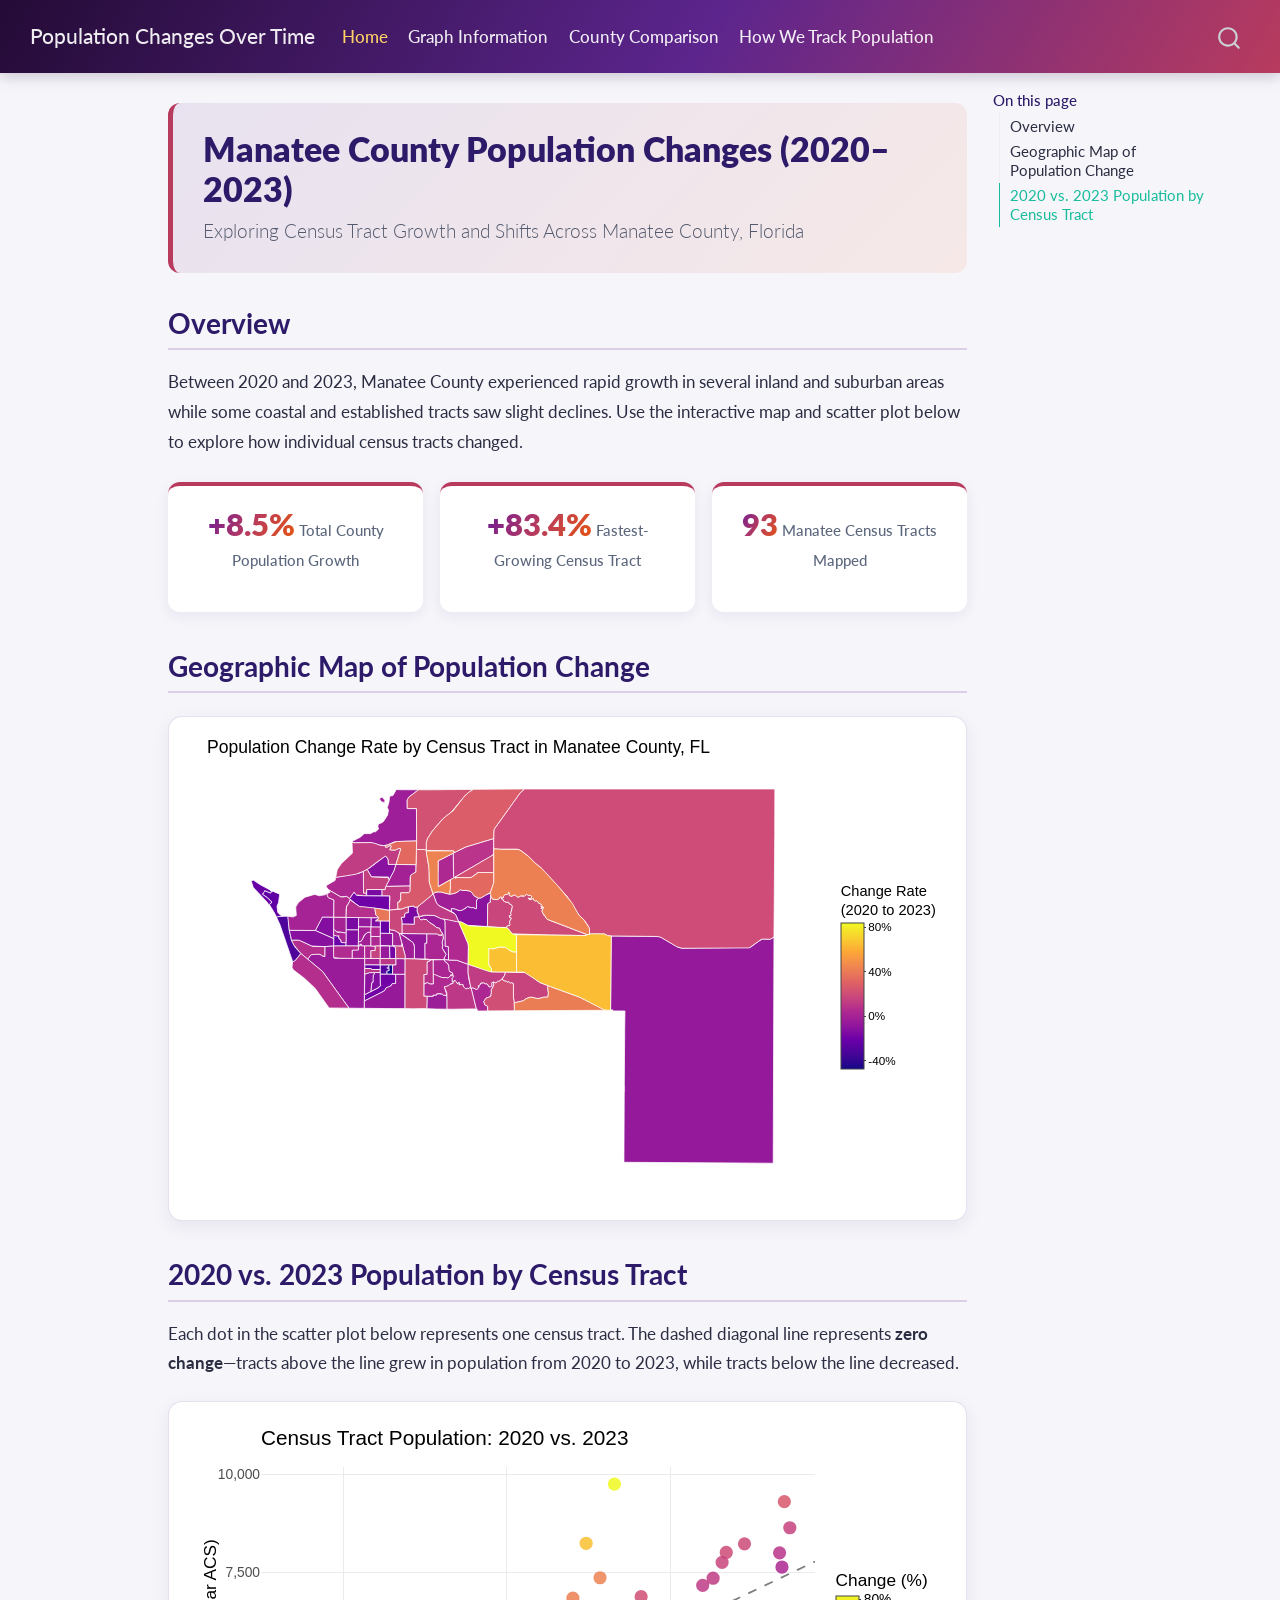
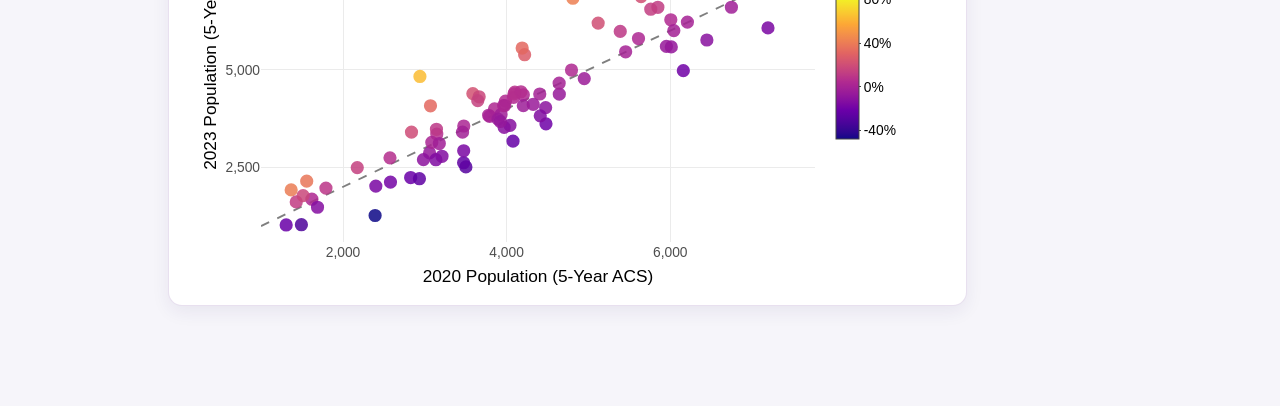
<file: index.html>
<!DOCTYPE html>
<html xmlns="http://www.w3.org/1999/xhtml" lang="en" xml:lang="en"><head>

<meta charset="utf-8">
<meta name="generator" content="quarto-1.10.19">

<meta name="viewport" content="width=device-width, initial-scale=1.0, user-scalable=yes">


<title>Manatee County Population Changes (2020–2023) – Population Changes Over Time</title>
<style>
/* Default styles provided by pandoc.
** See https://pandoc.org/MANUAL.html#variables-for-html for config info.
*/
span.smallcaps{font-variant: small-caps;}
div.columns{display: flex; gap: 1.5em;}
div.column{flex: auto;}
@media screen {
div.columns{gap: min(4vw, 1.5em);}
div.column{overflow-x: auto;}
}
div.hanging-indent{margin-left: 1.5em; text-indent: -1.5em;}
ul.task-list{list-style: none;}
ul.task-list li input[type="checkbox"] {
  width: 0.8em;
  margin: 0 0.8em 0.2em -1em; /* quarto-specific, see https://github.com/quarto-dev/quarto-cli/issues/4556 */ 
  vertical-align: middle;
}
</style>


<script src="site_libs/quarto-nav/quarto-nav.js"></script>
<script src="site_libs/quarto-nav/headroom.min.js"></script>
<script src="site_libs/clipboard/clipboard.min.js"></script>
<script src="site_libs/quarto-search/autocomplete.umd.js"></script>
<script src="site_libs/quarto-search/fuse.min.js"></script>
<script src="site_libs/quarto-search/quarto-search.js"></script>
<meta name="quarto:offset" content="./">
<script src="site_libs/quarto-html/quarto.js" type="module"></script>
<script src="site_libs/quarto-html/tabsets/tabsets.js" type="module"></script>
<script src="site_libs/quarto-html/popper.min.js"></script>
<script src="site_libs/quarto-html/tippy.umd.min.js"></script>
<script src="site_libs/quarto-html/anchor.min.js"></script>
<link href="site_libs/quarto-html/tippy.css" rel="stylesheet">
<link href="site_libs/quarto-html/quarto-syntax-highlighting-bf27225e3a48a9273f3daa8f8e829971.css" rel="stylesheet" id="quarto-text-highlighting-styles">
<script src="site_libs/bootstrap/bootstrap.min.js"></script>
<link href="site_libs/bootstrap/bootstrap-icons.css" rel="stylesheet">
<link href="site_libs/bootstrap/bootstrap-c525ae345336d65948d2a315d2ce3f47.min.css" rel="stylesheet" append-hash="true" id="quarto-bootstrap" data-mode="light">
<script id="quarto-search-options" type="application/json">{
  "location": "navbar",
  "copy-button": false,
  "collapse-after": 3,
  "panel-placement": "end",
  "type": "overlay",
  "limit": 50,
  "keyboard-shortcut": [
    "f",
    "/",
    "s"
  ],
  "show-item-context": false,
  "language": {
    "search-no-results-text": "No results",
    "search-matching-documents-text": "matching documents",
    "search-copy-link-title": "Copy link to search",
    "search-hide-matches-text": "Hide additional matches",
    "search-more-match-text": "more match in this document",
    "search-more-matches-text": "more matches in this document",
    "search-clear-button-title": "Clear",
    "search-text-placeholder": "",
    "search-detached-cancel-button-title": "Cancel",
    "search-submit-button-title": "Submit",
    "search-label": "Search"
  }
}</script>
<style>html{ scroll-behavior: smooth; }</style>
<link href="site_libs/htmltools-fill-0.5.9/fill.css" rel="stylesheet">
<script src="site_libs/htmlwidgets-1.6.4/htmlwidgets.js"></script>
<script src="site_libs/plotly-binding-4.12.1/plotly.js"></script>
<script src="site_libs/typedarray-0.1/typedarray.min.js"></script>
<script src="site_libs/jquery-3.5.1/jquery.min.js"></script>
<link href="site_libs/crosstalk-1.2.2/css/crosstalk.min.css" rel="stylesheet">
<script src="site_libs/crosstalk-1.2.2/js/crosstalk.min.js"></script>
<link href="site_libs/plotly-htmlwidgets-css-2.25.2/plotly-htmlwidgets.css" rel="stylesheet">
<script src="site_libs/plotly-main-2.25.2/plotly-latest.min.js"></script>


<link rel="stylesheet" href="styles.css">
</head>

<body class="nav-fixed quarto-light">

<div id="quarto-search-results"></div>
  <header id="quarto-header" class="headroom fixed-top">
    <nav class="navbar navbar-expand-lg " data-bs-theme="dark">
      <div class="navbar-container container-fluid">
      <div class="navbar-brand-container mx-auto">
    <a class="navbar-brand" href="./index.html">
    <span class="navbar-title">Population Changes Over Time</span>
    </a>
  </div>
            <div id="quarto-search" class="" title="Search"></div>
          <button class="navbar-toggler" type="button" data-bs-toggle="collapse" data-bs-target="#navbarCollapse" aria-controls="navbarCollapse" role="menu" aria-expanded="false" aria-label="Toggle navigation" onclick="if (window.quartoToggleHeadroom) { window.quartoToggleHeadroom(); }">
  <span class="navbar-toggler-icon"></span>
</button>
          <div class="collapse navbar-collapse" id="navbarCollapse">
            <ul class="navbar-nav navbar-nav-scroll me-auto">
  <li class="nav-item">
    <a class="nav-link active" href="./index.html" aria-current="page"> 
<span class="menu-text">Home</span></a>
  </li>  
  <li class="nav-item">
    <a class="nav-link" href="./about.html"> 
<span class="menu-text">Graph Information</span></a>
  </li>  
  <li class="nav-item">
    <a class="nav-link" href="./compare.html"> 
<span class="menu-text">County Comparison</span></a>
  </li>  
  <li class="nav-item">
    <a class="nav-link" href="./info.html"> 
<span class="menu-text">How We Track Population</span></a>
  </li>  
</ul>
          </div> <!-- /navcollapse -->
            <div class="quarto-navbar-tools">
</div>
      </div> <!-- /container-fluid -->
    </nav>
</header>
<!-- content -->
<div id="quarto-content" class="quarto-container page-columns page-rows-contents page-layout-article page-navbar">
<!-- sidebar -->
<!-- margin-sidebar -->
    <div id="quarto-margin-sidebar" class="sidebar margin-sidebar">
        <nav id="TOC" role="doc-toc" class="toc-active">
    <h2 id="toc-title">On this page</h2>
   
  <ul>
  <li><a href="#overview" id="toc-overview" class="nav-link active" data-scroll-target="#overview">Overview</a></li>
  <li><a href="#geographic-map-of-population-change" id="toc-geographic-map-of-population-change" class="nav-link" data-scroll-target="#geographic-map-of-population-change">Geographic Map of Population Change</a></li>
  <li><a href="#vs.-2023-population-by-census-tract" id="toc-vs.-2023-population-by-census-tract" class="nav-link" data-scroll-target="#vs.-2023-population-by-census-tract">2020 vs.&nbsp;2023 Population by Census Tract</a></li>
  </ul>
</nav>
    </div>
<!-- main -->
<main class="content" id="quarto-document-content">

<header id="title-block-header" class="quarto-title-block default">
<div class="quarto-title">
<h1 class="title">Manatee County Population Changes (2020–2023)</h1>
<p class="subtitle lead">Exploring Census Tract Growth and Shifts Across Manatee County, Florida</p>
</div>



<div class="quarto-title-meta">

    
  
    
  </div>
  


</header>


<section id="overview" class="level2">
<h2 class="anchored" data-anchor-id="overview">Overview</h2>
<p>Between 2020 and 2023, Manatee County experienced rapid growth in several inland and suburban areas while some coastal and established tracts saw slight declines. Use the interactive map and scatter plot below to explore how individual census tracts changed.</p>
<div class="stat-grid">
<div class="stat-card">
<p><span class="stat-value">+8.5%</span> <span class="stat-label">Total County Population Growth</span></p>
</div>
<div class="stat-card">
<p><span class="stat-value">+83.4%</span> <span class="stat-label">Fastest-Growing Census Tract</span></p>
</div>
<div class="stat-card">
<p><span class="stat-value">93</span> <span class="stat-label">Manatee Census Tracts Mapped</span></p>
</div>
</div>
</section>
<section id="geographic-map-of-population-change" class="level2">
<h2 class="anchored" data-anchor-id="geographic-map-of-population-change">Geographic Map of Population Change</h2>
<div class="cell">
<div class="cell-output-display">
<div class="plotly html-widget html-fill-item" id="htmlwidget-d0d81a2fc812453d1208" style="width:100%;height:464px;"></div>
<script type="application/json" data-for="htmlwidget-d0d81a2fc812453d1208">{"x":{"data":[{"x":[-82.700000000000017,-82.700000000000017,-82.700000000000017,-82.700000000000017,-82.700000000000017,-82.700000000000017,-82.700000000000017,-82.700000000000017,-82.700000000000017,-82.700000000000017,-82.700000000000017,-82.700000000000017,-82.700000000000017,-82.700000000000017,-82.700000000000017,-82.700000000000017,-82.700000000000017,-82.700000000000017,-82.700000000000017,-82.700000000000017,-82.700000000000017,-82.700000000000017,-82.700000000000017,-82.700000000000017,-82.700000000000017,-82.700000000000017,-82.700000000000017,-82.700000000000017,-82.700000000000017,-82.700000000000017,-82.700000000000017,-82.700000000000017,-82.700000000000017,-82.700000000000017,-82.700000000000017,-82.700000000000017,-82.700000000000017,-82.700000000000017,-82.700000000000017,-82.700000000000017,-82.700000000000017,-82.700000000000017,-82.700000000000017,-82.700000000000017,-82.700000000000017,-82.700000000000017,-82.700000000000017,-82.700000000000017,-82.700000000000017,-82.700000000000017,-82.700000000000017,-82.700000000000017,-82.700000000000017,-82.700000000000017,-82.700000000000017,-82.700000000000017,-82.700000000000017,-82.700000000000017,-82.700000000000017,-82.700000000000017,-82.700000000000017,-82.700000000000017,-82.700000000000017,-82.700000000000017,-82.700000000000017,-82.700000000000017,-82.700000000000017,-82.700000000000017,-82.700000000000017,-82.700000000000017,-82.700000000000017,-82.700000000000017,-82.700000000000017,-82.700000000000017,-82.700000000000017,-82.700000000000017,-82.700000000000017,-82.700000000000017,-82.700000000000017,-82.700000000000017,-82.700000000000017,null,-82.600000000000009,-82.600000000000009,-82.600000000000009,-82.600000000000009,-82.600000000000009,-82.600000000000009,-82.600000000000009,-82.600000000000009,-82.600000000000009,-82.600000000000009,-82.600000000000009,-82.600000000000009,-82.600000000000009,-82.600000000000009,-82.600000000000009,-82.600000000000009,-82.600000000000009,-82.600000000000009,-82.600000000000009,-82.600000000000009,-82.600000000000009,-82.600000000000009,-82.600000000000009,-82.600000000000009,-82.600000000000009,-82.600000000000009,-82.600000000000009,-82.600000000000009,-82.600000000000009,-82.600000000000009,-82.600000000000009,-82.600000000000009,-82.600000000000009,-82.600000000000009,-82.600000000000009,-82.600000000000009,-82.600000000000009,-82.600000000000009,-82.600000000000009,-82.600000000000009,-82.600000000000009,-82.600000000000009,-82.600000000000009,-82.600000000000009,-82.600000000000009,-82.600000000000009,-82.600000000000009,-82.600000000000009,-82.600000000000009,-82.600000000000009,-82.600000000000009,-82.600000000000009,-82.600000000000009,-82.600000000000009,-82.600000000000009,-82.600000000000009,-82.600000000000009,-82.600000000000009,-82.600000000000009,-82.600000000000009,-82.600000000000009,-82.600000000000009,-82.600000000000009,-82.600000000000009,-82.600000000000009,-82.600000000000009,-82.600000000000009,-82.600000000000009,-82.600000000000009,-82.600000000000009,-82.600000000000009,-82.600000000000009,-82.600000000000009,-82.600000000000009,-82.600000000000009,-82.600000000000009,-82.600000000000009,-82.600000000000009,-82.600000000000009,-82.600000000000009,-82.600000000000009,null,-82.5,-82.5,-82.5,-82.5,-82.5,-82.5,-82.5,-82.5,-82.5,-82.5,-82.5,-82.5,-82.5,-82.5,-82.5,-82.5,-82.5,-82.5,-82.5,-82.5,-82.5,-82.5,-82.5,-82.5,-82.5,-82.5,-82.5,-82.5,-82.5,-82.5,-82.5,-82.5,-82.5,-82.5,-82.5,-82.5,-82.5,-82.5,-82.5,-82.5,-82.5,-82.5,-82.5,-82.5,-82.5,-82.5,-82.5,-82.5,-82.5,-82.5,-82.5,-82.5,-82.5,-82.5,-82.5,-82.5,-82.5,-82.5,-82.5,-82.5,-82.5,-82.5,-82.5,-82.5,-82.5,-82.5,-82.5,-82.5,-82.5,-82.5,-82.5,-82.5,-82.5,-82.5,-82.5,-82.5,-82.5,-82.5,-82.5,-82.5,-82.5,null,-82.400000000000006,-82.400000000000006,-82.400000000000006,-82.400000000000006,-82.400000000000006,-82.400000000000006,-82.400000000000006,-82.400000000000006,-82.400000000000006,-82.400000000000006,-82.400000000000006,-82.400000000000006,-82.400000000000006,-82.400000000000006,-82.400000000000006,-82.400000000000006,-82.400000000000006,-82.400000000000006,-82.400000000000006,-82.400000000000006,-82.400000000000006,-82.400000000000006,-82.400000000000006,-82.400000000000006,-82.400000000000006,-82.400000000000006,-82.400000000000006,-82.400000000000006,-82.400000000000006,-82.400000000000006,-82.400000000000006,-82.400000000000006,-82.400000000000006,-82.400000000000006,-82.400000000000006,-82.400000000000006,-82.400000000000006,-82.400000000000006,-82.400000000000006,-82.400000000000006,-82.400000000000006,-82.400000000000006,-82.400000000000006,-82.400000000000006,-82.400000000000006,-82.400000000000006,-82.400000000000006,-82.400000000000006,-82.400000000000006,-82.400000000000006,-82.400000000000006,-82.400000000000006,-82.400000000000006,-82.400000000000006,-82.400000000000006,-82.400000000000006,-82.400000000000006,-82.400000000000006,-82.400000000000006,-82.400000000000006,-82.400000000000006,-82.400000000000006,-82.400000000000006,-82.400000000000006,-82.400000000000006,-82.400000000000006,-82.400000000000006,-82.400000000000006,-82.400000000000006,-82.400000000000006,-82.400000000000006,-82.400000000000006,-82.400000000000006,-82.400000000000006,-82.400000000000006,-82.400000000000006,-82.400000000000006,-82.400000000000006,-82.400000000000006,-82.400000000000006,-82.400000000000006,null,-82.300000000000011,-82.300000000000011,-82.300000000000011,-82.300000000000011,-82.300000000000011,-82.300000000000011,-82.300000000000011,-82.300000000000011,-82.300000000000011,-82.300000000000011,-82.300000000000011,-82.300000000000011,-82.300000000000011,-82.300000000000011,-82.300000000000011,-82.300000000000011,-82.300000000000011,-82.300000000000011,-82.300000000000011,-82.300000000000011,-82.300000000000011,-82.300000000000011,-82.300000000000011,-82.300000000000011,-82.300000000000011,-82.300000000000011,-82.300000000000011,-82.300000000000011,-82.300000000000011,-82.300000000000011,-82.300000000000011,-82.300000000000011,-82.300000000000011,-82.300000000000011,-82.300000000000011,-82.300000000000011,-82.300000000000011,-82.300000000000011,-82.300000000000011,-82.300000000000011,-82.300000000000011,-82.300000000000011,-82.300000000000011,-82.300000000000011,-82.300000000000011,-82.300000000000011,-82.300000000000011,-82.300000000000011,-82.300000000000011,-82.300000000000011,-82.300000000000011,-82.300000000000011,-82.300000000000011,-82.300000000000011,-82.300000000000011,-82.300000000000011,-82.300000000000011,-82.300000000000011,-82.300000000000011,-82.300000000000011,-82.300000000000011,-82.300000000000011,-82.300000000000011,-82.300000000000011,-82.300000000000011,-82.300000000000011,-82.300000000000011,-82.300000000000011,-82.300000000000011,-82.300000000000011,-82.300000000000011,-82.300000000000011,-82.300000000000011,-82.300000000000011,-82.300000000000011,-82.300000000000011,-82.300000000000011,-82.300000000000011,-82.300000000000011,-82.300000000000011,-82.300000000000011,null,-82.200000000000003,-82.200000000000003,-82.200000000000003,-82.200000000000003,-82.200000000000003,-82.200000000000003,-82.200000000000003,-82.200000000000003,-82.200000000000003,-82.200000000000003,-82.200000000000003,-82.200000000000003,-82.200000000000003,-82.200000000000003,-82.200000000000003,-82.200000000000003,-82.200000000000003,-82.200000000000003,-82.200000000000003,-82.200000000000003,-82.200000000000003,-82.200000000000003,-82.200000000000003,-82.200000000000003,-82.200000000000003,-82.200000000000003,-82.200000000000003,-82.200000000000003,-82.200000000000003,-82.200000000000003,-82.200000000000003,-82.200000000000003,-82.200000000000003,-82.200000000000003,-82.200000000000003,-82.200000000000003,-82.200000000000003,-82.200000000000003,-82.200000000000003,-82.200000000000003,-82.200000000000003,-82.200000000000003,-82.200000000000003,-82.200000000000003,-82.200000000000003,-82.200000000000003,-82.200000000000003,-82.200000000000003,-82.200000000000003,-82.200000000000003,-82.200000000000003,-82.200000000000003,-82.200000000000003,-82.200000000000003,-82.200000000000003,-82.200000000000003,-82.200000000000003,-82.200000000000003,-82.200000000000003,-82.200000000000003,-82.200000000000003,-82.200000000000003,-82.200000000000003,-82.200000000000003,-82.200000000000003,-82.200000000000003,-82.200000000000003,-82.200000000000003,-82.200000000000003,-82.200000000000003,-82.200000000000003,-82.200000000000003,-82.200000000000003,-82.200000000000003,-82.200000000000003,-82.200000000000003,-82.200000000000003,-82.200000000000003,-82.200000000000003,-82.200000000000003,-82.200000000000003,null,-82.099999999999994,-82.099999999999994,-82.099999999999994,-82.099999999999994,-82.099999999999994,-82.099999999999994,-82.099999999999994,-82.099999999999994,-82.099999999999994,-82.099999999999994,-82.099999999999994,-82.099999999999994,-82.099999999999994,-82.099999999999994,-82.099999999999994,-82.099999999999994,-82.099999999999994,-82.099999999999994,-82.099999999999994,-82.099999999999994,-82.099999999999994,-82.099999999999994,-82.099999999999994,-82.099999999999994,-82.099999999999994,-82.099999999999994,-82.099999999999994,-82.099999999999994,-82.099999999999994,-82.099999999999994,-82.099999999999994,-82.099999999999994,-82.099999999999994,-82.099999999999994,-82.099999999999994,-82.099999999999994,-82.099999999999994,-82.099999999999994,-82.099999999999994,-82.099999999999994,-82.099999999999994,-82.099999999999994,-82.099999999999994,-82.099999999999994,-82.099999999999994,-82.099999999999994,-82.099999999999994,-82.099999999999994,-82.099999999999994,-82.099999999999994,-82.099999999999994,-82.099999999999994,-82.099999999999994,-82.099999999999994,-82.099999999999994,-82.099999999999994,-82.099999999999994,-82.099999999999994,-82.099999999999994,-82.099999999999994,-82.099999999999994,-82.099999999999994,-82.099999999999994,-82.099999999999994,-82.099999999999994,-82.099999999999994,-82.099999999999994,-82.099999999999994,-82.099999999999994,-82.099999999999994,-82.099999999999994,-82.099999999999994,-82.099999999999994,-82.099999999999994,-82.099999999999994,-82.099999999999994,-82.099999999999994,-82.099999999999994,-82.099999999999994,-82.099999999999994,-82.099999999999994,null,-82.780317950000011,-82.775757575757581,-82.767676767676775,-82.75959595959597,-82.751515151515164,-82.743434343434359,-82.735353535353539,-82.727272727272734,-82.719191919191928,-82.711111111111123,-82.703030303030317,-82.694949494949512,-82.686868686868692,-82.678787878787887,-82.670707070707081,-82.662626262626276,-82.65454545454547,-82.646464646464651,-82.638383838383845,-82.63030303030304,-82.622222222222234,-82.614141414141429,-82.606060606060609,-82.597979797979804,-82.589898989898998,-82.581818181818193,-82.573737373737387,-82.565656565656568,-82.557575757575762,-82.549494949494957,-82.541414141414151,-82.533333333333346,-82.525252525252526,-82.517171717171721,-82.509090909090915,-82.50101010101011,-82.492929292929304,-82.484848484848499,-82.476767676767679,-82.468686868686873,-82.460606060606068,-82.452525252525263,-82.444444444444457,-82.436363636363637,-82.428282828282832,-82.420202020202026,-82.412121212121221,-82.404040404040416,-82.395959595959596,-82.38787878787879,-82.379797979797985,-82.371717171717179,-82.363636363636374,-82.355555555555554,-82.347474747474749,-82.339393939393943,-82.331313131313138,-82.323232323232332,-82.315151515151513,-82.307070707070707,-82.298989898989902,-82.290909090909096,-82.282828282828291,-82.274747474747485,-82.266666666666666,-82.25858585858586,-82.250505050505055,-82.242424242424249,-82.234343434343444,-82.226262626262624,-82.218181818181819,-82.210101010101013,-82.202020202020208,-82.193939393939402,-82.185858585858583,-82.177777777777777,-82.169696969696972,-82.161616161616166,-82.153535353535361,-82.145454545454541,-82.137373737373736,-82.12929292929293,-82.121212121212125,-82.113131313131319,-82.105050505050514,-82.096969696969694,-82.088888888888889,-82.080808080808083,-82.072727272727278,-82.064646464646472,-82.056565656565652,-82.048484848484847,-82.040404040404042,-82.032323232323236,-82.024242424242431,-82.019779049999997,null,-82.780317950000011,-82.775757575757581,-82.767676767676775,-82.75959595959597,-82.751515151515164,-82.743434343434359,-82.735353535353539,-82.727272727272734,-82.719191919191928,-82.711111111111123,-82.703030303030317,-82.694949494949512,-82.686868686868692,-82.678787878787887,-82.670707070707081,-82.662626262626276,-82.65454545454547,-82.646464646464651,-82.638383838383845,-82.63030303030304,-82.622222222222234,-82.614141414141429,-82.606060606060609,-82.597979797979804,-82.589898989898998,-82.581818181818193,-82.573737373737387,-82.565656565656568,-82.557575757575762,-82.549494949494957,-82.541414141414151,-82.533333333333346,-82.525252525252526,-82.517171717171721,-82.509090909090915,-82.50101010101011,-82.492929292929304,-82.484848484848499,-82.476767676767679,-82.468686868686873,-82.460606060606068,-82.452525252525263,-82.444444444444457,-82.436363636363637,-82.428282828282832,-82.420202020202026,-82.412121212121221,-82.404040404040416,-82.395959595959596,-82.38787878787879,-82.379797979797985,-82.371717171717179,-82.363636363636374,-82.355555555555554,-82.347474747474749,-82.339393939393943,-82.331313131313138,-82.323232323232332,-82.315151515151513,-82.307070707070707,-82.298989898989902,-82.290909090909096,-82.282828282828291,-82.274747474747485,-82.266666666666666,-82.25858585858586,-82.250505050505055,-82.242424242424249,-82.234343434343444,-82.226262626262624,-82.218181818181819,-82.210101010101013,-82.202020202020208,-82.193939393939402,-82.185858585858583,-82.177777777777777,-82.169696969696972,-82.161616161616166,-82.153535353535361,-82.145454545454541,-82.137373737373736,-82.12929292929293,-82.121212121212125,-82.113131313131319,-82.105050505050514,-82.096969696969694,-82.088888888888889,-82.080808080808083,-82.072727272727278,-82.064646464646472,-82.056565656565652,-82.048484848484847,-82.040404040404042,-82.032323232323236,-82.024242424242431,-82.019779049999997,null,-82.780317950000011,-82.775757575757581,-82.767676767676775,-82.75959595959597,-82.751515151515164,-82.743434343434359,-82.735353535353539,-82.727272727272734,-82.719191919191928,-82.711111111111123,-82.703030303030317,-82.694949494949512,-82.686868686868692,-82.678787878787887,-82.670707070707081,-82.662626262626276,-82.65454545454547,-82.646464646464651,-82.638383838383845,-82.63030303030304,-82.622222222222234,-82.614141414141429,-82.606060606060609,-82.597979797979804,-82.589898989898998,-82.581818181818193,-82.573737373737387,-82.565656565656568,-82.557575757575762,-82.549494949494957,-82.541414141414151,-82.533333333333346,-82.525252525252526,-82.517171717171721,-82.509090909090915,-82.50101010101011,-82.492929292929304,-82.484848484848499,-82.476767676767679,-82.468686868686873,-82.460606060606068,-82.452525252525263,-82.444444444444457,-82.436363636363637,-82.428282828282832,-82.420202020202026,-82.412121212121221,-82.404040404040416,-82.395959595959596,-82.38787878787879,-82.379797979797985,-82.371717171717179,-82.363636363636374,-82.355555555555554,-82.347474747474749,-82.339393939393943,-82.331313131313138,-82.323232323232332,-82.315151515151513,-82.307070707070707,-82.298989898989902,-82.290909090909096,-82.282828282828291,-82.274747474747485,-82.266666666666666,-82.25858585858586,-82.250505050505055,-82.242424242424249,-82.234343434343444,-82.226262626262624,-82.218181818181819,-82.210101010101013,-82.202020202020208,-82.193939393939402,-82.185858585858583,-82.177777777777777,-82.169696969696972,-82.161616161616166,-82.153535353535361,-82.145454545454541,-82.137373737373736,-82.12929292929293,-82.121212121212125,-82.113131313131319,-82.105050505050514,-82.096969696969694,-82.088888888888889,-82.080808080808083,-82.072727272727278,-82.064646464646472,-82.056565656565652,-82.048484848484847,-82.040404040404042,-82.032323232323236,-82.024242424242431,-82.019779049999997,null,-82.780317950000011,-82.775757575757581,-82.767676767676775,-82.75959595959597,-82.751515151515164,-82.743434343434359,-82.735353535353539,-82.727272727272734,-82.719191919191928,-82.711111111111123,-82.703030303030317,-82.694949494949512,-82.686868686868692,-82.678787878787887,-82.670707070707081,-82.662626262626276,-82.65454545454547,-82.646464646464651,-82.638383838383845,-82.63030303030304,-82.622222222222234,-82.614141414141429,-82.606060606060609,-82.597979797979804,-82.589898989898998,-82.581818181818193,-82.573737373737387,-82.565656565656568,-82.557575757575762,-82.549494949494957,-82.541414141414151,-82.533333333333346,-82.525252525252526,-82.517171717171721,-82.509090909090915,-82.50101010101011,-82.492929292929304,-82.484848484848499,-82.476767676767679,-82.468686868686873,-82.460606060606068,-82.452525252525263,-82.444444444444457,-82.436363636363637,-82.428282828282832,-82.420202020202026,-82.412121212121221,-82.404040404040416,-82.395959595959596,-82.38787878787879,-82.379797979797985,-82.371717171717179,-82.363636363636374,-82.355555555555554,-82.347474747474749,-82.339393939393943,-82.331313131313138,-82.323232323232332,-82.315151515151513,-82.307070707070707,-82.298989898989902,-82.290909090909096,-82.282828282828291,-82.274747474747485,-82.266666666666666,-82.25858585858586,-82.250505050505055,-82.242424242424249,-82.234343434343444,-82.226262626262624,-82.218181818181819,-82.210101010101013,-82.202020202020208,-82.193939393939402,-82.185858585858583,-82.177777777777777,-82.169696969696972,-82.161616161616166,-82.153535353535361,-82.145454545454541,-82.137373737373736,-82.12929292929293,-82.121212121212125,-82.113131313131319,-82.105050505050514,-82.096969696969694,-82.088888888888889,-82.080808080808083,-82.072727272727278,-82.064646464646472,-82.056565656565652,-82.048484848484847,-82.040404040404042,-82.032323232323236,-82.024242424242431,-82.019779049999997,null,-82.780317950000011,-82.775757575757581,-82.767676767676775,-82.75959595959597,-82.751515151515164,-82.743434343434359,-82.735353535353539,-82.727272727272734,-82.719191919191928,-82.711111111111123,-82.703030303030317,-82.694949494949512,-82.686868686868692,-82.678787878787887,-82.670707070707081,-82.662626262626276,-82.65454545454547,-82.646464646464651,-82.638383838383845,-82.63030303030304,-82.622222222222234,-82.614141414141429,-82.606060606060609,-82.597979797979804,-82.589898989898998,-82.581818181818193,-82.573737373737387,-82.565656565656568,-82.557575757575762,-82.549494949494957,-82.541414141414151,-82.533333333333346,-82.525252525252526,-82.517171717171721,-82.509090909090915,-82.50101010101011,-82.492929292929304,-82.484848484848499,-82.476767676767679,-82.468686868686873,-82.460606060606068,-82.452525252525263,-82.444444444444457,-82.436363636363637,-82.428282828282832,-82.420202020202026,-82.412121212121221,-82.404040404040416,-82.395959595959596,-82.38787878787879,-82.379797979797985,-82.371717171717179,-82.363636363636374,-82.355555555555554,-82.347474747474749,-82.339393939393943,-82.331313131313138,-82.323232323232332,-82.315151515151513,-82.307070707070707,-82.298989898989902,-82.290909090909096,-82.282828282828291,-82.274747474747485,-82.266666666666666,-82.25858585858586,-82.250505050505055,-82.242424242424249,-82.234343434343444,-82.226262626262624,-82.218181818181819,-82.210101010101013,-82.202020202020208,-82.193939393939402,-82.185858585858583,-82.177777777777777,-82.169696969696972,-82.161616161616166,-82.153535353535361,-82.145454545454541,-82.137373737373736,-82.12929292929293,-82.121212121212125,-82.113131313131319,-82.105050505050514,-82.096969696969694,-82.088888888888889,-82.080808080808083,-82.072727272727278,-82.064646464646472,-82.056565656565652,-82.048484848484847,-82.040404040404042,-82.032323232323236,-82.024242424242431,-82.019779049999997],"y":[27.185823449999997,27.190909090909091,27.196969696969699,27.203030303030303,27.209090909090911,27.215151515151518,27.221212121212123,27.22727272727273,27.233333333333334,27.239393939393942,27.245454545454546,27.251515151515154,27.257575757575758,27.263636363636365,27.269696969696973,27.275757575757577,27.281818181818185,27.287878787878789,27.293939393939397,27.300000000000001,27.306060606060608,27.312121212121212,27.31818181818182,27.324242424242428,27.330303030303032,27.33636363636364,27.342424242424244,27.348484848484851,27.354545454545455,27.360606060606063,27.366666666666667,27.372727272727275,27.378787878787882,27.384848484848487,27.390909090909094,27.396969696969698,27.403030303030306,27.40909090909091,27.415151515151518,27.421212121212122,27.427272727272729,27.433333333333337,27.439393939393941,27.445454545454549,27.451515151515153,27.457575757575761,27.463636363636365,27.469696969696972,27.475757575757576,27.481818181818184,27.487878787878792,27.493939393939396,27.500000000000004,27.506060606060608,27.512121212121215,27.518181818181819,27.524242424242427,27.530303030303031,27.536363636363639,27.542424242424246,27.548484848484851,27.554545454545458,27.560606060606062,27.56666666666667,27.572727272727274,27.578787878787882,27.584848484848486,27.590909090909093,27.596969696969701,27.603030303030305,27.609090909090913,27.615151515151517,27.621212121212125,27.627272727272729,27.633333333333336,27.639393939393941,27.645454545454548,27.651515151515156,27.65757575757576,27.663636363636368,27.668625550000002,null,27.185823449999997,27.190909090909091,27.196969696969699,27.203030303030303,27.209090909090911,27.215151515151518,27.221212121212123,27.22727272727273,27.233333333333334,27.239393939393942,27.245454545454546,27.251515151515154,27.257575757575758,27.263636363636365,27.269696969696973,27.275757575757577,27.281818181818185,27.287878787878789,27.293939393939397,27.300000000000001,27.306060606060608,27.312121212121212,27.31818181818182,27.324242424242428,27.330303030303032,27.33636363636364,27.342424242424244,27.348484848484851,27.354545454545455,27.360606060606063,27.366666666666667,27.372727272727275,27.378787878787882,27.384848484848487,27.390909090909094,27.396969696969698,27.403030303030306,27.40909090909091,27.415151515151518,27.421212121212122,27.427272727272729,27.433333333333337,27.439393939393941,27.445454545454549,27.451515151515153,27.457575757575761,27.463636363636365,27.469696969696972,27.475757575757576,27.481818181818184,27.487878787878792,27.493939393939396,27.500000000000004,27.506060606060608,27.512121212121215,27.518181818181819,27.524242424242427,27.530303030303031,27.536363636363639,27.542424242424246,27.548484848484851,27.554545454545458,27.560606060606062,27.56666666666667,27.572727272727274,27.578787878787882,27.584848484848486,27.590909090909093,27.596969696969701,27.603030303030305,27.609090909090913,27.615151515151517,27.621212121212125,27.627272727272729,27.633333333333336,27.639393939393941,27.645454545454548,27.651515151515156,27.65757575757576,27.663636363636368,27.668625550000002,null,27.185823449999997,27.190909090909091,27.196969696969699,27.203030303030303,27.209090909090911,27.215151515151518,27.221212121212123,27.22727272727273,27.233333333333334,27.239393939393942,27.245454545454546,27.251515151515154,27.257575757575758,27.263636363636365,27.269696969696973,27.275757575757577,27.281818181818185,27.287878787878789,27.293939393939397,27.300000000000001,27.306060606060608,27.312121212121212,27.31818181818182,27.324242424242428,27.330303030303032,27.33636363636364,27.342424242424244,27.348484848484851,27.354545454545455,27.360606060606063,27.366666666666667,27.372727272727275,27.378787878787882,27.384848484848487,27.390909090909094,27.396969696969698,27.403030303030306,27.40909090909091,27.415151515151518,27.421212121212122,27.427272727272729,27.433333333333337,27.439393939393941,27.445454545454549,27.451515151515153,27.457575757575761,27.463636363636365,27.469696969696972,27.475757575757576,27.481818181818184,27.487878787878792,27.493939393939396,27.500000000000004,27.506060606060608,27.512121212121215,27.518181818181819,27.524242424242427,27.530303030303031,27.536363636363639,27.542424242424246,27.548484848484851,27.554545454545458,27.560606060606062,27.56666666666667,27.572727272727274,27.578787878787882,27.584848484848486,27.590909090909093,27.596969696969701,27.603030303030305,27.609090909090913,27.615151515151517,27.621212121212125,27.627272727272729,27.633333333333336,27.639393939393941,27.645454545454548,27.651515151515156,27.65757575757576,27.663636363636368,27.668625550000002,null,27.185823449999997,27.190909090909091,27.196969696969699,27.203030303030303,27.209090909090911,27.215151515151518,27.221212121212123,27.22727272727273,27.233333333333334,27.239393939393942,27.245454545454546,27.251515151515154,27.257575757575758,27.263636363636365,27.269696969696973,27.275757575757577,27.281818181818185,27.287878787878789,27.293939393939397,27.300000000000001,27.306060606060608,27.312121212121212,27.31818181818182,27.324242424242428,27.330303030303032,27.33636363636364,27.342424242424244,27.348484848484851,27.354545454545455,27.360606060606063,27.366666666666667,27.372727272727275,27.378787878787882,27.384848484848487,27.390909090909094,27.396969696969698,27.403030303030306,27.40909090909091,27.415151515151518,27.421212121212122,27.427272727272729,27.433333333333337,27.439393939393941,27.445454545454549,27.451515151515153,27.457575757575761,27.463636363636365,27.469696969696972,27.475757575757576,27.481818181818184,27.487878787878792,27.493939393939396,27.500000000000004,27.506060606060608,27.512121212121215,27.518181818181819,27.524242424242427,27.530303030303031,27.536363636363639,27.542424242424246,27.548484848484851,27.554545454545458,27.560606060606062,27.56666666666667,27.572727272727274,27.578787878787882,27.584848484848486,27.590909090909093,27.596969696969701,27.603030303030305,27.609090909090913,27.615151515151517,27.621212121212125,27.627272727272729,27.633333333333336,27.639393939393941,27.645454545454548,27.651515151515156,27.65757575757576,27.663636363636368,27.668625550000002,null,27.185823449999997,27.190909090909091,27.196969696969699,27.203030303030303,27.209090909090911,27.215151515151518,27.221212121212123,27.22727272727273,27.233333333333334,27.239393939393942,27.245454545454546,27.251515151515154,27.257575757575758,27.263636363636365,27.269696969696973,27.275757575757577,27.281818181818185,27.287878787878789,27.293939393939397,27.300000000000001,27.306060606060608,27.312121212121212,27.31818181818182,27.324242424242428,27.330303030303032,27.33636363636364,27.342424242424244,27.348484848484851,27.354545454545455,27.360606060606063,27.366666666666667,27.372727272727275,27.378787878787882,27.384848484848487,27.390909090909094,27.396969696969698,27.403030303030306,27.40909090909091,27.415151515151518,27.421212121212122,27.427272727272729,27.433333333333337,27.439393939393941,27.445454545454549,27.451515151515153,27.457575757575761,27.463636363636365,27.469696969696972,27.475757575757576,27.481818181818184,27.487878787878792,27.493939393939396,27.500000000000004,27.506060606060608,27.512121212121215,27.518181818181819,27.524242424242427,27.530303030303031,27.536363636363639,27.542424242424246,27.548484848484851,27.554545454545458,27.560606060606062,27.56666666666667,27.572727272727274,27.578787878787882,27.584848484848486,27.590909090909093,27.596969696969701,27.603030303030305,27.609090909090913,27.615151515151517,27.621212121212125,27.627272727272729,27.633333333333336,27.639393939393941,27.645454545454548,27.651515151515156,27.65757575757576,27.663636363636368,27.668625550000002,null,27.185823449999997,27.190909090909091,27.196969696969699,27.203030303030303,27.209090909090911,27.215151515151518,27.221212121212123,27.22727272727273,27.233333333333334,27.239393939393942,27.245454545454546,27.251515151515154,27.257575757575758,27.263636363636365,27.269696969696973,27.275757575757577,27.281818181818185,27.287878787878789,27.293939393939397,27.300000000000001,27.306060606060608,27.312121212121212,27.31818181818182,27.324242424242428,27.330303030303032,27.33636363636364,27.342424242424244,27.348484848484851,27.354545454545455,27.360606060606063,27.366666666666667,27.372727272727275,27.378787878787882,27.384848484848487,27.390909090909094,27.396969696969698,27.403030303030306,27.40909090909091,27.415151515151518,27.421212121212122,27.427272727272729,27.433333333333337,27.439393939393941,27.445454545454549,27.451515151515153,27.457575757575761,27.463636363636365,27.469696969696972,27.475757575757576,27.481818181818184,27.487878787878792,27.493939393939396,27.500000000000004,27.506060606060608,27.512121212121215,27.518181818181819,27.524242424242427,27.530303030303031,27.536363636363639,27.542424242424246,27.548484848484851,27.554545454545458,27.560606060606062,27.56666666666667,27.572727272727274,27.578787878787882,27.584848484848486,27.590909090909093,27.596969696969701,27.603030303030305,27.609090909090913,27.615151515151517,27.621212121212125,27.627272727272729,27.633333333333336,27.639393939393941,27.645454545454548,27.651515151515156,27.65757575757576,27.663636363636368,27.668625550000002,null,27.185823449999997,27.190909090909091,27.196969696969699,27.203030303030303,27.209090909090911,27.215151515151518,27.221212121212123,27.22727272727273,27.233333333333334,27.239393939393942,27.245454545454546,27.251515151515154,27.257575757575758,27.263636363636365,27.269696969696973,27.275757575757577,27.281818181818185,27.287878787878789,27.293939393939397,27.300000000000001,27.306060606060608,27.312121212121212,27.31818181818182,27.324242424242428,27.330303030303032,27.33636363636364,27.342424242424244,27.348484848484851,27.354545454545455,27.360606060606063,27.366666666666667,27.372727272727275,27.378787878787882,27.384848484848487,27.390909090909094,27.396969696969698,27.403030303030306,27.40909090909091,27.415151515151518,27.421212121212122,27.427272727272729,27.433333333333337,27.439393939393941,27.445454545454549,27.451515151515153,27.457575757575761,27.463636363636365,27.469696969696972,27.475757575757576,27.481818181818184,27.487878787878792,27.493939393939396,27.500000000000004,27.506060606060608,27.512121212121215,27.518181818181819,27.524242424242427,27.530303030303031,27.536363636363639,27.542424242424246,27.548484848484851,27.554545454545458,27.560606060606062,27.56666666666667,27.572727272727274,27.578787878787882,27.584848484848486,27.590909090909093,27.596969696969701,27.603030303030305,27.609090909090913,27.615151515151517,27.621212121212125,27.627272727272729,27.633333333333336,27.639393939393941,27.645454545454548,27.651515151515156,27.65757575757576,27.663636363636368,27.668625550000002,null,27.200000000000003,27.200000000000003,27.200000000000003,27.200000000000003,27.200000000000003,27.200000000000003,27.200000000000003,27.200000000000003,27.200000000000003,27.200000000000003,27.200000000000003,27.200000000000003,27.200000000000003,27.200000000000003,27.200000000000003,27.200000000000003,27.200000000000003,27.200000000000003,27.200000000000003,27.200000000000003,27.200000000000003,27.200000000000003,27.200000000000003,27.200000000000003,27.200000000000003,27.200000000000003,27.200000000000003,27.200000000000003,27.200000000000003,27.200000000000003,27.200000000000003,27.200000000000003,27.200000000000003,27.200000000000003,27.200000000000003,27.200000000000003,27.200000000000003,27.200000000000003,27.200000000000003,27.200000000000003,27.200000000000003,27.200000000000003,27.200000000000003,27.200000000000003,27.200000000000003,27.200000000000003,27.200000000000003,27.200000000000003,27.200000000000003,27.200000000000003,27.200000000000003,27.200000000000003,27.200000000000003,27.200000000000003,27.200000000000003,27.200000000000003,27.200000000000003,27.200000000000003,27.200000000000003,27.200000000000003,27.200000000000003,27.200000000000003,27.200000000000003,27.200000000000003,27.200000000000003,27.200000000000003,27.200000000000003,27.200000000000003,27.200000000000003,27.200000000000003,27.200000000000003,27.200000000000003,27.200000000000003,27.200000000000003,27.200000000000003,27.200000000000003,27.200000000000003,27.200000000000003,27.200000000000003,27.200000000000003,27.200000000000003,27.200000000000003,27.200000000000003,27.200000000000003,27.200000000000003,27.200000000000003,27.200000000000003,27.200000000000003,27.200000000000003,27.200000000000003,27.200000000000003,27.200000000000003,27.200000000000003,27.200000000000003,27.200000000000003,27.200000000000003,null,27.300000000000001,27.300000000000001,27.300000000000001,27.300000000000001,27.300000000000001,27.300000000000001,27.300000000000001,27.300000000000001,27.300000000000001,27.300000000000001,27.300000000000001,27.300000000000001,27.300000000000001,27.300000000000001,27.300000000000001,27.300000000000001,27.300000000000001,27.300000000000001,27.300000000000001,27.300000000000001,27.300000000000001,27.300000000000001,27.300000000000001,27.300000000000001,27.300000000000001,27.300000000000001,27.300000000000001,27.300000000000001,27.300000000000001,27.300000000000001,27.300000000000001,27.300000000000001,27.300000000000001,27.300000000000001,27.300000000000001,27.300000000000001,27.300000000000001,27.300000000000001,27.300000000000001,27.300000000000001,27.300000000000001,27.300000000000001,27.300000000000001,27.300000000000001,27.300000000000001,27.300000000000001,27.300000000000001,27.300000000000001,27.300000000000001,27.300000000000001,27.300000000000001,27.300000000000001,27.300000000000001,27.300000000000001,27.300000000000001,27.300000000000001,27.300000000000001,27.300000000000001,27.300000000000001,27.300000000000001,27.300000000000001,27.300000000000001,27.300000000000001,27.300000000000001,27.300000000000001,27.300000000000001,27.300000000000001,27.300000000000001,27.300000000000001,27.300000000000001,27.300000000000001,27.300000000000001,27.300000000000001,27.300000000000001,27.300000000000001,27.300000000000001,27.300000000000001,27.300000000000001,27.300000000000001,27.300000000000001,27.300000000000001,27.300000000000001,27.300000000000001,27.300000000000001,27.300000000000001,27.300000000000001,27.300000000000001,27.300000000000001,27.300000000000001,27.300000000000001,27.300000000000001,27.300000000000001,27.300000000000001,27.300000000000001,27.300000000000001,27.300000000000001,null,27.400000000000002,27.400000000000002,27.400000000000002,27.400000000000002,27.400000000000002,27.400000000000002,27.400000000000002,27.400000000000002,27.400000000000002,27.400000000000002,27.400000000000002,27.400000000000002,27.400000000000002,27.400000000000002,27.400000000000002,27.400000000000002,27.400000000000002,27.400000000000002,27.400000000000002,27.400000000000002,27.400000000000002,27.400000000000002,27.400000000000002,27.400000000000002,27.400000000000002,27.400000000000002,27.400000000000002,27.400000000000002,27.400000000000002,27.400000000000002,27.400000000000002,27.400000000000002,27.400000000000002,27.400000000000002,27.400000000000002,27.400000000000002,27.400000000000002,27.400000000000002,27.400000000000002,27.400000000000002,27.400000000000002,27.400000000000002,27.400000000000002,27.400000000000002,27.400000000000002,27.400000000000002,27.400000000000002,27.400000000000002,27.400000000000002,27.400000000000002,27.400000000000002,27.400000000000002,27.400000000000002,27.400000000000002,27.400000000000002,27.400000000000002,27.400000000000002,27.400000000000002,27.400000000000002,27.400000000000002,27.400000000000002,27.400000000000002,27.400000000000002,27.400000000000002,27.400000000000002,27.400000000000002,27.400000000000002,27.400000000000002,27.400000000000002,27.400000000000002,27.400000000000002,27.400000000000002,27.400000000000002,27.400000000000002,27.400000000000002,27.400000000000002,27.400000000000002,27.400000000000002,27.400000000000002,27.400000000000002,27.400000000000002,27.400000000000002,27.400000000000002,27.400000000000002,27.400000000000002,27.400000000000002,27.400000000000002,27.400000000000002,27.400000000000002,27.400000000000002,27.400000000000002,27.400000000000002,27.400000000000002,27.400000000000002,27.400000000000002,27.400000000000002,null,27.500000000000004,27.500000000000004,27.500000000000004,27.500000000000004,27.500000000000004,27.500000000000004,27.500000000000004,27.500000000000004,27.500000000000004,27.500000000000004,27.500000000000004,27.500000000000004,27.500000000000004,27.500000000000004,27.500000000000004,27.500000000000004,27.500000000000004,27.500000000000004,27.500000000000004,27.500000000000004,27.500000000000004,27.500000000000004,27.500000000000004,27.500000000000004,27.500000000000004,27.500000000000004,27.500000000000004,27.500000000000004,27.500000000000004,27.500000000000004,27.500000000000004,27.500000000000004,27.500000000000004,27.500000000000004,27.500000000000004,27.500000000000004,27.500000000000004,27.500000000000004,27.500000000000004,27.500000000000004,27.500000000000004,27.500000000000004,27.500000000000004,27.500000000000004,27.500000000000004,27.500000000000004,27.500000000000004,27.500000000000004,27.500000000000004,27.500000000000004,27.500000000000004,27.500000000000004,27.500000000000004,27.500000000000004,27.500000000000004,27.500000000000004,27.500000000000004,27.500000000000004,27.500000000000004,27.500000000000004,27.500000000000004,27.500000000000004,27.500000000000004,27.500000000000004,27.500000000000004,27.500000000000004,27.500000000000004,27.500000000000004,27.500000000000004,27.500000000000004,27.500000000000004,27.500000000000004,27.500000000000004,27.500000000000004,27.500000000000004,27.500000000000004,27.500000000000004,27.500000000000004,27.500000000000004,27.500000000000004,27.500000000000004,27.500000000000004,27.500000000000004,27.500000000000004,27.500000000000004,27.500000000000004,27.500000000000004,27.500000000000004,27.500000000000004,27.500000000000004,27.500000000000004,27.500000000000004,27.500000000000004,27.500000000000004,27.500000000000004,27.500000000000004,null,27.600000000000001,27.600000000000001,27.600000000000001,27.600000000000001,27.600000000000001,27.600000000000001,27.600000000000001,27.600000000000001,27.600000000000001,27.600000000000001,27.600000000000001,27.600000000000001,27.600000000000001,27.600000000000001,27.600000000000001,27.600000000000001,27.600000000000001,27.600000000000001,27.600000000000001,27.600000000000001,27.600000000000001,27.600000000000001,27.600000000000001,27.600000000000001,27.600000000000001,27.600000000000001,27.600000000000001,27.600000000000001,27.600000000000001,27.600000000000001,27.600000000000001,27.600000000000001,27.600000000000001,27.600000000000001,27.600000000000001,27.600000000000001,27.600000000000001,27.600000000000001,27.600000000000001,27.600000000000001,27.600000000000001,27.600000000000001,27.600000000000001,27.600000000000001,27.600000000000001,27.600000000000001,27.600000000000001,27.600000000000001,27.600000000000001,27.600000000000001,27.600000000000001,27.600000000000001,27.600000000000001,27.600000000000001,27.600000000000001,27.600000000000001,27.600000000000001,27.600000000000001,27.600000000000001,27.600000000000001,27.600000000000001,27.600000000000001,27.600000000000001,27.600000000000001,27.600000000000001,27.600000000000001,27.600000000000001,27.600000000000001,27.600000000000001,27.600000000000001,27.600000000000001,27.600000000000001,27.600000000000001,27.600000000000001,27.600000000000001,27.600000000000001,27.600000000000001,27.600000000000001,27.600000000000001,27.600000000000001,27.600000000000001,27.600000000000001,27.600000000000001,27.600000000000001,27.600000000000001,27.600000000000001,27.600000000000001,27.600000000000001,27.600000000000001,27.600000000000001,27.600000000000001,27.600000000000001,27.600000000000001,27.600000000000001,27.600000000000001,27.600000000000001],"type":"scatter","mode":"lines","line":{"width":null,"color":"transparent","dash":null},"hoveron":"fills","hoverinfo":"none","showlegend":false,"_isGraticule":true,"xaxis":"x","yaxis":"y","frame":null,"text":""},{"x":[-82.566709000000003,-82.566697000000005,-82.566694999999996,-82.563641000000004,-82.563946000000001,-82.566727,-82.564131000000003,-82.564119000000005,-82.562573999999998,-82.561434000000006,-82.558983999999995,-82.559005999999997,-82.559038000000001,-82.563107000000002,-82.567177000000001,-82.566709000000003,-82.566709000000003],"y":[27.430221,27.432933999999999,27.433433999999998,27.433669999999999,27.436340999999999,27.436696000000001,27.436744000000001,27.440308999999999,27.440304999999999,27.440303,27.440297999999999,27.432967000000001,27.429324000000001,27.429341000000001,27.429369000000001,27.430221,27.430221],"text":"Census Tract 3.13; Manatee County<br>2020 Population: 2,392<br>2023 Population: 1,267<br>Change: -1,125 (-47%)","type":"scatter","mode":"lines","line":{"width":0.75590551181102372,"color":"rgba(255,255,255,1)","dash":"solid"},"fill":"toself","fillcolor":"rgba(13,8,135,1)","hoveron":"fills","showlegend":false,"xaxis":"x","yaxis":"y","hoverinfo":"text","frame":null},{"x":[-82.710988,-82.708682999999994,-82.703340710433693,-82.699327036342297,-82.697435099317602,-82.696772999999993,-82.695943,-82.695420999999996,-82.693849999999998,-82.692419000000001,-82.688794000000001,-82.687420000000003,-82.680020999999996,-82.687320999999997,-82.688129000000004,-82.691081157441999,-82.691004000000007,-82.702565239382906,-82.706846618863196,-82.707820999999996,-82.712351187954297,-82.710988,-82.710988],"y":[27.497064000000002,27.497109999999999,27.497990574443101,27.497501101992899,27.497270377965599,27.496794999999999,27.48678,27.480816000000001,27.474582999999999,27.468893999999999,27.462883999999999,27.460605999999999,27.453517000000002,27.445516999999999,27.444614000000001,27.443659248610299,27.444330999999998,27.474087596625299,27.485107114341002,27.487615000000002,27.496269687435099,27.497064000000002,27.497064000000002],"text":"Census Tract 17.01; Manatee County<br>2020 Population: 1,491<br>2023 Population: 1,031<br>Change:   -460 (-30.9%)","type":"scatter","mode":"lines","line":{"width":0.75590551181102372,"color":"rgba(255,255,255,1)","dash":"solid"},"fill":"toself","fillcolor":"rgba(78,4,155,1)","hoveron":"fills","showlegend":false,"xaxis":"x","yaxis":"y","hoverinfo":"text","frame":null},{"x":[-82.575473000000002,-82.575467000000003,-82.575461000000004,-82.575449000000006,-82.575429,-82.564485000000005,-82.564119000000005,-82.564131000000003,-82.566727,-82.563946000000001,-82.563641000000004,-82.566694999999996,-82.566697000000005,-82.566709000000003,-82.567177000000001,-82.575478000000004,-82.575473000000002,-82.575473000000002],"y":[27.431238,27.433,27.434833999999999,27.436679000000002,27.440338000000001,27.440311000000001,27.440308999999999,27.436744000000001,27.436696000000001,27.436340999999999,27.433669999999999,27.433433999999998,27.432933999999999,27.430221,27.429369000000001,27.429313,27.431238,27.431238],"text":"Census Tract 3.14; Manatee County<br>2020 Population: 3,502<br>2023 Population: 2,512<br>Change:   -990 (-28.3%)","type":"scatter","mode":"lines","line":{"width":0.75590551181102372,"color":"rgba(255,255,255,1)","dash":"solid"},"fill":"toself","fillcolor":"rgba(86,3,159,1)","hoveron":"fills","showlegend":false,"xaxis":"x","yaxis":"y","hoverinfo":"text","frame":null},{"x":[-82.595833999999996,-82.587686000000005,-82.579992000000004,-82.575429,-82.575449000000006,-82.575461000000004,-82.579387999999994,-82.586162000000002,-82.587700999999996,-82.595860999999999,-82.595833999999996,-82.595833999999996],"y":[27.440479,27.440366000000001,27.440346000000002,27.440338000000001,27.436679000000002,27.434833999999999,27.434867000000001,27.434829000000001,27.435849000000001,27.436062,27.440479,27.440479],"text":"Census Tract 3.11; Manatee County<br>2020 Population: 2,934<br>2023 Population: 2,209<br>Change:   -725 (-24.7%)","type":"scatter","mode":"lines","line":{"width":0.75590551181102372,"color":"rgba(255,255,255,1)","dash":"solid"},"fill":"toself","fillcolor":"rgba(96,2,163,1)","hoveron":"fills","showlegend":false,"xaxis":"x","yaxis":"y","hoverinfo":"text","frame":null},{"x":[-82.728206,-82.728257999999997,-82.727845000000002,-82.720119999999994,-82.718986677516597,-82.716712999999999,-82.708044000000001,-82.708435610191302,-82.7092376616,-82.709615999999997,-82.711579,-82.710621000000003,-82.707549186046506,-82.706821000000005,-82.703340710433693,-82.708682999999994,-82.710988,-82.712351187954297,-82.714521000000005,-82.715391078666997,-82.722341156422999,-82.721850000000003,-82.719605000000001,-82.718186000000003,-82.724425999999994,-82.728052000000005,-82.730877000000007,-82.728206,-82.728206],"y":[27.526326000000001,27.527123,27.527291000000002,27.524446999999999,27.526128128097099,27.526373,27.523105999999999,27.520675127069602,27.515696489890299,27.513348000000001,27.508938000000001,27.501715000000001,27.499047372092999,27.498415000000001,27.497990574443101,27.497109999999999,27.497064000000002,27.496269687435099,27.500415,27.501563302002399,27.5107357923835,27.511156,27.512571999999999,27.513748,27.519043,27.521205999999999,27.523043000000001,27.526326000000001,27.526326000000001],"text":"Census Tract 18.01; Manatee County<br>2020 Population: 3,474<br>2023 Population: 2,618<br>Change:   -856 (-24.6%)","type":"scatter","mode":"lines","line":{"width":0.75590551181102372,"color":"rgba(255,255,255,1)","dash":"solid"},"fill":"toself","fillcolor":"rgba(96,2,163,1)","hoveron":"fills","showlegend":false,"xaxis":"x","yaxis":"y","hoverinfo":"text","frame":null},{"x":[-82.575321000000002,-82.575248000000002,-82.571184000000002,-82.562961000000001,-82.562976000000006,-82.563001999999997,-82.563237000000001,-82.563378,-82.563027000000005,-82.563059999999993,-82.566781000000006,-82.570859999999996,-82.571253999999996,-82.574008000000006,-82.575365000000005,-82.575321000000002,-82.575321000000002],"y":[27.484517,27.491845000000001,27.491807000000001,27.491717999999999,27.488095000000001,27.486621,27.484344,27.482939999999999,27.48122,27.477080000000001,27.477131,27.477170999999998,27.477174999999999,27.477202999999999,27.477218000000001,27.484517,27.484517],"text":"Census Tract 1.03; Manatee County<br>2020 Population: 4,078<br>2023 Population: 3,170<br>Change:   -908 (-22.3%)","type":"scatter","mode":"lines","line":{"width":0.75590551181102372,"color":"rgba(255,255,255,1)","dash":"solid"},"fill":"toself","fillcolor":"rgba(102,1,166,1)","hoveron":"fills","showlegend":false,"xaxis":"x","yaxis":"y","hoverinfo":"text","frame":null},{"x":[-82.745748000000006,-82.742436999999995,-82.734858000000003,-82.730641551161298,-82.722194213031898,-82.720907999999994,-82.719155000000001,-82.718986677516597,-82.720119999999994,-82.727845000000002,-82.728257999999997,-82.728206,-82.730877000000007,-82.728052000000005,-82.724425999999994,-82.718186000000003,-82.719605000000001,-82.721850000000003,-82.722341156422999,-82.724521999999993,-82.724862959603001,-82.731486864490805,-82.731647549413296,-82.732493870262005,-82.736859975930699,-82.738420181199203,-82.743016999999995,-82.744474719251301,-82.745748000000006,-82.745748000000006],"y":[27.538834000000001,27.539359999999999,27.534839000000002,27.532794249003999,27.5286977441692,27.528074,27.526109999999999,27.526128128097099,27.524446999999999,27.527291000000002,27.527123,27.526326000000001,27.523043000000001,27.521205999999999,27.519043,27.513748,27.512571999999999,27.511156,27.5107357923835,27.513614,27.513936100361299,27.520193622188899,27.520345419267301,27.521144928208599,27.525269534764,27.526743441574101,27.531085999999998,27.535221631182299,27.538834000000001,27.538834000000001],"text":"Census Tract 18.02; Manatee County<br>2020 Population: 1,305<br>2023 Population: 1,025<br>Change:   -280 (-21.5%)","type":"scatter","mode":"lines","line":{"width":0.75590551181102372,"color":"rgba(255,255,255,1)","dash":"solid"},"fill":"toself","fillcolor":"rgba(105,0,167,1)","hoveron":"fills","showlegend":false,"xaxis":"x","yaxis":"y","hoverinfo":"text","frame":null},{"x":[-82.636831999999998,-82.636765999999994,-82.636758,-82.636754999999994,-82.634174000000002,-82.632722000000001,-82.632655,-82.629423000000003,-82.630251999999999,-82.629441999999997,-82.627118999999993,-82.627108000000007,-82.624572000000001,-82.620459999999994,-82.620481999999996,-82.623525999999998,-82.624037000000001,-82.626655,-82.626786999999993,-82.632717,-82.636885000000007,-82.636831999999998,-82.636831999999998],"y":[27.464219,27.471015999999999,27.473901000000001,27.474920000000001,27.474833,27.474235,27.474235,27.474198000000001,27.473488,27.470531999999999,27.469528,27.466795000000001,27.466253999999999,27.46622,27.462475000000001,27.462505,27.462515,27.462539,27.462540000000001,27.462574,27.462344000000002,27.464219,27.464219],"text":"Census Tract 4.09; Manatee County<br>2020 Population: 2,827<br>2023 Population: 2,239<br>Change:   -588 (-20.8%)","type":"scatter","mode":"lines","line":{"width":0.75590551181102372,"color":"rgba(255,255,255,1)","dash":"solid"},"fill":"toself","fillcolor":"rgba(106,0,168,1)","hoveron":"fills","showlegend":false,"xaxis":"x","yaxis":"y","hoverinfo":"text","frame":null},{"x":[-82.615920000000003,-82.610979999999998,-82.609864000000002,-82.609178999999997,-82.607770000000002,-82.606796000000003,-82.605321000000004,-82.603819000000001,-82.597430000000003,-82.593340999999995,-82.585182000000003,-82.577036000000007,-82.572936999999996,-82.565601999999998,-82.564711000000003,-82.562574999999995,-82.563115999999994,-82.563192000000001,-82.563179000000005,-82.563128000000006,-82.563123000000004,-82.571882000000002,-82.575372000000002,-82.582519000000005,-82.589297000000002,-82.590120999999996,-82.595622000000006,-82.598284000000007,-82.602519000000001,-82.607633000000007,-82.614320000000006,-82.614819999999995,-82.615920000000003,-82.615920000000003],"y":[27.517914999999999,27.52413,27.525521999999999,27.524840000000001,27.522928,27.522165999999999,27.521552,27.521388000000002,27.521372,27.521353000000001,27.521312999999999,27.521262,27.521234,27.521141,27.521187000000001,27.521141,27.519418999999999,27.518747000000001,27.514018,27.506398000000001,27.504328999999998,27.505531999999999,27.505958,27.506816000000001,27.507546999999999,27.507636000000002,27.508230000000001,27.508376999999999,27.508516,27.511721999999999,27.515915,27.516514999999998,27.517914999999999,27.517914999999999],"text":"Census Tract 13; Manatee County<br>2020 Population: 4,481<br>2023 Population: 3,614<br>Change:   -867 (-19.3%)","type":"scatter","mode":"lines","line":{"width":0.75590551181102372,"color":"rgba(255,255,255,1)","dash":"solid"},"fill":"toself","fillcolor":"rgba(111,2,167,1)","hoveron":"fills","showlegend":false,"xaxis":"x","yaxis":"y","hoverinfo":"text","frame":null},{"x":[-82.596220000000002,-82.587791999999993,-82.579339000000004,-82.577118999999996,-82.574528999999998,-82.575322,-82.575505000000007,-82.575502999999998,-82.575478000000004,-82.567177000000001,-82.563107000000002,-82.559038000000001,-82.554959999999994,-82.554967000000005,-82.554955000000007,-82.559426999999999,-82.561532,-82.562697,-82.567127999999997,-82.569817999999998,-82.575461000000004,-82.596357999999995,-82.596220000000002,-82.596220000000002],"y":[27.40522,27.409009999999999,27.412786000000001,27.413720000000001,27.416312999999999,27.417719000000002,27.422678000000001,27.423729999999999,27.429313,27.429369000000001,27.429341000000001,27.429324000000001,27.429289000000001,27.421918000000002,27.418395,27.418344999999999,27.415386999999999,27.414421000000001,27.413654000000001,27.409855,27.407222999999998,27.39789,27.40522,27.40522],"text":"Census Tract 9.01; Manatee County<br>2020 Population: 6,160<br>2023 Population: 4,975<br>Change: -1,185 (-19.2%)","type":"scatter","mode":"lines","line":{"width":0.75590551181102372,"color":"rgba(255,255,255,1)","dash":"solid"},"fill":"toself","fillcolor":"rgba(112,2,166,1)","hoveron":"fills","showlegend":false,"xaxis":"x","yaxis":"y","hoverinfo":"text","frame":null},{"x":[-82.563059999999993,-82.562858000000006,-82.557895000000002,-82.554901000000001,-82.554918000000001,-82.554938000000007,-82.561229999999995,-82.562751000000006,-82.562809000000001,-82.562967999999998,-82.563059999999993,-82.563059999999993],"y":[27.462344999999999,27.462395000000001,27.462367,27.460366,27.455268,27.447637,27.447692,27.447706,27.452836000000001,27.454218000000001,27.462344999999999,27.462344999999999],"text":"Census Tract 2.04; Manatee County<br>2020 Population: 2,580<br>2023 Population: 2,123<br>Change:   -457 (-17.7%)","type":"scatter","mode":"lines","line":{"width":0.75590551181102372,"color":"rgba(255,255,255,1)","dash":"solid"},"fill":"toself","fillcolor":"rgba(117,5,165,1)","hoveron":"fills","showlegend":false,"xaxis":"x","yaxis":"y","hoverinfo":"text","frame":null},{"x":[-82.620498999999995,-82.620464999999996,-82.620441999999997,-82.620445000000004,-82.620476999999994,-82.620458999999997,-82.612093000000002,-82.607991999999996,-82.603864999999999,-82.603902000000005,-82.603915000000001,-82.603930000000005,-82.603987000000004,-82.604010000000002,-82.604040999999995,-82.612227000000004,-82.616776999999999,-82.620463999999998,-82.620474000000002,-82.620498999999995,-82.620498999999995],"y":[27.484978000000002,27.486281000000002,27.489798,27.490445000000001,27.495777,27.495878000000001,27.49579,27.495742,27.495736000000001,27.493039,27.492128999999998,27.490302,27.484772,27.483791,27.481176000000001,27.481207999999999,27.481247,27.481263999999999,27.482913,27.484978000000002,27.484978000000002],"text":"Census Tract 4.05; Manatee County<br>2020 Population: 3,475<br>2023 Population: 2,924<br>Change:   -551 (-15.9%)","type":"scatter","mode":"lines","line":{"width":0.75590551181102372,"color":"rgba(255,255,255,1)","dash":"solid"},"fill":"toself","fillcolor":"rgba(122,8,163,1)","hoveron":"fills","showlegend":false,"xaxis":"x","yaxis":"y","hoverinfo":"text","frame":null},{"x":[-82.593334999999996,-82.593315000000004,-82.589583000000005,-82.588182000000003,-82.581145000000006,-82.572916000000006,-82.572936999999996,-82.577036000000007,-82.585182000000003,-82.593340999999995,-82.593334999999996,-82.593334999999996],"y":[27.524459,27.528582,27.52862,27.528608999999999,27.528617000000001,27.528562999999998,27.521234,27.521262,27.521312999999999,27.521353000000001,27.524459,27.524459],"text":"Census Tract 14.05; Manatee County<br>2020 Population: 2,401<br>2023 Population: 2,021<br>Change:   -380 (-15.8%)","type":"scatter","mode":"lines","line":{"width":0.75590551181102372,"color":"rgba(255,255,255,1)","dash":"solid"},"fill":"toself","fillcolor":"rgba(122,8,163,1)","hoveron":"fills","showlegend":false,"xaxis":"x","yaxis":"y","hoverinfo":"text","frame":null},{"x":[-82.547544000000002,-82.545775000000006,-82.543177999999997,-82.543081000000001,-82.541141999999994,-82.538380000000004,-82.538208999999995,-82.531064999999998,-82.530096999999998,-82.528418000000002,-82.526418000000007,-82.526482000000001,-82.526472999999996,-82.524866000000003,-82.523857000000007,-82.524389999999997,-82.526329000000004,-82.526933,-82.530360999999999,-82.530294999999995,-82.534362000000002,-82.539439000000002,-82.539601000000005,-82.540498999999997,-82.546644999999998,-82.546666000000002,-82.547544000000002,-82.547544000000002],"y":[27.495847999999999,27.496165000000001,27.496247,27.500129000000001,27.501263000000002,27.501446999999999,27.508358000000001,27.509374999999999,27.507746000000001,27.507916000000002,27.508116000000001,27.504738,27.503018000000001,27.498605000000001,27.496801000000001,27.496656999999999,27.496333,27.496205,27.496236,27.487784999999999,27.487786,27.487798999999999,27.487801000000001,27.48781,27.488049,27.491572000000001,27.495847999999999,27.495847999999999],"text":"Census Tract 7.04; Manatee County<br>2020 Population: 7,195<br>2023 Population: 6,071<br>Change: -1,124 (-15.6%)","type":"scatter","mode":"lines","line":{"width":0.75590551181102372,"color":"rgba(255,255,255,1)","dash":"solid"},"fill":"toself","fillcolor":"rgba(123,8,163,1)","hoveron":"fills","showlegend":false,"xaxis":"x","yaxis":"y","hoverinfo":"text","frame":null},{"x":[-82.587504999999993,-82.587432000000007,-82.577537000000007,-82.577720999999997,-82.581434999999999,-82.575248000000002,-82.575321000000002,-82.583506999999997,-82.587605999999994,-82.587504999999993,-82.587504999999993],"y":[27.491958,27.495594000000001,27.495491000000001,27.494222000000001,27.491902,27.491845000000001,27.484517,27.484604000000001,27.484648,27.491958,27.491958],"text":"Census Tract 6.01; Manatee County<br>2020 Population: 3,135<br>2023 Population: 2,695<br>Change:   -440 (-14%)","type":"scatter","mode":"lines","line":{"width":0.75590551181102372,"color":"rgba(255,255,255,1)","dash":"solid"},"fill":"toself","fillcolor":"rgba(128,12,162,1)","hoveron":"fills","showlegend":false,"xaxis":"x","yaxis":"y","hoverinfo":"text","frame":null},{"x":[-82.620459999999994,-82.620462000000003,-82.620463999999998,-82.620463999999998,-82.616776999999999,-82.612227000000004,-82.604040999999995,-82.604073,-82.604084,-82.604097999999993,-82.604097999999993,-82.604141999999996,-82.611560999999995,-82.612454,-82.614053999999996,-82.617797999999993,-82.620481999999996,-82.620459999999994,-82.620459999999994],"y":[27.46622,27.475125999999999,27.477485000000001,27.481263999999999,27.481247,27.481207999999999,27.481176000000001,27.476398,27.473682,27.467359999999999,27.467305,27.462389999999999,27.462430999999999,27.462440999999998,27.462448999999999,27.462467,27.462475000000001,27.46622,27.46622],"text":"Census Tract 4.06; Manatee County<br>2020 Population: 4,411<br>2023 Population: 3,818<br>Change:   -593 (-13.4%)","type":"scatter","mode":"lines","line":{"width":0.75590551181102372,"color":"rgba(255,255,255,1)","dash":"solid"},"fill":"toself","fillcolor":"rgba(129,13,161,1)","hoveron":"fills","showlegend":false,"xaxis":"x","yaxis":"y","hoverinfo":"text","frame":null},{"x":[-82.586473999999995,-82.58493,-82.584860000000006,-82.585398999999995,-82.584502999999998,-82.582331999999994,-82.576988,-82.575473000000002,-82.575478000000004,-82.575502999999998,-82.575505000000007,-82.575322,-82.574528999999998,-82.577118999999996,-82.579339000000004,-82.587791999999993,-82.586473999999995,-82.586473999999995],"y":[27.419463,27.419929,27.422796999999999,27.422812,27.427893000000001,27.431327,27.431293,27.431238,27.429313,27.423729999999999,27.422678000000001,27.417719000000002,27.416312999999999,27.413720000000001,27.412786000000001,27.409009999999999,27.419463,27.419463],"text":"Census Tract 10.02; Manatee County<br>2020 Population: 3,210<br>2023 Population: 2,783<br>Change:   -427 (-13.3%)","type":"scatter","mode":"lines","line":{"width":0.75590551181102372,"color":"rgba(255,255,255,1)","dash":"solid"},"fill":"toself","fillcolor":"rgba(130,13,161,1)","hoveron":"fills","showlegend":false,"xaxis":"x","yaxis":"y","hoverinfo":"text","frame":null},{"x":[-82.658281000000002,-82.652355999999997,-82.651860999999997,-82.643435999999994,-82.636681999999993,-82.636684000000002,-82.636605000000003,-82.636696000000001,-82.636690999999999,-82.636724999999998,-82.636754999999994,-82.636758,-82.636765999999994,-82.639718999999999,-82.640238999999994,-82.642736999999997,-82.661120999999994,-82.658281000000002,-82.658281000000002],"y":[27.485372999999999,27.494865999999998,27.496337,27.496219,27.496157,27.495947000000001,27.490331000000001,27.485104,27.483692000000001,27.481918,27.474920000000001,27.473901000000001,27.471015999999999,27.472218000000002,27.472265,27.473344999999998,27.480516000000001,27.485372999999999,27.485372999999999],"text":"Census Tract 4.03; Manatee County<br>2020 Population: 1,688<br>2023 Population: 1,478<br>Change:   -210 (-12.4%)","type":"scatter","mode":"lines","line":{"width":0.75590551181102372,"color":"rgba(255,255,255,1)","dash":"solid"},"fill":"toself","fillcolor":"rgba(132,14,160,1)","hoveron":"fills","showlegend":false,"xaxis":"x","yaxis":"y","hoverinfo":"text","frame":null},{"x":[-82.695420999999996,-82.661120999999994,-82.642736999999997,-82.640238999999994,-82.639718999999999,-82.636765999999994,-82.636831999999998,-82.636885000000007,-82.648492000000005,-82.664660999999995,-82.666222000000005,-82.681849999999997,-82.682511000000005,-82.689693000000005,-82.691472000000005,-82.692419000000001,-82.693849999999998,-82.695420999999996,-82.695420999999996],"y":[27.480816000000001,27.480516000000001,27.473344999999998,27.472265,27.472218000000002,27.471015999999999,27.464219,27.462344000000002,27.461644,27.461857999999999,27.462371000000001,27.468862999999999,27.469042999999999,27.469163999999999,27.468986999999998,27.468893999999999,27.474582999999999,27.480816000000001,27.480816000000001],"text":"Census Tract 11.07; Manatee County<br>2020 Population: 4,041<br>2023 Population: 3,575<br>Change:   -466 (-11.5%)","type":"scatter","mode":"lines","line":{"width":0.75590551181102372,"color":"rgba(255,255,255,1)","dash":"solid"},"fill":"toself","fillcolor":"rgba(135,16,159,1)","hoveron":"fills","showlegend":false,"xaxis":"x","yaxis":"y","hoverinfo":"text","frame":null},{"x":[-82.587872000000004,-82.581531999999996,-82.576755000000006,-82.569204999999997,-82.568734000000006,-82.566547999999997,-82.565236999999996,-82.564661999999998,-82.564642000000006,-82.557934000000003,-82.554508999999996,-82.557004000000006,-82.557917000000003,-82.563709000000003,-82.563841999999994,-82.564335999999997,-82.564498,-82.564588999999998,-82.564642000000006,-82.572834999999998,-82.574743999999995,-82.581111000000007,-82.586143000000007,-82.586957999999996,-82.592584000000002,-82.587872000000004,-82.587872000000004],"y":[27.554791000000002,27.559415000000001,27.562692999999999,27.567271000000002,27.567844000000001,27.566441000000001,27.564885,27.563037000000001,27.558060000000001,27.557979,27.557922000000001,27.550697,27.54881,27.539328999999999,27.539731,27.541430999999999,27.542435000000001,27.543284,27.543285000000001,27.543309000000001,27.543306000000001,27.543293999999999,27.543340000000001,27.543364,27.552129999999998,27.554791000000002,27.554791000000002],"text":"Census Tract 14.04; Manatee County<br>2020 Population: 3,970<br>2023 Population: 3,523<br>Change:   -447 (-11.3%)","type":"scatter","mode":"lines","line":{"width":0.75590551181102372,"color":"rgba(255,255,255,1)","dash":"solid"},"fill":"toself","fillcolor":"rgba(136,17,159,1)","hoveron":"fills","showlegend":false,"xaxis":"x","yaxis":"y","hoverinfo":"text","frame":null},{"x":[-82.481374000000002,-82.477213000000006,-82.471328,-82.469572999999997,-82.466676000000007,-82.463796000000002,-82.459890999999999,-82.455141999999995,-82.451835000000003,-82.450148999999996,-82.448437999999996,-82.448115000000001,-82.447635000000005,-82.445691999999994,-82.442430000000002,-82.436561999999995,-82.431652999999997,-82.430367000000004,-82.429497999999995,-82.429327000000001,-82.430053000000001,-82.429526999999993,-82.431343999999996,-82.433435000000003,-82.433633999999998,-82.433786999999995,-82.435805000000002,-82.448649000000003,-82.458504000000005,-82.460837999999995,-82.468007,-82.471806000000001,-82.475663999999995,-82.476581999999993,-82.477872000000005,-82.481363000000002,-82.481374000000002,-82.481374000000002],"y":[27.506260000000001,27.505932999999999,27.503962000000001,27.503883999999999,27.504646000000001,27.505960999999999,27.508633,27.507334,27.507349999999999,27.506298999999999,27.506177999999998,27.516387999999999,27.516196000000001,27.518644999999999,27.518664999999999,27.522037000000001,27.524325000000001,27.524018999999999,27.522953000000001,27.520745999999999,27.515737000000001,27.513783,27.513572,27.511568,27.498957999999998,27.485240000000001,27.485216000000001,27.485598,27.486059999999998,27.486659,27.490376000000001,27.490942,27.498836000000001,27.499973000000001,27.501128999999999,27.502880999999999,27.506260000000001,27.506260000000001],"text":"Census Tract 20.25; Manatee County<br>2020 Population: 6,448<br>2023 Population: 5,761<br>Change:   -687 (-10.7%)","type":"scatter","mode":"lines","line":{"width":0.75590551181102372,"color":"rgba(255,255,255,1)","dash":"solid"},"fill":"toself","fillcolor":"rgba(137,18,159,1)","hoveron":"fills","showlegend":false,"xaxis":"x","yaxis":"y","hoverinfo":"text","frame":null},{"x":[-82.575417000000002,-82.575365000000005,-82.574008000000006,-82.571253999999996,-82.570859999999996,-82.566781000000006,-82.563059999999993,-82.558941000000004,-82.558925000000002,-82.558999,-82.557895000000002,-82.562858000000006,-82.563059999999993,-82.567074000000005,-82.571196999999998,-82.575333999999998,-82.575412999999998,-82.575396999999995,-82.575417000000002,-82.575417000000002],"y":[27.473438000000002,27.477218000000001,27.477202999999999,27.477174999999999,27.477170999999998,27.477131,27.477080000000001,27.477046999999999,27.471516000000001,27.463101000000002,27.462367,27.462395000000001,27.462344999999999,27.462318,27.462319000000001,27.462327999999999,27.463000000000001,27.467669000000001,27.473438000000002,27.473438000000002],"text":"Census Tract 1.05; Manatee County<br>2020 Population: 4,477<br>2023 Population: 4,031<br>Change:   -446 (-10%)","type":"scatter","mode":"lines","line":{"width":0.75590551181102372,"color":"rgba(255,255,255,1)","dash":"solid"},"fill":"toself","fillcolor":"rgba(139,19,158,1)","hoveron":"fills","showlegend":false,"xaxis":"x","yaxis":"y","hoverinfo":"text","frame":null},{"x":[-82.595821000000001,-82.595945,-82.595911000000001,-82.589708000000002,-82.587744000000001,-82.582331999999994,-82.584502999999998,-82.585398999999995,-82.584860000000006,-82.58493,-82.586473999999995,-82.587791999999993,-82.596220000000002,-82.595821000000001,-82.595821000000001],"y":[27.422173999999998,27.425280000000001,27.429351,27.431146999999999,27.4312,27.431327,27.427893000000001,27.422812,27.422796999999999,27.419929,27.419463,27.409009999999999,27.40522,27.422173999999998,27.422173999999998],"text":"Census Tract 10.01; Manatee County<br>2020 Population: 2,983<br>2023 Population: 2,697<br>Change:   -286 (-9.6%)","type":"scatter","mode":"lines","line":{"width":0.75590551181102372,"color":"rgba(255,255,255,1)","dash":"solid"},"fill":"toself","fillcolor":"rgba(140,19,158,1)","hoveron":"fills","showlegend":false,"xaxis":"x","yaxis":"y","hoverinfo":"text","frame":null},{"x":[-82.546622999999997,-82.536075999999994,-82.534411000000006,-82.531926999999996,-82.530182999999994,-82.530182999999994,-82.52807,-82.523680999999996,-82.513720000000006,-82.513820999999993,-82.516270000000006,-82.516244999999998,-82.516138999999995,-82.530244999999994,-82.530206000000007,-82.530542999999994,-82.531671000000003,-82.532887000000002,-82.540184999999994,-82.549396000000002,-82.546622999999997,-82.546622999999997],"y":[27.476976000000001,27.476865,27.476821000000001,27.476838000000001,27.476796,27.476755000000001,27.476747,27.476731999999998,27.476747,27.465571000000001,27.465534999999999,27.461424000000001,27.447137999999999,27.447265999999999,27.461770999999999,27.463473,27.465634999999999,27.466964999999998,27.471885,27.476986,27.476976000000001,27.476976000000001],"text":"Census Tract 8.12; Manatee County<br>2020 Population: 6,013<br>2023 Population: 5,584<br>Change:   -429 (-7.1%)","type":"scatter","mode":"lines","line":{"width":0.75590551181102372,"color":"rgba(255,255,255,1)","dash":"solid"},"fill":"toself","fillcolor":"rgba(147,23,155,1)","hoveron":"fills","showlegend":false,"xaxis":"x","yaxis":"y","hoverinfo":"text","frame":null},{"x":[-82.270318000000003,-82.208776999999998,-82.207261000000003,-82.204514000000003,-82.183856000000006,-82.181763000000004,-82.176728999999995,-82.088218999999995,-82.086543000000006,-82.075648000000001,-82.072130000000001,-82.070586000000006,-82.061160000000001,-82.059610000000006,-82.055486999999999,-82.055752999999996,-82.056220999999994,-82.056273000000004,-82.056126000000006,-82.056066999999999,-82.056496999999993,-82.112917999999993,-82.253596000000002,-82.253197,-82.253189000000006,-82.253050999999999,-82.252986000000007,-82.253117000000003,-82.252588000000003,-82.252263999999997,-82.268237999999997,-82.268209999999996,-82.271235000000004,-82.270318000000003,-82.270318000000003],"y":[27.474153999999999,27.473552000000002,27.473403000000001,27.472453000000002,27.461569999999998,27.460705999999998,27.459703000000001,27.460125999999999,27.460820999999999,27.468012000000002,27.470175000000001,27.470476000000001,27.470372000000001,27.470561,27.473096000000002,27.338263999999999,27.292023,27.275666999999999,27.250336000000001,27.249711000000001,27.207768999999999,27.208189000000001,27.208915999999999,27.289774000000001,27.289878000000002,27.290545999999999,27.299431999999999,27.300104000000001,27.364421,27.386243,27.386303999999999,27.387121,27.387129000000002,27.474153999999999,27.474153999999999],"text":"Census Tract 20.10; Manatee County<br>2020 Population: 3,923<br>2023 Population: 3,674<br>Change:   -249 (-6.3%)","type":"scatter","mode":"lines","line":{"width":0.75590551181102372,"color":"rgba(255,255,255,1)","dash":"solid"},"fill":"toself","fillcolor":"rgba(149,25,155,1)","hoveron":"fills","showlegend":false,"xaxis":"x","yaxis":"y","hoverinfo":"text","frame":null},{"x":[-82.603930000000005,-82.603915000000001,-82.603902000000005,-82.603864999999999,-82.595702000000003,-82.593588999999994,-82.587432000000007,-82.587504999999993,-82.587605999999994,-82.593751999999995,-82.595809000000003,-82.603987000000004,-82.603930000000005,-82.603930000000005],"y":[27.490302,27.492128999999998,27.493039,27.495736000000001,27.495653000000001,27.495636000000001,27.495594000000001,27.491958,27.484648,27.48471,27.484722999999999,27.484772,27.490302,27.490302],"text":"Census Tract 5.01; Manatee County<br>2020 Population: 3,058<br>2023 Population: 2,870<br>Change:   -188 (-6.1%)","type":"scatter","mode":"lines","line":{"width":0.75590551181102372,"color":"rgba(255,255,255,1)","dash":"solid"},"fill":"toself","fillcolor":"rgba(149,25,155,1)","hoveron":"fills","showlegend":false,"xaxis":"x","yaxis":"y","hoverinfo":"text","frame":null},{"x":[-82.596442999999994,-82.596357999999995,-82.575461000000004,-82.569817999999998,-82.567127999999997,-82.562697,-82.561532,-82.559426999999999,-82.554955000000007,-82.554967000000005,-82.554959999999994,-82.547117999999998,-82.546683000000002,-82.546083999999993,-82.542500000000004,-82.542558999999997,-82.542540000000002,-82.542609999999996,-82.559338999999994,-82.565477000000001,-82.576801000000003,-82.596519999999998,-82.596442999999994,-82.596442999999994],"y":[27.393378999999999,27.39789,27.407222999999998,27.409855,27.413654000000001,27.414421000000001,27.415386999999999,27.418344999999999,27.418395,27.421918000000002,27.429289000000001,27.429265999999998,27.429283000000002,27.429344,27.429307000000001,27.418236,27.411028999999999,27.389014,27.389040999999999,27.389084,27.389188000000001,27.389320000000001,27.393378999999999,27.393378999999999],"text":"Census Tract 9.02; Manatee County<br>2020 Population: 5,953<br>2023 Population: 5,596<br>Change:   -357 (-6%)","type":"scatter","mode":"lines","line":{"width":0.75590551181102372,"color":"rgba(255,255,255,1)","dash":"solid"},"fill":"toself","fillcolor":"rgba(150,25,154,1)","hoveron":"fills","showlegend":false,"xaxis":"x","yaxis":"y","hoverinfo":"text","frame":null},{"x":[-82.575390999999996,-82.575384999999997,-82.575376000000006,-82.575333999999998,-82.571196999999998,-82.567074000000005,-82.563059999999993,-82.562967999999998,-82.562809000000001,-82.562751000000006,-82.562866999999997,-82.567196999999993,-82.568781999999999,-82.575408999999993,-82.575390999999996,-82.575390999999996],"y":[27.453410999999999,27.454191999999999,27.456994000000002,27.462327999999999,27.462319000000001,27.462318,27.462344999999999,27.454218000000001,27.452836000000001,27.447706,27.447707999999999,27.44774,27.447748000000001,27.447735999999999,27.453410999999999,27.453410999999999],"text":"Census Tract 2.01; Manatee County<br>2020 Population: 4,644<br>2023 Population: 4,374<br>Change:   -270 (-5.8%)","type":"scatter","mode":"lines","line":{"width":0.75590551181102372,"color":"rgba(255,255,255,1)","dash":"solid"},"fill":"toself","fillcolor":"rgba(150,26,154,1)","hoveron":"fills","showlegend":false,"xaxis":"x","yaxis":"y","hoverinfo":"text","frame":null},{"x":[-82.667129000000003,-82.665806000000003,-82.661383000000001,-82.656084000000007,-82.652837000000005,-82.652224000000004,-82.648584,-82.648492000000005,-82.636885000000007,-82.636813000000004,-82.636247999999995,-82.628586999999996,-82.612480000000005,-82.607400999999996,-82.595814000000004,-82.595833999999996,-82.595860999999999,-82.595911000000001,-82.595945,-82.595821000000001,-82.596220000000002,-82.596357999999995,-82.596442999999994,-82.596519999999998,-82.616585000000001,-82.651420999999999,-82.658164999999997,-82.671272000000002,-82.667129000000003,-82.667129000000003],"y":[27.451657999999998,27.452363999999999,27.452870000000001,27.452786,27.451833000000001,27.451073000000001,27.449947000000002,27.461644,27.462344000000002,27.448834999999999,27.448108999999999,27.448015999999999,27.447866999999999,27.447852999999999,27.447831999999998,27.440479,27.436062,27.429351,27.425280000000001,27.422173999999998,27.40522,27.39789,27.393378999999999,27.389320000000001,27.389541999999999,27.432417999999998,27.437453000000001,27.447133999999998,27.451657999999998,27.451657999999998],"text":"Census Tract 11.04; Manatee County<br>2020 Population: 4,325<br>2023 Population: 4,112<br>Change:   -213 (-4.9%)","type":"scatter","mode":"lines","line":{"width":0.75590551181102372,"color":"rgba(255,255,255,1)","dash":"solid"},"fill":"toself","fillcolor":"rgba(153,27,153,1)","hoveron":"fills","showlegend":false,"xaxis":"x","yaxis":"y","hoverinfo":"text","frame":null},{"x":[-82.523857000000007,-82.518405000000001,-82.516847999999996,-82.514331999999996,-82.504255999999998,-82.501836999999995,-82.495366000000004,-82.492918000000003,-82.490889999999993,-82.490900999999994,-82.489635000000007,-82.489558000000002,-82.489495000000005,-82.489448999999993,-82.489496000000003,-82.485388999999998,-82.485080999999994,-82.486984000000007,-82.491237999999996,-82.490796000000003,-82.488442000000006,-82.490224999999995,-82.493587000000005,-82.492780999999994,-82.493396000000004,-82.493723000000003,-82.492080000000001,-82.492841999999996,-82.495600999999994,-82.496996999999993,-82.500050999999999,-82.500876000000005,-82.504322999999999,-82.504853999999995,-82.509701000000007,-82.514311000000006,-82.518593999999993,-82.521260999999996,-82.523527000000001,-82.524389999999997,-82.523857000000007,-82.523857000000007],"y":[27.496801000000001,27.498238000000001,27.498432999999999,27.498439999999999,27.498194000000002,27.497426000000001,27.494516000000001,27.494140000000002,27.493967999999999,27.493504999999999,27.49118,27.489692000000002,27.482949999999999,27.480888,27.462056,27.461717,27.445933,27.445944999999998,27.446338000000001,27.448703999999999,27.452362999999998,27.455518999999999,27.460003,27.462686999999999,27.464796,27.466515000000001,27.471782999999999,27.476583999999999,27.480015000000002,27.483158,27.483796999999999,27.483916000000001,27.486484999999998,27.487058999999999,27.489550999999999,27.493310999999999,27.493698999999999,27.492708,27.494741999999999,27.496656999999999,27.496801000000001,27.496801000000001],"text":"Census Tract 20.11; Manatee County<br>2020 Population: 3,895<br>2023 Population: 3,733<br>Change:   -162 (-4.2%)","type":"scatter","mode":"lines","line":{"width":0.75590551181102372,"color":"rgba(255,255,255,1)","dash":"solid"},"fill":"toself","fillcolor":"rgba(154,28,153,1)","hoveron":"fills","showlegend":false,"xaxis":"x","yaxis":"y","hoverinfo":"text","frame":null},{"x":[-82.513441,-82.505525000000006,-82.505527000000001,-82.500916000000004,-82.500833,-82.496986000000007,-82.493459999999999,-82.491990999999999,-82.487139999999997,-82.487122999999997,-82.487087000000002,-82.501611999999994,-82.505617999999998,-82.505701000000002,-82.513870999999995,-82.513441,-82.513441],"y":[27.403497999999999,27.403448000000001,27.404889000000001,27.404897999999999,27.406383999999999,27.406645999999999,27.406094,27.404814999999999,27.404368000000002,27.399408999999999,27.388356000000002,27.388445000000001,27.388904,27.388905000000001,27.388974000000001,27.403497999999999,27.403497999999999],"text":"Census Tract 8.09; Manatee County<br>2020 Population: 4,949<br>2023 Population: 4,773<br>Change:   -176 (-3.6%)","type":"scatter","mode":"lines","line":{"width":0.75590551181102372,"color":"rgba(255,255,255,1)","dash":"solid"},"fill":"toself","fillcolor":"rgba(156,29,152,1)","hoveron":"fills","showlegend":false,"xaxis":"x","yaxis":"y","hoverinfo":"text","frame":null},{"x":[-82.576694578712903,-82.572635385129502,-82.569328999999996,-82.569177999999994,-82.573607999999993,-82.576696999999996,-82.576694578712903,-82.576694578712903,null,-82.611716999999999,-82.601726999999997,-82.596487999999994,-82.587631000000002,-82.584629000000007,-82.581451000000001,-82.577449999999999,-82.578536999999997,-82.577737999999997,-82.572512000000003,-82.570606999999995,-82.565667000000005,-82.564453,-82.566001999999997,-82.563722999999996,-82.562911999999997,-82.558537999999999,-82.554407209355105,-82.554088587619503,-82.549548000000001,-82.524946999999997,-82.524749999999997,-82.537521999999996,-82.539517000000004,-82.539728999999994,-82.539669000000004,-82.527511000000004,-82.527287999999999,-82.527282,-82.545100000000005,-82.553758000000002,-82.556453000000005,-82.566764000000006,-82.570859999999996,-82.575900000000004,-82.582652999999993,-82.587326000000004,-82.607527000000005,-82.612590473696997,-82.611716999999999,-82.611716999999999],"y":[27.635078219838402,27.636872709278599,27.633161000000001,27.630531000000001,27.631266,27.635055999999999,27.635078219838402,27.635078219838402,null,27.585283,27.589887999999998,27.594045000000001,27.594132999999999,27.596021,27.596305999999998,27.599556,27.602076,27.605388000000001,27.607135,27.608882000000001,27.615713,27.621779,27.624528000000002,27.631440000000001,27.638003999999999,27.638677999999999,27.645292633205901,27.645802842048099,27.645557,27.645422,27.645422,27.636852000000001,27.634225000000001,27.633049,27.623453999999999,27.623403,27.601372000000001,27.585531,27.585034,27.584796000000001,27.584453,27.580494999999999,27.579975999999998,27.580497999999999,27.582685999999999,27.583586,27.583383000000001,27.5836216340102,27.585283,27.585283],"text":"Census Tract 16.02; Manatee County<br>2020 Population: 4,204<br>2023 Population: 4,079<br>Change:   -125 (-3%)","type":"scatter","mode":"lines","line":{"width":0.75590551181102372,"color":"rgba(255,255,255,1)","dash":"solid"},"fill":"toself","fillcolor":"rgba(157,30,152,1)","hoveron":"fills","showlegend":false,"xaxis":"x","yaxis":"y","hoverinfo":"text","frame":null},{"x":[-82.559005999999997,-82.558983999999995,-82.554783999999998,-82.554865000000007,-82.546672999999998,-82.542455000000004,-82.542500000000004,-82.546083999999993,-82.546683000000002,-82.547117999999998,-82.554959999999994,-82.559038000000001,-82.559005999999997,-82.559005999999997],"y":[27.432967000000001,27.440297999999999,27.440289,27.447635999999999,27.447655000000001,27.447468000000001,27.429307000000001,27.429344,27.429283000000002,27.429265999999998,27.429289000000001,27.429324000000001,27.432967000000001,27.432967000000001],"text":"Census Tract 3.05; Manatee County<br>2020 Population: 6,748<br>2023 Population: 6,599<br>Change:   -149 (-2.2%)","type":"scatter","mode":"lines","line":{"width":0.75590551181102372,"color":"rgba(255,255,255,1)","dash":"solid"},"fill":"toself","fillcolor":"rgba(159,31,151,1)","hoveron":"fills","showlegend":false,"xaxis":"x","yaxis":"y","hoverinfo":"text","frame":null},{"x":[-82.503399000000002,-82.500912999999997,-82.498339999999999,-82.495311000000001,-82.484689000000003,-82.483625000000004,-82.477571999999995,-82.472918000000007,-82.470346000000006,-82.469386,-82.466244000000003,-82.462018999999998,-82.457470000000001,-82.455206000000004,-82.450588999999994,-82.445691999999994,-82.447635000000005,-82.448115000000001,-82.448437999999996,-82.450148999999996,-82.451835000000003,-82.455141999999995,-82.459890999999999,-82.463796000000002,-82.466676000000007,-82.469572999999997,-82.471328,-82.477213000000006,-82.481374000000002,-82.481363000000002,-82.491935999999995,-82.497964999999994,-82.500941999999995,-82.501467000000005,-82.505371999999994,-82.503399000000002,-82.503399000000002],"y":[27.524939,27.525769,27.525805999999999,27.525628000000001,27.523188999999999,27.523126999999999,27.523969999999998,27.525748,27.528179000000002,27.528317999999999,27.527417,27.527570999999998,27.526800999999999,27.525680000000001,27.520617999999999,27.518644999999999,27.516196000000001,27.516387999999999,27.506177999999998,27.506298999999999,27.507349999999999,27.507334,27.508633,27.505960999999999,27.504646000000001,27.503883999999999,27.503962000000001,27.505932999999999,27.506260000000001,27.502880999999999,27.507078,27.509653,27.512625,27.513590000000001,27.523405,27.524939,27.524939],"text":"Census Tract 20.24; Manatee County<br>2020 Population: 3,177<br>2023 Population: 3,110<br>Change:    -67 (-2.1%)","type":"scatter","mode":"lines","line":{"width":0.75590551181102372,"color":"rgba(255,255,255,1)","dash":"solid"},"fill":"toself","fillcolor":"rgba(160,31,151,1)","hoveron":"fills","showlegend":false,"xaxis":"x","yaxis":"y","hoverinfo":"text","frame":null},{"x":[-82.549396000000002,-82.540184999999994,-82.532887000000002,-82.531671000000003,-82.530542999999994,-82.530206000000007,-82.530244999999994,-82.542455000000004,-82.542451,-82.545756999999995,-82.546651999999995,-82.550496999999993,-82.549396000000002,-82.549396000000002],"y":[27.476986,27.471885,27.466964999999998,27.465634999999999,27.463473,27.461770999999999,27.447265999999999,27.447468000000001,27.451198999999999,27.462233000000001,27.465153000000001,27.477582000000002,27.476986,27.476986],"text":"Census Tract 8.11; Manatee County<br>2020 Population: 3,932<br>2023 Population: 3,853<br>Change:    -79 (-2%)","type":"scatter","mode":"lines","line":{"width":0.75590551181102372,"color":"rgba(255,255,255,1)","dash":"solid"},"fill":"toself","fillcolor":"rgba(160,31,151,1)","hoveron":"fills","showlegend":false,"xaxis":"x","yaxis":"y","hoverinfo":"text","frame":null},{"x":[-82.604097999999993,-82.600638000000004,-82.598665999999994,-82.597095999999993,-82.596389000000002,-82.595286000000002,-82.591601999999995,-82.587711999999996,-82.587704000000002,-82.587694999999997,-82.587686000000005,-82.587684999999993,-82.587681000000003,-82.587680000000006,-82.587659000000002,-82.587632999999997,-82.587616999999995,-82.591723999999999,-82.595861999999997,-82.597083999999995,-82.599980000000002,-82.599974000000003,-82.602019999999996,-82.601650000000006,-82.604141999999996,-82.604097999999993,-82.604097999999993],"y":[27.467305,27.467939999999999,27.470711000000001,27.474038,27.475397999999998,27.476247000000001,27.478489,27.478428999999998,27.477336000000001,27.47673,27.475363000000002,27.474525,27.473745000000001,27.473583000000001,27.469391000000002,27.467376000000002,27.462358999999999,27.462358999999999,27.462368999999999,27.462371000000001,27.462377,27.464300999999999,27.464323,27.462382000000002,27.462389999999999,27.467305,27.467305],"text":"Census Tract 5.04; Manatee County<br>2020 Population: 3,461<br>2023 Population: 3,401<br>Change:    -60 (-1.7%)","type":"scatter","mode":"lines","line":{"width":0.75590551181102372,"color":"rgba(255,255,255,1)","dash":"solid"},"fill":"toself","fillcolor":"rgba(161,32,150,1)","hoveron":"fills","showlegend":false,"xaxis":"x","yaxis":"y","hoverinfo":"text","frame":null},{"x":[-82.566719000000006,-82.563709000000003,-82.557917000000003,-82.557004000000006,-82.554508999999996,-82.548159999999996,-82.528075000000001,-82.528210000000001,-82.532624999999996,-82.534581000000003,-82.535390000000007,-82.535837000000001,-82.535779000000005,-82.543951000000007,-82.544645000000003,-82.548107999999999,-82.548308000000006,-82.551486999999995,-82.565624,-82.566686000000004,-82.568042000000005,-82.566719000000006,-82.566719000000006],"y":[27.534361000000001,27.539328999999999,27.54881,27.550697,27.557922000000001,27.557877000000001,27.557732999999999,27.548940999999999,27.546961,27.545521000000001,27.544312999999999,27.542532000000001,27.532727999999999,27.532789000000001,27.532108000000001,27.532101999999998,27.532088999999999,27.532080000000001,27.532205000000001,27.532171999999999,27.532184000000001,27.534361000000001,27.534361000000001],"text":"Census Tract 15.01; Manatee County<br>2020 Population: 6,044<br>2023 Population: 6,002<br>Change:    -42 (-0.7%)","type":"scatter","mode":"lines","line":{"width":0.75590551181102372,"color":"rgba(255,255,255,1)","dash":"solid"},"fill":"toself","fillcolor":"rgba(163,33,149,1)","hoveron":"fills","showlegend":false,"xaxis":"x","yaxis":"y","hoverinfo":"text","frame":null},{"x":[-82.604097999999993,-82.604084,-82.604073,-82.604040999999995,-82.604010000000002,-82.603987000000004,-82.595809000000003,-82.593751999999995,-82.587605999999994,-82.587711999999996,-82.591601999999995,-82.595286000000002,-82.596389000000002,-82.597095999999993,-82.598665999999994,-82.600638000000004,-82.604097999999993,-82.604097999999993,-82.604097999999993],"y":[27.467359999999999,27.473682,27.476398,27.481176000000001,27.483791,27.484772,27.484722999999999,27.48471,27.484648,27.478428999999998,27.478489,27.476247000000001,27.475397999999998,27.474038,27.470711000000001,27.467939999999999,27.467305,27.467359999999999,27.467359999999999],"text":"Census Tract 5.03; Manatee County<br>2020 Population: 4,405<br>2023 Population: 4,378<br>Change:    -27 (-0.6%)","type":"scatter","mode":"lines","line":{"width":0.75590551181102372,"color":"rgba(255,255,255,1)","dash":"solid"},"fill":"toself","fillcolor":"rgba(163,33,149,1)","hoveron":"fills","showlegend":false,"xaxis":"x","yaxis":"y","hoverinfo":"text","frame":null},{"x":[-82.563027000000005,-82.563024999999996,-82.561228,-82.557067000000004,-82.554828000000001,-82.550496999999993,-82.546651999999995,-82.54665,-82.554834,-82.557895000000002,-82.558999,-82.558925000000002,-82.558941000000004,-82.563059999999993,-82.563027000000005,-82.563027000000005],"y":[27.48122,27.482464,27.481165000000001,27.480975000000001,27.479925999999999,27.477582000000002,27.465153000000001,27.462229000000001,27.462325,27.462367,27.463101000000002,27.471516000000001,27.477046999999999,27.477080000000001,27.48122,27.48122],"text":"Census Tract 1.06; Manatee County<br>2020 Population: 5,455<br>2023 Population: 5,459<br>Change: +     4 (0.1%)","type":"scatter","mode":"lines","line":{"width":0.75590551181102372,"color":"rgba(255,255,255,1)","dash":"solid"},"fill":"toself","fillcolor":"rgba(165,35,149,1)","hoveron":"fills","showlegend":false,"xaxis":"x","yaxis":"y","hoverinfo":"text","frame":null},{"x":[-82.697435099317602,-82.690421000000001,-82.688410140321807,-82.686132999999998,-82.686920999999998,-82.683621000000002,-82.683372874459593,-82.674621000000002,-82.662019999999998,-82.655618000000004,-82.648477,-82.645259521877094,-82.645263999999997,-82.644569000000004,-82.643790999999993,-82.636481000000003,-82.636540999999994,-82.636583000000002,-82.636681999999993,-82.643435999999994,-82.651860999999997,-82.652355999999997,-82.658281000000002,-82.661120999999994,-82.695420999999996,-82.695943,-82.696772999999993,-82.697435099317602,-82.697435099317602],"y":[27.497270377965599,27.496414999999999,27.497218312180198,27.498128000000001,27.508015,27.513114999999999,27.513294174209701,27.519614000000001,27.522814,27.521262,27.522345999999999,27.523772681506699,27.521198999999999,27.520060999999998,27.51905,27.516332999999999,27.507068,27.503419000000001,27.496157,27.496219,27.496337,27.494865999999998,27.485372999999999,27.480516000000001,27.480816000000001,27.48678,27.496794999999999,27.497270377965599,27.497270377965599],"text":"Census Tract 12.04; Manatee County<br>2020 Population: 6,210<br>2023 Population: 6,220<br>Change: +    10 (0.2%)","type":"scatter","mode":"lines","line":{"width":0.75590551181102372,"color":"rgba(255,255,255,1)","dash":"solid"},"fill":"toself","fillcolor":"rgba(165,35,149,1)","hoveron":"fills","showlegend":false,"xaxis":"x","yaxis":"y","hoverinfo":"text","frame":null},{"x":[-82.636690999999999,-82.636696000000001,-82.636605000000003,-82.636684000000002,-82.636681999999993,-82.634369000000007,-82.633269999999996,-82.628495000000001,-82.620439000000005,-82.620458999999997,-82.620476999999994,-82.620445000000004,-82.620441999999997,-82.620464999999996,-82.620498999999995,-82.620474000000002,-82.620463999999998,-82.620463999999998,-82.627875000000003,-82.630923999999993,-82.632712999999995,-82.633315999999994,-82.635994999999994,-82.636724999999998,-82.636690999999999,-82.636690999999999],"y":[27.483692000000001,27.485104,27.490331000000001,27.495947000000001,27.496157,27.496133,27.496120999999999,27.496072000000002,27.495991,27.495878000000001,27.495777,27.490445000000001,27.489798,27.486281000000002,27.484978000000002,27.482913,27.481263999999999,27.477485000000001,27.478587999999998,27.478335000000001,27.478947000000002,27.479120000000002,27.481614,27.481918,27.483692000000001,27.483692000000001],"text":"Census Tract 4.07; Manatee County<br>2020 Population: 4,642<br>2023 Population: 4,654<br>Change: +    12 (0.3%)","type":"scatter","mode":"lines","line":{"width":0.75590551181102372,"color":"rgba(255,255,255,1)","dash":"solid"},"fill":"toself","fillcolor":"rgba(165,35,149,1)","hoveron":"fills","showlegend":false,"xaxis":"x","yaxis":"y","hoverinfo":"text","frame":null},{"x":[-82.612430000000003,-82.612432999999996,-82.608379999999997,-82.604183000000006,-82.604141999999996,-82.601650000000006,-82.602019999999996,-82.599974000000003,-82.599980000000002,-82.597083999999995,-82.595861999999997,-82.595866000000001,-82.595814000000004,-82.607400999999996,-82.612480000000005,-82.612430000000003,-82.612430000000003],"y":[27.455195,27.457380000000001,27.457955999999999,27.457833999999998,27.462389999999999,27.462382000000002,27.464323,27.464300999999999,27.462377,27.462371000000001,27.462368999999999,27.453351000000001,27.447831999999998,27.447852999999999,27.447866999999999,27.455195,27.455195],"text":"Census Tract 11.05; Manatee County<br>2020 Population: 3,792<br>2023 Population: 3,805<br>Change: +    13 (0.3%)","type":"scatter","mode":"lines","line":{"width":0.75590551181102372,"color":"rgba(255,255,255,1)","dash":"solid"},"fill":"toself","fillcolor":"rgba(166,35,149,1)","hoveron":"fills","showlegend":false,"xaxis":"x","yaxis":"y","hoverinfo":"text","frame":null},{"x":[-82.595814000000004,-82.591752999999997,-82.587598999999997,-82.585543000000001,-82.581995000000006,-82.575408999999993,-82.575429,-82.579992000000004,-82.587686000000005,-82.595833999999996,-82.595814000000004,-82.595814000000004],"y":[27.447831999999998,27.447793999999998,27.447773000000002,27.447766999999999,27.447749999999999,27.447735999999999,27.440338000000001,27.440346000000002,27.440366000000001,27.440479,27.447831999999998,27.447831999999998],"text":"Census Tract 3.07; Manatee County<br>2020 Population: 3,780<br>2023 Population: 3,833<br>Change: +    53 (1.4%)","type":"scatter","mode":"lines","line":{"width":0.75590551181102372,"color":"rgba(255,255,255,1)","dash":"solid"},"fill":"toself","fillcolor":"rgba(168,36,148,1)","hoveron":"fills","showlegend":false,"xaxis":"x","yaxis":"y","hoverinfo":"text","frame":null},{"x":[-82.636724999999998,-82.635994999999994,-82.633315999999994,-82.632712999999995,-82.630923999999993,-82.627875000000003,-82.620463999999998,-82.620462000000003,-82.620459999999994,-82.624572000000001,-82.627108000000007,-82.627118999999993,-82.629441999999997,-82.630251999999999,-82.629423000000003,-82.632655,-82.632722000000001,-82.634174000000002,-82.636754999999994,-82.636724999999998,-82.636724999999998],"y":[27.481918,27.481614,27.479120000000002,27.478947000000002,27.478335000000001,27.478587999999998,27.477485000000001,27.475125999999999,27.46622,27.466253999999999,27.466795000000001,27.469528,27.470531999999999,27.473488,27.474198000000001,27.474235,27.474235,27.474833,27.474920000000001,27.481918,27.481918],"text":"Census Tract 4.10; Manatee County<br>2020 Population: 3,085<br>2023 Population: 3,140<br>Change: +    55 (1.8%)","type":"scatter","mode":"lines","line":{"width":0.75590551181102372,"color":"rgba(255,255,255,1)","dash":"solid"},"fill":"toself","fillcolor":"rgba(169,37,147,1)","hoveron":"fills","showlegend":false,"xaxis":"x","yaxis":"y","hoverinfo":"text","frame":null},{"x":[-82.516270000000006,-82.513820999999993,-82.513720000000006,-82.505647999999994,-82.499526000000003,-82.497622000000007,-82.496562999999995,-82.494660999999994,-82.494444999999999,-82.492841999999996,-82.492080000000001,-82.493723000000003,-82.493396000000004,-82.492780999999994,-82.493587000000005,-82.490224999999995,-82.488442000000006,-82.490796000000003,-82.491237999999996,-82.493030000000005,-82.501262999999994,-82.505498000000003,-82.505609000000007,-82.508283000000006,-82.509242,-82.510581000000002,-82.511959000000004,-82.516138999999995,-82.516244999999998,-82.516270000000006,-82.516270000000006],"y":[27.465534999999999,27.465571000000001,27.476747,27.476648999999998,27.476588,27.474615,27.475815999999998,27.474142000000001,27.475921,27.476583999999999,27.471782999999999,27.466515000000001,27.464796,27.462686999999999,27.460003,27.455518999999999,27.452362999999998,27.448703999999999,27.446338000000001,27.446335000000001,27.446117999999998,27.446120000000001,27.446111999999999,27.446110999999998,27.446196,27.446579,27.447002999999999,27.447137999999999,27.461424000000001,27.465534999999999,27.465534999999999],"text":"Census Tract 8.04; Manatee County<br>2020 Population: 3,476<br>2023 Population: 3,559<br>Change: +    83 (2.4%)","type":"scatter","mode":"lines","line":{"width":0.75590551181102372,"color":"rgba(255,255,255,1)","dash":"solid"},"fill":"toself","fillcolor":"rgba(171,38,147,1)","hoveron":"fills","showlegend":false,"xaxis":"x","yaxis":"y","hoverinfo":"text","frame":null},{"x":[-82.505609000000007,-82.505498000000003,-82.501262999999994,-82.493030000000005,-82.491237999999996,-82.489649999999997,-82.485962999999998,-82.484701000000001,-82.484416999999993,-82.483868999999999,-82.482163,-82.480007999999998,-82.479275999999999,-82.482579999999999,-82.482394999999997,-82.486024,-82.487904,-82.494111000000004,-82.498810000000006,-82.503380000000007,-82.505499,-82.505527000000001,-82.505609000000007,-82.505609000000007],"y":[27.446111999999999,27.446120000000001,27.446117999999998,27.446335000000001,27.446338000000001,27.444078999999999,27.441672000000001,27.438464,27.433471000000001,27.432642999999999,27.431857000000001,27.430979000000001,27.428636000000001,27.428335000000001,27.427488,27.424783999999999,27.425339000000001,27.425440999999999,27.426762,27.428944000000001,27.429093999999999,27.436177000000001,27.446111999999999,27.446111999999999],"text":"Census Tract 8.14; Manatee County<br>2020 Population: 3,976<br>2023 Population: 4,084<br>Change: +   108 (2.7%)","type":"scatter","mode":"lines","line":{"width":0.75590551181102372,"color":"rgba(255,255,255,1)","dash":"solid"},"fill":"toself","fillcolor":"rgba(171,38,146,1)","hoveron":"fills","showlegend":false,"xaxis":"x","yaxis":"y","hoverinfo":"text","frame":null},{"x":[-82.453141000000002,-82.447854000000007,-82.444695999999993,-82.446344999999994,-82.443413000000007,-82.442655000000002,-82.438543999999993,-82.435952,-82.434411999999995,-82.432591000000002,-82.432597999999999,-82.431663,-82.429541,-82.427958000000004,-82.428248999999994,-82.425838999999996,-82.425411999999994,-82.426452999999995,-82.428684000000004,-82.428713000000002,-82.429502999999997,-82.432017999999999,-82.435716999999997,-82.438490999999999,-82.437297000000001,-82.433526000000001,-82.433336999999995,-82.447087999999994,-82.447461000000004,-82.448609000000005,-82.450255999999996,-82.451431999999997,-82.455286000000001,-82.453141000000002,-82.453141000000002],"y":[27.413464999999999,27.411242000000001,27.414625000000001,27.415286999999999,27.416999000000001,27.418894999999999,27.419266,27.417937999999999,27.418223999999999,27.416466,27.415597000000002,27.414524,27.414709999999999,27.415666000000002,27.419288000000002,27.420166999999999,27.416979999999999,27.414401000000002,27.411180000000002,27.406997,27.403423,27.402398000000002,27.401161999999999,27.397409,27.393492999999999,27.391739999999999,27.386348000000002,27.386123000000001,27.388587000000001,27.388604999999998,27.394622999999999,27.398834000000001,27.412734,27.413464999999999,27.413464999999999],"text":"Census Tract 20.17; Manatee County<br>2020 Population: 3,963<br>2023 Population: 4,083<br>Change: +   120 (3%)","type":"scatter","mode":"lines","line":{"width":0.75590551181102372,"color":"rgba(255,255,255,1)","dash":"solid"},"fill":"toself","fillcolor":"rgba(172,39,146,1)","hoveron":"fills","showlegend":false,"xaxis":"x","yaxis":"y","hoverinfo":"text","frame":null},{"x":[-82.491237999999996,-82.486984000000007,-82.485080999999994,-82.474225000000004,-82.468936999999997,-82.459198999999998,-82.459344999999999,-82.459155999999993,-82.458466999999999,-82.456702000000007,-82.455286000000001,-82.457240999999996,-82.458420000000004,-82.460480000000004,-82.462280000000007,-82.463791000000001,-82.465682999999999,-82.466155999999998,-82.468399000000005,-82.471085000000002,-82.471474000000001,-82.470479999999995,-82.472605000000001,-82.472671000000005,-82.473821999999998,-82.476173000000003,-82.477311999999998,-82.478785999999999,-82.480238,-82.480609000000001,-82.478470000000002,-82.478475000000003,-82.482394999999997,-82.482579999999999,-82.479275999999999,-82.480007999999998,-82.482163,-82.483868999999999,-82.484416999999993,-82.484701000000001,-82.485962999999998,-82.489649999999997,-82.491237999999996,-82.491237999999996],"y":[27.446338000000001,27.445944999999998,27.445933,27.445709000000001,27.444058999999999,27.440988999999998,27.430949999999999,27.427983999999999,27.424247000000001,27.417847999999999,27.412734,27.413571000000001,27.412395,27.412738000000001,27.412006000000002,27.412673999999999,27.414814,27.417247,27.417380999999999,27.416727999999999,27.417794000000001,27.419191000000001,27.419346999999998,27.418133000000001,27.418422,27.422028000000001,27.422108999999999,27.420611999999998,27.420452000000001,27.424308,27.426447,27.427375999999999,27.427488,27.428335000000001,27.428636000000001,27.430979000000001,27.431857000000001,27.432642999999999,27.433471000000001,27.438464,27.441672000000001,27.444078999999999,27.446338000000001,27.446338000000001],"text":"Census Tract 20.05; Manatee County<br>2020 Population: 5,612<br>2023 Population: 5,798<br>Change: +   186 (3.3%)","type":"scatter","mode":"lines","line":{"width":0.75590551181102372,"color":"rgba(255,255,255,1)","dash":"solid"},"fill":"toself","fillcolor":"rgba(173,39,146,1)","hoveron":"fills","showlegend":false,"xaxis":"x","yaxis":"y","hoverinfo":"text","frame":null},{"x":[-82.499472999999995,-82.498975999999999,-82.498873000000003,-82.478128999999996,-82.478787999999994,-82.478730999999996,-82.478690999999998,-82.478430000000003,-82.477395000000001,-82.482731999999999,-82.491798000000003,-82.497968,-82.498783000000003,-82.499315999999993,-82.499472999999995,-82.499472999999995],"y":[27.546849000000002,27.550467999999999,27.562183999999998,27.571494999999999,27.570799999999998,27.555717000000001,27.551711999999998,27.544267999999999,27.542663999999998,27.539898999999998,27.535246999999998,27.532219999999999,27.532031,27.533505000000002,27.546849000000002,27.546849000000002],"text":"Census Tract 19.08; Manatee County<br>2020 Population: 7,366<br>2023 Population: 7,629<br>Change: +   263 (3.6%)","type":"scatter","mode":"lines","line":{"width":0.75590551181102372,"color":"rgba(255,255,255,1)","dash":"solid"},"fill":"toself","fillcolor":"rgba(173,40,145,1)","hoveron":"fills","showlegend":false,"xaxis":"x","yaxis":"y","hoverinfo":"text","frame":null},{"x":[-82.595861999999997,-82.591723999999999,-82.587616999999995,-82.581928000000005,-82.581952999999999,-82.587605999999994,-82.587598999999997,-82.591752999999997,-82.595814000000004,-82.595866000000001,-82.595861999999997,-82.595861999999997],"y":[27.462368999999999,27.462358999999999,27.462358999999999,27.462332,27.457013,27.457014999999998,27.447773000000002,27.447793999999998,27.447831999999998,27.453351000000001,27.462368999999999,27.462368999999999],"text":"Census Tract 3.09; Manatee County<br>2020 Population: 4,204<br>2023 Population: 4,359<br>Change: +   155 (3.7%)","type":"scatter","mode":"lines","line":{"width":0.75590551181102372,"color":"rgba(255,255,255,1)","dash":"solid"},"fill":"toself","fillcolor":"rgba(174,40,145,1)","hoveron":"fills","showlegend":false,"xaxis":"x","yaxis":"y","hoverinfo":"text","frame":null},{"x":[-82.587680000000006,-82.583556000000002,-82.575417000000002,-82.575396999999995,-82.575412999999998,-82.575333999999998,-82.581928000000005,-82.587616999999995,-82.587632999999997,-82.587659000000002,-82.587680000000006,-82.587680000000006],"y":[27.473583000000001,27.473514000000002,27.473438000000002,27.467669000000001,27.463000000000001,27.462327999999999,27.462332,27.462358999999999,27.467376000000002,27.469391000000002,27.473583000000001,27.473583000000001],"text":"Census Tract 6.04; Manatee County<br>2020 Population: 3,852<br>2023 Population: 3,999<br>Change: +   147 (3.8%)","type":"scatter","mode":"lines","line":{"width":0.75590551181102372,"color":"rgba(255,255,255,1)","dash":"solid"},"fill":"toself","fillcolor":"rgba(174,40,145,1)","hoveron":"fills","showlegend":false,"xaxis":"x","yaxis":"y","hoverinfo":"text","frame":null},{"x":[-82.646013999999994,-82.634929,-82.634119273382098,-82.62482,-82.619265999999996,-82.607668000000004,-82.603105999999997,-82.597515000000001,-82.597403999999997,-82.597337999999993,-82.597392999999997,-82.593334999999996,-82.593340999999995,-82.597430000000003,-82.603819000000001,-82.605321000000004,-82.606796000000003,-82.607770000000002,-82.609178999999997,-82.609864000000002,-82.610979999999998,-82.615920000000003,-82.620019999999997,-82.624520000000004,-82.627520000000004,-82.643843836571605,-82.646671999999995,-82.646013999999994,-82.646013999999994],"y":[27.533539999999999,27.539207000000001,27.542782917167699,27.544314,27.544747999999998,27.546472000000001,27.547754000000001,27.549862999999998,27.531725000000002,27.530778000000002,27.524459,27.524459,27.521353000000001,27.521372,27.521388000000002,27.521552,27.522165999999999,27.522928,27.524840000000001,27.525521999999999,27.52413,27.517914999999999,27.520515,27.519715000000001,27.519915000000001,27.528473887810499,27.531832000000001,27.533539999999999,27.533539999999999],"text":"Census Tract 14.02; Manatee County<br>2020 Population: 1,619<br>2023 Population: 1,684<br>Change: +    65 (4%)","type":"scatter","mode":"lines","line":{"width":0.75590551181102372,"color":"rgba(255,255,255,1)","dash":"solid"},"fill":"toself","fillcolor":"rgba(174,40,145,1)","hoveron":"fills","showlegend":false,"xaxis":"x","yaxis":"y","hoverinfo":"text","frame":null},{"x":[-82.490889999999993,-82.487589999999997,-82.484115000000003,-82.479011999999997,-82.474379999999996,-82.472249000000005,-82.471806000000001,-82.459269000000006,-82.458980999999994,-82.458917999999997,-82.459198999999998,-82.468936999999997,-82.474225000000004,-82.485080999999994,-82.485388999999998,-82.489496000000003,-82.489448999999993,-82.489495000000005,-82.489558000000002,-82.489635000000007,-82.490900999999994,-82.490889999999993,-82.490889999999993],"y":[27.493967999999999,27.493687999999999,27.493300000000001,27.492021999999999,27.490960999999999,27.490943000000001,27.490942,27.464884999999999,27.463618,27.46162,27.440988999999998,27.444058999999999,27.445709000000001,27.445933,27.461717,27.462056,27.480888,27.482949999999999,27.489692000000002,27.49118,27.493504999999999,27.493967999999999,27.493967999999999],"text":"Census Tract 20.12; Manatee County<br>2020 Population: 4,793<br>2023 Population: 4,992<br>Change: +   199 (4.2%)","type":"scatter","mode":"lines","line":{"width":0.75590551181102372,"color":"rgba(255,255,255,1)","dash":"solid"},"fill":"toself","fillcolor":"rgba(175,41,145,1)","hoveron":"fills","showlegend":false,"xaxis":"x","yaxis":"y","hoverinfo":"text","frame":null},{"x":[-82.517714999999995,-82.517002000000005,-82.513343000000006,-82.509716999999995,-82.505305000000007,-82.505499,-82.503380000000007,-82.498810000000006,-82.494111000000004,-82.487904,-82.486024,-82.482394999999997,-82.478475000000003,-82.478470000000002,-82.480609000000001,-82.480238,-82.478785999999999,-82.479241000000002,-82.479617000000005,-82.480327000000003,-82.483757999999995,-82.485428999999996,-82.490716000000006,-82.487393999999995,-82.487139999999997,-82.491990999999999,-82.493459999999999,-82.496986000000007,-82.500833,-82.500916000000004,-82.505527000000001,-82.505525000000006,-82.513441,-82.517754999999994,-82.517714999999995,-82.517714999999995],"y":[27.418061999999999,27.418101,27.419629,27.418026999999999,27.418042,27.429093999999999,27.428944000000001,27.426762,27.425440999999999,27.425339000000001,27.424783999999999,27.427488,27.427375999999999,27.426447,27.424308,27.420452000000001,27.420611999999998,27.418527999999998,27.417914,27.418346,27.417323,27.415661,27.414489,27.407219000000001,27.404368000000002,27.404814999999999,27.406094,27.406645999999999,27.406383999999999,27.404897999999999,27.404889000000001,27.403448000000001,27.403497999999999,27.403510000000001,27.418061999999999,27.418061999999999],"text":"Census Tract 8.08; Manatee County<br>2020 Population: 6,007<br>2023 Population: 6,278<br>Change: +   271 (4.5%)","type":"scatter","mode":"lines","line":{"width":0.75590551181102372,"color":"rgba(255,255,255,1)","dash":"solid"},"fill":"toself","fillcolor":"rgba(176,41,145,1)","hoveron":"fills","showlegend":false,"xaxis":"x","yaxis":"y","hoverinfo":"text","frame":null},{"x":[-82.636885000000007,-82.632717,-82.626786999999993,-82.626655,-82.624037000000001,-82.623525999999998,-82.620481999999996,-82.617797999999993,-82.614053999999996,-82.612454,-82.611560999999995,-82.604141999999996,-82.604183000000006,-82.608379999999997,-82.612432999999996,-82.612430000000003,-82.612480000000005,-82.628586999999996,-82.636247999999995,-82.636813000000004,-82.636885000000007,-82.636885000000007],"y":[27.462344000000002,27.462574,27.462540000000001,27.462539,27.462515,27.462505,27.462475000000001,27.462467,27.462448999999999,27.462440999999998,27.462430999999999,27.462389999999999,27.457833999999998,27.457955999999999,27.457380000000001,27.455195,27.447866999999999,27.448015999999999,27.448108999999999,27.448834999999999,27.462344000000002,27.462344000000002],"text":"Census Tract 11.06; Manatee County<br>2020 Population: 4,085<br>2023 Population: 4,294<br>Change: +   209 (5.1%)","type":"scatter","mode":"lines","line":{"width":0.75590551181102372,"color":"rgba(255,255,255,1)","dash":"solid"},"fill":"toself","fillcolor":"rgba(177,42,144,1)","hoveron":"fills","showlegend":false,"xaxis":"x","yaxis":"y","hoverinfo":"text","frame":null},{"x":[-82.587711999999996,-82.587605999999994,-82.583506999999997,-82.575321000000002,-82.575365000000005,-82.575417000000002,-82.583556000000002,-82.587680000000006,-82.587681000000003,-82.587684999999993,-82.587686000000005,-82.587694999999997,-82.587704000000002,-82.587711999999996,-82.587711999999996],"y":[27.478428999999998,27.484648,27.484604000000001,27.484517,27.477218000000001,27.473438000000002,27.473514000000002,27.473583000000001,27.473745000000001,27.474525,27.475363000000002,27.47673,27.477336000000001,27.478428999999998,27.478428999999998],"text":"Census Tract 6.03; Manatee County<br>2020 Population: 3,986<br>2023 Population: 4,194<br>Change: +   208 (5.2%)","type":"scatter","mode":"lines","line":{"width":0.75590551181102372,"color":"rgba(255,255,255,1)","dash":"solid"},"fill":"toself","fillcolor":"rgba(177,42,144,1)","hoveron":"fills","showlegend":false,"xaxis":"x","yaxis":"y","hoverinfo":"text","frame":null},{"x":[-82.645259521877094,-82.641345999999999,-82.643843836571605,-82.627520000000004,-82.624520000000004,-82.620019999999997,-82.615920000000003,-82.614819999999995,-82.618568999999994,-82.618782999999993,-82.619231999999997,-82.619714999999999,-82.6203,-82.620367999999999,-82.620439000000005,-82.628495000000001,-82.633269999999996,-82.634369000000007,-82.636681999999993,-82.636583000000002,-82.636540999999994,-82.636481000000003,-82.643790999999993,-82.644569000000004,-82.645263999999997,-82.645259521877094,-82.645259521877094],"y":[27.523772681506699,27.525507999999999,27.528473887810499,27.519915000000001,27.519715000000001,27.520515,27.517914999999999,27.516514999999998,27.509981,27.509557999999998,27.509815,27.509430999999999,27.505817,27.499632999999999,27.495991,27.496072000000002,27.496120999999999,27.496133,27.496157,27.503419000000001,27.507068,27.516332999999999,27.51905,27.520060999999998,27.521198999999999,27.523772681506699,27.523772681506699],"text":"Census Tract 12.03; Manatee County<br>2020 Population: 4,175<br>2023 Population: 4,436<br>Change: +   261 (6.3%)","type":"scatter","mode":"lines","line":{"width":0.75590551181102372,"color":"rgba(255,255,255,1)","dash":"solid"},"fill":"toself","fillcolor":"rgba(179,45,142,1)","hoveron":"fills","showlegend":false,"xaxis":"x","yaxis":"y","hoverinfo":"text","frame":null},{"x":[-82.691472000000005,-82.689693000000005,-82.682511000000005,-82.681849999999997,-82.666222000000005,-82.664660999999995,-82.648492000000005,-82.648584,-82.652224000000004,-82.652837000000005,-82.656084000000007,-82.661383000000001,-82.665806000000003,-82.667129000000003,-82.671272000000002,-82.680020999999996,-82.687420000000003,-82.688794000000001,-82.692419000000001,-82.691472000000005,-82.691472000000005],"y":[27.468986999999998,27.469163999999999,27.469042999999999,27.468862999999999,27.462371000000001,27.461857999999999,27.461644,27.449947000000002,27.451073000000001,27.451833000000001,27.452786,27.452870000000001,27.452363999999999,27.451657999999998,27.447133999999998,27.453517000000002,27.460605999999999,27.462883999999999,27.468893999999999,27.468986999999998,27.468986999999998],"text":"Census Tract 11.08; Manatee County<br>2020 Population: 3,146<br>2023 Population: 3,352<br>Change: +   206 (6.5%)","type":"scatter","mode":"lines","line":{"width":0.75590551181102372,"color":"rgba(255,255,255,1)","dash":"solid"},"fill":"toself","fillcolor":"rgba(180,46,142,1)","hoveron":"fills","showlegend":false,"xaxis":"x","yaxis":"y","hoverinfo":"text","frame":null},{"x":[-82.691081157441999,-82.688129000000004,-82.687320999999997,-82.680020999999996,-82.671272000000002,-82.658164999999997,-82.651420999999999,-82.616585000000001,-82.617056000000005,-82.639923999999993,-82.642834545026602,-82.657782120630301,-82.661078000000003,-82.675086179175594,-82.675121000000004,-82.690071000000003,-82.691821000000004,-82.691081157441999,-82.691081157441999],"y":[27.443659248610299,27.444614000000001,27.445516999999999,27.453517000000002,27.447133999999998,27.437453000000001,27.432417999999998,27.389541999999999,27.389547,27.389717999999998,27.389736977096099,27.408472003252701,27.412603000000001,27.424288951651501,27.424318,27.434415000000001,27.437218000000001,27.443659248610299,27.443659248610299],"text":"Census Tract 17.05; Manatee County<br>2020 Population: 2,574<br>2023 Population: 2,743<br>Change: +   169 (6.6%)","type":"scatter","mode":"lines","line":{"width":0.75590551181102372,"color":"rgba(255,255,255,1)","dash":"solid"},"fill":"toself","fillcolor":"rgba(180,46,142,1)","hoveron":"fills","showlegend":false,"xaxis":"x","yaxis":"y","hoverinfo":"text","frame":null},{"x":[-82.620439000000005,-82.620367999999999,-82.6203,-82.619714999999999,-82.619231999999997,-82.618782999999993,-82.618568999999994,-82.614819999999995,-82.614320000000006,-82.607633000000007,-82.602519000000001,-82.598284000000007,-82.595622000000006,-82.590120999999996,-82.589297000000002,-82.582519000000005,-82.582250999999999,-82.581086999999997,-82.577717000000007,-82.577537000000007,-82.587432000000007,-82.593588999999994,-82.595702000000003,-82.603864999999999,-82.607991999999996,-82.612093000000002,-82.620458999999997,-82.620439000000005,-82.620439000000005],"y":[27.495991,27.499632999999999,27.505817,27.509430999999999,27.509815,27.509557999999998,27.509981,27.516514999999998,27.515915,27.511721999999999,27.508516,27.508376999999999,27.508230000000001,27.507636000000002,27.507546999999999,27.506816000000001,27.505393999999999,27.498708000000001,27.495913999999999,27.495491000000001,27.495594000000001,27.495636000000001,27.495653000000001,27.495736000000001,27.495742,27.49579,27.495878000000001,27.495991,27.495991],"text":"Census Tract 12.02; Manatee County<br>2020 Population: 4,090<br>2023 Population: 4,383<br>Change: +   293 (7.2%)","type":"scatter","mode":"lines","line":{"width":0.75590551181102372,"color":"rgba(255,255,255,1)","dash":"solid"},"fill":"toself","fillcolor":"rgba(181,47,141,1)","hoveron":"fills","showlegend":false,"xaxis":"x","yaxis":"y","hoverinfo":"text","frame":null},{"x":[-82.517747,-82.513580000000005,-82.513605999999996,-82.513356000000002,-82.509908999999993,-82.509242,-82.508283000000006,-82.505609000000007,-82.505527000000001,-82.505499,-82.505305000000007,-82.509716999999995,-82.513343000000006,-82.517002000000005,-82.517714999999995,-82.517747,-82.517747],"y":[27.429006000000001,27.429058999999999,27.441863999999999,27.443778999999999,27.444969,27.446196,27.446110999999998,27.446111999999999,27.436177000000001,27.429093999999999,27.418042,27.418026999999999,27.419629,27.418101,27.418061999999999,27.429006000000001,27.429006000000001],"text":"Census Tract 8.13; Manatee County<br>2020 Population: 4,100<br>2023 Population: 4,425<br>Change: +   325 (7.9%)","type":"scatter","mode":"lines","line":{"width":0.75590551181102372,"color":"rgba(255,255,255,1)","dash":"solid"},"fill":"toself","fillcolor":"rgba(183,49,139,1)","hoveron":"fills","showlegend":false,"xaxis":"x","yaxis":"y","hoverinfo":"text","frame":null},{"x":[-82.478787999999994,-82.478128999999996,-82.474537999999995,-82.469009,-82.463317000000004,-82.462290999999993,-82.425501999999994,-82.425503000000006,-82.425459000000004,-82.425454000000002,-82.425650000000005,-82.426490999999999,-82.427588999999998,-82.431610000000006,-82.444809000000006,-82.445959000000002,-82.449922999999998,-82.453474,-82.477395000000001,-82.478430000000003,-82.478690999999998,-82.478730999999996,-82.478787999999994,-82.478787999999994],"y":[27.570799999999998,27.571494999999999,27.573139000000001,27.575616,27.578147000000001,27.578495,27.588318999999998,27.587751000000001,27.576232000000001,27.571193000000001,27.57038,27.569037000000002,27.568211000000002,27.566151000000001,27.559387999999998,27.558810999999999,27.556774999999998,27.554946000000001,27.542663999999998,27.544267999999999,27.551711999999998,27.555717000000001,27.570799999999998,27.570799999999998],"text":"Census Tract 19.11; Manatee County<br>2020 Population: 7,337<br>2023 Population: 7,992<br>Change: +   655 (8.9%)","type":"scatter","mode":"lines","line":{"width":0.75590551181102372,"color":"rgba(255,255,255,1)","dash":"solid"},"fill":"toself","fillcolor":"rgba(185,52,138,1)","hoveron":"fills","showlegend":false,"xaxis":"x","yaxis":"y","hoverinfo":"text","frame":null},{"x":[-82.595860999999999,-82.587700999999996,-82.586162000000002,-82.579387999999994,-82.575461000000004,-82.575467000000003,-82.575473000000002,-82.576988,-82.582331999999994,-82.587744000000001,-82.589708000000002,-82.595911000000001,-82.595860999999999,-82.595860999999999],"y":[27.436062,27.435849000000001,27.434829000000001,27.434867000000001,27.434833999999999,27.433,27.431238,27.431293,27.431327,27.4312,27.431146999999999,27.429351,27.436062,27.436062],"text":"Census Tract 3.12; Manatee County<br>2020 Population: 1,791<br>2023 Population: 1,969<br>Change: +   178 (9.9%)","type":"scatter","mode":"lines","line":{"width":0.75590551181102372,"color":"rgba(255,255,255,1)","dash":"solid"},"fill":"toself","fillcolor":"rgba(187,54,136,1)","hoveron":"fills","showlegend":false,"xaxis":"x","yaxis":"y","hoverinfo":"text","frame":null},{"x":[-82.575408999999993,-82.568781999999999,-82.567196999999993,-82.562866999999997,-82.562751000000006,-82.561229999999995,-82.554938000000007,-82.554865000000007,-82.554783999999998,-82.558983999999995,-82.561434000000006,-82.562573999999998,-82.564119000000005,-82.564485000000005,-82.575429,-82.575408999999993,-82.575408999999993],"y":[27.447735999999999,27.447748000000001,27.44774,27.447707999999999,27.447706,27.447692,27.447637,27.447635999999999,27.440289,27.440297999999999,27.440303,27.440304999999999,27.440308999999999,27.440311000000001,27.440338000000001,27.447735999999999,27.447735999999999],"text":"Census Tract 3.04; Manatee County<br>2020 Population: 3,142<br>2023 Population: 3,475<br>Change: +   333 (10.6%)","type":"scatter","mode":"lines","line":{"width":0.75590551181102372,"color":"rgba(255,255,255,1)","dash":"solid"},"fill":"toself","fillcolor":"rgba(188,56,135,1)","hoveron":"fills","showlegend":false,"xaxis":"x","yaxis":"y","hoverinfo":"text","frame":null},{"x":[-82.490716000000006,-82.485428999999996,-82.483757999999995,-82.480327000000003,-82.479617000000005,-82.479241000000002,-82.478785999999999,-82.477311999999998,-82.476173000000003,-82.473821999999998,-82.472671000000005,-82.472605000000001,-82.470479999999995,-82.471474000000001,-82.471085000000002,-82.468399000000005,-82.466155999999998,-82.465682999999999,-82.463791000000001,-82.462280000000007,-82.460480000000004,-82.458420000000004,-82.457240999999996,-82.455286000000001,-82.451431999999997,-82.450255999999996,-82.448609000000005,-82.449000999999996,-82.45505,-82.463604000000004,-82.472263999999996,-82.478728000000004,-82.480791999999994,-82.487087000000002,-82.487122999999997,-82.487139999999997,-82.487393999999995,-82.490716000000006,-82.490716000000006],"y":[27.414489,27.415661,27.417323,27.418346,27.417914,27.418527999999998,27.420611999999998,27.422108999999999,27.422028000000001,27.418422,27.418133000000001,27.419346999999998,27.419191000000001,27.417794000000001,27.416727999999999,27.417380999999999,27.417247,27.414814,27.412673999999999,27.412006000000002,27.412738000000001,27.412395,27.413571000000001,27.412734,27.398834000000001,27.394622999999999,27.388604999999998,27.388608000000001,27.388687999999998,27.38824,27.388271,27.388314999999999,27.388318000000002,27.388356000000002,27.399408999999999,27.404368000000002,27.407219000000001,27.414489,27.414489],"text":"Census Tract 8.10; Manatee County<br>2020 Population: 5,389<br>2023 Population: 5,980<br>Change: +   591 (11%)","type":"scatter","mode":"lines","line":{"width":0.75590551181102372,"color":"rgba(255,255,255,1)","dash":"solid"},"fill":"toself","fillcolor":"rgba(189,56,134,1)","hoveron":"fills","showlegend":false,"xaxis":"x","yaxis":"y","hoverinfo":"text","frame":null},{"x":[-82.526482000000001,-82.526418000000007,-82.518578000000005,-82.505690000000001,-82.505371999999994,-82.501467000000005,-82.500941999999995,-82.497964999999994,-82.491935999999995,-82.481363000000002,-82.477872000000005,-82.476581999999993,-82.475663999999995,-82.471806000000001,-82.472249000000005,-82.474379999999996,-82.479011999999997,-82.484115000000003,-82.487589999999997,-82.490889999999993,-82.492918000000003,-82.495366000000004,-82.501836999999995,-82.504255999999998,-82.514331999999996,-82.516847999999996,-82.518405000000001,-82.523857000000007,-82.524866000000003,-82.526472999999996,-82.526482000000001,-82.526482000000001],"y":[27.504738,27.508116000000001,27.51371,27.523166,27.523405,27.513590000000001,27.512625,27.509653,27.507078,27.502880999999999,27.501128999999999,27.499973000000001,27.498836000000001,27.490942,27.490943000000001,27.490960999999999,27.492021999999999,27.493300000000001,27.493687999999999,27.493967999999999,27.494140000000002,27.494516000000001,27.497426000000001,27.498194000000002,27.498439999999999,27.498432999999999,27.498238000000001,27.496801000000001,27.498605000000001,27.503018000000001,27.504738,27.504738],"text":"Census Tract 20.03; Manatee County<br>2020 Population: 6,397<br>2023 Population: 7,160<br>Change: +   763 (11.9%)","type":"scatter","mode":"lines","line":{"width":0.75590551181102372,"color":"rgba(255,255,255,1)","dash":"solid"},"fill":"toself","fillcolor":"rgba(191,59,133,1)","hoveron":"fills","showlegend":false,"xaxis":"x","yaxis":"y","hoverinfo":"text","frame":null},{"x":[-82.572916000000006,-82.570930000000004,-82.568892000000005,-82.568751000000006,-82.568042000000005,-82.566686000000004,-82.565624,-82.551486999999995,-82.548308000000006,-82.548107999999999,-82.544645000000003,-82.543951000000007,-82.535779000000005,-82.535776999999996,-82.535938000000002,-82.537778000000003,-82.540181000000004,-82.542221999999995,-82.544162,-82.548229000000006,-82.548320000000004,-82.548308000000006,-82.549543999999997,-82.550306000000006,-82.552147000000005,-82.552273999999997,-82.551779999999994,-82.556955000000002,-82.563123000000004,-82.563128000000006,-82.563179000000005,-82.563192000000001,-82.563115999999994,-82.562574999999995,-82.564711000000003,-82.565601999999998,-82.572936999999996,-82.572916000000006,-82.572916000000006],"y":[27.528562999999998,27.528555000000001,27.528535000000002,27.530190000000001,27.532184000000001,27.532171999999999,27.532205000000001,27.532080000000001,27.532088999999999,27.532101999999998,27.532108000000001,27.532789000000001,27.532727999999999,27.529053000000001,27.526371999999999,27.524834999999999,27.524712000000001,27.524715,27.524722000000001,27.524723000000002,27.521073999999999,27.515566,27.515879000000002,27.513638,27.513670000000001,27.511558999999998,27.505759999999999,27.504991,27.504328999999998,27.506398000000001,27.514018,27.518747000000001,27.519418999999999,27.521141,27.521187000000001,27.521141,27.521234,27.528562999999998,27.528562999999998],"text":"Census Tract 15.02; Manatee County<br>2020 Population: 6,524<br>2023 Population: 7,343<br>Change: +   819 (12.6%)","type":"scatter","mode":"lines","line":{"width":0.75590551181102372,"color":"rgba(255,255,255,1)","dash":"solid"},"fill":"toself","fillcolor":"rgba(192,60,132,1)","hoveron":"fills","showlegend":false,"xaxis":"x","yaxis":"y","hoverinfo":"text","frame":null},{"x":[-82.459198999999998,-82.442312999999999,-82.432474999999997,-82.430314999999993,-82.428178000000003,-82.411955000000006,-82.409903,-82.411282,-82.413236999999995,-82.414852999999994,-82.417636000000002,-82.420595000000006,-82.421054999999996,-82.422695000000004,-82.425838999999996,-82.428248999999994,-82.427958000000004,-82.429541,-82.431663,-82.432597999999999,-82.432591000000002,-82.434411999999995,-82.435952,-82.438543999999993,-82.442655000000002,-82.443413000000007,-82.446344999999994,-82.444695999999993,-82.447854000000007,-82.453141000000002,-82.455286000000001,-82.456702000000007,-82.458466999999999,-82.459155999999993,-82.459344999999999,-82.459198999999998,-82.459198999999998],"y":[27.440988999999998,27.435714999999998,27.432756000000001,27.432165999999999,27.432048000000002,27.431849,27.431844000000002,27.427676999999999,27.424879000000001,27.423403,27.421476999999999,27.420866,27.420162999999999,27.419121000000001,27.420166999999999,27.419288000000002,27.415666000000002,27.414709999999999,27.414524,27.415597000000002,27.416466,27.418223999999999,27.417937999999999,27.419266,27.418894999999999,27.416999000000001,27.415286999999999,27.414625000000001,27.411242000000001,27.413464999999999,27.412734,27.417847999999999,27.424247000000001,27.427983999999999,27.430949999999999,27.440988999999998,27.440988999999998],"text":"Census Tract 20.08; Manatee County<br>2020 Population: 5,849<br>2023 Population: 6,598<br>Change: +   749 (12.8%)","type":"scatter","mode":"lines","line":{"width":0.75590551181102372,"color":"rgba(255,255,255,1)","dash":"solid"},"fill":"toself","fillcolor":"rgba(192,61,131,1)","hoveron":"fills","showlegend":false,"xaxis":"x","yaxis":"y","hoverinfo":"text","frame":null},{"x":[-82.632052999999999,-82.626722000000001,-82.612019000000004,-82.613003000000006,-82.612590473696997,-82.607527000000005,-82.587326000000004,-82.582652999999993,-82.575900000000004,-82.570859999999996,-82.566764000000006,-82.568557999999996,-82.568432000000001,-82.566028000000003,-82.561453,-82.560755999999998,-82.562781999999999,-82.559871999999999,-82.554850000000002,-82.550826000000001,-82.548162000000005,-82.550916999999998,-82.554508999999996,-82.557934000000003,-82.564642000000006,-82.564661999999998,-82.565236999999996,-82.566547999999997,-82.568734000000006,-82.569204999999997,-82.576755000000006,-82.581531999999996,-82.587872000000004,-82.592584000000002,-82.596757999999994,-82.597515000000001,-82.603105999999997,-82.607668000000004,-82.619265999999996,-82.62482,-82.634119273382098,-82.632052999999999,-82.632052999999999],"y":[27.551908000000001,27.558893999999999,27.571231000000001,27.582837000000001,27.5836216340102,27.583383000000001,27.583586,27.582685999999999,27.580497999999999,27.579975999999998,27.580494999999999,27.579778000000001,27.578233999999998,27.578320000000001,27.5806,27.578638999999999,27.575271000000001,27.574764999999999,27.574915000000001,27.576747999999998,27.576242000000001,27.568249000000002,27.557922000000001,27.557979,27.558060000000001,27.563037000000001,27.564885,27.566441000000001,27.567844000000001,27.567271000000002,27.562692999999999,27.559415000000001,27.554791000000002,27.552129999999998,27.550149000000001,27.549862999999998,27.547754000000001,27.546472000000001,27.544747999999998,27.544314,27.542782917167699,27.551908000000001,27.551908000000001],"text":"Census Tract 16.03; Manatee County<br>2020 Population: 1,428<br>2023 Population: 1,615<br>Change: +   187 (13.1%)","type":"scatter","mode":"lines","line":{"width":0.75590551181102372,"color":"rgba(255,255,255,1)","dash":"solid"},"fill":"toself","fillcolor":"rgba(193,61,131,1)","hoveron":"fills","showlegend":false,"xaxis":"x","yaxis":"y","hoverinfo":"text","frame":null},{"x":[-82.546644999999998,-82.540498999999997,-82.539601000000005,-82.539439000000002,-82.534362000000002,-82.530294999999995,-82.530360999999999,-82.526933,-82.526329000000004,-82.524389999999997,-82.523527000000001,-82.521260999999996,-82.518593999999993,-82.514311000000006,-82.509701000000007,-82.504853999999995,-82.504322999999999,-82.500876000000005,-82.500050999999999,-82.496996999999993,-82.495600999999994,-82.492841999999996,-82.494444999999999,-82.494660999999994,-82.496562999999995,-82.497622000000007,-82.499526000000003,-82.505647999999994,-82.513720000000006,-82.523680999999996,-82.52807,-82.530182999999994,-82.530182999999994,-82.531926999999996,-82.534411000000006,-82.536075999999994,-82.546622999999997,-82.546609000000004,-82.546605999999997,-82.546608000000006,-82.546612999999994,-82.546620000000004,-82.546638999999999,-82.546644999999998,-82.546644999999998],"y":[27.488049,27.48781,27.487801000000001,27.487798999999999,27.487786,27.487784999999999,27.496236,27.496205,27.496333,27.496656999999999,27.494741999999999,27.492708,27.493698999999999,27.493310999999999,27.489550999999999,27.487058999999999,27.486484999999998,27.483916000000001,27.483796999999999,27.483158,27.480015000000002,27.476583999999999,27.475921,27.474142000000001,27.475815999999998,27.474615,27.476588,27.476648999999998,27.476747,27.476731999999998,27.476747,27.476755000000001,27.476796,27.476838000000001,27.476821000000001,27.476865,27.476976000000001,27.480155,27.480599000000002,27.484266999999999,27.484983,27.486008000000002,27.487480000000001,27.488049,27.488049],"text":"Census Tract 7.05; Manatee County<br>2020 Population: 5,762<br>2023 Population: 6,549<br>Change: +   787 (13.7%)","type":"scatter","mode":"lines","line":{"width":0.75590551181102372,"color":"rgba(255,255,255,1)","dash":"solid"},"fill":"toself","fillcolor":"rgba(194,63,130,1)","hoveron":"fills","showlegend":false,"xaxis":"x","yaxis":"y","hoverinfo":"text","frame":null},{"x":[-82.597515000000001,-82.596757999999994,-82.592584000000002,-82.586957999999996,-82.586143000000007,-82.581111000000007,-82.574743999999995,-82.572834999999998,-82.564642000000006,-82.564588999999998,-82.564498,-82.564335999999997,-82.563841999999994,-82.563709000000003,-82.566719000000006,-82.568042000000005,-82.568751000000006,-82.568892000000005,-82.570930000000004,-82.572916000000006,-82.581145000000006,-82.588182000000003,-82.589583000000005,-82.593315000000004,-82.593334999999996,-82.597392999999997,-82.597337999999993,-82.597403999999997,-82.597515000000001,-82.597515000000001],"y":[27.549862999999998,27.550149000000001,27.552129999999998,27.543364,27.543340000000001,27.543293999999999,27.543306000000001,27.543309000000001,27.543285000000001,27.543284,27.542435000000001,27.541430999999999,27.539731,27.539328999999999,27.534361000000001,27.532184000000001,27.530190000000001,27.528535000000002,27.528555000000001,27.528562999999998,27.528617000000001,27.528608999999999,27.52862,27.528582,27.524459,27.524459,27.530778000000002,27.531725000000002,27.549862999999998,27.549862999999998],"text":"Census Tract 14.06; Manatee County<br>2020 Population: 2,174<br>2023 Population: 2,494<br>Change: +   320 (14.7%)","type":"scatter","mode":"lines","line":{"width":0.75590551181102372,"color":"rgba(255,255,255,1)","dash":"solid"},"fill":"toself","fillcolor":"rgba(196,65,128,1)","hoveron":"fills","showlegend":false,"xaxis":"x","yaxis":"y","hoverinfo":"text","frame":null},{"x":[-82.587605999999994,-82.581952999999999,-82.581928000000005,-82.575333999999998,-82.575376000000006,-82.575384999999997,-82.575390999999996,-82.575408999999993,-82.581995000000006,-82.585543000000001,-82.587598999999997,-82.587605999999994,-82.587605999999994],"y":[27.457014999999998,27.457013,27.462332,27.462327999999999,27.456994000000002,27.454191999999999,27.453410999999999,27.447735999999999,27.447749999999999,27.447766999999999,27.447773000000002,27.457014999999998,27.457014999999998],"text":"Census Tract 3.10; Manatee County<br>2020 Population: 3,647<br>2023 Population: 4,207<br>Change: +   560 (15.4%)","type":"scatter","mode":"lines","line":{"width":0.75590551181102372,"color":"rgba(255,255,255,1)","dash":"solid"},"fill":"toself","fillcolor":"rgba(197,67,127,1)","hoveron":"fills","showlegend":false,"xaxis":"x","yaxis":"y","hoverinfo":"text","frame":null},{"x":[-82.413236999999995,-82.411282,-82.409903,-82.395339000000007,-82.385763999999995,-82.384692000000001,-82.383370999999997,-82.373199999999997,-82.364529000000005,-82.353520000000003,-82.354342000000003,-82.353254000000007,-82.354059000000007,-82.359444999999994,-82.365347999999997,-82.369383999999997,-82.373835,-82.377739000000005,-82.380900999999994,-82.382999999999996,-82.386465999999999,-82.389221000000006,-82.398353,-82.399495000000002,-82.399478000000002,-82.399399000000003,-82.399452999999994,-82.402011000000002,-82.403445000000005,-82.405544000000006,-82.407576000000006,-82.408761999999996,-82.410843999999997,-82.414852999999994,-82.413236999999995,-82.413236999999995],"y":[27.424879000000001,27.427676999999999,27.431844000000002,27.431799999999999,27.431865999999999,27.431687,27.431190999999998,27.424889,27.419526000000001,27.415845000000001,27.413329999999998,27.407060000000001,27.402553999999999,27.402321000000001,27.400963999999998,27.400981999999999,27.402177999999999,27.402294999999999,27.401557,27.400492,27.398202999999999,27.397824,27.395764,27.402327,27.409917,27.417721,27.418254000000001,27.419343999999999,27.418748999999998,27.420418000000002,27.419895,27.421239,27.421184,27.423403,27.424879000000001,27.424879000000001],"text":"Census Tract 20.23; Manatee County<br>2020 Population: 7,462<br>2023 Population: 8,635<br>Change: + 1,173 (15.7%)","type":"scatter","mode":"lines","line":{"width":0.75590551181102372,"color":"rgba(255,255,255,1)","dash":"solid"},"fill":"toself","fillcolor":"rgba(198,67,126,1)","hoveron":"fills","showlegend":false,"xaxis":"x","yaxis":"y","hoverinfo":"text","frame":null},{"x":[-82.433633999999998,-82.433435000000003,-82.431343999999996,-82.429526999999993,-82.430053000000001,-82.429327000000001,-82.426884000000001,-82.42089,-82.418100999999993,-82.417321000000001,-82.415452000000002,-82.414410000000004,-82.415479000000005,-82.413109000000006,-82.412521999999996,-82.409192000000004,-82.405732,-82.405214000000001,-82.402108999999996,-82.400812000000002,-82.401568999999995,-82.402203999999998,-82.403220000000005,-82.402275000000003,-82.403093999999996,-82.404849999999996,-82.404567999999998,-82.402068,-82.404467999999994,-82.404539999999997,-82.403592000000003,-82.405233999999993,-82.407579999999996,-82.408719000000005,-82.410656000000003,-82.412959999999998,-82.41292,-82.420607000000004,-82.421668999999994,-82.427104999999997,-82.433786999999995,-82.433633999999998,-82.433633999999998],"y":[27.498957999999998,27.511568,27.513572,27.513783,27.515737000000001,27.520745999999999,27.517230999999999,27.516714,27.518003,27.519638,27.519870999999998,27.518744999999999,27.51764,27.516994,27.515084000000002,27.513688999999999,27.513674000000002,27.512080999999998,27.510712000000002,27.508889,27.506174999999999,27.502988999999999,27.500564000000001,27.499404999999999,27.497616000000001,27.498024999999998,27.495906000000002,27.495083000000001,27.491116000000002,27.488507999999999,27.487309,27.486039000000002,27.485890999999999,27.483813999999999,27.484247,27.484324999999998,27.484109,27.484134000000001,27.484197999999999,27.485047999999999,27.485240000000001,27.498957999999998,27.498957999999998],"text":"Census Tract 20.18; Manatee County<br>2020 Population: 6,634<br>2023 Population: 7,749<br>Change: + 1,115 (16.8%)","type":"scatter","mode":"lines","line":{"width":0.75590551181102372,"color":"rgba(255,255,255,1)","dash":"solid"},"fill":"toself","fillcolor":"rgba(200,70,124,1)","hoveron":"fills","showlegend":false,"xaxis":"x","yaxis":"y","hoverinfo":"text","frame":null},{"x":[-82.557895000000002,-82.554834,-82.54665,-82.546651999999995,-82.545756999999995,-82.542451,-82.542455000000004,-82.546672999999998,-82.554865000000007,-82.554938000000007,-82.554918000000001,-82.554901000000001,-82.557895000000002,-82.557895000000002],"y":[27.462367,27.462325,27.462229000000001,27.465153000000001,27.462233000000001,27.451198999999999,27.447468000000001,27.447655000000001,27.447635999999999,27.447637,27.455268,27.460366,27.462367,27.462367],"text":"Census Tract 2.03; Manatee County<br>2020 Population: 1,512<br>2023 Population: 1,777<br>Change: +   265 (17.5%)","type":"scatter","mode":"lines","line":{"width":0.75590551181102372,"color":"rgba(255,255,255,1)","dash":"solid"},"fill":"toself","fillcolor":"rgba(201,71,123,1)","hoveron":"fills","showlegend":false,"xaxis":"x","yaxis":"y","hoverinfo":"text","frame":null},{"x":[-82.563237000000001,-82.563001999999997,-82.562976000000006,-82.562961000000001,-82.563111000000006,-82.563122000000007,-82.563123000000004,-82.556955000000002,-82.551779999999994,-82.546736999999993,-82.540442999999996,-82.538208999999995,-82.538380000000004,-82.541141999999994,-82.543081000000001,-82.543177999999997,-82.545775000000006,-82.547544000000002,-82.546666000000002,-82.546644999999998,-82.546638999999999,-82.546620000000004,-82.546612999999994,-82.546608000000006,-82.546605999999997,-82.546609000000004,-82.546622999999997,-82.549396000000002,-82.550496999999993,-82.554828000000001,-82.557067000000004,-82.561228,-82.563024999999996,-82.563027000000005,-82.563378,-82.563237000000001,-82.563237000000001],"y":[27.484344,27.486621,27.488095000000001,27.491717999999999,27.495211999999999,27.504059999999999,27.504328999999998,27.504991,27.505759999999999,27.505865,27.507942,27.508358000000001,27.501446999999999,27.501263000000002,27.500129000000001,27.496247,27.496165000000001,27.495847999999999,27.491572000000001,27.488049,27.487480000000001,27.486008000000002,27.484983,27.484266999999999,27.480599000000002,27.480155,27.476976000000001,27.476986,27.477582000000002,27.479925999999999,27.480975000000001,27.481165000000001,27.482464,27.48122,27.482939999999999,27.484344,27.484344],"text":"Census Tract 7.03; Manatee County<br>2020 Population: 3,664<br>2023 Population: 4,307<br>Change: +   643 (17.5%)","type":"scatter","mode":"lines","line":{"width":0.75590551181102372,"color":"rgba(255,255,255,1)","dash":"solid"},"fill":"toself","fillcolor":"rgba(201,71,123,1)","hoveron":"fills","showlegend":false,"xaxis":"x","yaxis":"y","hoverinfo":"text","frame":null},{"x":[-82.542540000000002,-82.542558999999997,-82.542500000000004,-82.542455000000004,-82.530244999999994,-82.516138999999995,-82.511959000000004,-82.510581000000002,-82.509242,-82.509908999999993,-82.513356000000002,-82.513605999999996,-82.513580000000005,-82.517747,-82.517714999999995,-82.517754999999994,-82.513441,-82.513870999999995,-82.519980000000004,-82.529062999999994,-82.530240000000006,-82.531582999999998,-82.542609999999996,-82.542540000000002,-82.542540000000002],"y":[27.411028999999999,27.418236,27.429307000000001,27.447468000000001,27.447265999999999,27.447137999999999,27.447002999999999,27.446579,27.446196,27.444969,27.443778999999999,27.441863999999999,27.429058999999999,27.429006000000001,27.418061999999999,27.403510000000001,27.403497999999999,27.388974000000001,27.389019000000001,27.388660999999999,27.388687999999998,27.388788000000002,27.389014,27.411028999999999,27.411028999999999],"text":"Census Tract 8.05; Manatee County<br>2020 Population: 6,908<br>2023 Population: 8,223<br>Change: + 1,315 (19%)","type":"scatter","mode":"lines","line":{"width":0.75590551181102372,"color":"rgba(255,255,255,1)","dash":"solid"},"fill":"toself","fillcolor":"rgba(204,75,120,1)","hoveron":"fills","showlegend":false,"xaxis":"x","yaxis":"y","hoverinfo":"text","frame":null},{"x":[-82.414410000000004,-82.413638000000006,-82.412609000000003,-82.412533999999994,-82.410685999999998,-82.407968999999994,-82.406672,-82.405793000000003,-82.404589999999999,-82.405225000000002,-82.404769999999999,-82.402236000000002,-82.400620000000004,-82.399569,-82.397428000000005,-82.394593999999998,-82.392491000000007,-82.389680999999996,-82.388017000000005,-82.384755999999996,-82.382351,-82.380646999999996,-82.378882000000004,-82.376537999999996,-82.375390999999993,-82.376481999999996,-82.377217999999999,-82.379124000000004,-82.379821000000007,-82.377561999999998,-82.373123000000007,-82.372589000000005,-82.371776999999994,-82.370098999999996,-82.369426000000004,-82.366754999999998,-82.365934999999993,-82.363742000000002,-82.362268999999998,-82.363141999999996,-82.362200999999999,-82.363026000000005,-82.361080000000001,-82.361469999999997,-82.360080999999994,-82.359960000000001,-82.361847999999995,-82.360485999999995,-82.359039999999993,-82.359333000000007,-82.357410000000002,-82.357084,-82.355214000000004,-82.354539000000003,-82.301627999999994,-82.304850999999999,-82.306781999999998,-82.350645,-82.351347000000004,-82.395559000000006,-82.398339000000007,-82.400985000000006,-82.402446999999995,-82.405485999999996,-82.406688000000003,-82.408719000000005,-82.407579999999996,-82.405233999999993,-82.403592000000003,-82.404539999999997,-82.404467999999994,-82.402068,-82.404567999999998,-82.404849999999996,-82.403093999999996,-82.402275000000003,-82.403220000000005,-82.402203999999998,-82.401568999999995,-82.400812000000002,-82.402108999999996,-82.405214000000001,-82.405732,-82.409192000000004,-82.412521999999996,-82.413109000000006,-82.415479000000005,-82.414410000000004,-82.414410000000004],"y":[27.518744999999999,27.518236999999999,27.519134999999999,27.520811999999999,27.522759000000001,27.522670000000002,27.52345,27.525756999999999,27.524094999999999,27.522348000000001,27.521581000000001,27.520610000000001,27.520864,27.521974,27.522503,27.519914,27.519684999999999,27.52121,27.520751000000001,27.521004000000001,27.522745,27.522551,27.521443999999999,27.521688999999999,27.520527000000001,27.517461000000001,27.517301,27.518716999999999,27.51792,27.516593,27.518149000000001,27.516114999999999,27.516221999999999,27.514862999999998,27.515546000000001,27.513805000000001,27.512318,27.511884999999999,27.510401000000002,27.509734000000002,27.507635000000001,27.506011000000001,27.507204999999999,27.509271999999999,27.508157000000001,27.506837000000001,27.503333000000001,27.500136999999999,27.499525999999999,27.498449000000001,27.49746,27.49606,27.493860999999999,27.493423,27.475580000000001,27.474668000000001,27.474547999999999,27.475261,27.475269999999998,27.475674999999999,27.475746000000001,27.47663,27.477768999999999,27.481847999999999,27.482806,27.483813999999999,27.485890999999999,27.486039000000002,27.487309,27.488507999999999,27.491116000000002,27.495083000000001,27.495906000000002,27.498024999999998,27.497616000000001,27.499404999999999,27.500564000000001,27.502988999999999,27.506174999999999,27.508889,27.510712000000002,27.512080999999998,27.513674000000002,27.513688999999999,27.515084000000002,27.516994,27.51764,27.518744999999999,27.518744999999999],"text":"Census Tract 20.14; Manatee County<br>2020 Population: 6,685<br>2023 Population: 8,002<br>Change: + 1,317 (19.7%)","type":"scatter","mode":"lines","line":{"width":0.75590551181102372,"color":"rgba(255,255,255,1)","dash":"solid"},"fill":"toself","fillcolor":"rgba(205,76,119,1)","hoveron":"fills","showlegend":false,"xaxis":"x","yaxis":"y","hoverinfo":"text","frame":null},{"x":[-82.425516999999999,-82.425180999999995,-82.423888000000005,-82.390626999999995,-82.384884,-82.344922999999994,-82.336369000000005,-82.318253999999996,-82.298342000000005,-82.290507000000005,-82.282882999999998,-82.268161000000006,-82.146270999999999,-82.134623000000005,-82.056351000000006,-82.054349000000002,-82.054467000000002,-82.055486999999999,-82.059610000000006,-82.061160000000001,-82.070586000000006,-82.072130000000001,-82.075648000000001,-82.086543000000006,-82.088218999999995,-82.176728999999995,-82.181763000000004,-82.183856000000006,-82.204514000000003,-82.207261000000003,-82.208776999999998,-82.270318000000003,-82.275293000000005,-82.278878000000006,-82.296372000000005,-82.298973000000004,-82.299003999999996,-82.299699000000004,-82.300336999999999,-82.304940000000002,-82.306749999999994,-82.312937000000005,-82.317594999999997,-82.321624999999997,-82.324895999999995,-82.328722999999997,-82.340969000000001,-82.361779999999996,-82.364600999999993,-82.368573999999995,-82.370131999999998,-82.379878000000005,-82.385560999999996,-82.389612999999997,-82.392770999999996,-82.395101999999994,-82.416381000000001,-82.425459000000004,-82.425503000000006,-82.425501999999994,-82.425516999999999,-82.425516999999999],"y":[27.59384,27.598638999999999,27.600556000000001,27.641815000000001,27.646388999999999,27.646332000000001,27.646491999999999,27.646553000000001,27.64668,27.646487,27.646657999999999,27.646367000000001,27.646284999999999,27.646317,27.646229000000002,27.646381999999999,27.595245999999999,27.473096000000002,27.470561,27.470372000000001,27.470476000000001,27.470175000000001,27.468012000000002,27.460820999999999,27.460125999999999,27.459703000000001,27.460705999999998,27.461569999999998,27.472453000000002,27.473403000000001,27.473552000000002,27.474153999999999,27.474436000000001,27.476462000000001,27.476700999999998,27.476424000000002,27.481244,27.484176999999999,27.485263,27.491304,27.493414000000001,27.498529000000001,27.505604000000002,27.512335,27.515674000000001,27.520689999999998,27.532965000000001,27.553059000000001,27.555457000000001,27.557903,27.559021000000001,27.567595000000001,27.571708000000001,27.57414,27.575499000000001,27.575838999999998,27.575704000000002,27.576232000000001,27.587751000000001,27.588318999999998,27.59384,27.59384],"text":"Census Tract 19.14; Manatee County<br>2020 Population: 2,837<br>2023 Population: 3,402<br>Change: +   565 (19.9%)","type":"scatter","mode":"lines","line":{"width":0.75590551181102372,"color":"rgba(255,255,255,1)","dash":"solid"},"fill":"toself","fillcolor":"rgba(206,76,119,1)","hoveron":"fills","showlegend":false,"xaxis":"x","yaxis":"y","hoverinfo":"text","frame":null},{"x":[-82.438490999999999,-82.435716999999997,-82.432017999999999,-82.429502999999997,-82.428713000000002,-82.428684000000004,-82.426452999999995,-82.425411999999994,-82.425838999999996,-82.422695000000004,-82.421054999999996,-82.420595000000006,-82.417636000000002,-82.414852999999994,-82.410843999999997,-82.408761999999996,-82.407576000000006,-82.405544000000006,-82.403445000000005,-82.402011000000002,-82.399452999999994,-82.399399000000003,-82.399478000000002,-82.399495000000002,-82.398353,-82.398116999999999,-82.416732999999994,-82.416859000000002,-82.433336999999995,-82.433526000000001,-82.437297000000001,-82.438490999999999,-82.438490999999999],"y":[27.397409,27.401161999999999,27.402398000000002,27.403423,27.406997,27.411180000000002,27.414401000000002,27.416979999999999,27.420166999999999,27.419121000000001,27.420162999999999,27.420866,27.421476999999999,27.423403,27.421184,27.421239,27.419895,27.420418000000002,27.418748999999998,27.419343999999999,27.418254000000001,27.417721,27.409917,27.402327,27.395764,27.386451000000001,27.386415,27.386420000000001,27.386348000000002,27.391739999999999,27.393492999999999,27.397409,27.397409],"text":"Census Tract 20.16; Manatee County<br>2020 Population: 5,119<br>2023 Population: 6,193<br>Change: + 1,074 (21%)","type":"scatter","mode":"lines","line":{"width":0.75590551181102372,"color":"rgba(255,255,255,1)","dash":"solid"},"fill":"toself","fillcolor":"rgba(208,79,117,1)","hoveron":"fills","showlegend":false,"xaxis":"x","yaxis":"y","hoverinfo":"text","frame":null},{"x":[-82.477395000000001,-82.453474,-82.449922999999998,-82.445959000000002,-82.444809000000006,-82.431610000000006,-82.427588999999998,-82.426490999999999,-82.425650000000005,-82.425568999999996,-82.426045000000002,-82.425476000000003,-82.425433999999996,-82.425407000000007,-82.441074,-82.445918000000006,-82.447470999999993,-82.448301000000001,-82.450188999999995,-82.453027000000006,-82.455556000000001,-82.458279000000005,-82.473428999999996,-82.476772999999994,-82.477395000000001,-82.477395000000001],"y":[27.542663999999998,27.554946000000001,27.556774999999998,27.558810999999999,27.559387999999998,27.566151000000001,27.568211000000002,27.569037000000002,27.57038,27.566844,27.566468,27.565477000000001,27.557509,27.548380000000002,27.548508999999999,27.548546999999999,27.548247,27.546690999999999,27.546036999999998,27.543863000000002,27.542634,27.542446999999999,27.542625999999998,27.541861000000001,27.542663999999998,27.542663999999998],"text":"Census Tract 19.10; Manatee County<br>2020 Population: 5,644<br>2023 Population: 6,870<br>Change: + 1,226 (21.7%)","type":"scatter","mode":"lines","line":{"width":0.75590551181102372,"color":"rgba(255,255,255,1)","dash":"solid"},"fill":"toself","fillcolor":"rgba(209,80,116,1)","hoveron":"fills","showlegend":false,"xaxis":"x","yaxis":"y","hoverinfo":"text","frame":null},{"x":[-82.539728999999994,-82.539517000000004,-82.537521999999996,-82.524749999999997,-82.499816999999993,-82.498489000000006,-82.453734999999995,-82.452280999999999,-82.457335999999998,-82.460016999999993,-82.463033999999993,-82.465305999999998,-82.479339999999993,-82.482641999999998,-82.489097000000001,-82.492755000000002,-82.494513999999995,-82.502521000000002,-82.506500000000003,-82.512784999999994,-82.513644999999997,-82.514437999999998,-82.514432999999997,-82.514380000000003,-82.517339000000007,-82.527527000000006,-82.527282,-82.527287999999999,-82.527511000000004,-82.539669000000004,-82.539728999999994,-82.539728999999994],"y":[27.633049,27.634225000000001,27.636852000000001,27.645422,27.645424999999999,27.645496000000001,27.645910000000001,27.645928000000001,27.643229999999999,27.641421999999999,27.638923999999999,27.636564,27.620688000000001,27.618058999999999,27.614063000000002,27.611267000000002,27.609597000000001,27.601296000000001,27.597093999999998,27.588395999999999,27.586843999999999,27.583704000000001,27.579901,27.574389,27.575475000000001,27.575479000000001,27.585531,27.601372000000001,27.623403,27.623453999999999,27.633049,27.633049],"text":"Census Tract 19.15; Manatee County<br>2020 Population: 3,587<br>2023 Population: 4,389<br>Change: +   802 (22.4%)","type":"scatter","mode":"lines","line":{"width":0.75590551181102372,"color":"rgba(255,255,255,1)","dash":"solid"},"fill":"toself","fillcolor":"rgba(210,82,115,1)","hoveron":"fills","showlegend":false,"xaxis":"x","yaxis":"y","hoverinfo":"text","frame":null},{"x":[-82.552147000000005,-82.550306000000006,-82.549543999999997,-82.548308000000006,-82.548320000000004,-82.548229000000006,-82.544162,-82.542221999999995,-82.540181000000004,-82.537778000000003,-82.535938000000002,-82.535776999999996,-82.535779000000005,-82.535837000000001,-82.535390000000007,-82.534581000000003,-82.532624999999996,-82.528210000000001,-82.528075000000001,-82.527756999999994,-82.527527000000006,-82.517339000000007,-82.514380000000003,-82.514301000000003,-82.511317000000005,-82.510689999999997,-82.510696999999993,-82.510530000000003,-82.507928000000007,-82.505371999999994,-82.505690000000001,-82.518578000000005,-82.526418000000007,-82.528418000000002,-82.530096999999998,-82.531064999999998,-82.538208999999995,-82.540442999999996,-82.546736999999993,-82.551779999999994,-82.552273999999997,-82.552147000000005,-82.552147000000005],"y":[27.513670000000001,27.513638,27.515879000000002,27.515566,27.521073999999999,27.524723000000002,27.524722000000001,27.524715,27.524712000000001,27.524834999999999,27.526371999999999,27.529053000000001,27.532727999999999,27.542532000000001,27.544312999999999,27.545521000000001,27.546961,27.548940999999999,27.557732999999999,27.568200000000001,27.575479000000001,27.575475000000001,27.574389,27.571314999999998,27.556557000000002,27.552630000000001,27.546889,27.537092999999999,27.529879999999999,27.523405,27.523166,27.51371,27.508116000000001,27.507916000000002,27.507746000000001,27.509374999999999,27.508358000000001,27.507942,27.505865,27.505759999999999,27.511558999999998,27.513670000000001,27.513670000000001],"text":"Census Tract 19.04; Manatee County<br>2020 Population: 7,395<br>2023 Population: 9,303<br>Change: + 1,908 (25.8%)","type":"scatter","mode":"lines","line":{"width":0.75590551181102372,"color":"rgba(255,255,255,1)","dash":"solid"},"fill":"toself","fillcolor":"rgba(216,89,108,1)","hoveron":"fills","showlegend":false,"xaxis":"x","yaxis":"y","hoverinfo":"text","frame":null},{"x":[-82.514437999999998,-82.513644999999997,-82.512784999999994,-82.506500000000003,-82.502521000000002,-82.494513999999995,-82.492755000000002,-82.489097000000001,-82.482641999999998,-82.479339999999993,-82.465305999999998,-82.463033999999993,-82.460016999999993,-82.457335999999998,-82.452280999999999,-82.384884,-82.390626999999995,-82.423888000000005,-82.425180999999995,-82.425516999999999,-82.425501999999994,-82.462290999999993,-82.463317000000004,-82.469009,-82.474537999999995,-82.478128999999996,-82.478147000000007,-82.512217000000007,-82.514380000000003,-82.514432999999997,-82.514437999999998,-82.514437999999998],"y":[27.583704000000001,27.586843999999999,27.588395999999999,27.597093999999998,27.601296000000001,27.609597000000001,27.611267000000002,27.614063000000002,27.618058999999999,27.620688000000001,27.636564,27.638923999999999,27.641421999999999,27.643229999999999,27.645928000000001,27.646388999999999,27.641815000000001,27.600556000000001,27.598638999999999,27.59384,27.588318999999998,27.578495,27.578147000000001,27.575616,27.573139000000001,27.571494999999999,27.573792999999998,27.573792000000001,27.574389,27.579901,27.583704000000001,27.583704000000001],"text":"Census Tract 19.16; Manatee County<br>2020 Population: 4,220<br>2023 Population: 5,384<br>Change: + 1,164 (27.6%)","type":"scatter","mode":"lines","line":{"width":0.75590551181102372,"color":"rgba(255,255,255,1)","dash":"solid"},"fill":"toself","fillcolor":"rgba(219,93,105,1)","hoveron":"fills","showlegend":false,"xaxis":"x","yaxis":"y","hoverinfo":"text","frame":null},{"x":[-82.568557999999996,-82.566764000000006,-82.556453000000005,-82.553758000000002,-82.545100000000005,-82.527282,-82.527527000000006,-82.527756999999994,-82.528075000000001,-82.548159999999996,-82.554508999999996,-82.550916999999998,-82.548162000000005,-82.550826000000001,-82.554850000000002,-82.559871999999999,-82.562781999999999,-82.560755999999998,-82.561453,-82.566028000000003,-82.568432000000001,-82.568557999999996,-82.568557999999996],"y":[27.579778000000001,27.580494999999999,27.584453,27.584796000000001,27.585034,27.585531,27.575479000000001,27.568200000000001,27.557732999999999,27.557877000000001,27.557922000000001,27.568249000000002,27.576242000000001,27.576747999999998,27.574915000000001,27.574764999999999,27.575271000000001,27.578638999999999,27.5806,27.578320000000001,27.578233999999998,27.579778000000001,27.579778000000001],"text":"Census Tract 16.04; Manatee County<br>2020 Population: 4,190<br>2023 Population: 5,555<br>Change: + 1,365 (32.6%)","type":"scatter","mode":"lines","line":{"width":0.75590551181102372,"color":"rgba(255,255,255,1)","dash":"solid"},"fill":"toself","fillcolor":"rgba(227,104,96,1)","hoveron":"fills","showlegend":false,"xaxis":"x","yaxis":"y","hoverinfo":"text","frame":null},{"x":[-82.483401000000001,-82.482691000000003,-82.482731999999999,-82.477395000000001,-82.476772999999994,-82.473428999999996,-82.458279000000005,-82.455556000000001,-82.453027000000006,-82.450188999999995,-82.448301000000001,-82.447470999999993,-82.445918000000006,-82.441074,-82.425407000000007,-82.425399999999996,-82.430367000000004,-82.431652999999997,-82.436561999999995,-82.442430000000002,-82.445691999999994,-82.450588999999994,-82.455206000000004,-82.457470000000001,-82.462018999999998,-82.466244000000003,-82.469386,-82.470346000000006,-82.472918000000007,-82.477571999999995,-82.483625000000004,-82.483401000000001,-82.483401000000001],"y":[27.527647000000002,27.528939000000001,27.539898999999998,27.542663999999998,27.541861000000001,27.542625999999998,27.542446999999999,27.542634,27.543863000000002,27.546036999999998,27.546690999999999,27.548247,27.548546999999999,27.548508999999999,27.548380000000002,27.536466999999998,27.524018999999999,27.524325000000001,27.522037000000001,27.518664999999999,27.518644999999999,27.520617999999999,27.525680000000001,27.526800999999999,27.527570999999998,27.527417,27.528317999999999,27.528179000000002,27.525748,27.523969999999998,27.523126999999999,27.527647000000002,27.527647000000002],"text":"Census Tract 19.09; Manatee County<br>2020 Population: 3,069<br>2023 Population: 4,076<br>Change: + 1,007 (32.8%)","type":"scatter","mode":"lines","line":{"width":0.75590551181102372,"color":"rgba(255,255,255,1)","dash":"solid"},"fill":"toself","fillcolor":"rgba(227,104,96,1)","hoveron":"fills","showlegend":false,"xaxis":"x","yaxis":"y","hoverinfo":"text","frame":null},{"x":[-82.582519000000005,-82.575372000000002,-82.571882000000002,-82.563123000000004,-82.563122000000007,-82.563111000000006,-82.562961000000001,-82.571184000000002,-82.575248000000002,-82.581434999999999,-82.577720999999997,-82.577537000000007,-82.577717000000007,-82.581086999999997,-82.582250999999999,-82.582519000000005,-82.582519000000005],"y":[27.506816000000001,27.505958,27.505531999999999,27.504328999999998,27.504059999999999,27.495211999999999,27.491717999999999,27.491807000000001,27.491845000000001,27.491902,27.494222000000001,27.495491000000001,27.495913999999999,27.498708000000001,27.505393999999999,27.506816000000001,27.506816000000001],"text":"Census Tract 1.01; Manatee County<br>2020 Population: 1,556<br>2023 Population: 2,146<br>Change: +   590 (37.9%)","type":"scatter","mode":"lines","line":{"width":0.75590551181102372,"color":"rgba(255,255,255,1)","dash":"solid"},"fill":"toself","fillcolor":"rgba(232,118,89,1)","hoveron":"fills","showlegend":false,"xaxis":"x","yaxis":"y","hoverinfo":"text","frame":null},{"x":[-82.398353,-82.389221000000006,-82.386465999999999,-82.382999999999996,-82.380900999999994,-82.377739000000005,-82.373835,-82.369383999999997,-82.365347999999997,-82.359444999999994,-82.354059000000007,-82.353254000000007,-82.354342000000003,-82.353520000000003,-82.350639999999999,-82.312605000000005,-82.311421999999993,-82.304500000000004,-82.280579000000003,-82.279218999999998,-82.277039000000002,-82.271235000000004,-82.268209999999996,-82.268237999999997,-82.346958999999998,-82.350649000000004,-82.352924999999999,-82.374814999999998,-82.392004,-82.398116999999999,-82.398353,-82.398353],"y":[27.395764,27.397824,27.398202999999999,27.400492,27.401557,27.402294999999999,27.402177999999999,27.400981999999999,27.400963999999998,27.402321000000001,27.402553999999999,27.407060000000001,27.413329999999998,27.415845000000001,27.414909000000002,27.402591999999999,27.402155,27.398949999999999,27.387972000000001,27.387481000000001,27.387148,27.387129000000002,27.387121,27.386303999999999,27.386513000000001,27.386534000000001,27.386547,27.386610999999998,27.38683,27.386451000000001,27.395764,27.395764],"text":"Census Tract 20.22; Manatee County<br>2020 Population: 1,366<br>2023 Population: 1,922<br>Change: +   556 (40.7%)","type":"scatter","mode":"lines","line":{"width":0.75590551181102372,"color":"rgba(255,255,255,1)","dash":"solid"},"fill":"toself","fillcolor":"rgba(235,125,85,1)","hoveron":"fills","showlegend":false,"xaxis":"x","yaxis":"y","hoverinfo":"text","frame":null},{"x":[-82.430367000000004,-82.425399999999996,-82.425407000000007,-82.425433999999996,-82.425476000000003,-82.426045000000002,-82.425568999999996,-82.425650000000005,-82.425454000000002,-82.425459000000004,-82.416381000000001,-82.395101999999994,-82.392770999999996,-82.389612999999997,-82.385560999999996,-82.379878000000005,-82.370131999999998,-82.368573999999995,-82.364600999999993,-82.361779999999996,-82.340969000000001,-82.328722999999997,-82.324895999999995,-82.321624999999997,-82.317594999999997,-82.312937000000005,-82.306749999999994,-82.304940000000002,-82.300336999999999,-82.299699000000004,-82.299003999999996,-82.298973000000004,-82.301627999999994,-82.354539000000003,-82.355214000000004,-82.357084,-82.357410000000002,-82.359333000000007,-82.359039999999993,-82.360485999999995,-82.361847999999995,-82.359960000000001,-82.360080999999994,-82.361469999999997,-82.361080000000001,-82.363026000000005,-82.362200999999999,-82.363141999999996,-82.362268999999998,-82.363742000000002,-82.365934999999993,-82.366754999999998,-82.369426000000004,-82.370098999999996,-82.371776999999994,-82.372589000000005,-82.373123000000007,-82.377561999999998,-82.379821000000007,-82.379124000000004,-82.377217999999999,-82.376481999999996,-82.375390999999993,-82.376537999999996,-82.378882000000004,-82.380646999999996,-82.382351,-82.384755999999996,-82.388017000000005,-82.389680999999996,-82.392491000000007,-82.394593999999998,-82.397428000000005,-82.399569,-82.400620000000004,-82.402236000000002,-82.404769999999999,-82.405225000000002,-82.404589999999999,-82.405793000000003,-82.406672,-82.407968999999994,-82.410685999999998,-82.412533999999994,-82.412609000000003,-82.413638000000006,-82.414410000000004,-82.415452000000002,-82.417321000000001,-82.418100999999993,-82.42089,-82.426884000000001,-82.429327000000001,-82.429497999999995,-82.430367000000004,-82.430367000000004],"y":[27.524018999999999,27.536466999999998,27.548380000000002,27.557509,27.565477000000001,27.566468,27.566844,27.57038,27.571193000000001,27.576232000000001,27.575704000000002,27.575838999999998,27.575499000000001,27.57414,27.571708000000001,27.567595000000001,27.559021000000001,27.557903,27.555457000000001,27.553059000000001,27.532965000000001,27.520689999999998,27.515674000000001,27.512335,27.505604000000002,27.498529000000001,27.493414000000001,27.491304,27.485263,27.484176999999999,27.481244,27.476424000000002,27.475580000000001,27.493423,27.493860999999999,27.49606,27.49746,27.498449000000001,27.499525999999999,27.500136999999999,27.503333000000001,27.506837000000001,27.508157000000001,27.509271999999999,27.507204999999999,27.506011000000001,27.507635000000001,27.509734000000002,27.510401000000002,27.511884999999999,27.512318,27.513805000000001,27.515546000000001,27.514862999999998,27.516221999999999,27.516114999999999,27.518149000000001,27.516593,27.51792,27.518716999999999,27.517301,27.517461000000001,27.520527000000001,27.521688999999999,27.521443999999999,27.522551,27.522745,27.521004000000001,27.520751000000001,27.52121,27.519684999999999,27.519914,27.522503,27.521974,27.520864,27.520610000000001,27.521581000000001,27.522348000000001,27.524094999999999,27.525756999999999,27.52345,27.522670000000002,27.522759000000001,27.520811999999999,27.519134999999999,27.518236999999999,27.518744999999999,27.519870999999998,27.519638,27.518003,27.516714,27.517230999999999,27.520745999999999,27.522953000000001,27.524018999999999,27.524018999999999],"text":"Census Tract 19.13; Manatee County<br>2020 Population: 4,810<br>2023 Population: 6,831<br>Change: + 2,021 (42%)","type":"scatter","mode":"lines","line":{"width":0.75590551181102372,"color":"rgba(255,255,255,1)","dash":"solid"},"fill":"toself","fillcolor":"rgba(237,128,83,1)","hoveron":"fills","showlegend":false,"xaxis":"x","yaxis":"y","hoverinfo":"text","frame":null},{"x":[-82.514380000000003,-82.512217000000007,-82.478147000000007,-82.478128999999996,-82.498873000000003,-82.498975999999999,-82.499472999999995,-82.499315999999993,-82.498783000000003,-82.497968,-82.491798000000003,-82.482731999999999,-82.482691000000003,-82.483401000000001,-82.483625000000004,-82.484689000000003,-82.495311000000001,-82.498339999999999,-82.500912999999997,-82.503399000000002,-82.505371999999994,-82.507928000000007,-82.510530000000003,-82.510696999999993,-82.510689999999997,-82.511317000000005,-82.514301000000003,-82.514380000000003,-82.514380000000003],"y":[27.574389,27.573792000000001,27.573792999999998,27.571494999999999,27.562183999999998,27.550467999999999,27.546849000000002,27.533505000000002,27.532031,27.532219999999999,27.535246999999998,27.539898999999998,27.528939000000001,27.527647000000002,27.523126999999999,27.523188999999999,27.525628000000001,27.525805999999999,27.525769,27.524939,27.523405,27.529879999999999,27.537092999999999,27.546889,27.552630000000001,27.556557000000002,27.571314999999998,27.574389,27.574389],"text":"Census Tract 19.07; Manatee County<br>2020 Population: 5,142<br>2023 Population: 7,355<br>Change: + 2,213 (43%)","type":"scatter","mode":"lines","line":{"width":0.75590551181102372,"color":"rgba(255,255,255,1)","dash":"solid"},"fill":"toself","fillcolor":"rgba(238,131,82,1)","hoveron":"fills","showlegend":false,"xaxis":"x","yaxis":"y","hoverinfo":"text","frame":null},{"x":[-82.395559000000006,-82.351347000000004,-82.350645,-82.306781999999998,-82.304850999999999,-82.301627999999994,-82.298973000000004,-82.296372000000005,-82.278878000000006,-82.275293000000005,-82.270318000000003,-82.271235000000004,-82.277039000000002,-82.279218999999998,-82.280579000000003,-82.304500000000004,-82.311421999999993,-82.312605000000005,-82.350639999999999,-82.353520000000003,-82.364529000000005,-82.373199999999997,-82.383370999999997,-82.384692000000001,-82.385763999999995,-82.395339000000007,-82.395477,-82.395559000000006,-82.395559000000006],"y":[27.475674999999999,27.475269999999998,27.475261,27.474547999999999,27.474668000000001,27.475580000000001,27.476424000000002,27.476700999999998,27.476462000000001,27.474436000000001,27.474153999999999,27.387129000000002,27.387148,27.387481000000001,27.387972000000001,27.398949999999999,27.402155,27.402591999999999,27.414909000000002,27.415845000000001,27.419526000000001,27.424889,27.431190999999998,27.431687,27.431865999999999,27.431799999999999,27.455387000000002,27.475674999999999,27.475674999999999],"text":"Census Tract 20.20; Manatee County<br>2020 Population: 2,940<br>2023 Population: 4,827<br>Change: + 1,887 (64.2%)","type":"scatter","mode":"lines","line":{"width":0.75590551181102372,"color":"rgba(255,255,255,1)","dash":"solid"},"fill":"toself","fillcolor":"rgba(251,189,51,1)","hoveron":"fills","showlegend":false,"xaxis":"x","yaxis":"y","hoverinfo":"text","frame":null},{"x":[-82.432514999999995,-82.431856999999994,-82.432503999999994,-82.429209,-82.425224999999998,-82.418605999999997,-82.416184999999999,-82.410416999999995,-82.407551999999995,-82.404032000000001,-82.400236000000007,-82.395477,-82.395339000000007,-82.409903,-82.411955000000006,-82.428178000000003,-82.428425000000004,-82.431321999999994,-82.432128000000006,-82.432514999999995,-82.432514999999995],"y":[27.447687999999999,27.456216999999999,27.459168999999999,27.459548000000002,27.459185000000002,27.461089999999999,27.461181,27.460891,27.459700000000002,27.457032000000002,27.455514999999998,27.455387000000002,27.431799999999999,27.431844000000002,27.431849,27.432048000000002,27.435593000000001,27.439177999999998,27.441082000000002,27.447687999999999,27.447687999999999],"text":"Census Tract 20.19; Manatee County<br>2020 Population: 4,972<br>2023 Population: 8,237<br>Change: + 3,265 (65.7%)","type":"scatter","mode":"lines","line":{"width":0.75590551181102372,"color":"rgba(255,255,255,1)","dash":"solid"},"fill":"toself","fillcolor":"rgba(250,193,50,1)","hoveron":"fills","showlegend":false,"xaxis":"x","yaxis":"y","hoverinfo":"text","frame":null},{"x":[-82.468007,-82.460837999999995,-82.458504000000005,-82.448649000000003,-82.435805000000002,-82.433786999999995,-82.427104999999997,-82.421668999999994,-82.420607000000004,-82.41292,-82.412959999999998,-82.410656000000003,-82.408719000000005,-82.406688000000003,-82.405485999999996,-82.402446999999995,-82.400985000000006,-82.398339000000007,-82.395559000000006,-82.395477,-82.400236000000007,-82.404032000000001,-82.407551999999995,-82.410416999999995,-82.416184999999999,-82.418605999999997,-82.425224999999998,-82.429209,-82.432503999999994,-82.431856999999994,-82.432514999999995,-82.432128000000006,-82.431321999999994,-82.428425000000004,-82.428178000000003,-82.430314999999993,-82.432474999999997,-82.442312999999999,-82.459198999999998,-82.458917999999997,-82.458980999999994,-82.459269000000006,-82.471806000000001,-82.468007,-82.468007],"y":[27.490376000000001,27.486659,27.486059999999998,27.485598,27.485216000000001,27.485240000000001,27.485047999999999,27.484197999999999,27.484134000000001,27.484109,27.484324999999998,27.484247,27.483813999999999,27.482806,27.481847999999999,27.477768999999999,27.47663,27.475746000000001,27.475674999999999,27.455387000000002,27.455514999999998,27.457032000000002,27.459700000000002,27.460891,27.461181,27.461089999999999,27.459185000000002,27.459548000000002,27.459168999999999,27.456216999999999,27.447687999999999,27.441082000000002,27.439177999999998,27.435593000000001,27.432048000000002,27.432165999999999,27.432756000000001,27.435714999999998,27.440988999999998,27.46162,27.463618,27.464884999999999,27.490942,27.490376000000001,27.490376000000001],"text":"Census Tract 20.21; Manatee County<br>2020 Population: 5,318<br>2023 Population: 9,754<br>Change: + 4,436 (83.4%)","type":"scatter","mode":"lines","line":{"width":0.75590551181102372,"color":"rgba(255,255,255,1)","dash":"solid"},"fill":"toself","fillcolor":"rgba(240,249,33,1)","hoveron":"fills","showlegend":false,"xaxis":"x","yaxis":"y","hoverinfo":"text","frame":null},{"x":[-82.780317950000011],"y":[27.185823449999997],"name":"5739d1902dfb7c872719f48875052e89","type":"scatter","mode":"markers","opacity":0,"hoverinfo":"skip","showlegend":false,"marker":{"color":[0,1],"colorscale":[[0,"#0D0887"],[0.0033444816053511744,"#110888"],[0.0066889632107023488,"#140888"],[0.010033444816053524,"#170889"],[0.013377926421404698,"#190889"],[0.016722408026755873,"#1C088A"],[0.020066889632107048,"#1E078A"],[0.023411371237458168,"#20078B"],[0.026755852842809343,"#22078B"],[0.030100334448160515,"#24078C"],[0.03344481605351169,"#26078C"],[0.036789297658862866,"#28078D"],[0.040133779264214041,"#2A078E"],[0.043478260869565216,"#2C078E"],[0.046822742474916391,"#2D078F"],[0.050167224080267567,"#2F078F"],[0.053511705685618742,"#310690"],[0.05685618729096991,"#320690"],[0.060200668896321086,"#340691"],[0.063545150501672268,"#350691"],[0.066889632107023436,"#370692"],[0.070234113712374618,"#380692"],[0.073578595317725787,"#3A0693"],[0.076923076923076955,"#3B0694"],[0.080267558528428082,"#3D0694"],[0.08361204013377925,"#3E0595"],[0.086956521739130432,"#3F0595"],[0.090301003344481601,"#410596"],[0.093645484949832783,"#420596"],[0.096989966555183951,"#440597"],[0.10033444816053513,"#450597"],[0.1036789297658863,"#460598"],[0.10702341137123748,"#480499"],[0.11036789297658865,"#490499"],[0.11371237458193978,"#4A049A"],[0.11705685618729098,"#4C049A"],[0.12040133779264214,"#4D049B"],[0.12374581939799333,"#4E049B"],[0.12709030100334451,"#4F049C"],[0.13043478260869568,"#51039C"],[0.13377926421404682,"#52039D"],[0.13712374581939799,"#53039E"],[0.14046822742474918,"#54039E"],[0.14381270903010035,"#56039F"],[0.14715719063545152,"#57039F"],[0.15050167224080269,"#5803A0"],[0.15384615384615385,"#5902A0"],[0.15719063545150502,"#5B02A1"],[0.16053511705685619,"#5C02A1"],[0.16387959866220736,"#5D02A2"],[0.16722408026755853,"#5E02A3"],[0.17056856187290972,"#6002A3"],[0.17391304347826089,"#6101A4"],[0.17725752508361206,"#6201A4"],[0.1806020066889632,"#6301A5"],[0.1839464882943144,"#6401A5"],[0.18729096989966557,"#6601A6"],[0.19063545150501673,"#6701A6"],[0.1939799331103679,"#6800A7"],[0.19732441471571907,"#6900A8"],[0.20066889632107027,"#6A00A8"],[0.20401337792642141,"#6C01A8"],[0.20735785953177258,"#6D01A7"],[0.21070234113712374,"#6F02A7"],[0.21404682274247494,"#7003A6"],[0.21739130434782611,"#7203A6"],[0.22073578595317728,"#7304A6"],[0.22408026755852845,"#7405A5"],[0.22742474916387959,"#7605A5"],[0.23076923076923078,"#7706A4"],[0.23411371237458195,"#7807A4"],[0.23745819397993312,"#7A08A4"],[0.24080267558528429,"#7B08A3"],[0.24414715719063548,"#7C09A3"],[0.24749163879598665,"#7E0AA2"],[0.25083612040133785,"#7F0BA2"],[0.25418060200668902,"#800CA2"],[0.25752508361204018,"#810DA1"],[0.26086956521739135,"#830DA1"],[0.26421404682274247,"#840EA0"],[0.26755852842809363,"#850FA0"],[0.2709030100334448,"#8610A0"],[0.27424749163879597,"#88119F"],[0.27759197324414714,"#89119F"],[0.28093645484949836,"#8A129E"],[0.28428093645484953,"#8B139E"],[0.2876254180602007,"#8C149E"],[0.29096989966555187,"#8E149D"],[0.29431438127090304,"#8F159D"],[0.2976588628762542,"#90169C"],[0.30100334448160537,"#91169C"],[0.30434782608695654,"#92179C"],[0.30769230769230771,"#93189B"],[0.31103678929765888,"#95199B"],[0.31438127090301005,"#96199A"],[0.31772575250836121,"#971A9A"],[0.32107023411371238,"#981B9A"],[0.32441471571906355,"#991B99"],[0.32775919732441472,"#9A1C99"],[0.33110367892976589,"#9B1D98"],[0.33444816053511706,"#9C1D98"],[0.33779264214046822,"#9D1E98"],[0.34113712374581945,"#9F1F97"],[0.34448160535117062,"#A01F97"],[0.34782608695652178,"#A12096"],[0.35117056856187295,"#A22196"],[0.35451505016722412,"#A32196"],[0.35785953177257523,"#A42295"],[0.3612040133779264,"#A52395"],[0.36454849498327757,"#A62394"],[0.3678929765886288,"#A72494"],[0.37123745819397996,"#A82494"],[0.37458193979933113,"#A92593"],[0.3779264214046823,"#AA2693"],[0.38127090301003347,"#AB2692"],[0.38461538461538464,"#AC2792"],[0.38795986622073581,"#AD2891"],[0.39130434782608697,"#AE2891"],[0.39464882943143814,"#AF2991"],[0.39799331103678937,"#B02A90"],[0.40133779264214053,"#B12A90"],[0.40468227424749165,"#B22C8F"],[0.40802675585284282,"#B32D8E"],[0.41137123745819398,"#B42E8E"],[0.41471571906354515,"#B52F8D"],[0.41806020066889632,"#B6308C"],[0.42140468227424749,"#B7318B"],[0.42474916387959866,"#B8328B"],[0.42809364548494988,"#B9338A"],[0.43143812709030105,"#B93489"],[0.43478260869565222,"#BA3588"],[0.43812709030100339,"#BB3688"],[0.44147157190635455,"#BC3887"],[0.44481605351170572,"#BD3986"],[0.44816053511705689,"#BE3A86"],[0.45150501672240806,"#BF3B85"],[0.45484949832775917,"#BF3C84"],[0.4581939799331104,"#C03D83"],[0.46153846153846156,"#C13E83"],[0.46488294314381273,"#C23F82"],[0.4682274247491639,"#C34081"],[0.47157190635451507,"#C44180"],[0.47491638795986624,"#C44280"],[0.47826086956521741,"#C5437F"],[0.48160535117056857,"#C6437E"],[0.48494983277591974,"#C7447D"],[0.48829431438127097,"#C8457D"],[0.49163879598662213,"#C9467C"],[0.4949832775919733,"#C9477B"],[0.49832775919732447,"#CA487A"],[0.5016722408026757,"#CB497A"],[0.50501672240802686,"#CC4A79"],[0.50836120401337803,"#CD4B78"],[0.5117056856187292,"#CD4C77"],[0.51505016722408037,"#CE4D77"],[0.51839464882943154,"#CF4E76"],[0.52173913043478271,"#D04F75"],[0.52508361204013376,"#D05074"],[0.52842809364548493,"#D15173"],[0.5317725752508361,"#D25273"],[0.53511705685618727,"#D35372"],[0.53846153846153844,"#D35371"],[0.5418060200668896,"#D45470"],[0.54515050167224077,"#D5556F"],[0.54849498327759194,"#D6566F"],[0.55183946488294311,"#D6576E"],[0.55518394648829428,"#D7586D"],[0.55852842809364545,"#D8596C"],[0.56187290969899673,"#D95A6B"],[0.56521739130434789,"#D95B6B"],[0.56856187290969906,"#DA5C6A"],[0.57190635451505023,"#DB5C69"],[0.5752508361204014,"#DC5D68"],[0.57859531772575257,"#DC5E67"],[0.58193979933110374,"#DD5F67"],[0.5852842809364549,"#DE6066"],[0.58862876254180607,"#DF6165"],[0.59197324414715724,"#DF6264"],[0.59531772575250841,"#E06363"],[0.59866220735785958,"#E16462"],[0.60200668896321075,"#E16562"],[0.60535117056856191,"#E26661"],[0.60869565217391308,"#E26761"],[0.61204013377926425,"#E36860"],[0.61538461538461542,"#E3695F"],[0.61872909698996659,"#E46B5F"],[0.62207357859531776,"#E46C5E"],[0.62541806020066892,"#E56D5E"],[0.62876254180602009,"#E56E5D"],[0.63210702341137126,"#E66F5D"],[0.63545150501672243,"#E6705C"],[0.6387959866220736,"#E7715C"],[0.64214046822742477,"#E7735B"],[0.64548494983277593,"#E8745A"],[0.6488294314381271,"#E8755A"],[0.65217391304347827,"#E97659"],[0.65551839464882944,"#E97759"],[0.65886287625418061,"#EA7858"],[0.66220735785953178,"#EA7957"],[0.66555183946488294,"#EB7A57"],[0.66889632107023411,"#EB7C56"],[0.67224080267558528,"#EB7D55"],[0.67558528428093645,"#EC7E55"],[0.67892976588628773,"#EC7F54"],[0.6822742474916389,"#ED8053"],[0.68561872909699006,"#ED8153"],[0.68896321070234123,"#EE8252"],[0.6923076923076924,"#EE8351"],[0.69565217391304357,"#EF8451"],[0.69899665551839474,"#EF8650"],[0.70234113712374591,"#F0874F"],[0.70568561872909707,"#F0884F"],[0.70903010033444824,"#F0894E"],[0.71237458193979941,"#F18A4D"],[0.71571906354515047,"#F18B4D"],[0.71906354515050164,"#F28C4C"],[0.72240802675585281,"#F28D4B"],[0.72575250836120397,"#F38E4A"],[0.72909698996655514,"#F38F4A"],[0.73244147157190631,"#F49049"],[0.73578595317725759,"#F49148"],[0.73913043478260876,"#F49347"],[0.74247491638795993,"#F59446"],[0.7458193979933111,"#F59546"],[0.74916387959866226,"#F69645"],[0.75250836120401343,"#F69744"],[0.7558528428093646,"#F79843"],[0.75919732441471577,"#F79942"],[0.76254180602006694,"#F79A41"],[0.76588628762541811,"#F89B40"],[0.76923076923076927,"#F89C3F"],[0.77257525083612044,"#F99D3E"],[0.77591973244147161,"#F99E3D"],[0.77926421404682278,"#F99F3D"],[0.78260869565217395,"#FAA03C"],[0.78595317725752512,"#FAA23B"],[0.78929765886287628,"#FBA339"],[0.79264214046822745,"#FBA438"],[0.79598662207357873,"#FCA537"],[0.7993311036789299,"#FCA636"],[0.80267558528428107,"#FCA736"],[0.80602006688963224,"#FCA936"],[0.80936454849498329,"#FCAA35"],[0.81270903010033446,"#FCAC35"],[0.81605351170568563,"#FCAD35"],[0.8193979933110368,"#FCAE35"],[0.82274247491638797,"#FBB035"],[0.82608695652173914,"#FBB135"],[0.8294314381270903,"#FBB334"],[0.83277591973244147,"#FBB434"],[0.83612040133779264,"#FBB634"],[0.83946488294314381,"#FBB734"],[0.84280936454849498,"#FBB833"],[0.84615384615384615,"#FBBA33"],[0.84949832775919731,"#FBBB33"],[0.85284280936454848,"#FBBD33"],[0.85618729096989987,"#FABE32"],[0.85953177257525093,"#FABF32"],[0.86287625418060221,"#FAC132"],[0.86622073578595327,"#FAC232"],[0.86956521739130455,"#FAC431"],[0.8729096989966556,"#FAC531"],[0.87625418060200688,"#FAC631"],[0.87959866220735794,"#F9C831"],[0.88294314381270922,"#F9C930"],[0.88628762541806028,"#F9CB30"],[0.88963210702341156,"#F9CC30"],[0.89297658862876261,"#F9CD2F"],[0.89632107023411389,"#F8CF2F"],[0.89966555183946495,"#F8D02F"],[0.90301003344481623,"#F8D22E"],[0.90635451505016729,"#F8D32E"],[0.90969899665551834,"#F8D42E"],[0.91304347826086973,"#F7D62D"],[0.91638795986622079,"#F7D72D"],[0.91973244147157207,"#F7D82D"],[0.92307692307692313,"#F7DA2C"],[0.92642140468227441,"#F7DB2C"],[0.92976588628762546,"#F6DD2C"],[0.93311036789297674,"#F6DE2B"],[0.9364548494983278,"#F6DF2B"],[0.93979933110367908,"#F6E12A"],[0.94314381270903014,"#F5E22A"],[0.94648829431438142,"#F5E32A"],[0.94983277591973247,"#F5E529"],[0.95317725752508375,"#F4E629"],[0.95652173913043481,"#F4E728"],[0.95986622073578609,"#F4E928"],[0.96321070234113715,"#F4EA27"],[0.96655518394648843,"#F3EB27"],[0.96989966555183948,"#F3ED26"],[0.97324414715719088,"#F3EE26"],[0.97658862876254193,"#F2F025"],[0.97993311036789321,"#F2F125"],[0.98327759197324427,"#F2F224"],[0.98662207357859533,"#F1F423"],[0.98996655518394661,"#F1F523"],[0.99331103678929766,"#F1F622"],[0.99665551839464894,"#F0F822"],[1,"#F0F921"]],"colorbar":{"bgcolor":null,"bordercolor":null,"borderwidth":0,"thickness":23.039999999999996,"title":"Change Rate<br />(2020 to 2023)","titlefont":{"color":"rgba(0,0,0,1)","family":"","size":14.611872146118724},"tickmode":"array","ticktext":["-40%","0%","40%","80%"],"tickvals":[0.055392358721058646,0.36100913730394962,0.66662591588684073,0.97224269446973177],"tickfont":{"color":"rgba(0,0,0,1)","family":"","size":11.68949771689498},"ticklen":2,"len":0.5}},"xaxis":"x","yaxis":"y","frame":null,"hoveron":"fills","text":""}],"layout":{"margin":{"t":33.534246575342465,"r":0,"b":0,"l":0},"paper_bgcolor":"rgba(0,0,0,0)","font":{"color":"rgba(0,0,0,1)","family":"","size":14.611872146118724},"title":{"text":"Population Change Rate by Census Tract in Manatee County, FL","font":{"color":"rgba(0,0,0,1)","family":"","size":17.534246575342465},"x":0,"xref":"paper"},"xaxis":{"domain":[0,1],"automargin":true,"type":"linear","autorange":false,"range":[-82.780317950000011,-82.019779049999997],"tickmode":"array","ticktext":["82.7 &#176; W","82.6 &#176; W","82.5 &#176; W","82.4 &#176; W","82.3 &#176; W","82.2 &#176; W","82.1 &#176; W"],"tickvals":[-82.780317950000011,-82.653561466666673,-82.526804983333321,-82.400048499999997,-82.273292016666687,-82.146535533333335,-82.019779049999997],"categoryorder":"array","categoryarray":["82.7 &#176; W","82.6 &#176; W","82.5 &#176; W","82.4 &#176; W","82.3 &#176; W","82.2 &#176; W","82.1 &#176; W"],"nticks":null,"ticks":"","tickcolor":null,"ticklen":0,"tickwidth":0,"showticklabels":false,"tickfont":{"color":null,"family":null,"size":0},"tickangle":-0,"showline":false,"linecolor":null,"linewidth":0,"showgrid":false,"gridcolor":null,"gridwidth":0,"zeroline":false,"anchor":"y","title":{"text":"","font":{"color":null,"family":null,"size":0}},"scaleanchor":"y","scaleratio":0.88759661769788289,"hoverformat":".2f"},"yaxis":{"domain":[0,1],"automargin":true,"type":"linear","autorange":false,"range":[27.185823449999997,27.668625550000002],"tickmode":"array","ticktext":["27.2 &#176; N","27.3 &#176; N","27.4 &#176; N","27.5 &#176; N","27.6 &#176; N"],"tickvals":[27.185823449999997,27.306523974999998,27.427224500000001,27.547925025000001,27.668625550000002],"categoryorder":"array","categoryarray":["27.2 &#176; N","27.3 &#176; N","27.4 &#176; N","27.5 &#176; N","27.6 &#176; N"],"nticks":null,"ticks":"","tickcolor":null,"ticklen":0,"tickwidth":0,"showticklabels":false,"tickfont":{"color":null,"family":null,"size":0},"tickangle":-0,"showline":false,"linecolor":null,"linewidth":0,"showgrid":false,"gridcolor":null,"gridwidth":0,"zeroline":false,"anchor":"x","title":{"text":"","font":{"color":null,"family":null,"size":0}},"scaleanchor":"x","scaleratio":1.1266379119308187,"hoverformat":".2f"},"shapes":[],"showlegend":false,"legend":{"bgcolor":null,"bordercolor":null,"borderwidth":0,"font":{"color":"rgba(0,0,0,1)","family":"","size":11.68949771689498},"title":{"text":"Change Rate<br />(2020 to 2023)","font":{"color":"rgba(0,0,0,1)","family":"","size":14.611872146118724}}},"hovermode":"closest","barmode":"relative"},"config":{"doubleClick":"reset","modeBarButtonsToAdd":["hoverclosest","hovercompare"],"showSendToCloud":false},"source":"A","attrs":{"5f386e40db60":{"fill":{},"text":{},"type":"scatter"}},"cur_data":"5f386e40db60","visdat":{"5f386e40db60":["function (y) ","x"]},"highlight":{"on":"plotly_click","persistent":false,"dynamic":false,"selectize":false,"opacityDim":0.20000000000000001,"selected":{"opacity":1},"debounce":0},"shinyEvents":["plotly_hover","plotly_click","plotly_selected","plotly_relayout","plotly_brushed","plotly_brushing","plotly_clickannotation","plotly_doubleclick","plotly_deselect","plotly_afterplot","plotly_sunburstclick"],"base_url":"https://plot.ly"},"evals":[],"jsHooks":[]}</script>
</div>
</div>
</section>
<section id="vs.-2023-population-by-census-tract" class="level2">
<h2 class="anchored" data-anchor-id="vs.-2023-population-by-census-tract">2020 vs.&nbsp;2023 Population by Census Tract</h2>
<p>Each dot in the scatter plot below represents one census tract. The dashed diagonal line represents <strong>zero change</strong>—tracts above the line grew in population from 2020 to 2023, while tracts below the line decreased.</p>
<div class="cell">
<div class="cell-output-display">
<div class="plotly html-widget html-fill-item" id="htmlwidget-4cddffaf196ad468b612" style="width:100%;height:464px;"></div>
<script type="application/json" data-for="htmlwidget-4cddffaf196ad468b612">{"x":{"data":[{"x":[997.14999999999998,7769.8500000000004],"y":[997.14999999999998,7769.8500000000004],"text":"","type":"scatter","mode":"lines","line":{"width":1.8897637795275593,"color":"rgba(127,127,127,1)","dash":"dash"},"hoveron":"points","showlegend":false,"xaxis":"x","yaxis":"y","hoverinfo":"text","frame":null},{"x":[3058,4644,4204,3146,3069,2580,1791,4100,3502,4481,5142,6748,6908,3142,3986,4085,6013,3587,2940,1619,4793,3135,6448,2401,3852,3780,2174,4405,4972,3932,4477,7366,3792,2983,7337,3664,3476,4041,6007,7395,3895,5389,3970,5644,5119,3085,3177,3210,7462,1366,3474,1305,2392,6044,6397,5953,3923,5612,1688,4411,4090,4175,1491,1556,7195,5455,3647,4949,3963,5318,2827,6524,6685,4325,4642,2837,4220,1428,3976,2574,6160,6210,6634,3461,4078,5849,5762,2934,3475,4810,1512,4204,4190],"y":[2870,4374,4359,3352,4076,2123,1969,4425,2512,3614,7355,6599,8223,3475,4194,4294,5584,4389,4827,1684,4992,2695,5761,2021,3999,3833,2494,4378,8237,3853,4031,7629,3805,2697,7992,4307,3559,3575,6278,9303,3733,5980,3523,6870,6193,3140,3110,2783,8635,1922,2618,1025,1267,6002,7160,5596,3674,5798,1478,3818,4383,4436,1031,2146,6071,5459,4207,4773,4083,9754,2239,7343,8002,4112,4654,3402,5384,1615,4084,2743,4975,6220,7749,3401,3170,6598,6549,2209,2924,6831,1777,4079,5555],"text":["Census Tract 5.01; Manatee County<br>2020 Population: 3,058<br>2023 Population: 2,870<br>Change:   -188 (-6.1%)","Census Tract 2.01; Manatee County<br>2020 Population: 4,644<br>2023 Population: 4,374<br>Change:   -270 (-5.8%)","Census Tract 3.09; Manatee County<br>2020 Population: 4,204<br>2023 Population: 4,359<br>Change: +   155 (3.7%)","Census Tract 11.08; Manatee County<br>2020 Population: 3,146<br>2023 Population: 3,352<br>Change: +   206 (6.5%)","Census Tract 19.09; Manatee County<br>2020 Population: 3,069<br>2023 Population: 4,076<br>Change: + 1,007 (32.8%)","Census Tract 2.04; Manatee County<br>2020 Population: 2,580<br>2023 Population: 2,123<br>Change:   -457 (-17.7%)","Census Tract 3.12; Manatee County<br>2020 Population: 1,791<br>2023 Population: 1,969<br>Change: +   178 (9.9%)","Census Tract 8.13; Manatee County<br>2020 Population: 4,100<br>2023 Population: 4,425<br>Change: +   325 (7.9%)","Census Tract 3.14; Manatee County<br>2020 Population: 3,502<br>2023 Population: 2,512<br>Change:   -990 (-28.3%)","Census Tract 13; Manatee County<br>2020 Population: 4,481<br>2023 Population: 3,614<br>Change:   -867 (-19.3%)","Census Tract 19.07; Manatee County<br>2020 Population: 5,142<br>2023 Population: 7,355<br>Change: + 2,213 (43%)","Census Tract 3.05; Manatee County<br>2020 Population: 6,748<br>2023 Population: 6,599<br>Change:   -149 (-2.2%)","Census Tract 8.05; Manatee County<br>2020 Population: 6,908<br>2023 Population: 8,223<br>Change: + 1,315 (19%)","Census Tract 3.04; Manatee County<br>2020 Population: 3,142<br>2023 Population: 3,475<br>Change: +   333 (10.6%)","Census Tract 6.03; Manatee County<br>2020 Population: 3,986<br>2023 Population: 4,194<br>Change: +   208 (5.2%)","Census Tract 11.06; Manatee County<br>2020 Population: 4,085<br>2023 Population: 4,294<br>Change: +   209 (5.1%)","Census Tract 8.12; Manatee County<br>2020 Population: 6,013<br>2023 Population: 5,584<br>Change:   -429 (-7.1%)","Census Tract 19.15; Manatee County<br>2020 Population: 3,587<br>2023 Population: 4,389<br>Change: +   802 (22.4%)","Census Tract 20.20; Manatee County<br>2020 Population: 2,940<br>2023 Population: 4,827<br>Change: + 1,887 (64.2%)","Census Tract 14.02; Manatee County<br>2020 Population: 1,619<br>2023 Population: 1,684<br>Change: +    65 (4%)","Census Tract 20.12; Manatee County<br>2020 Population: 4,793<br>2023 Population: 4,992<br>Change: +   199 (4.2%)","Census Tract 6.01; Manatee County<br>2020 Population: 3,135<br>2023 Population: 2,695<br>Change:   -440 (-14%)","Census Tract 20.25; Manatee County<br>2020 Population: 6,448<br>2023 Population: 5,761<br>Change:   -687 (-10.7%)","Census Tract 14.05; Manatee County<br>2020 Population: 2,401<br>2023 Population: 2,021<br>Change:   -380 (-15.8%)","Census Tract 6.04; Manatee County<br>2020 Population: 3,852<br>2023 Population: 3,999<br>Change: +   147 (3.8%)","Census Tract 3.07; Manatee County<br>2020 Population: 3,780<br>2023 Population: 3,833<br>Change: +    53 (1.4%)","Census Tract 14.06; Manatee County<br>2020 Population: 2,174<br>2023 Population: 2,494<br>Change: +   320 (14.7%)","Census Tract 5.03; Manatee County<br>2020 Population: 4,405<br>2023 Population: 4,378<br>Change:    -27 (-0.6%)","Census Tract 20.19; Manatee County<br>2020 Population: 4,972<br>2023 Population: 8,237<br>Change: + 3,265 (65.7%)","Census Tract 8.11; Manatee County<br>2020 Population: 3,932<br>2023 Population: 3,853<br>Change:    -79 (-2%)","Census Tract 1.05; Manatee County<br>2020 Population: 4,477<br>2023 Population: 4,031<br>Change:   -446 (-10%)","Census Tract 19.08; Manatee County<br>2020 Population: 7,366<br>2023 Population: 7,629<br>Change: +   263 (3.6%)","Census Tract 11.05; Manatee County<br>2020 Population: 3,792<br>2023 Population: 3,805<br>Change: +    13 (0.3%)","Census Tract 10.01; Manatee County<br>2020 Population: 2,983<br>2023 Population: 2,697<br>Change:   -286 (-9.6%)","Census Tract 19.11; Manatee County<br>2020 Population: 7,337<br>2023 Population: 7,992<br>Change: +   655 (8.9%)","Census Tract 7.03; Manatee County<br>2020 Population: 3,664<br>2023 Population: 4,307<br>Change: +   643 (17.5%)","Census Tract 8.04; Manatee County<br>2020 Population: 3,476<br>2023 Population: 3,559<br>Change: +    83 (2.4%)","Census Tract 11.07; Manatee County<br>2020 Population: 4,041<br>2023 Population: 3,575<br>Change:   -466 (-11.5%)","Census Tract 8.08; Manatee County<br>2020 Population: 6,007<br>2023 Population: 6,278<br>Change: +   271 (4.5%)","Census Tract 19.04; Manatee County<br>2020 Population: 7,395<br>2023 Population: 9,303<br>Change: + 1,908 (25.8%)","Census Tract 20.11; Manatee County<br>2020 Population: 3,895<br>2023 Population: 3,733<br>Change:   -162 (-4.2%)","Census Tract 8.10; Manatee County<br>2020 Population: 5,389<br>2023 Population: 5,980<br>Change: +   591 (11%)","Census Tract 14.04; Manatee County<br>2020 Population: 3,970<br>2023 Population: 3,523<br>Change:   -447 (-11.3%)","Census Tract 19.10; Manatee County<br>2020 Population: 5,644<br>2023 Population: 6,870<br>Change: + 1,226 (21.7%)","Census Tract 20.16; Manatee County<br>2020 Population: 5,119<br>2023 Population: 6,193<br>Change: + 1,074 (21%)","Census Tract 4.10; Manatee County<br>2020 Population: 3,085<br>2023 Population: 3,140<br>Change: +    55 (1.8%)","Census Tract 20.24; Manatee County<br>2020 Population: 3,177<br>2023 Population: 3,110<br>Change:    -67 (-2.1%)","Census Tract 10.02; Manatee County<br>2020 Population: 3,210<br>2023 Population: 2,783<br>Change:   -427 (-13.3%)","Census Tract 20.23; Manatee County<br>2020 Population: 7,462<br>2023 Population: 8,635<br>Change: + 1,173 (15.7%)","Census Tract 20.22; Manatee County<br>2020 Population: 1,366<br>2023 Population: 1,922<br>Change: +   556 (40.7%)","Census Tract 18.01; Manatee County<br>2020 Population: 3,474<br>2023 Population: 2,618<br>Change:   -856 (-24.6%)","Census Tract 18.02; Manatee County<br>2020 Population: 1,305<br>2023 Population: 1,025<br>Change:   -280 (-21.5%)","Census Tract 3.13; Manatee County<br>2020 Population: 2,392<br>2023 Population: 1,267<br>Change: -1,125 (-47%)","Census Tract 15.01; Manatee County<br>2020 Population: 6,044<br>2023 Population: 6,002<br>Change:    -42 (-0.7%)","Census Tract 20.03; Manatee County<br>2020 Population: 6,397<br>2023 Population: 7,160<br>Change: +   763 (11.9%)","Census Tract 9.02; Manatee County<br>2020 Population: 5,953<br>2023 Population: 5,596<br>Change:   -357 (-6%)","Census Tract 20.10; Manatee County<br>2020 Population: 3,923<br>2023 Population: 3,674<br>Change:   -249 (-6.3%)","Census Tract 20.05; Manatee County<br>2020 Population: 5,612<br>2023 Population: 5,798<br>Change: +   186 (3.3%)","Census Tract 4.03; Manatee County<br>2020 Population: 1,688<br>2023 Population: 1,478<br>Change:   -210 (-12.4%)","Census Tract 4.06; Manatee County<br>2020 Population: 4,411<br>2023 Population: 3,818<br>Change:   -593 (-13.4%)","Census Tract 12.02; Manatee County<br>2020 Population: 4,090<br>2023 Population: 4,383<br>Change: +   293 (7.2%)","Census Tract 12.03; Manatee County<br>2020 Population: 4,175<br>2023 Population: 4,436<br>Change: +   261 (6.3%)","Census Tract 17.01; Manatee County<br>2020 Population: 1,491<br>2023 Population: 1,031<br>Change:   -460 (-30.9%)","Census Tract 1.01; Manatee County<br>2020 Population: 1,556<br>2023 Population: 2,146<br>Change: +   590 (37.9%)","Census Tract 7.04; Manatee County<br>2020 Population: 7,195<br>2023 Population: 6,071<br>Change: -1,124 (-15.6%)","Census Tract 1.06; Manatee County<br>2020 Population: 5,455<br>2023 Population: 5,459<br>Change: +     4 (0.1%)","Census Tract 3.10; Manatee County<br>2020 Population: 3,647<br>2023 Population: 4,207<br>Change: +   560 (15.4%)","Census Tract 8.09; Manatee County<br>2020 Population: 4,949<br>2023 Population: 4,773<br>Change:   -176 (-3.6%)","Census Tract 20.17; Manatee County<br>2020 Population: 3,963<br>2023 Population: 4,083<br>Change: +   120 (3%)","Census Tract 20.21; Manatee County<br>2020 Population: 5,318<br>2023 Population: 9,754<br>Change: + 4,436 (83.4%)","Census Tract 4.09; Manatee County<br>2020 Population: 2,827<br>2023 Population: 2,239<br>Change:   -588 (-20.8%)","Census Tract 15.02; Manatee County<br>2020 Population: 6,524<br>2023 Population: 7,343<br>Change: +   819 (12.6%)","Census Tract 20.14; Manatee County<br>2020 Population: 6,685<br>2023 Population: 8,002<br>Change: + 1,317 (19.7%)","Census Tract 11.04; Manatee County<br>2020 Population: 4,325<br>2023 Population: 4,112<br>Change:   -213 (-4.9%)","Census Tract 4.07; Manatee County<br>2020 Population: 4,642<br>2023 Population: 4,654<br>Change: +    12 (0.3%)","Census Tract 19.14; Manatee County<br>2020 Population: 2,837<br>2023 Population: 3,402<br>Change: +   565 (19.9%)","Census Tract 19.16; Manatee County<br>2020 Population: 4,220<br>2023 Population: 5,384<br>Change: + 1,164 (27.6%)","Census Tract 16.03; Manatee County<br>2020 Population: 1,428<br>2023 Population: 1,615<br>Change: +   187 (13.1%)","Census Tract 8.14; Manatee County<br>2020 Population: 3,976<br>2023 Population: 4,084<br>Change: +   108 (2.7%)","Census Tract 17.05; Manatee County<br>2020 Population: 2,574<br>2023 Population: 2,743<br>Change: +   169 (6.6%)","Census Tract 9.01; Manatee County<br>2020 Population: 6,160<br>2023 Population: 4,975<br>Change: -1,185 (-19.2%)","Census Tract 12.04; Manatee County<br>2020 Population: 6,210<br>2023 Population: 6,220<br>Change: +    10 (0.2%)","Census Tract 20.18; Manatee County<br>2020 Population: 6,634<br>2023 Population: 7,749<br>Change: + 1,115 (16.8%)","Census Tract 5.04; Manatee County<br>2020 Population: 3,461<br>2023 Population: 3,401<br>Change:    -60 (-1.7%)","Census Tract 1.03; Manatee County<br>2020 Population: 4,078<br>2023 Population: 3,170<br>Change:   -908 (-22.3%)","Census Tract 20.08; Manatee County<br>2020 Population: 5,849<br>2023 Population: 6,598<br>Change: +   749 (12.8%)","Census Tract 7.05; Manatee County<br>2020 Population: 5,762<br>2023 Population: 6,549<br>Change: +   787 (13.7%)","Census Tract 3.11; Manatee County<br>2020 Population: 2,934<br>2023 Population: 2,209<br>Change:   -725 (-24.7%)","Census Tract 4.05; Manatee County<br>2020 Population: 3,475<br>2023 Population: 2,924<br>Change:   -551 (-15.9%)","Census Tract 19.13; Manatee County<br>2020 Population: 4,810<br>2023 Population: 6,831<br>Change: + 2,021 (42%)","Census Tract 2.03; Manatee County<br>2020 Population: 1,512<br>2023 Population: 1,777<br>Change: +   265 (17.5%)","Census Tract 16.02; Manatee County<br>2020 Population: 4,204<br>2023 Population: 4,079<br>Change:   -125 (-3%)","Census Tract 16.04; Manatee County<br>2020 Population: 4,190<br>2023 Population: 5,555<br>Change: + 1,365 (32.6%)"],"type":"scatter","mode":"markers","marker":{"autocolorscale":false,"color":["rgba(149,25,155,1)","rgba(150,26,154,1)","rgba(174,40,145,1)","rgba(180,46,142,1)","rgba(227,104,96,1)","rgba(117,5,165,1)","rgba(187,54,136,1)","rgba(183,49,139,1)","rgba(86,3,159,1)","rgba(111,2,167,1)","rgba(238,131,82,1)","rgba(159,31,151,1)","rgba(204,75,120,1)","rgba(188,56,135,1)","rgba(177,42,144,1)","rgba(177,42,144,1)","rgba(147,23,155,1)","rgba(210,82,115,1)","rgba(251,189,51,1)","rgba(174,40,145,1)","rgba(175,41,145,1)","rgba(128,12,162,1)","rgba(137,18,159,1)","rgba(122,8,163,1)","rgba(174,40,145,1)","rgba(168,36,148,1)","rgba(196,65,128,1)","rgba(163,33,149,1)","rgba(250,193,50,1)","rgba(160,31,151,1)","rgba(139,19,158,1)","rgba(173,40,145,1)","rgba(166,35,149,1)","rgba(140,19,158,1)","rgba(185,52,138,1)","rgba(201,71,123,1)","rgba(171,38,147,1)","rgba(135,16,159,1)","rgba(176,41,145,1)","rgba(216,89,108,1)","rgba(154,28,153,1)","rgba(189,56,134,1)","rgba(136,17,159,1)","rgba(209,80,116,1)","rgba(208,79,117,1)","rgba(169,37,147,1)","rgba(160,31,151,1)","rgba(130,13,161,1)","rgba(198,67,126,1)","rgba(235,125,85,1)","rgba(96,2,163,1)","rgba(105,0,167,1)","rgba(13,8,135,1)","rgba(163,33,149,1)","rgba(191,59,133,1)","rgba(150,25,154,1)","rgba(149,25,155,1)","rgba(173,39,146,1)","rgba(132,14,160,1)","rgba(129,13,161,1)","rgba(181,47,141,1)","rgba(179,45,142,1)","rgba(78,4,155,1)","rgba(232,118,89,1)","rgba(123,8,163,1)","rgba(165,35,149,1)","rgba(197,67,127,1)","rgba(156,29,152,1)","rgba(172,39,146,1)","rgba(240,249,33,1)","rgba(106,0,168,1)","rgba(192,60,132,1)","rgba(205,76,119,1)","rgba(153,27,153,1)","rgba(165,35,149,1)","rgba(206,76,119,1)","rgba(219,93,105,1)","rgba(193,61,131,1)","rgba(171,38,146,1)","rgba(180,46,142,1)","rgba(112,2,166,1)","rgba(165,35,149,1)","rgba(200,70,124,1)","rgba(161,32,150,1)","rgba(102,1,166,1)","rgba(192,61,131,1)","rgba(194,63,130,1)","rgba(96,2,163,1)","rgba(122,8,163,1)","rgba(237,128,83,1)","rgba(201,71,123,1)","rgba(157,30,152,1)","rgba(227,104,96,1)"],"opacity":0.84999999999999998,"size":11.338582677165356,"symbol":"circle","line":{"width":1.8897637795275593,"color":["rgba(149,25,155,1)","rgba(150,26,154,1)","rgba(174,40,145,1)","rgba(180,46,142,1)","rgba(227,104,96,1)","rgba(117,5,165,1)","rgba(187,54,136,1)","rgba(183,49,139,1)","rgba(86,3,159,1)","rgba(111,2,167,1)","rgba(238,131,82,1)","rgba(159,31,151,1)","rgba(204,75,120,1)","rgba(188,56,135,1)","rgba(177,42,144,1)","rgba(177,42,144,1)","rgba(147,23,155,1)","rgba(210,82,115,1)","rgba(251,189,51,1)","rgba(174,40,145,1)","rgba(175,41,145,1)","rgba(128,12,162,1)","rgba(137,18,159,1)","rgba(122,8,163,1)","rgba(174,40,145,1)","rgba(168,36,148,1)","rgba(196,65,128,1)","rgba(163,33,149,1)","rgba(250,193,50,1)","rgba(160,31,151,1)","rgba(139,19,158,1)","rgba(173,40,145,1)","rgba(166,35,149,1)","rgba(140,19,158,1)","rgba(185,52,138,1)","rgba(201,71,123,1)","rgba(171,38,147,1)","rgba(135,16,159,1)","rgba(176,41,145,1)","rgba(216,89,108,1)","rgba(154,28,153,1)","rgba(189,56,134,1)","rgba(136,17,159,1)","rgba(209,80,116,1)","rgba(208,79,117,1)","rgba(169,37,147,1)","rgba(160,31,151,1)","rgba(130,13,161,1)","rgba(198,67,126,1)","rgba(235,125,85,1)","rgba(96,2,163,1)","rgba(105,0,167,1)","rgba(13,8,135,1)","rgba(163,33,149,1)","rgba(191,59,133,1)","rgba(150,25,154,1)","rgba(149,25,155,1)","rgba(173,39,146,1)","rgba(132,14,160,1)","rgba(129,13,161,1)","rgba(181,47,141,1)","rgba(179,45,142,1)","rgba(78,4,155,1)","rgba(232,118,89,1)","rgba(123,8,163,1)","rgba(165,35,149,1)","rgba(197,67,127,1)","rgba(156,29,152,1)","rgba(172,39,146,1)","rgba(240,249,33,1)","rgba(106,0,168,1)","rgba(192,60,132,1)","rgba(205,76,119,1)","rgba(153,27,153,1)","rgba(165,35,149,1)","rgba(206,76,119,1)","rgba(219,93,105,1)","rgba(193,61,131,1)","rgba(171,38,146,1)","rgba(180,46,142,1)","rgba(112,2,166,1)","rgba(165,35,149,1)","rgba(200,70,124,1)","rgba(161,32,150,1)","rgba(102,1,166,1)","rgba(192,61,131,1)","rgba(194,63,130,1)","rgba(96,2,163,1)","rgba(122,8,163,1)","rgba(237,128,83,1)","rgba(201,71,123,1)","rgba(157,30,152,1)","rgba(227,104,96,1)"]}},"hoveron":"points","showlegend":false,"xaxis":"x","yaxis":"y","hoverinfo":"text","frame":null},{"x":[2000],"y":[2500],"name":"2691aceb4d1edcaf65308f3e84241a9e","type":"scatter","mode":"markers","opacity":0,"hoverinfo":"skip","showlegend":false,"marker":{"color":[0,1],"colorscale":[[0,"#0D0887"],[0.0033444816053511744,"#110888"],[0.0066889632107023488,"#140888"],[0.010033444816053524,"#170889"],[0.013377926421404698,"#190889"],[0.016722408026755873,"#1C088A"],[0.020066889632107048,"#1E078A"],[0.023411371237458168,"#20078B"],[0.026755852842809343,"#22078B"],[0.030100334448160515,"#24078C"],[0.03344481605351169,"#26078C"],[0.036789297658862866,"#28078D"],[0.040133779264214041,"#2A078E"],[0.043478260869565216,"#2C078E"],[0.046822742474916391,"#2D078F"],[0.050167224080267567,"#2F078F"],[0.053511705685618742,"#310690"],[0.05685618729096991,"#320690"],[0.060200668896321086,"#340691"],[0.063545150501672268,"#350691"],[0.066889632107023436,"#370692"],[0.070234113712374618,"#380692"],[0.073578595317725787,"#3A0693"],[0.076923076923076955,"#3B0694"],[0.080267558528428082,"#3D0694"],[0.08361204013377925,"#3E0595"],[0.086956521739130432,"#3F0595"],[0.090301003344481601,"#410596"],[0.093645484949832783,"#420596"],[0.096989966555183951,"#440597"],[0.10033444816053513,"#450597"],[0.1036789297658863,"#460598"],[0.10702341137123748,"#480499"],[0.11036789297658865,"#490499"],[0.11371237458193978,"#4A049A"],[0.11705685618729098,"#4C049A"],[0.12040133779264214,"#4D049B"],[0.12374581939799333,"#4E049B"],[0.12709030100334451,"#4F049C"],[0.13043478260869568,"#51039C"],[0.13377926421404682,"#52039D"],[0.13712374581939799,"#53039E"],[0.14046822742474918,"#54039E"],[0.14381270903010035,"#56039F"],[0.14715719063545152,"#57039F"],[0.15050167224080269,"#5803A0"],[0.15384615384615385,"#5902A0"],[0.15719063545150502,"#5B02A1"],[0.16053511705685619,"#5C02A1"],[0.16387959866220736,"#5D02A2"],[0.16722408026755853,"#5E02A3"],[0.17056856187290972,"#6002A3"],[0.17391304347826089,"#6101A4"],[0.17725752508361206,"#6201A4"],[0.1806020066889632,"#6301A5"],[0.1839464882943144,"#6401A5"],[0.18729096989966557,"#6601A6"],[0.19063545150501673,"#6701A6"],[0.1939799331103679,"#6800A7"],[0.19732441471571907,"#6900A8"],[0.20066889632107027,"#6A00A8"],[0.20401337792642141,"#6C01A8"],[0.20735785953177258,"#6D01A7"],[0.21070234113712374,"#6F02A7"],[0.21404682274247494,"#7003A6"],[0.21739130434782611,"#7203A6"],[0.22073578595317728,"#7304A6"],[0.22408026755852845,"#7405A5"],[0.22742474916387959,"#7605A5"],[0.23076923076923078,"#7706A4"],[0.23411371237458195,"#7807A4"],[0.23745819397993312,"#7A08A4"],[0.24080267558528429,"#7B08A3"],[0.24414715719063548,"#7C09A3"],[0.24749163879598665,"#7E0AA2"],[0.25083612040133785,"#7F0BA2"],[0.25418060200668902,"#800CA2"],[0.25752508361204018,"#810DA1"],[0.26086956521739135,"#830DA1"],[0.26421404682274247,"#840EA0"],[0.26755852842809363,"#850FA0"],[0.2709030100334448,"#8610A0"],[0.27424749163879597,"#88119F"],[0.27759197324414714,"#89119F"],[0.28093645484949836,"#8A129E"],[0.28428093645484953,"#8B139E"],[0.2876254180602007,"#8C149E"],[0.29096989966555187,"#8E149D"],[0.29431438127090304,"#8F159D"],[0.2976588628762542,"#90169C"],[0.30100334448160537,"#91169C"],[0.30434782608695654,"#92179C"],[0.30769230769230771,"#93189B"],[0.31103678929765888,"#95199B"],[0.31438127090301005,"#96199A"],[0.31772575250836121,"#971A9A"],[0.32107023411371238,"#981B9A"],[0.32441471571906355,"#991B99"],[0.32775919732441472,"#9A1C99"],[0.33110367892976589,"#9B1D98"],[0.33444816053511706,"#9C1D98"],[0.33779264214046822,"#9D1E98"],[0.34113712374581945,"#9F1F97"],[0.34448160535117062,"#A01F97"],[0.34782608695652178,"#A12096"],[0.35117056856187295,"#A22196"],[0.35451505016722412,"#A32196"],[0.35785953177257523,"#A42295"],[0.3612040133779264,"#A52395"],[0.36454849498327757,"#A62394"],[0.3678929765886288,"#A72494"],[0.37123745819397996,"#A82494"],[0.37458193979933113,"#A92593"],[0.3779264214046823,"#AA2693"],[0.38127090301003347,"#AB2692"],[0.38461538461538464,"#AC2792"],[0.38795986622073581,"#AD2891"],[0.39130434782608697,"#AE2891"],[0.39464882943143814,"#AF2991"],[0.39799331103678937,"#B02A90"],[0.40133779264214053,"#B12A90"],[0.40468227424749165,"#B22C8F"],[0.40802675585284282,"#B32D8E"],[0.41137123745819398,"#B42E8E"],[0.41471571906354515,"#B52F8D"],[0.41806020066889632,"#B6308C"],[0.42140468227424749,"#B7318B"],[0.42474916387959866,"#B8328B"],[0.42809364548494988,"#B9338A"],[0.43143812709030105,"#B93489"],[0.43478260869565222,"#BA3588"],[0.43812709030100339,"#BB3688"],[0.44147157190635455,"#BC3887"],[0.44481605351170572,"#BD3986"],[0.44816053511705689,"#BE3A86"],[0.45150501672240806,"#BF3B85"],[0.45484949832775917,"#BF3C84"],[0.4581939799331104,"#C03D83"],[0.46153846153846156,"#C13E83"],[0.46488294314381273,"#C23F82"],[0.4682274247491639,"#C34081"],[0.47157190635451507,"#C44180"],[0.47491638795986624,"#C44280"],[0.47826086956521741,"#C5437F"],[0.48160535117056857,"#C6437E"],[0.48494983277591974,"#C7447D"],[0.48829431438127097,"#C8457D"],[0.49163879598662213,"#C9467C"],[0.4949832775919733,"#C9477B"],[0.49832775919732447,"#CA487A"],[0.5016722408026757,"#CB497A"],[0.50501672240802686,"#CC4A79"],[0.50836120401337803,"#CD4B78"],[0.5117056856187292,"#CD4C77"],[0.51505016722408037,"#CE4D77"],[0.51839464882943154,"#CF4E76"],[0.52173913043478271,"#D04F75"],[0.52508361204013376,"#D05074"],[0.52842809364548493,"#D15173"],[0.5317725752508361,"#D25273"],[0.53511705685618727,"#D35372"],[0.53846153846153844,"#D35371"],[0.5418060200668896,"#D45470"],[0.54515050167224077,"#D5556F"],[0.54849498327759194,"#D6566F"],[0.55183946488294311,"#D6576E"],[0.55518394648829428,"#D7586D"],[0.55852842809364545,"#D8596C"],[0.56187290969899673,"#D95A6B"],[0.56521739130434789,"#D95B6B"],[0.56856187290969906,"#DA5C6A"],[0.57190635451505023,"#DB5C69"],[0.5752508361204014,"#DC5D68"],[0.57859531772575257,"#DC5E67"],[0.58193979933110374,"#DD5F67"],[0.5852842809364549,"#DE6066"],[0.58862876254180607,"#DF6165"],[0.59197324414715724,"#DF6264"],[0.59531772575250841,"#E06363"],[0.59866220735785958,"#E16462"],[0.60200668896321075,"#E16562"],[0.60535117056856191,"#E26661"],[0.60869565217391308,"#E26761"],[0.61204013377926425,"#E36860"],[0.61538461538461542,"#E3695F"],[0.61872909698996659,"#E46B5F"],[0.62207357859531776,"#E46C5E"],[0.62541806020066892,"#E56D5E"],[0.62876254180602009,"#E56E5D"],[0.63210702341137126,"#E66F5D"],[0.63545150501672243,"#E6705C"],[0.6387959866220736,"#E7715C"],[0.64214046822742477,"#E7735B"],[0.64548494983277593,"#E8745A"],[0.6488294314381271,"#E8755A"],[0.65217391304347827,"#E97659"],[0.65551839464882944,"#E97759"],[0.65886287625418061,"#EA7858"],[0.66220735785953178,"#EA7957"],[0.66555183946488294,"#EB7A57"],[0.66889632107023411,"#EB7C56"],[0.67224080267558528,"#EB7D55"],[0.67558528428093645,"#EC7E55"],[0.67892976588628773,"#EC7F54"],[0.6822742474916389,"#ED8053"],[0.68561872909699006,"#ED8153"],[0.68896321070234123,"#EE8252"],[0.6923076923076924,"#EE8351"],[0.69565217391304357,"#EF8451"],[0.69899665551839474,"#EF8650"],[0.70234113712374591,"#F0874F"],[0.70568561872909707,"#F0884F"],[0.70903010033444824,"#F0894E"],[0.71237458193979941,"#F18A4D"],[0.71571906354515047,"#F18B4D"],[0.71906354515050164,"#F28C4C"],[0.72240802675585281,"#F28D4B"],[0.72575250836120397,"#F38E4A"],[0.72909698996655514,"#F38F4A"],[0.73244147157190631,"#F49049"],[0.73578595317725759,"#F49148"],[0.73913043478260876,"#F49347"],[0.74247491638795993,"#F59446"],[0.7458193979933111,"#F59546"],[0.74916387959866226,"#F69645"],[0.75250836120401343,"#F69744"],[0.7558528428093646,"#F79843"],[0.75919732441471577,"#F79942"],[0.76254180602006694,"#F79A41"],[0.76588628762541811,"#F89B40"],[0.76923076923076927,"#F89C3F"],[0.77257525083612044,"#F99D3E"],[0.77591973244147161,"#F99E3D"],[0.77926421404682278,"#F99F3D"],[0.78260869565217395,"#FAA03C"],[0.78595317725752512,"#FAA23B"],[0.78929765886287628,"#FBA339"],[0.79264214046822745,"#FBA438"],[0.79598662207357873,"#FCA537"],[0.7993311036789299,"#FCA636"],[0.80267558528428107,"#FCA736"],[0.80602006688963224,"#FCA936"],[0.80936454849498329,"#FCAA35"],[0.81270903010033446,"#FCAC35"],[0.81605351170568563,"#FCAD35"],[0.8193979933110368,"#FCAE35"],[0.82274247491638797,"#FBB035"],[0.82608695652173914,"#FBB135"],[0.8294314381270903,"#FBB334"],[0.83277591973244147,"#FBB434"],[0.83612040133779264,"#FBB634"],[0.83946488294314381,"#FBB734"],[0.84280936454849498,"#FBB833"],[0.84615384615384615,"#FBBA33"],[0.84949832775919731,"#FBBB33"],[0.85284280936454848,"#FBBD33"],[0.85618729096989987,"#FABE32"],[0.85953177257525093,"#FABF32"],[0.86287625418060221,"#FAC132"],[0.86622073578595327,"#FAC232"],[0.86956521739130455,"#FAC431"],[0.8729096989966556,"#FAC531"],[0.87625418060200688,"#FAC631"],[0.87959866220735794,"#F9C831"],[0.88294314381270922,"#F9C930"],[0.88628762541806028,"#F9CB30"],[0.88963210702341156,"#F9CC30"],[0.89297658862876261,"#F9CD2F"],[0.89632107023411389,"#F8CF2F"],[0.89966555183946495,"#F8D02F"],[0.90301003344481623,"#F8D22E"],[0.90635451505016729,"#F8D32E"],[0.90969899665551834,"#F8D42E"],[0.91304347826086973,"#F7D62D"],[0.91638795986622079,"#F7D72D"],[0.91973244147157207,"#F7D82D"],[0.92307692307692313,"#F7DA2C"],[0.92642140468227441,"#F7DB2C"],[0.92976588628762546,"#F6DD2C"],[0.93311036789297674,"#F6DE2B"],[0.9364548494983278,"#F6DF2B"],[0.93979933110367908,"#F6E12A"],[0.94314381270903014,"#F5E22A"],[0.94648829431438142,"#F5E32A"],[0.94983277591973247,"#F5E529"],[0.95317725752508375,"#F4E629"],[0.95652173913043481,"#F4E728"],[0.95986622073578609,"#F4E928"],[0.96321070234113715,"#F4EA27"],[0.96655518394648843,"#F3EB27"],[0.96989966555183948,"#F3ED26"],[0.97324414715719088,"#F3EE26"],[0.97658862876254193,"#F2F025"],[0.97993311036789321,"#F2F125"],[0.98327759197324427,"#F2F224"],[0.98662207357859533,"#F1F423"],[0.98996655518394661,"#F1F523"],[0.99331103678929766,"#F1F622"],[0.99665551839464894,"#F0F822"],[1,"#F0F921"]],"colorbar":{"bgcolor":null,"bordercolor":null,"borderwidth":0,"thickness":23.039999999999996,"title":"Change (%)","titlefont":{"color":"rgba(0,0,0,1)","family":"","size":17.268576172685762},"tickmode":"array","ticktext":["-40%","0%","40%","80%"],"tickvals":[0.055392358721058646,0.36100913730394962,0.66662591588684073,0.97224269446973177],"tickfont":{"color":"rgba(0,0,0,1)","family":"","size":13.814860938148611},"ticklen":2,"len":0.5}},"xaxis":"x","yaxis":"y","frame":null}],"layout":{"margin":{"t":45.356579493565803,"r":8.6342880863428828,"b":44.034869240348698,"l":71.664591116645923},"paper_bgcolor":"rgba(255,255,255,1)","font":{"color":"rgba(0,0,0,1)","family":"","size":17.268576172685762},"title":{"text":"Census Tract Population: 2020 vs. 2023","font":{"color":"rgba(0,0,0,1)","family":"","size":20.722291407222919},"x":0,"xref":"paper"},"xaxis":{"domain":[0,1],"automargin":true,"type":"linear","autorange":false,"range":[997.14999999999998,7769.8500000000004],"tickmode":"array","ticktext":["2,000","4,000","6,000"],"tickvals":[2000,4000,6000],"categoryorder":"array","categoryarray":["2,000","4,000","6,000"],"nticks":null,"ticks":"","tickcolor":null,"ticklen":4.3171440431714405,"tickwidth":0,"showticklabels":true,"tickfont":{"color":"rgba(77,77,77,1)","family":"","size":13.814860938148611},"tickangle":-0,"showline":false,"linecolor":null,"linewidth":0,"showgrid":true,"gridcolor":"rgba(235,235,235,1)","gridwidth":0.78493528057662576,"zeroline":false,"anchor":"y","title":{"text":"2020 Population (5-Year ACS)","font":{"color":"rgba(0,0,0,1)","family":"","size":17.268576172685762}},"hoverformat":".2f"},"yaxis":{"domain":[0,1],"automargin":true,"type":"linear","autorange":false,"range":[588.54999999999995,10190.450000000001],"tickmode":"array","ticktext":["2,500","5,000","7,500","10,000"],"tickvals":[2500,5000,7500,10000],"categoryorder":"array","categoryarray":["2,500","5,000","7,500","10,000"],"nticks":null,"ticks":"","tickcolor":null,"ticklen":4.3171440431714414,"tickwidth":0,"showticklabels":true,"tickfont":{"color":"rgba(77,77,77,1)","family":"","size":13.814860938148611},"tickangle":-0,"showline":false,"linecolor":null,"linewidth":0,"showgrid":true,"gridcolor":"rgba(235,235,235,1)","gridwidth":0.78493528057662576,"zeroline":false,"anchor":"x","title":{"text":"2023 Population (5-Year ACS)","font":{"color":"rgba(0,0,0,1)","family":"","size":17.268576172685762}},"hoverformat":".2f"},"shapes":[],"showlegend":false,"legend":{"bgcolor":null,"bordercolor":null,"borderwidth":0,"font":{"color":"rgba(0,0,0,1)","family":"","size":13.814860938148611},"title":{"text":"Change (%)","font":{"color":"rgba(0,0,0,1)","family":"","size":17.268576172685762}}},"hovermode":"closest","barmode":"relative"},"config":{"doubleClick":"reset","modeBarButtonsToAdd":["hoverclosest","hovercompare"],"showSendToCloud":false},"source":"A","attrs":{"5f3821a8a257":{"intercept":{},"slope":{},"type":"scatter"},"5f3846fb8f38":{"x":{},"y":{},"colour":{},"text":{}}},"cur_data":"5f3821a8a257","visdat":{"5f3821a8a257":["function (y) ","x"],"5f3846fb8f38":["function (y) ","x"]},"highlight":{"on":"plotly_click","persistent":false,"dynamic":false,"selectize":false,"opacityDim":0.20000000000000001,"selected":{"opacity":1},"debounce":0},"shinyEvents":["plotly_hover","plotly_click","plotly_selected","plotly_relayout","plotly_brushed","plotly_brushing","plotly_clickannotation","plotly_doubleclick","plotly_deselect","plotly_afterplot","plotly_sunburstclick"],"base_url":"https://plot.ly"},"evals":[],"jsHooks":[]}</script>
</div>
</div>


</section>

</main> <!-- /main -->
<script id="quarto-html-after-body" type="application/javascript">
  window.document.addEventListener("DOMContentLoaded", function (event) {
    const icon = "";
    const anchorJS = new window.AnchorJS();
    anchorJS.options = {
      placement: 'right',
      icon: icon
    };
    anchorJS.add('.anchored');
    const isCodeAnnotation = (el) => {
      for (const clz of el.classList) {
        if (clz.startsWith('code-annotation-')) {                     
          return true;
        }
      }
      return false;
    }
    const onCopySuccess = function(e) {
      // button target
      const button = e.trigger;
      // don't keep focus
      button.blur();
      // flash "checked"
      button.classList.add('code-copy-button-checked');
      var currentTitle = button.getAttribute("title");
      button.setAttribute("title", "Copied!");
      let tooltip;
      if (window.bootstrap) {
        button.setAttribute("data-bs-toggle", "tooltip");
        button.setAttribute("data-bs-placement", "left");
        button.setAttribute("data-bs-title", "Copied!");
        tooltip = new bootstrap.Tooltip(button, 
          { trigger: "manual", 
            customClass: "code-copy-button-tooltip",
            offset: [0, -8]});
        tooltip.show();    
      }
      setTimeout(function() {
        if (tooltip) {
          tooltip.hide();
          button.removeAttribute("data-bs-title");
          button.removeAttribute("data-bs-toggle");
          button.removeAttribute("data-bs-placement");
        }
        button.setAttribute("title", currentTitle);
        button.classList.remove('code-copy-button-checked');
      }, 1000);
      // clear code selection
      e.clearSelection();
    }
    const getTextToCopy = function(trigger) {
      const outerScaffold = trigger.parentElement.cloneNode(true);
      const codeEl = outerScaffold.querySelector('code');
      for (const childEl of codeEl.children) {
        if (isCodeAnnotation(childEl)) {
          childEl.remove();
        }
      }
      return codeEl.innerText;
    }
    const clipboard = new window.ClipboardJS('.code-copy-button:not([data-in-quarto-modal])', {
      text: getTextToCopy
    });
    clipboard.on('success', onCopySuccess);
    if (window.document.getElementById('quarto-embedded-source-code-modal')) {
      const clipboardModal = new window.ClipboardJS('.code-copy-button[data-in-quarto-modal]', {
        text: getTextToCopy,
        container: window.document.getElementById('quarto-embedded-source-code-modal')
      });
      clipboardModal.on('success', onCopySuccess);
    }
      var localhostRegex = new RegExp(/^(?:http|https):\/\/localhost\:?[0-9]*\//);
      var mailtoRegex = new RegExp(/^mailto:/);
        var filterRegex = new RegExp("https:\/\/Gabbybee5\.github\.io\/population-census\/");
      var isInternal = (href) => {
          return filterRegex.test(href) || localhostRegex.test(href) || mailtoRegex.test(href);
      }
      // Inspect non-navigation links and adorn them if external
     var links = window.document.querySelectorAll('a[href]:not(.nav-link):not(.navbar-brand):not(.toc-action):not(.sidebar-link):not(.sidebar-item-toggle):not(.pagination-link):not(.no-external):not([aria-hidden]):not(.dropdown-item):not(.quarto-navigation-tool):not(.about-link)');
      for (var i=0; i<links.length; i++) {
        const link = links[i];
        if (!isInternal(link.href)) {
          // undo the damage that might have been done by quarto-nav.js in the case of
          // links that we want to consider external
          if (link.dataset.originalHref !== undefined) {
            link.href = link.dataset.originalHref;
          }
        }
      }
    function tippyHover(el, contentFn, onTriggerFn, onUntriggerFn) {
      const config = {
        allowHTML: true,
        maxWidth: 500,
        delay: 100,
        arrow: false,
        appendTo: function(el) {
            return el.parentElement;
        },
        interactive: true,
        interactiveBorder: 10,
        theme: 'quarto',
        placement: 'bottom-start',
      };
      if (contentFn) {
        config.content = contentFn;
      }
      if (onTriggerFn) {
        config.onTrigger = onTriggerFn;
      }
      if (onUntriggerFn) {
        config.onUntrigger = onUntriggerFn;
      }
      window.tippy(el, config); 
    }
    const noterefs = window.document.querySelectorAll('a[role="doc-noteref"]');
    for (var i=0; i<noterefs.length; i++) {
      const ref = noterefs[i];
      tippyHover(ref, function() {
        // use id or data attribute instead here
        let href = ref.getAttribute('data-footnote-href') || ref.getAttribute('href');
        try { href = new URL(href).hash; } catch {}
        const id = href.replace(/^#\/?/, "");
        const note = window.document.getElementById(id);
        if (note) {
          return note.innerHTML;
        } else {
          return "";
        }
      });
    }
    const xrefs = window.document.querySelectorAll('a.quarto-xref');
    const processXRef = (id, note) => {
      // Strip column container classes
      const stripColumnClz = (el) => {
        el.classList.remove("page-full", "page-columns");
        if (el.children) {
          for (const child of el.children) {
            stripColumnClz(child);
          }
        }
      }
      stripColumnClz(note)
      if (id === null || id.startsWith('sec-')) {
        // Special case sections, only their first couple elements
        const container = document.createElement("div");
        if (note.children && note.children.length > 2) {
          container.appendChild(note.children[0].cloneNode(true));
          for (let i = 1; i < note.children.length; i++) {
            const child = note.children[i];
            if (child.tagName === "P" && child.innerText === "") {
              continue;
            } else {
              container.appendChild(child.cloneNode(true));
              break;
            }
          }
          if (window.Quarto?.typesetMath) {
            window.Quarto.typesetMath(container);
          }
          return container.innerHTML
        } else {
          if (window.Quarto?.typesetMath) {
            window.Quarto.typesetMath(note);
          }
          return note.innerHTML;
        }
      } else {
        // Remove any anchor links if they are present
        const anchorLink = note.querySelector('a.anchorjs-link');
        if (anchorLink) {
          anchorLink.remove();
        }
        if (window.Quarto?.typesetMath) {
          window.Quarto.typesetMath(note);
        }
        if (note.classList.contains("callout")) {
          return note.outerHTML;
        } else {
          return note.innerHTML;
        }
      }
    }
    for (var i=0; i<xrefs.length; i++) {
      const xref = xrefs[i];
      tippyHover(xref, undefined, function(instance) {
        instance.disable();
        let url = xref.getAttribute('href');
        let hash = undefined; 
        if (url.startsWith('#')) {
          hash = url;
        } else {
          try { hash = new URL(url).hash; } catch {}
        }
        if (hash) {
          const id = hash.replace(/^#\/?/, "");
          const note = window.document.getElementById(id);
          if (note !== null) {
            try {
              const html = processXRef(id, note.cloneNode(true));
              instance.setContent(html);
            } finally {
              instance.enable();
              instance.show();
            }
          } else {
            // See if we can fetch this
            fetch(url.split('#')[0])
            .then(res => res.text())
            .then(html => {
              const parser = new DOMParser();
              const htmlDoc = parser.parseFromString(html, "text/html");
              const note = htmlDoc.getElementById(id);
              if (note !== null) {
                const html = processXRef(id, note);
                instance.setContent(html);
              } 
            }).finally(() => {
              instance.enable();
              instance.show();
            });
          }
        } else {
          // See if we can fetch a full url (with no hash to target)
          // This is a special case and we should probably do some content thinning / targeting
          fetch(url)
          .then(res => res.text())
          .then(html => {
            const parser = new DOMParser();
            const htmlDoc = parser.parseFromString(html, "text/html");
            const note = htmlDoc.querySelector('main.content');
            if (note !== null) {
              // This should only happen for chapter cross references
              // (since there is no id in the URL)
              // remove the first header
              if (note.children.length > 0 && note.children[0].tagName === "HEADER") {
                note.children[0].remove();
              }
              const html = processXRef(null, note);
              instance.setContent(html);
            } 
          }).finally(() => {
            instance.enable();
            instance.show();
          });
        }
      }, function(instance) {
      });
    }
        let selectedAnnoteEl;
        const selectorForAnnotation = ( cell, annotation) => {
          let cellAttr = 'data-code-cell="' + cell + '"';
          let lineAttr = 'data-code-annotation="' +  annotation + '"';
          const selector = 'span[' + cellAttr + '][' + lineAttr + ']';
          return selector;
        }
        const selectCodeLines = (annoteEl) => {
          const doc = window.document;
          const targetCell = annoteEl.getAttribute("data-target-cell");
          const targetAnnotation = annoteEl.getAttribute("data-target-annotation");
          const annoteSpan = window.document.querySelector(selectorForAnnotation(targetCell, targetAnnotation));
          const lines = annoteSpan.getAttribute("data-code-lines").split(",");
          const lineIds = lines.map((line) => {
            return targetCell + "-" + line;
          })
          let top = null;
          let height = null;
          let parent = null;
          if (lineIds.length > 0) {
              //compute the position of the single el (top and bottom and make a div)
              const el = window.document.getElementById(lineIds[0]);
              top = el.offsetTop;
              height = el.offsetHeight;
              parent = el.parentElement.parentElement;
            if (lineIds.length > 1) {
              const lastEl = window.document.getElementById(lineIds[lineIds.length - 1]);
              const bottom = lastEl.offsetTop + lastEl.offsetHeight;
              height = bottom - top;
            }
            if (top !== null && height !== null && parent !== null) {
              // cook up a div (if necessary) and position it 
              let div = window.document.getElementById("code-annotation-line-highlight");
              if (div === null) {
                div = window.document.createElement("div");
                div.setAttribute("id", "code-annotation-line-highlight");
                div.style.position = 'absolute';
                parent.appendChild(div);
              }
              div.style.top = top - 2 + "px";
              div.style.height = height + 4 + "px";
              div.style.left = 0;
              let gutterDiv = window.document.getElementById("code-annotation-line-highlight-gutter");
              if (gutterDiv === null) {
                gutterDiv = window.document.createElement("div");
                gutterDiv.setAttribute("id", "code-annotation-line-highlight-gutter");
                gutterDiv.style.position = 'absolute';
                const codeCell = window.document.getElementById(targetCell);
                const gutter = codeCell.querySelector('.code-annotation-gutter');
                gutter.appendChild(gutterDiv);
              }
              gutterDiv.style.top = top - 2 + "px";
              gutterDiv.style.height = height + 4 + "px";
            }
            selectedAnnoteEl = annoteEl;
          }
        };
        const unselectCodeLines = () => {
          const elementsIds = ["code-annotation-line-highlight", "code-annotation-line-highlight-gutter"];
          elementsIds.forEach((elId) => {
            const div = window.document.getElementById(elId);
            if (div) {
              div.remove();
            }
          });
          selectedAnnoteEl = undefined;
        };
          // Handle positioning of the toggle
      window.addEventListener(
        "resize",
        throttle(() => {
          elRect = undefined;
          if (selectedAnnoteEl) {
            selectCodeLines(selectedAnnoteEl);
          }
        }, 10)
      );
      function throttle(fn, ms) {
      let throttle = false;
      let timer;
        return (...args) => {
          if(!throttle) { // first call gets through
              fn.apply(this, args);
              throttle = true;
          } else { // all the others get throttled
              if(timer) clearTimeout(timer); // cancel #2
              timer = setTimeout(() => {
                fn.apply(this, args);
                timer = throttle = false;
              }, ms);
          }
        };
      }
        // Attach click handler to the DT
        const annoteDls = window.document.querySelectorAll('dt[data-target-cell]');
        for (const annoteDlNode of annoteDls) {
          annoteDlNode.addEventListener('click', (event) => {
            const clickedEl = event.target;
            if (clickedEl !== selectedAnnoteEl) {
              unselectCodeLines();
              const activeEl = window.document.querySelector('dt[data-target-cell].code-annotation-active');
              if (activeEl) {
                activeEl.classList.remove('code-annotation-active');
              }
              selectCodeLines(clickedEl);
              clickedEl.classList.add('code-annotation-active');
            } else {
              // Unselect the line
              unselectCodeLines();
              clickedEl.classList.remove('code-annotation-active');
            }
          });
        }
    const findCites = (el) => {
      const parentEl = el.parentElement;
      if (parentEl) {
        const cites = parentEl.dataset.cites;
        if (cites) {
          return {
            el,
            cites: cites.split(' ')
          };
        } else {
          return findCites(el.parentElement)
        }
      } else {
        return undefined;
      }
    };
    var bibliorefs = window.document.querySelectorAll('a[role="doc-biblioref"]');
    for (var i=0; i<bibliorefs.length; i++) {
      const ref = bibliorefs[i];
      const citeInfo = findCites(ref);
      if (citeInfo) {
        tippyHover(citeInfo.el, function() {
          var popup = window.document.createElement('div');
          citeInfo.cites.forEach(function(cite) {
            var citeDiv = window.document.createElement('div');
            citeDiv.classList.add('hanging-indent');
            citeDiv.classList.add('csl-entry');
            var biblioDiv = window.document.getElementById('ref-' + cite);
            if (biblioDiv) {
              citeDiv.innerHTML = biblioDiv.innerHTML;
            }
            popup.appendChild(citeDiv);
          });
          return popup.innerHTML;
        });
      }
    }
  });
  </script>
</div> <!-- /content -->




<script src="site_libs/quarto-html/zenscroll-min.js"></script>
</body></html>
</file>
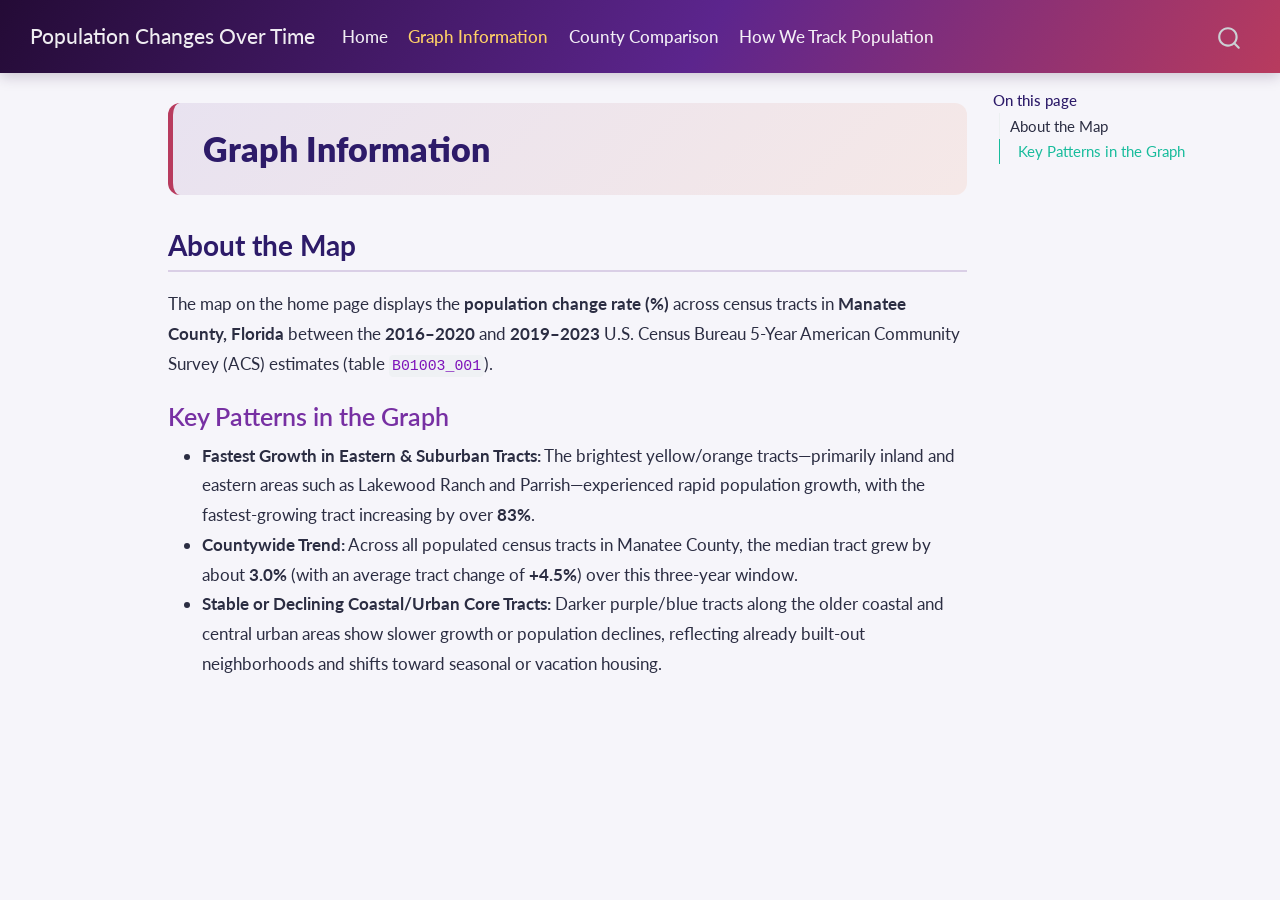
<file: about.html>
<!DOCTYPE html>
<html xmlns="http://www.w3.org/1999/xhtml" lang="en" xml:lang="en"><head>

<meta charset="utf-8">
<meta name="generator" content="quarto-1.10.19">

<meta name="viewport" content="width=device-width, initial-scale=1.0, user-scalable=yes">


<title>Graph Information – Population Changes Over Time</title>
<style>
/* Default styles provided by pandoc.
** See https://pandoc.org/MANUAL.html#variables-for-html for config info.
*/
span.smallcaps{font-variant: small-caps;}
div.columns{display: flex; gap: 1.5em;}
div.column{flex: auto;}
@media screen {
div.columns{gap: min(4vw, 1.5em);}
div.column{overflow-x: auto;}
}
div.hanging-indent{margin-left: 1.5em; text-indent: -1.5em;}
ul.task-list{list-style: none;}
ul.task-list li input[type="checkbox"] {
  width: 0.8em;
  margin: 0 0.8em 0.2em -1em; /* quarto-specific, see https://github.com/quarto-dev/quarto-cli/issues/4556 */ 
  vertical-align: middle;
}
</style>


<script src="site_libs/quarto-nav/quarto-nav.js"></script>
<script src="site_libs/quarto-nav/headroom.min.js"></script>
<script src="site_libs/clipboard/clipboard.min.js"></script>
<script src="site_libs/quarto-search/autocomplete.umd.js"></script>
<script src="site_libs/quarto-search/fuse.min.js"></script>
<script src="site_libs/quarto-search/quarto-search.js"></script>
<meta name="quarto:offset" content="./">
<script src="site_libs/quarto-html/quarto.js" type="module"></script>
<script src="site_libs/quarto-html/tabsets/tabsets.js" type="module"></script>
<script src="site_libs/quarto-html/popper.min.js"></script>
<script src="site_libs/quarto-html/tippy.umd.min.js"></script>
<script src="site_libs/quarto-html/anchor.min.js"></script>
<link href="site_libs/quarto-html/tippy.css" rel="stylesheet">
<link href="site_libs/quarto-html/quarto-syntax-highlighting-bf27225e3a48a9273f3daa8f8e829971.css" rel="stylesheet" id="quarto-text-highlighting-styles">
<script src="site_libs/bootstrap/bootstrap.min.js"></script>
<link href="site_libs/bootstrap/bootstrap-icons.css" rel="stylesheet">
<link href="site_libs/bootstrap/bootstrap-c525ae345336d65948d2a315d2ce3f47.min.css" rel="stylesheet" append-hash="true" id="quarto-bootstrap" data-mode="light">
<script id="quarto-search-options" type="application/json">{
  "location": "navbar",
  "copy-button": false,
  "collapse-after": 3,
  "panel-placement": "end",
  "type": "overlay",
  "limit": 50,
  "keyboard-shortcut": [
    "f",
    "/",
    "s"
  ],
  "show-item-context": false,
  "language": {
    "search-no-results-text": "No results",
    "search-matching-documents-text": "matching documents",
    "search-copy-link-title": "Copy link to search",
    "search-hide-matches-text": "Hide additional matches",
    "search-more-match-text": "more match in this document",
    "search-more-matches-text": "more matches in this document",
    "search-clear-button-title": "Clear",
    "search-text-placeholder": "",
    "search-detached-cancel-button-title": "Cancel",
    "search-submit-button-title": "Submit",
    "search-label": "Search"
  }
}</script>
<style>html{ scroll-behavior: smooth; }</style>


<link rel="stylesheet" href="styles.css">
</head>

<body class="nav-fixed quarto-light">

<div id="quarto-search-results"></div>
  <header id="quarto-header" class="headroom fixed-top">
    <nav class="navbar navbar-expand-lg " data-bs-theme="dark">
      <div class="navbar-container container-fluid">
      <div class="navbar-brand-container mx-auto">
    <a class="navbar-brand" href="./index.html">
    <span class="navbar-title">Population Changes Over Time</span>
    </a>
  </div>
            <div id="quarto-search" class="" title="Search"></div>
          <button class="navbar-toggler" type="button" data-bs-toggle="collapse" data-bs-target="#navbarCollapse" aria-controls="navbarCollapse" role="menu" aria-expanded="false" aria-label="Toggle navigation" onclick="if (window.quartoToggleHeadroom) { window.quartoToggleHeadroom(); }">
  <span class="navbar-toggler-icon"></span>
</button>
          <div class="collapse navbar-collapse" id="navbarCollapse">
            <ul class="navbar-nav navbar-nav-scroll me-auto">
  <li class="nav-item">
    <a class="nav-link" href="./index.html"> 
<span class="menu-text">Home</span></a>
  </li>  
  <li class="nav-item">
    <a class="nav-link active" href="./about.html" aria-current="page"> 
<span class="menu-text">Graph Information</span></a>
  </li>  
  <li class="nav-item">
    <a class="nav-link" href="./compare.html"> 
<span class="menu-text">County Comparison</span></a>
  </li>  
  <li class="nav-item">
    <a class="nav-link" href="./info.html"> 
<span class="menu-text">How We Track Population</span></a>
  </li>  
</ul>
          </div> <!-- /navcollapse -->
            <div class="quarto-navbar-tools">
</div>
      </div> <!-- /container-fluid -->
    </nav>
</header>
<!-- content -->
<div id="quarto-content" class="quarto-container page-columns page-rows-contents page-layout-article page-navbar">
<!-- sidebar -->
<!-- margin-sidebar -->
    <div id="quarto-margin-sidebar" class="sidebar margin-sidebar">
        <nav id="TOC" role="doc-toc" class="toc-active">
    <h2 id="toc-title">On this page</h2>
   
  <ul>
  <li><a href="#about-the-map" id="toc-about-the-map" class="nav-link active" data-scroll-target="#about-the-map">About the Map</a>
  <ul class="collapse">
  <li><a href="#key-patterns-in-the-graph" id="toc-key-patterns-in-the-graph" class="nav-link" data-scroll-target="#key-patterns-in-the-graph">Key Patterns in the Graph</a></li>
  </ul></li>
  </ul>
</nav>
    </div>
<!-- main -->
<main class="content" id="quarto-document-content">

<header id="title-block-header" class="quarto-title-block default">
<div class="quarto-title">
<h1 class="title">Graph Information</h1>
</div>



<div class="quarto-title-meta">

    
  
    
  </div>
  


</header>


<section id="about-the-map" class="level2">
<h2 class="anchored" data-anchor-id="about-the-map">About the Map</h2>
<p>The map on the home page displays the <strong>population change rate (%)</strong> across census tracts in <strong>Manatee County, Florida</strong> between the <strong>2016–2020</strong> and <strong>2019–2023</strong> U.S. Census Bureau 5-Year American Community Survey (ACS) estimates (table <code>B01003_001</code>).</p>
<section id="key-patterns-in-the-graph" class="level3">
<h3 class="anchored" data-anchor-id="key-patterns-in-the-graph">Key Patterns in the Graph</h3>
<ul>
<li><strong>Fastest Growth in Eastern &amp; Suburban Tracts:</strong> The brightest yellow/orange tracts—primarily inland and eastern areas such as Lakewood Ranch and Parrish—experienced rapid population growth, with the fastest-growing tract increasing by over <strong>83%</strong>.</li>
<li><strong>Countywide Trend:</strong> Across all populated census tracts in Manatee County, the median tract grew by about <strong>3.0%</strong> (with an average tract change of <strong>+4.5%</strong>) over this three-year window.</li>
<li><strong>Stable or Declining Coastal/Urban Core Tracts:</strong> Darker purple/blue tracts along the older coastal and central urban areas show slower growth or population declines, reflecting already built-out neighborhoods and shifts toward seasonal or vacation housing.</li>
</ul>


</section>
</section>

</main> <!-- /main -->
<script id="quarto-html-after-body" type="application/javascript">
  window.document.addEventListener("DOMContentLoaded", function (event) {
    const icon = "";
    const anchorJS = new window.AnchorJS();
    anchorJS.options = {
      placement: 'right',
      icon: icon
    };
    anchorJS.add('.anchored');
    const isCodeAnnotation = (el) => {
      for (const clz of el.classList) {
        if (clz.startsWith('code-annotation-')) {                     
          return true;
        }
      }
      return false;
    }
    const onCopySuccess = function(e) {
      // button target
      const button = e.trigger;
      // don't keep focus
      button.blur();
      // flash "checked"
      button.classList.add('code-copy-button-checked');
      var currentTitle = button.getAttribute("title");
      button.setAttribute("title", "Copied!");
      let tooltip;
      if (window.bootstrap) {
        button.setAttribute("data-bs-toggle", "tooltip");
        button.setAttribute("data-bs-placement", "left");
        button.setAttribute("data-bs-title", "Copied!");
        tooltip = new bootstrap.Tooltip(button, 
          { trigger: "manual", 
            customClass: "code-copy-button-tooltip",
            offset: [0, -8]});
        tooltip.show();    
      }
      setTimeout(function() {
        if (tooltip) {
          tooltip.hide();
          button.removeAttribute("data-bs-title");
          button.removeAttribute("data-bs-toggle");
          button.removeAttribute("data-bs-placement");
        }
        button.setAttribute("title", currentTitle);
        button.classList.remove('code-copy-button-checked');
      }, 1000);
      // clear code selection
      e.clearSelection();
    }
    const getTextToCopy = function(trigger) {
      const outerScaffold = trigger.parentElement.cloneNode(true);
      const codeEl = outerScaffold.querySelector('code');
      for (const childEl of codeEl.children) {
        if (isCodeAnnotation(childEl)) {
          childEl.remove();
        }
      }
      return codeEl.innerText;
    }
    const clipboard = new window.ClipboardJS('.code-copy-button:not([data-in-quarto-modal])', {
      text: getTextToCopy
    });
    clipboard.on('success', onCopySuccess);
    if (window.document.getElementById('quarto-embedded-source-code-modal')) {
      const clipboardModal = new window.ClipboardJS('.code-copy-button[data-in-quarto-modal]', {
        text: getTextToCopy,
        container: window.document.getElementById('quarto-embedded-source-code-modal')
      });
      clipboardModal.on('success', onCopySuccess);
    }
      var localhostRegex = new RegExp(/^(?:http|https):\/\/localhost\:?[0-9]*\//);
      var mailtoRegex = new RegExp(/^mailto:/);
        var filterRegex = new RegExp("https:\/\/Gabbybee5\.github\.io\/population-census\/");
      var isInternal = (href) => {
          return filterRegex.test(href) || localhostRegex.test(href) || mailtoRegex.test(href);
      }
      // Inspect non-navigation links and adorn them if external
     var links = window.document.querySelectorAll('a[href]:not(.nav-link):not(.navbar-brand):not(.toc-action):not(.sidebar-link):not(.sidebar-item-toggle):not(.pagination-link):not(.no-external):not([aria-hidden]):not(.dropdown-item):not(.quarto-navigation-tool):not(.about-link)');
      for (var i=0; i<links.length; i++) {
        const link = links[i];
        if (!isInternal(link.href)) {
          // undo the damage that might have been done by quarto-nav.js in the case of
          // links that we want to consider external
          if (link.dataset.originalHref !== undefined) {
            link.href = link.dataset.originalHref;
          }
        }
      }
    function tippyHover(el, contentFn, onTriggerFn, onUntriggerFn) {
      const config = {
        allowHTML: true,
        maxWidth: 500,
        delay: 100,
        arrow: false,
        appendTo: function(el) {
            return el.parentElement;
        },
        interactive: true,
        interactiveBorder: 10,
        theme: 'quarto',
        placement: 'bottom-start',
      };
      if (contentFn) {
        config.content = contentFn;
      }
      if (onTriggerFn) {
        config.onTrigger = onTriggerFn;
      }
      if (onUntriggerFn) {
        config.onUntrigger = onUntriggerFn;
      }
      window.tippy(el, config); 
    }
    const noterefs = window.document.querySelectorAll('a[role="doc-noteref"]');
    for (var i=0; i<noterefs.length; i++) {
      const ref = noterefs[i];
      tippyHover(ref, function() {
        // use id or data attribute instead here
        let href = ref.getAttribute('data-footnote-href') || ref.getAttribute('href');
        try { href = new URL(href).hash; } catch {}
        const id = href.replace(/^#\/?/, "");
        const note = window.document.getElementById(id);
        if (note) {
          return note.innerHTML;
        } else {
          return "";
        }
      });
    }
    const xrefs = window.document.querySelectorAll('a.quarto-xref');
    const processXRef = (id, note) => {
      // Strip column container classes
      const stripColumnClz = (el) => {
        el.classList.remove("page-full", "page-columns");
        if (el.children) {
          for (const child of el.children) {
            stripColumnClz(child);
          }
        }
      }
      stripColumnClz(note)
      if (id === null || id.startsWith('sec-')) {
        // Special case sections, only their first couple elements
        const container = document.createElement("div");
        if (note.children && note.children.length > 2) {
          container.appendChild(note.children[0].cloneNode(true));
          for (let i = 1; i < note.children.length; i++) {
            const child = note.children[i];
            if (child.tagName === "P" && child.innerText === "") {
              continue;
            } else {
              container.appendChild(child.cloneNode(true));
              break;
            }
          }
          if (window.Quarto?.typesetMath) {
            window.Quarto.typesetMath(container);
          }
          return container.innerHTML
        } else {
          if (window.Quarto?.typesetMath) {
            window.Quarto.typesetMath(note);
          }
          return note.innerHTML;
        }
      } else {
        // Remove any anchor links if they are present
        const anchorLink = note.querySelector('a.anchorjs-link');
        if (anchorLink) {
          anchorLink.remove();
        }
        if (window.Quarto?.typesetMath) {
          window.Quarto.typesetMath(note);
        }
        if (note.classList.contains("callout")) {
          return note.outerHTML;
        } else {
          return note.innerHTML;
        }
      }
    }
    for (var i=0; i<xrefs.length; i++) {
      const xref = xrefs[i];
      tippyHover(xref, undefined, function(instance) {
        instance.disable();
        let url = xref.getAttribute('href');
        let hash = undefined; 
        if (url.startsWith('#')) {
          hash = url;
        } else {
          try { hash = new URL(url).hash; } catch {}
        }
        if (hash) {
          const id = hash.replace(/^#\/?/, "");
          const note = window.document.getElementById(id);
          if (note !== null) {
            try {
              const html = processXRef(id, note.cloneNode(true));
              instance.setContent(html);
            } finally {
              instance.enable();
              instance.show();
            }
          } else {
            // See if we can fetch this
            fetch(url.split('#')[0])
            .then(res => res.text())
            .then(html => {
              const parser = new DOMParser();
              const htmlDoc = parser.parseFromString(html, "text/html");
              const note = htmlDoc.getElementById(id);
              if (note !== null) {
                const html = processXRef(id, note);
                instance.setContent(html);
              } 
            }).finally(() => {
              instance.enable();
              instance.show();
            });
          }
        } else {
          // See if we can fetch a full url (with no hash to target)
          // This is a special case and we should probably do some content thinning / targeting
          fetch(url)
          .then(res => res.text())
          .then(html => {
            const parser = new DOMParser();
            const htmlDoc = parser.parseFromString(html, "text/html");
            const note = htmlDoc.querySelector('main.content');
            if (note !== null) {
              // This should only happen for chapter cross references
              // (since there is no id in the URL)
              // remove the first header
              if (note.children.length > 0 && note.children[0].tagName === "HEADER") {
                note.children[0].remove();
              }
              const html = processXRef(null, note);
              instance.setContent(html);
            } 
          }).finally(() => {
            instance.enable();
            instance.show();
          });
        }
      }, function(instance) {
      });
    }
        let selectedAnnoteEl;
        const selectorForAnnotation = ( cell, annotation) => {
          let cellAttr = 'data-code-cell="' + cell + '"';
          let lineAttr = 'data-code-annotation="' +  annotation + '"';
          const selector = 'span[' + cellAttr + '][' + lineAttr + ']';
          return selector;
        }
        const selectCodeLines = (annoteEl) => {
          const doc = window.document;
          const targetCell = annoteEl.getAttribute("data-target-cell");
          const targetAnnotation = annoteEl.getAttribute("data-target-annotation");
          const annoteSpan = window.document.querySelector(selectorForAnnotation(targetCell, targetAnnotation));
          const lines = annoteSpan.getAttribute("data-code-lines").split(",");
          const lineIds = lines.map((line) => {
            return targetCell + "-" + line;
          })
          let top = null;
          let height = null;
          let parent = null;
          if (lineIds.length > 0) {
              //compute the position of the single el (top and bottom and make a div)
              const el = window.document.getElementById(lineIds[0]);
              top = el.offsetTop;
              height = el.offsetHeight;
              parent = el.parentElement.parentElement;
            if (lineIds.length > 1) {
              const lastEl = window.document.getElementById(lineIds[lineIds.length - 1]);
              const bottom = lastEl.offsetTop + lastEl.offsetHeight;
              height = bottom - top;
            }
            if (top !== null && height !== null && parent !== null) {
              // cook up a div (if necessary) and position it 
              let div = window.document.getElementById("code-annotation-line-highlight");
              if (div === null) {
                div = window.document.createElement("div");
                div.setAttribute("id", "code-annotation-line-highlight");
                div.style.position = 'absolute';
                parent.appendChild(div);
              }
              div.style.top = top - 2 + "px";
              div.style.height = height + 4 + "px";
              div.style.left = 0;
              let gutterDiv = window.document.getElementById("code-annotation-line-highlight-gutter");
              if (gutterDiv === null) {
                gutterDiv = window.document.createElement("div");
                gutterDiv.setAttribute("id", "code-annotation-line-highlight-gutter");
                gutterDiv.style.position = 'absolute';
                const codeCell = window.document.getElementById(targetCell);
                const gutter = codeCell.querySelector('.code-annotation-gutter');
                gutter.appendChild(gutterDiv);
              }
              gutterDiv.style.top = top - 2 + "px";
              gutterDiv.style.height = height + 4 + "px";
            }
            selectedAnnoteEl = annoteEl;
          }
        };
        const unselectCodeLines = () => {
          const elementsIds = ["code-annotation-line-highlight", "code-annotation-line-highlight-gutter"];
          elementsIds.forEach((elId) => {
            const div = window.document.getElementById(elId);
            if (div) {
              div.remove();
            }
          });
          selectedAnnoteEl = undefined;
        };
          // Handle positioning of the toggle
      window.addEventListener(
        "resize",
        throttle(() => {
          elRect = undefined;
          if (selectedAnnoteEl) {
            selectCodeLines(selectedAnnoteEl);
          }
        }, 10)
      );
      function throttle(fn, ms) {
      let throttle = false;
      let timer;
        return (...args) => {
          if(!throttle) { // first call gets through
              fn.apply(this, args);
              throttle = true;
          } else { // all the others get throttled
              if(timer) clearTimeout(timer); // cancel #2
              timer = setTimeout(() => {
                fn.apply(this, args);
                timer = throttle = false;
              }, ms);
          }
        };
      }
        // Attach click handler to the DT
        const annoteDls = window.document.querySelectorAll('dt[data-target-cell]');
        for (const annoteDlNode of annoteDls) {
          annoteDlNode.addEventListener('click', (event) => {
            const clickedEl = event.target;
            if (clickedEl !== selectedAnnoteEl) {
              unselectCodeLines();
              const activeEl = window.document.querySelector('dt[data-target-cell].code-annotation-active');
              if (activeEl) {
                activeEl.classList.remove('code-annotation-active');
              }
              selectCodeLines(clickedEl);
              clickedEl.classList.add('code-annotation-active');
            } else {
              // Unselect the line
              unselectCodeLines();
              clickedEl.classList.remove('code-annotation-active');
            }
          });
        }
    const findCites = (el) => {
      const parentEl = el.parentElement;
      if (parentEl) {
        const cites = parentEl.dataset.cites;
        if (cites) {
          return {
            el,
            cites: cites.split(' ')
          };
        } else {
          return findCites(el.parentElement)
        }
      } else {
        return undefined;
      }
    };
    var bibliorefs = window.document.querySelectorAll('a[role="doc-biblioref"]');
    for (var i=0; i<bibliorefs.length; i++) {
      const ref = bibliorefs[i];
      const citeInfo = findCites(ref);
      if (citeInfo) {
        tippyHover(citeInfo.el, function() {
          var popup = window.document.createElement('div');
          citeInfo.cites.forEach(function(cite) {
            var citeDiv = window.document.createElement('div');
            citeDiv.classList.add('hanging-indent');
            citeDiv.classList.add('csl-entry');
            var biblioDiv = window.document.getElementById('ref-' + cite);
            if (biblioDiv) {
              citeDiv.innerHTML = biblioDiv.innerHTML;
            }
            popup.appendChild(citeDiv);
          });
          return popup.innerHTML;
        });
      }
    }
  });
  </script>
</div> <!-- /content -->




<script src="site_libs/quarto-html/zenscroll-min.js"></script>
</body></html>
</file>
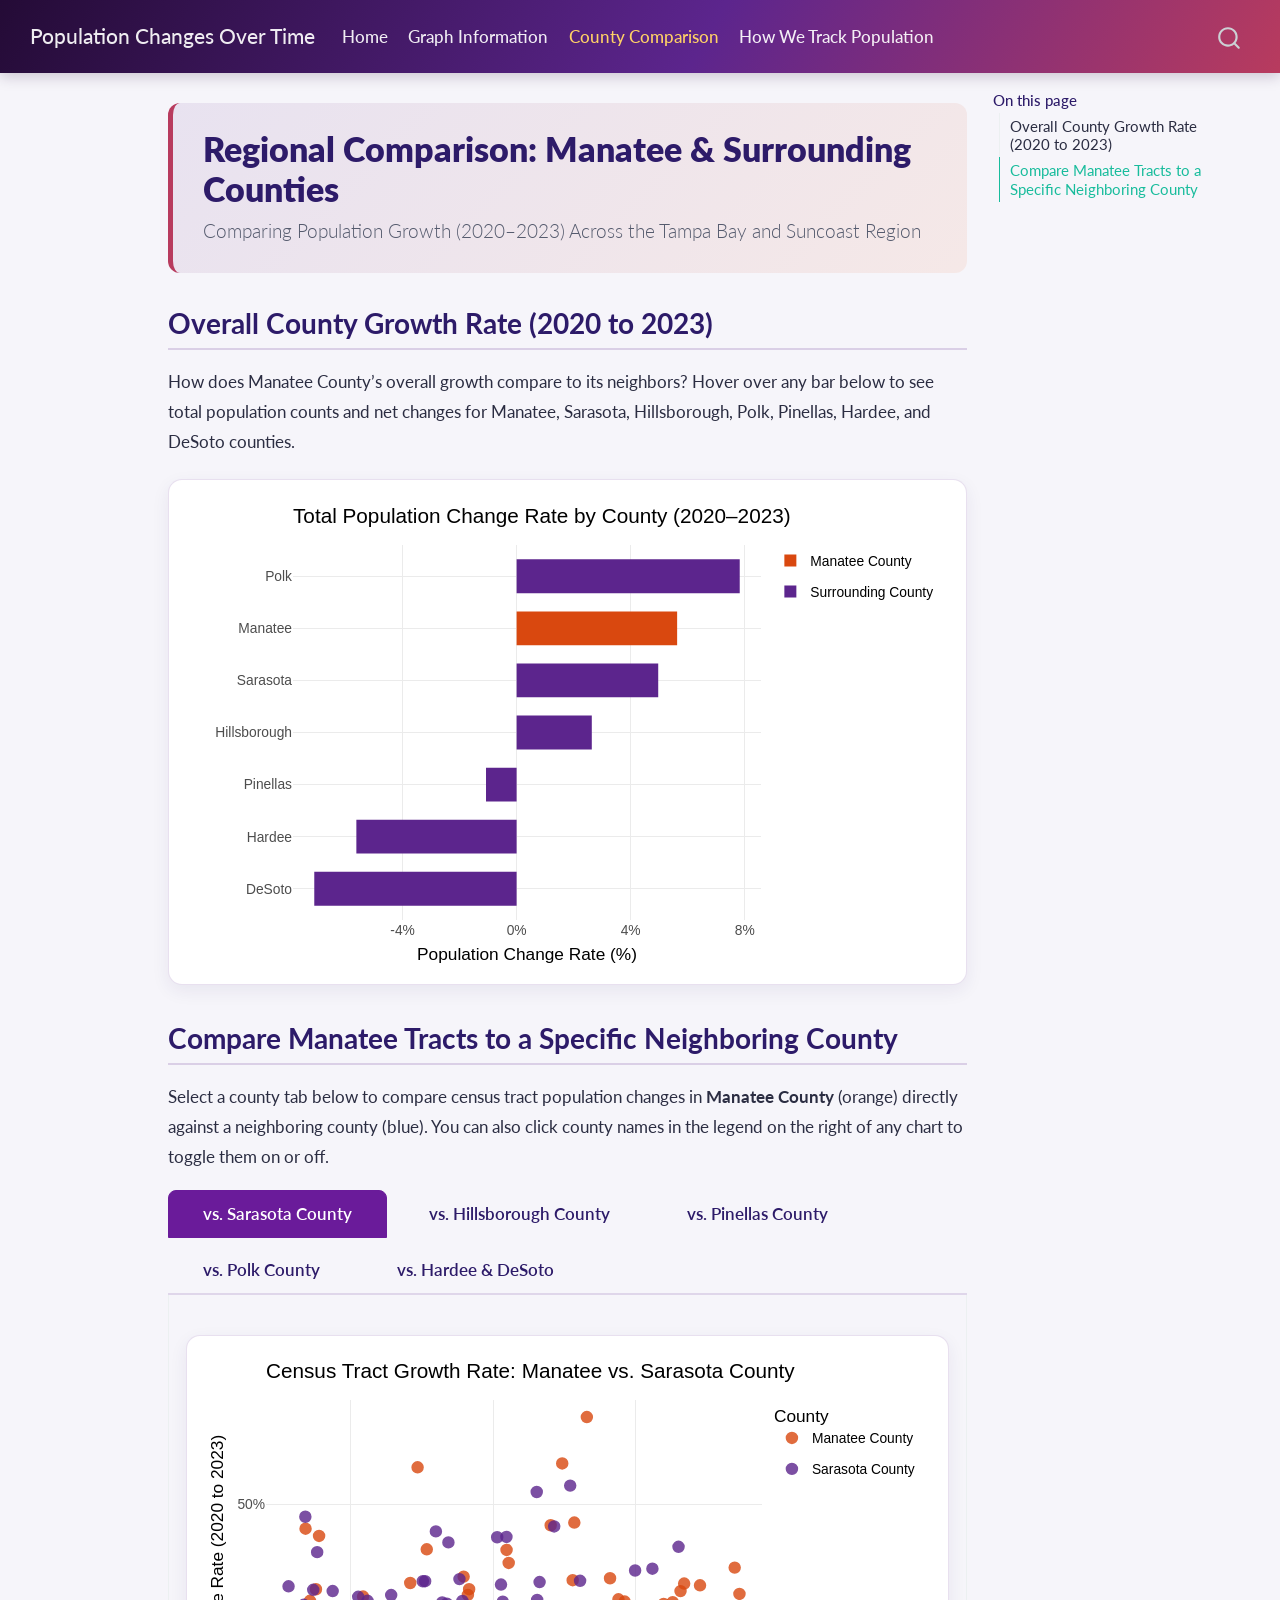
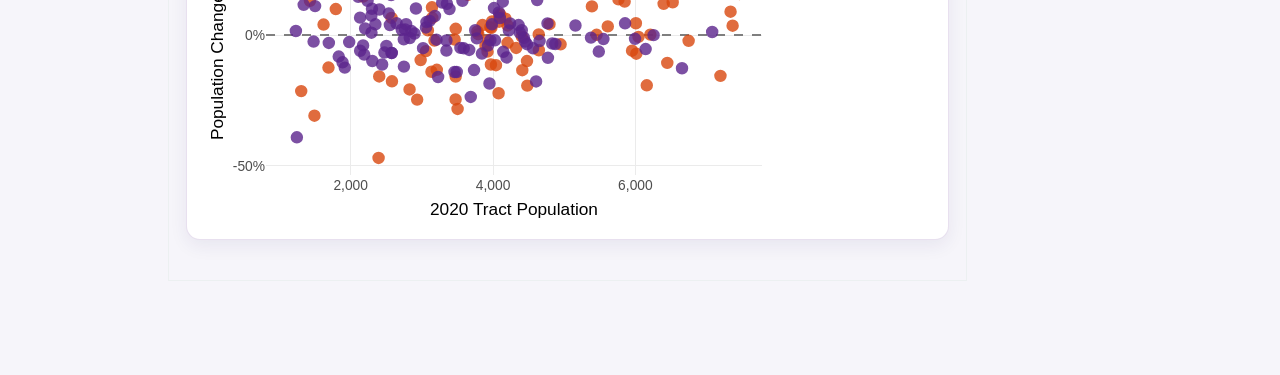
<file: compare.html>
<!DOCTYPE html>
<html xmlns="http://www.w3.org/1999/xhtml" lang="en" xml:lang="en"><head>

<meta charset="utf-8">
<meta name="generator" content="quarto-1.10.19">

<meta name="viewport" content="width=device-width, initial-scale=1.0, user-scalable=yes">


<title>Regional Comparison: Manatee &amp; Surrounding Counties – Population Changes Over Time</title>
<style>
/* Default styles provided by pandoc.
** See https://pandoc.org/MANUAL.html#variables-for-html for config info.
*/
span.smallcaps{font-variant: small-caps;}
div.columns{display: flex; gap: 1.5em;}
div.column{flex: auto;}
@media screen {
div.columns{gap: min(4vw, 1.5em);}
div.column{overflow-x: auto;}
}
div.hanging-indent{margin-left: 1.5em; text-indent: -1.5em;}
ul.task-list{list-style: none;}
ul.task-list li input[type="checkbox"] {
  width: 0.8em;
  margin: 0 0.8em 0.2em -1em; /* quarto-specific, see https://github.com/quarto-dev/quarto-cli/issues/4556 */ 
  vertical-align: middle;
}
</style>


<script src="site_libs/quarto-nav/quarto-nav.js"></script>
<script src="site_libs/quarto-nav/headroom.min.js"></script>
<script src="site_libs/clipboard/clipboard.min.js"></script>
<script src="site_libs/quarto-search/autocomplete.umd.js"></script>
<script src="site_libs/quarto-search/fuse.min.js"></script>
<script src="site_libs/quarto-search/quarto-search.js"></script>
<meta name="quarto:offset" content="./">
<script src="site_libs/quarto-html/quarto.js" type="module"></script>
<script src="site_libs/quarto-html/tabsets/tabsets.js" type="module"></script>
<script src="site_libs/quarto-html/popper.min.js"></script>
<script src="site_libs/quarto-html/tippy.umd.min.js"></script>
<script src="site_libs/quarto-html/anchor.min.js"></script>
<link href="site_libs/quarto-html/tippy.css" rel="stylesheet">
<link href="site_libs/quarto-html/quarto-syntax-highlighting-bf27225e3a48a9273f3daa8f8e829971.css" rel="stylesheet" id="quarto-text-highlighting-styles">
<script src="site_libs/bootstrap/bootstrap.min.js"></script>
<link href="site_libs/bootstrap/bootstrap-icons.css" rel="stylesheet">
<link href="site_libs/bootstrap/bootstrap-c525ae345336d65948d2a315d2ce3f47.min.css" rel="stylesheet" append-hash="true" id="quarto-bootstrap" data-mode="light">
<script id="quarto-search-options" type="application/json">{
  "location": "navbar",
  "copy-button": false,
  "collapse-after": 3,
  "panel-placement": "end",
  "type": "overlay",
  "limit": 50,
  "keyboard-shortcut": [
    "f",
    "/",
    "s"
  ],
  "show-item-context": false,
  "language": {
    "search-no-results-text": "No results",
    "search-matching-documents-text": "matching documents",
    "search-copy-link-title": "Copy link to search",
    "search-hide-matches-text": "Hide additional matches",
    "search-more-match-text": "more match in this document",
    "search-more-matches-text": "more matches in this document",
    "search-clear-button-title": "Clear",
    "search-text-placeholder": "",
    "search-detached-cancel-button-title": "Cancel",
    "search-submit-button-title": "Submit",
    "search-label": "Search"
  }
}</script>
<style>html{ scroll-behavior: smooth; }</style>
<link href="site_libs/htmltools-fill-0.5.9/fill.css" rel="stylesheet">
<script src="site_libs/htmlwidgets-1.6.4/htmlwidgets.js"></script>
<script src="site_libs/plotly-binding-4.12.1/plotly.js"></script>
<script src="site_libs/typedarray-0.1/typedarray.min.js"></script>
<script src="site_libs/jquery-3.5.1/jquery.min.js"></script>
<link href="site_libs/crosstalk-1.2.2/css/crosstalk.min.css" rel="stylesheet">
<script src="site_libs/crosstalk-1.2.2/js/crosstalk.min.js"></script>
<link href="site_libs/plotly-htmlwidgets-css-2.25.2/plotly-htmlwidgets.css" rel="stylesheet">
<script src="site_libs/plotly-main-2.25.2/plotly-latest.min.js"></script>


<link rel="stylesheet" href="styles.css">
</head>

<body class="nav-fixed quarto-light">

<div id="quarto-search-results"></div>
  <header id="quarto-header" class="headroom fixed-top">
    <nav class="navbar navbar-expand-lg " data-bs-theme="dark">
      <div class="navbar-container container-fluid">
      <div class="navbar-brand-container mx-auto">
    <a class="navbar-brand" href="./index.html">
    <span class="navbar-title">Population Changes Over Time</span>
    </a>
  </div>
            <div id="quarto-search" class="" title="Search"></div>
          <button class="navbar-toggler" type="button" data-bs-toggle="collapse" data-bs-target="#navbarCollapse" aria-controls="navbarCollapse" role="menu" aria-expanded="false" aria-label="Toggle navigation" onclick="if (window.quartoToggleHeadroom) { window.quartoToggleHeadroom(); }">
  <span class="navbar-toggler-icon"></span>
</button>
          <div class="collapse navbar-collapse" id="navbarCollapse">
            <ul class="navbar-nav navbar-nav-scroll me-auto">
  <li class="nav-item">
    <a class="nav-link" href="./index.html"> 
<span class="menu-text">Home</span></a>
  </li>  
  <li class="nav-item">
    <a class="nav-link" href="./about.html"> 
<span class="menu-text">Graph Information</span></a>
  </li>  
  <li class="nav-item">
    <a class="nav-link active" href="./compare.html" aria-current="page"> 
<span class="menu-text">County Comparison</span></a>
  </li>  
  <li class="nav-item">
    <a class="nav-link" href="./info.html"> 
<span class="menu-text">How We Track Population</span></a>
  </li>  
</ul>
          </div> <!-- /navcollapse -->
            <div class="quarto-navbar-tools">
</div>
      </div> <!-- /container-fluid -->
    </nav>
</header>
<!-- content -->
<div id="quarto-content" class="quarto-container page-columns page-rows-contents page-layout-article page-navbar">
<!-- sidebar -->
<!-- margin-sidebar -->
    <div id="quarto-margin-sidebar" class="sidebar margin-sidebar">
        <nav id="TOC" role="doc-toc" class="toc-active">
    <h2 id="toc-title">On this page</h2>
   
  <ul>
  <li><a href="#overall-county-growth-rate-2020-to-2023" id="toc-overall-county-growth-rate-2020-to-2023" class="nav-link active" data-scroll-target="#overall-county-growth-rate-2020-to-2023">Overall County Growth Rate (2020 to 2023)</a></li>
  <li><a href="#compare-manatee-tracts-to-a-specific-neighboring-county" id="toc-compare-manatee-tracts-to-a-specific-neighboring-county" class="nav-link" data-scroll-target="#compare-manatee-tracts-to-a-specific-neighboring-county">Compare Manatee Tracts to a Specific Neighboring County</a></li>
  </ul>
</nav>
    </div>
<!-- main -->
<main class="content" id="quarto-document-content">

<header id="title-block-header" class="quarto-title-block default">
<div class="quarto-title">
<h1 class="title">Regional Comparison: Manatee &amp; Surrounding Counties</h1>
<p class="subtitle lead">Comparing Population Growth (2020–2023) Across the Tampa Bay and Suncoast Region</p>
</div>



<div class="quarto-title-meta">

    
  
    
  </div>
  


</header>


<section id="overall-county-growth-rate-2020-to-2023" class="level2">
<h2 class="anchored" data-anchor-id="overall-county-growth-rate-2020-to-2023">Overall County Growth Rate (2020 to 2023)</h2>
<p>How does Manatee County’s overall growth compare to its neighbors? Hover over any bar below to see total population counts and net changes for Manatee, Sarasota, Hillsborough, Polk, Pinellas, Hardee, and DeSoto counties.</p>
<div class="cell">
<div class="cell-output-display">
<div class="plotly html-widget html-fill-item" id="htmlwidget-8a995f1a93bf426f9311" style="width:100%;height:464px;"></div>
<script type="application/json" data-for="htmlwidget-8a995f1a93bf426f9311">{"x":{"data":[{"orientation":"h","width":0.65000000000000036,"base":0,"x":[5.6298511858665927],"y":[6],"text":"<b>Manatee County<\/b><br>2020 Population:   393,847<br>2023 Population:   416,020<br>Total Change: + 22,173 (5.6%)","type":"bar","textposition":"none","marker":{"autocolorscale":false,"color":"rgba(217,72,15,1)","line":{"width":1.8897637795275593,"color":"transparent"}},"name":"Manatee County","legendgroup":"Manatee County","showlegend":true,"xaxis":"x","yaxis":"y","hoverinfo":"text","frame":null},{"orientation":"h","width":[0.64999999999999991,0.65000000000000013,0.65000000000000036,0.65000000000000036,0.65000000000000036,0.65000000000000036],"base":[-7.0964116560969739,-5.6203056203056203,0,-1.0731370721483855,0,0],"x":[7.0964116560969739,5.6203056203056203,2.6372542129509053,1.0731370721483855,7.8253168682295762,4.9665003763739985],"y":[1,2,4,3,7,5],"text":["<b>DeSoto County<\/b><br>2020 Population:    37,371<br>2023 Population:    34,719<br>Total Change:  -2,652 (-7.1%)","<b>Hardee County<\/b><br>2020 Population:    27,027<br>2023 Population:    25,508<br>Total Change:  -1,519 (-5.6%)","<b>Hillsborough County<\/b><br>2020 Population: 1,451,358<br>2023 Population: 1,489,634<br>Total Change: + 38,276 (2.6%)","<b>Pinellas County<\/b><br>2020 Population:   970,985<br>2023 Population:   960,565<br>Total Change: -10,420 (-1.1%)","<b>Polk County<\/b><br>2020 Population:   705,735<br>2023 Population:   760,961<br>Total Change: + 55,226 (7.8%)","<b>Sarasota County<\/b><br>2020 Population:   427,766<br>2023 Population:   449,011<br>Total Change: + 21,245 (5%)"],"type":"bar","textposition":"none","marker":{"autocolorscale":false,"color":"rgba(92,37,141,1)","line":{"width":1.8897637795275593,"color":"transparent"}},"name":"Surrounding County","legendgroup":"Surrounding County","showlegend":true,"xaxis":"x","yaxis":"y","hoverinfo":"text","frame":null}],"layout":{"margin":{"t":45.356579493565803,"r":8.6342880863428828,"b":44.034869240348698,"l":95.840597758405977},"paper_bgcolor":"rgba(255,255,255,1)","font":{"color":"rgba(0,0,0,1)","family":"","size":17.268576172685762},"title":{"text":"Total Population Change Rate by County (2020–2023)","font":{"color":"rgba(0,0,0,1)","family":"","size":20.722291407222919},"x":0,"xref":"paper"},"xaxis":{"domain":[0,1],"automargin":true,"type":"linear","autorange":false,"range":[-7.8424980823133019,8.5714032944459042],"tickmode":"array","ticktext":["-4%","0%","4%","8%"],"tickvals":[-4,0,4,8],"categoryorder":"array","categoryarray":["-4%","0%","4%","8%"],"nticks":null,"ticks":"","tickcolor":null,"ticklen":4.3171440431714405,"tickwidth":0,"showticklabels":true,"tickfont":{"color":"rgba(77,77,77,1)","family":"","size":13.814860938148611},"tickangle":-0,"showline":false,"linecolor":null,"linewidth":0,"showgrid":true,"gridcolor":"rgba(235,235,235,1)","gridwidth":0.78493528057662576,"zeroline":false,"anchor":"y","title":{"text":"Population Change Rate (%)","font":{"color":"rgba(0,0,0,1)","family":"","size":17.268576172685762}},"hoverformat":".2f"},"yaxis":{"domain":[0,1],"automargin":true,"type":"linear","autorange":false,"range":[0.40000000000000002,7.5999999999999996],"tickmode":"array","ticktext":["DeSoto","Hardee","Pinellas","Hillsborough","Sarasota","Manatee","Polk"],"tickvals":[1,2,3,4.0000000000000009,5,6,7],"categoryorder":"array","categoryarray":["DeSoto","Hardee","Pinellas","Hillsborough","Sarasota","Manatee","Polk"],"nticks":null,"ticks":"","tickcolor":null,"ticklen":4.3171440431714414,"tickwidth":0,"showticklabels":true,"tickfont":{"color":"rgba(77,77,77,1)","family":"","size":13.814860938148611},"tickangle":-0,"showline":false,"linecolor":null,"linewidth":0,"showgrid":true,"gridcolor":"rgba(235,235,235,1)","gridwidth":0.78493528057662576,"zeroline":false,"anchor":"x","title":{"text":"","font":{"color":"rgba(0,0,0,1)","family":"","size":17.268576172685762}},"hoverformat":".2f"},"shapes":[],"showlegend":true,"legend":{"bgcolor":null,"bordercolor":null,"borderwidth":0,"font":{"color":"rgba(0,0,0,1)","family":"","size":13.814860938148611},"title":{"text":"","font":{"color":"rgba(0,0,0,1)","family":"","size":17.268576172685762}}},"hovermode":"closest","barmode":"relative"},"config":{"doubleClick":"reset","modeBarButtonsToAdd":["hoverclosest","hovercompare"],"showSendToCloud":false},"source":"A","attrs":{"5fa65a2d242b":{"x":{},"y":{},"fill":{},"text":{},"type":"bar"}},"cur_data":"5fa65a2d242b","visdat":{"5fa65a2d242b":["function (y) ","x"]},"highlight":{"on":"plotly_click","persistent":false,"dynamic":false,"selectize":false,"opacityDim":0.20000000000000001,"selected":{"opacity":1},"debounce":0},"shinyEvents":["plotly_hover","plotly_click","plotly_selected","plotly_relayout","plotly_brushed","plotly_brushing","plotly_clickannotation","plotly_doubleclick","plotly_deselect","plotly_afterplot","plotly_sunburstclick"],"base_url":"https://plot.ly"},"evals":[],"jsHooks":[]}</script>
</div>
</div>
</section>
<section id="compare-manatee-tracts-to-a-specific-neighboring-county" class="level2">
<h2 class="anchored" data-anchor-id="compare-manatee-tracts-to-a-specific-neighboring-county">Compare Manatee Tracts to a Specific Neighboring County</h2>
<p>Select a county tab below to compare census tract population changes in <strong>Manatee County</strong> (orange) directly against a neighboring county (blue). You can also click county names in the legend on the right of any chart to toggle them on or off.</p>
<div class="tabset-margin-container"></div><div class="panel-tabset">
<ul class="nav nav-tabs" role="tablist"><li class="nav-item" role="presentation"><a class="nav-link active" id="tabset-1-1-tab" data-bs-toggle="tab" data-bs-target="#tabset-1-1" role="tab" aria-controls="tabset-1-1" aria-selected="true" href="">vs.&nbsp;Sarasota County</a></li><li class="nav-item" role="presentation"><a class="nav-link" id="tabset-1-2-tab" data-bs-toggle="tab" data-bs-target="#tabset-1-2" role="tab" aria-controls="tabset-1-2" aria-selected="false" href="">vs.&nbsp;Hillsborough County</a></li><li class="nav-item" role="presentation"><a class="nav-link" id="tabset-1-3-tab" data-bs-toggle="tab" data-bs-target="#tabset-1-3" role="tab" aria-controls="tabset-1-3" aria-selected="false" href="">vs.&nbsp;Pinellas County</a></li><li class="nav-item" role="presentation"><a class="nav-link" id="tabset-1-4-tab" data-bs-toggle="tab" data-bs-target="#tabset-1-4" role="tab" aria-controls="tabset-1-4" aria-selected="false" href="">vs.&nbsp;Polk County</a></li><li class="nav-item" role="presentation"><a class="nav-link" id="tabset-1-5-tab" data-bs-toggle="tab" data-bs-target="#tabset-1-5" role="tab" aria-controls="tabset-1-5" aria-selected="false" href="">vs.&nbsp;Hardee &amp; DeSoto</a></li></ul>
<div class="tab-content">
<div id="tabset-1-1" class="tab-pane active" role="tabpanel" aria-labelledby="tabset-1-1-tab">
<div class="cell">
<div class="cell-output-display">
<div class="plotly html-widget html-fill-item" id="htmlwidget-da8192df728d89cca04f" style="width:100%;height:464px;"></div>
<script type="application/json" data-for="htmlwidget-da8192df728d89cca04f">{"x":{"data":[{"x":[810.25,7778.75],"y":[0,0],"text":"","type":"scatter","mode":"lines","line":{"width":1.8897637795275593,"color":"rgba(127,127,127,1)","dash":"dash"},"hoveron":"points","showlegend":false,"xaxis":"x","yaxis":"y","hoverinfo":"text","frame":null},{"x":[1556,4078,4477,5455,4644,1512,2580,3142,6748,3780,4204,3647,2934,1791,2392,3502,1688,3475,4411,4642,2827,3085,3058,4405,3461,3135,3986,3852,3664,7195,5762,3476,6908,6007,4949,5389,3932,6013,4100,3976,6160,5953,2983,3210,4325,3792,4085,4041,3146,4090,4175,6210,4481,1619,3970,2401,2174,6044,6524,4204,1428,4190,1491,2574,3474,1305,7395,5142,7366,3069,5644,7337,4810,2837,3587,4220,6397,5612,5849,3923,3895,4793,6685,5119,3963,6634,4972,2940,5318,1366,7462,3177,6448],"y":[37.917737789203088,-22.265816576753313,-9.9620281438463252,0.073327222731439046,-5.8139534883720927,17.526455026455025,-17.713178294573641,10.598345003182686,-2.2080616478956729,1.4021164021164021,3.686964795432921,15.355086372360843,-24.71029311520109,9.93858179787828,-47.031772575250834,-28.269560251284982,-12.440758293838861,-15.856115107913668,-13.443663568351846,0.25850926324859974,-20.799434029006015,1.7828200972447326,-6.1478090255068674,-0.61293984108967081,-1.7336030049118754,-14.035087719298245,5.2182639237330655,3.8161993769470404,17.549126637554586,-15.621959694232105,13.65845192641444,2.3878020713463752,19.035900405327158,4.511403362743466,-3.5562739947464133,10.966784190016702,-2.0091556459816884,-7.1345418260435718,7.9268292682926829,2.7162977867203222,-19.237012987012985,-5.9969763144632964,-9.5876634260811269,-13.302180685358255,-4.9248554913294802,0.34282700421940931,5.1162790697674421,-11.531799059638704,6.5479974570883659,7.1638141809290961,6.2514970059880239,0.1610305958132045,-19.348359741129212,4.0148239654107476,-11.259445843828715,-15.826738858808831,14.719411223551058,-0.69490403706154869,12.55364806866953,-2.9733587059942912,13.095238095238097,32.577565632458231,-30.85177733065057,6.5656565656565666,-24.640184225676453,-21.455938697318008,25.801217038539555,43.037728510307275,3.5704588650556612,32.811990876507011,21.722182849043232,8.9273545045658977,42.016632016632016,19.915403595347197,22.358516866462224,27.582938388625593,11.927465999687353,3.3143264433357094,12.80560779620448,-6.3471832781034925,-4.1591784338896023,4.1518881702482791,19.700822737471952,20.980660285211954,3.0280090840272522,16.807356044618633,65.667739340305715,64.183673469387756,83.414817600601737,40.702781844802345,15.719646207451085,-2.1089077746301541,-10.654466501240694],"text":["<b>Census Tract 1.01; Manatee County<\/b><br>2020 Population: 1,556<br>2023 Population: 2,146<br>Change: +   590 (37.9%)","<b>Census Tract 1.03; Manatee County<\/b><br>2020 Population: 4,078<br>2023 Population: 3,170<br>Change:   -908 (-22.3%)","<b>Census Tract 1.05; Manatee County<\/b><br>2020 Population: 4,477<br>2023 Population: 4,031<br>Change:   -446 (-10%)","<b>Census Tract 1.06; Manatee County<\/b><br>2020 Population: 5,455<br>2023 Population: 5,459<br>Change: +     4 (0.1%)","<b>Census Tract 2.01; Manatee County<\/b><br>2020 Population: 4,644<br>2023 Population: 4,374<br>Change:   -270 (-5.8%)","<b>Census Tract 2.03; Manatee County<\/b><br>2020 Population: 1,512<br>2023 Population: 1,777<br>Change: +   265 (17.5%)","<b>Census Tract 2.04; Manatee County<\/b><br>2020 Population: 2,580<br>2023 Population: 2,123<br>Change:   -457 (-17.7%)","<b>Census Tract 3.04; Manatee County<\/b><br>2020 Population: 3,142<br>2023 Population: 3,475<br>Change: +   333 (10.6%)","<b>Census Tract 3.05; Manatee County<\/b><br>2020 Population: 6,748<br>2023 Population: 6,599<br>Change:   -149 (-2.2%)","<b>Census Tract 3.07; Manatee County<\/b><br>2020 Population: 3,780<br>2023 Population: 3,833<br>Change: +    53 (1.4%)","<b>Census Tract 3.09; Manatee County<\/b><br>2020 Population: 4,204<br>2023 Population: 4,359<br>Change: +   155 (3.7%)","<b>Census Tract 3.10; Manatee County<\/b><br>2020 Population: 3,647<br>2023 Population: 4,207<br>Change: +   560 (15.4%)","<b>Census Tract 3.11; Manatee County<\/b><br>2020 Population: 2,934<br>2023 Population: 2,209<br>Change:   -725 (-24.7%)","<b>Census Tract 3.12; Manatee County<\/b><br>2020 Population: 1,791<br>2023 Population: 1,969<br>Change: +   178 (9.9%)","<b>Census Tract 3.13; Manatee County<\/b><br>2020 Population: 2,392<br>2023 Population: 1,267<br>Change: -1,125 (-47%)","<b>Census Tract 3.14; Manatee County<\/b><br>2020 Population: 3,502<br>2023 Population: 2,512<br>Change:   -990 (-28.3%)","<b>Census Tract 4.03; Manatee County<\/b><br>2020 Population: 1,688<br>2023 Population: 1,478<br>Change:   -210 (-12.4%)","<b>Census Tract 4.05; Manatee County<\/b><br>2020 Population: 3,475<br>2023 Population: 2,924<br>Change:   -551 (-15.9%)","<b>Census Tract 4.06; Manatee County<\/b><br>2020 Population: 4,411<br>2023 Population: 3,818<br>Change:   -593 (-13.4%)","<b>Census Tract 4.07; Manatee County<\/b><br>2020 Population: 4,642<br>2023 Population: 4,654<br>Change: +    12 (0.3%)","<b>Census Tract 4.09; Manatee County<\/b><br>2020 Population: 2,827<br>2023 Population: 2,239<br>Change:   -588 (-20.8%)","<b>Census Tract 4.10; Manatee County<\/b><br>2020 Population: 3,085<br>2023 Population: 3,140<br>Change: +    55 (1.8%)","<b>Census Tract 5.01; Manatee County<\/b><br>2020 Population: 3,058<br>2023 Population: 2,870<br>Change:   -188 (-6.1%)","<b>Census Tract 5.03; Manatee County<\/b><br>2020 Population: 4,405<br>2023 Population: 4,378<br>Change:    -27 (-0.6%)","<b>Census Tract 5.04; Manatee County<\/b><br>2020 Population: 3,461<br>2023 Population: 3,401<br>Change:    -60 (-1.7%)","<b>Census Tract 6.01; Manatee County<\/b><br>2020 Population: 3,135<br>2023 Population: 2,695<br>Change:   -440 (-14%)","<b>Census Tract 6.03; Manatee County<\/b><br>2020 Population: 3,986<br>2023 Population: 4,194<br>Change: +   208 (5.2%)","<b>Census Tract 6.04; Manatee County<\/b><br>2020 Population: 3,852<br>2023 Population: 3,999<br>Change: +   147 (3.8%)","<b>Census Tract 7.03; Manatee County<\/b><br>2020 Population: 3,664<br>2023 Population: 4,307<br>Change: +   643 (17.5%)","<b>Census Tract 7.04; Manatee County<\/b><br>2020 Population: 7,195<br>2023 Population: 6,071<br>Change: -1,124 (-15.6%)","<b>Census Tract 7.05; Manatee County<\/b><br>2020 Population: 5,762<br>2023 Population: 6,549<br>Change: +   787 (13.7%)","<b>Census Tract 8.04; Manatee County<\/b><br>2020 Population: 3,476<br>2023 Population: 3,559<br>Change: +    83 (2.4%)","<b>Census Tract 8.05; Manatee County<\/b><br>2020 Population: 6,908<br>2023 Population: 8,223<br>Change: + 1,315 (19%)","<b>Census Tract 8.08; Manatee County<\/b><br>2020 Population: 6,007<br>2023 Population: 6,278<br>Change: +   271 (4.5%)","<b>Census Tract 8.09; Manatee County<\/b><br>2020 Population: 4,949<br>2023 Population: 4,773<br>Change:   -176 (-3.6%)","<b>Census Tract 8.10; Manatee County<\/b><br>2020 Population: 5,389<br>2023 Population: 5,980<br>Change: +   591 (11%)","<b>Census Tract 8.11; Manatee County<\/b><br>2020 Population: 3,932<br>2023 Population: 3,853<br>Change:    -79 (-2%)","<b>Census Tract 8.12; Manatee County<\/b><br>2020 Population: 6,013<br>2023 Population: 5,584<br>Change:   -429 (-7.1%)","<b>Census Tract 8.13; Manatee County<\/b><br>2020 Population: 4,100<br>2023 Population: 4,425<br>Change: +   325 (7.9%)","<b>Census Tract 8.14; Manatee County<\/b><br>2020 Population: 3,976<br>2023 Population: 4,084<br>Change: +   108 (2.7%)","<b>Census Tract 9.01; Manatee County<\/b><br>2020 Population: 6,160<br>2023 Population: 4,975<br>Change: -1,185 (-19.2%)","<b>Census Tract 9.02; Manatee County<\/b><br>2020 Population: 5,953<br>2023 Population: 5,596<br>Change:   -357 (-6%)","<b>Census Tract 10.01; Manatee County<\/b><br>2020 Population: 2,983<br>2023 Population: 2,697<br>Change:   -286 (-9.6%)","<b>Census Tract 10.02; Manatee County<\/b><br>2020 Population: 3,210<br>2023 Population: 2,783<br>Change:   -427 (-13.3%)","<b>Census Tract 11.04; Manatee County<\/b><br>2020 Population: 4,325<br>2023 Population: 4,112<br>Change:   -213 (-4.9%)","<b>Census Tract 11.05; Manatee County<\/b><br>2020 Population: 3,792<br>2023 Population: 3,805<br>Change: +    13 (0.3%)","<b>Census Tract 11.06; Manatee County<\/b><br>2020 Population: 4,085<br>2023 Population: 4,294<br>Change: +   209 (5.1%)","<b>Census Tract 11.07; Manatee County<\/b><br>2020 Population: 4,041<br>2023 Population: 3,575<br>Change:   -466 (-11.5%)","<b>Census Tract 11.08; Manatee County<\/b><br>2020 Population: 3,146<br>2023 Population: 3,352<br>Change: +   206 (6.5%)","<b>Census Tract 12.02; Manatee County<\/b><br>2020 Population: 4,090<br>2023 Population: 4,383<br>Change: +   293 (7.2%)","<b>Census Tract 12.03; Manatee County<\/b><br>2020 Population: 4,175<br>2023 Population: 4,436<br>Change: +   261 (6.3%)","<b>Census Tract 12.04; Manatee County<\/b><br>2020 Population: 6,210<br>2023 Population: 6,220<br>Change: +    10 (0.2%)","<b>Census Tract 13; Manatee County<\/b><br>2020 Population: 4,481<br>2023 Population: 3,614<br>Change:   -867 (-19.3%)","<b>Census Tract 14.02; Manatee County<\/b><br>2020 Population: 1,619<br>2023 Population: 1,684<br>Change: +    65 (4%)","<b>Census Tract 14.04; Manatee County<\/b><br>2020 Population: 3,970<br>2023 Population: 3,523<br>Change:   -447 (-11.3%)","<b>Census Tract 14.05; Manatee County<\/b><br>2020 Population: 2,401<br>2023 Population: 2,021<br>Change:   -380 (-15.8%)","<b>Census Tract 14.06; Manatee County<\/b><br>2020 Population: 2,174<br>2023 Population: 2,494<br>Change: +   320 (14.7%)","<b>Census Tract 15.01; Manatee County<\/b><br>2020 Population: 6,044<br>2023 Population: 6,002<br>Change:    -42 (-0.7%)","<b>Census Tract 15.02; Manatee County<\/b><br>2020 Population: 6,524<br>2023 Population: 7,343<br>Change: +   819 (12.6%)","<b>Census Tract 16.02; Manatee County<\/b><br>2020 Population: 4,204<br>2023 Population: 4,079<br>Change:   -125 (-3%)","<b>Census Tract 16.03; Manatee County<\/b><br>2020 Population: 1,428<br>2023 Population: 1,615<br>Change: +   187 (13.1%)","<b>Census Tract 16.04; Manatee County<\/b><br>2020 Population: 4,190<br>2023 Population: 5,555<br>Change: + 1,365 (32.6%)","<b>Census Tract 17.01; Manatee County<\/b><br>2020 Population: 1,491<br>2023 Population: 1,031<br>Change:   -460 (-30.9%)","<b>Census Tract 17.05; Manatee County<\/b><br>2020 Population: 2,574<br>2023 Population: 2,743<br>Change: +   169 (6.6%)","<b>Census Tract 18.01; Manatee County<\/b><br>2020 Population: 3,474<br>2023 Population: 2,618<br>Change:   -856 (-24.6%)","<b>Census Tract 18.02; Manatee County<\/b><br>2020 Population: 1,305<br>2023 Population: 1,025<br>Change:   -280 (-21.5%)","<b>Census Tract 19.04; Manatee County<\/b><br>2020 Population: 7,395<br>2023 Population: 9,303<br>Change: + 1,908 (25.8%)","<b>Census Tract 19.07; Manatee County<\/b><br>2020 Population: 5,142<br>2023 Population: 7,355<br>Change: + 2,213 (43%)","<b>Census Tract 19.08; Manatee County<\/b><br>2020 Population: 7,366<br>2023 Population: 7,629<br>Change: +   263 (3.6%)","<b>Census Tract 19.09; Manatee County<\/b><br>2020 Population: 3,069<br>2023 Population: 4,076<br>Change: + 1,007 (32.8%)","<b>Census Tract 19.10; Manatee County<\/b><br>2020 Population: 5,644<br>2023 Population: 6,870<br>Change: + 1,226 (21.7%)","<b>Census Tract 19.11; Manatee County<\/b><br>2020 Population: 7,337<br>2023 Population: 7,992<br>Change: +   655 (8.9%)","<b>Census Tract 19.13; Manatee County<\/b><br>2020 Population: 4,810<br>2023 Population: 6,831<br>Change: + 2,021 (42%)","<b>Census Tract 19.14; Manatee County<\/b><br>2020 Population: 2,837<br>2023 Population: 3,402<br>Change: +   565 (19.9%)","<b>Census Tract 19.15; Manatee County<\/b><br>2020 Population: 3,587<br>2023 Population: 4,389<br>Change: +   802 (22.4%)","<b>Census Tract 19.16; Manatee County<\/b><br>2020 Population: 4,220<br>2023 Population: 5,384<br>Change: + 1,164 (27.6%)","<b>Census Tract 20.03; Manatee County<\/b><br>2020 Population: 6,397<br>2023 Population: 7,160<br>Change: +   763 (11.9%)","<b>Census Tract 20.05; Manatee County<\/b><br>2020 Population: 5,612<br>2023 Population: 5,798<br>Change: +   186 (3.3%)","<b>Census Tract 20.08; Manatee County<\/b><br>2020 Population: 5,849<br>2023 Population: 6,598<br>Change: +   749 (12.8%)","<b>Census Tract 20.10; Manatee County<\/b><br>2020 Population: 3,923<br>2023 Population: 3,674<br>Change:   -249 (-6.3%)","<b>Census Tract 20.11; Manatee County<\/b><br>2020 Population: 3,895<br>2023 Population: 3,733<br>Change:   -162 (-4.2%)","<b>Census Tract 20.12; Manatee County<\/b><br>2020 Population: 4,793<br>2023 Population: 4,992<br>Change: +   199 (4.2%)","<b>Census Tract 20.14; Manatee County<\/b><br>2020 Population: 6,685<br>2023 Population: 8,002<br>Change: + 1,317 (19.7%)","<b>Census Tract 20.16; Manatee County<\/b><br>2020 Population: 5,119<br>2023 Population: 6,193<br>Change: + 1,074 (21%)","<b>Census Tract 20.17; Manatee County<\/b><br>2020 Population: 3,963<br>2023 Population: 4,083<br>Change: +   120 (3%)","<b>Census Tract 20.18; Manatee County<\/b><br>2020 Population: 6,634<br>2023 Population: 7,749<br>Change: + 1,115 (16.8%)","<b>Census Tract 20.19; Manatee County<\/b><br>2020 Population: 4,972<br>2023 Population: 8,237<br>Change: + 3,265 (65.7%)","<b>Census Tract 20.20; Manatee County<\/b><br>2020 Population: 2,940<br>2023 Population: 4,827<br>Change: + 1,887 (64.2%)","<b>Census Tract 20.21; Manatee County<\/b><br>2020 Population: 5,318<br>2023 Population: 9,754<br>Change: + 4,436 (83.4%)","<b>Census Tract 20.22; Manatee County<\/b><br>2020 Population: 1,366<br>2023 Population: 1,922<br>Change: +   556 (40.7%)","<b>Census Tract 20.23; Manatee County<\/b><br>2020 Population: 7,462<br>2023 Population: 8,635<br>Change: + 1,173 (15.7%)","<b>Census Tract 20.24; Manatee County<\/b><br>2020 Population: 3,177<br>2023 Population: 3,110<br>Change:    -67 (-2.1%)","<b>Census Tract 20.25; Manatee County<\/b><br>2020 Population: 6,448<br>2023 Population: 5,761<br>Change:   -687 (-10.7%)"],"type":"scatter","mode":"markers","marker":{"autocolorscale":false,"color":"rgba(217,72,15,1)","opacity":0.80000000000000004,"size":10.58267716535433,"symbol":"circle","line":{"width":1.8897637795275593,"color":"rgba(217,72,15,1)"}},"hoveron":"points","name":"Manatee County","legendgroup":"Manatee County","showlegend":true,"xaxis":"x","yaxis":"y","hoverinfo":"text","frame":null},{"x":[4563,3528,1340,5486,4082,4451,1230,3687,3733,4765,1693,3058,3950,2292,3542,3184,2190,2535,2502,3772,4771,6144,4027,4239,4620,4605,3388,3750,4223,3286,2304,4832,7079,5158,3373,3844,2831,4404,2748,3345,4137,3064,4144,3962,5995,3929,3109,3588,2779,2746,2174,1832,2551,1127,2133,5376,4654,2237,3228,1244,3352,3570,4859,1747,4359,3459,2854,2569,4190,2576,2299,4434,2106,1474,3345,1500,2917,1479,2132,3017,2290,4654,3490,5855,3665,2764,2403,2347,1886,2898,2203,2474,6655,6239,3205,4875,2576,2442,5084,4188,1529,2718,1917,2644,3197,4014,3014,6606,1979,4476,6256,5551,3985,4058,4112,5996,4377,3046,5223,4614,1363,4097],"y":[-5.0843743151435454,21.400226757369616,11.567164179104477,-6.3251913962814434,8.672219500244978,-2.4938216131206472,1.5447154471544715,-23.67778681855167,-13.394053040450041,4.4700944386149004,-3.0124040165386887,2.9103989535644215,-18.531645569620252,0.91623036649214651,-4.912478825522304,7.2864321608040195,-7.4885844748858439,8.2051282051282044,-4.1966426858513195,-1.2725344644750796,-8.7193460490463206,-5.37109375,-2.0114228954556741,4.4585987261146496,13.419913419913421,-17.763300760043432,9.9468713105076745,1.8399999999999999,1.7759886336727444,12.446743761412051,-9.9392361111111107,-3.2491721854304636,1.1583556999576212,3.664210934470725,35.458049214349245,-7.1019771071800211,-1.130342635111268,1.8392370572207086,-12.081513828238718,-5.9491778774289985,12.762871646120377,4.9608355091383807,-6.4189189189189184,-1.9687026754164565,-1.4345287739783152,-4.0213794858742684,5.4036667738822768,-5.0724637681159424,4.1381792011514937,-1.6387472687545521,-3.9558417663293466,-8.2423580786026207,3.8416307330458643,18.633540372670808,-6.0009376465072668,-0.98586309523809523,-2.2990975504941984,13.097898971837282,-16.047087980173483,-39.147909967845656,11.963007159904535,13.0812324929972,41.57233998765178,16.828849456210644,3.808212892865336,-14.137033824804856,1.5066573230553608,15.297781237835734,-8.5680190930787585,-6.8711180124223601,10.047846889952153,-1.0374379792512405,14.624881291547959,17.299864314789687,-2.0926756352765321,11.066666666666666,10.147411724374358,-2.5016903313049359,6.6604127579737344,-5.0381173351010933,7.4235807860262017,20.262140094542332,-14.154727793696276,4.4918872758326218,-5.7025920873124152,2.1345875542691748,9.7794423637120271,4.0903280783979552,-10.445387062566278,0.55210489993098688,2.4965955515206537,-6.7097817299919162,-12.712246431254695,25.404712293636798,-1.7784711388455536,-3.4256410256410255,-6.8322981366459627,-11.261261261261261,57.179386309992132,37.535816618911177,31.720078482668413,2.0235467255334805,-12.467396974439229,4.5007564296520428,39.662183296840787,10.31390134529148,20.570670205706701,33.757190432939751,-2.6781202627589691,-3.5075960679177833,-0.031969309462915603,-1.5312556296162854,4.1154328732747807,37.432232626909808,19.309338521400779,24.699799866577717,0.86817454877770162,20.6172028890348,20.754355734252343,54.746423927178157,45.267791636096845,6.4681474249450828],"text":["<b>Census Tract 1.02; Sarasota County<\/b><br>2020 Population: 4,563<br>2023 Population: 4,331<br>Change:   -232 (-5.1%)","<b>Census Tract 1.03; Sarasota County<\/b><br>2020 Population: 3,528<br>2023 Population: 4,283<br>Change: +   755 (21.4%)","<b>Census Tract 1.04; Sarasota County<\/b><br>2020 Population: 1,340<br>2023 Population: 1,495<br>Change: +   155 (11.6%)","<b>Census Tract 2; Sarasota County<\/b><br>2020 Population: 5,486<br>2023 Population: 5,139<br>Change:   -347 (-6.3%)","<b>Census Tract 3; Sarasota County<\/b><br>2020 Population: 4,082<br>2023 Population: 4,436<br>Change: +   354 (8.7%)","<b>Census Tract 4.01; Sarasota County<\/b><br>2020 Population: 4,451<br>2023 Population: 4,340<br>Change:   -111 (-2.5%)","<b>Census Tract 4.04; Sarasota County<\/b><br>2020 Population: 1,230<br>2023 Population: 1,249<br>Change: +    19 (1.5%)","<b>Census Tract 4.05; Sarasota County<\/b><br>2020 Population: 3,687<br>2023 Population: 2,814<br>Change:   -873 (-23.7%)","<b>Census Tract 4.06; Sarasota County<\/b><br>2020 Population: 3,733<br>2023 Population: 3,233<br>Change:   -500 (-13.4%)","<b>Census Tract 4.07; Sarasota County<\/b><br>2020 Population: 4,765<br>2023 Population: 4,978<br>Change: +   213 (4.5%)","<b>Census Tract 5.01; Sarasota County<\/b><br>2020 Population: 1,693<br>2023 Population: 1,642<br>Change:    -51 (-3%)","<b>Census Tract 5.02; Sarasota County<\/b><br>2020 Population: 3,058<br>2023 Population: 3,147<br>Change: +    89 (2.9%)","<b>Census Tract 5.03; Sarasota County<\/b><br>2020 Population: 3,950<br>2023 Population: 3,218<br>Change:   -732 (-18.5%)","<b>Census Tract 6.01; Sarasota County<\/b><br>2020 Population: 2,292<br>2023 Population: 2,313<br>Change: +    21 (0.9%)","<b>Census Tract 6.02; Sarasota County<\/b><br>2020 Population: 3,542<br>2023 Population: 3,368<br>Change:   -174 (-4.9%)","<b>Census Tract 7; Sarasota County<\/b><br>2020 Population: 3,184<br>2023 Population: 3,416<br>Change: +   232 (7.3%)","<b>Census Tract 8.01; Sarasota County<\/b><br>2020 Population: 2,190<br>2023 Population: 2,026<br>Change:   -164 (-7.5%)","<b>Census Tract 8.02; Sarasota County<\/b><br>2020 Population: 2,535<br>2023 Population: 2,743<br>Change: +   208 (8.2%)","<b>Census Tract 9; Sarasota County<\/b><br>2020 Population: 2,502<br>2023 Population: 2,397<br>Change:   -105 (-4.2%)","<b>Census Tract 10; Sarasota County<\/b><br>2020 Population: 3,772<br>2023 Population: 3,724<br>Change:    -48 (-1.3%)","<b>Census Tract 11.01; Sarasota County<\/b><br>2020 Population: 4,771<br>2023 Population: 4,355<br>Change:   -416 (-8.7%)","<b>Census Tract 11.02; Sarasota County<\/b><br>2020 Population: 6,144<br>2023 Population: 5,814<br>Change:   -330 (-5.4%)","<b>Census Tract 12.02; Sarasota County<\/b><br>2020 Population: 4,027<br>2023 Population: 3,946<br>Change:    -81 (-2%)","<b>Census Tract 12.03; Sarasota County<\/b><br>2020 Population: 4,239<br>2023 Population: 4,428<br>Change: +   189 (4.5%)","<b>Census Tract 12.04; Sarasota County<\/b><br>2020 Population: 4,620<br>2023 Population: 5,240<br>Change: +   620 (13.4%)","<b>Census Tract 12.05; Sarasota County<\/b><br>2020 Population: 4,605<br>2023 Population: 3,787<br>Change:   -818 (-17.8%)","<b>Census Tract 12.06; Sarasota County<\/b><br>2020 Population: 3,388<br>2023 Population: 3,725<br>Change: +   337 (9.9%)","<b>Census Tract 13.01; Sarasota County<\/b><br>2020 Population: 3,750<br>2023 Population: 3,819<br>Change: +    69 (1.8%)","<b>Census Tract 13.02; Sarasota County<\/b><br>2020 Population: 4,223<br>2023 Population: 4,298<br>Change: +    75 (1.8%)","<b>Census Tract 13.03; Sarasota County<\/b><br>2020 Population: 3,286<br>2023 Population: 3,695<br>Change: +   409 (12.4%)","<b>Census Tract 13.04; Sarasota County<\/b><br>2020 Population: 2,304<br>2023 Population: 2,075<br>Change:   -229 (-9.9%)","<b>Census Tract 14.02; Sarasota County<\/b><br>2020 Population: 4,832<br>2023 Population: 4,675<br>Change:   -157 (-3.2%)","<b>Census Tract 14.03; Sarasota County<\/b><br>2020 Population: 7,079<br>2023 Population: 7,161<br>Change: +    82 (1.2%)","<b>Census Tract 14.04; Sarasota County<\/b><br>2020 Population: 5,158<br>2023 Population: 5,347<br>Change: +   189 (3.7%)","<b>Census Tract 14.05; Sarasota County<\/b><br>2020 Population: 3,373<br>2023 Population: 4,569<br>Change: + 1,196 (35.5%)","<b>Census Tract 15.03; Sarasota County<\/b><br>2020 Population: 3,844<br>2023 Population: 3,571<br>Change:   -273 (-7.1%)","<b>Census Tract 15.04; Sarasota County<\/b><br>2020 Population: 2,831<br>2023 Population: 2,799<br>Change:    -32 (-1.1%)","<b>Census Tract 15.05; Sarasota County<\/b><br>2020 Population: 4,404<br>2023 Population: 4,485<br>Change: +    81 (1.8%)","<b>Census Tract 15.08; Sarasota County<\/b><br>2020 Population: 2,748<br>2023 Population: 2,416<br>Change:   -332 (-12.1%)","<b>Census Tract 15.09; Sarasota County<\/b><br>2020 Population: 3,345<br>2023 Population: 3,146<br>Change:   -199 (-5.9%)","<b>Census Tract 15.10; Sarasota County<\/b><br>2020 Population: 4,137<br>2023 Population: 4,665<br>Change: +   528 (12.8%)","<b>Census Tract 15.11; Sarasota County<\/b><br>2020 Population: 3,064<br>2023 Population: 3,216<br>Change: +   152 (5%)","<b>Census Tract 16.01; Sarasota County<\/b><br>2020 Population: 4,144<br>2023 Population: 3,878<br>Change:   -266 (-6.4%)","<b>Census Tract 16.02; Sarasota County<\/b><br>2020 Population: 3,962<br>2023 Population: 3,884<br>Change:    -78 (-2%)","<b>Census Tract 17.02; Sarasota County<\/b><br>2020 Population: 5,995<br>2023 Population: 5,909<br>Change:    -86 (-1.4%)","<b>Census Tract 17.03; Sarasota County<\/b><br>2020 Population: 3,929<br>2023 Population: 3,771<br>Change:   -158 (-4%)","<b>Census Tract 17.04; Sarasota County<\/b><br>2020 Population: 3,109<br>2023 Population: 3,277<br>Change: +   168 (5.4%)","<b>Census Tract 18.01; Sarasota County<\/b><br>2020 Population: 3,588<br>2023 Population: 3,406<br>Change:   -182 (-5.1%)","<b>Census Tract 18.03; Sarasota County<\/b><br>2020 Population: 2,779<br>2023 Population: 2,894<br>Change: +   115 (4.1%)","<b>Census Tract 18.04; Sarasota County<\/b><br>2020 Population: 2,746<br>2023 Population: 2,701<br>Change:    -45 (-1.6%)","<b>Census Tract 18.05; Sarasota County<\/b><br>2020 Population: 2,174<br>2023 Population: 2,088<br>Change:    -86 (-4%)","<b>Census Tract 19.03; Sarasota County<\/b><br>2020 Population: 1,832<br>2023 Population: 1,681<br>Change:   -151 (-8.2%)","<b>Census Tract 19.04; Sarasota County<\/b><br>2020 Population: 2,551<br>2023 Population: 2,649<br>Change: +    98 (3.8%)","<b>Census Tract 19.05; Sarasota County<\/b><br>2020 Population: 1,127<br>2023 Population: 1,337<br>Change: +   210 (18.6%)","<b>Census Tract 19.09; Sarasota County<\/b><br>2020 Population: 2,133<br>2023 Population: 2,005<br>Change:   -128 (-6%)","<b>Census Tract 20.03; Sarasota County<\/b><br>2020 Population: 5,376<br>2023 Population: 5,323<br>Change:    -53 (-1%)","<b>Census Tract 20.04; Sarasota County<\/b><br>2020 Population: 4,654<br>2023 Population: 4,547<br>Change:   -107 (-2.3%)","<b>Census Tract 20.07; Sarasota County<\/b><br>2020 Population: 2,237<br>2023 Population: 2,530<br>Change: +   293 (13.1%)","<b>Census Tract 20.08; Sarasota County<\/b><br>2020 Population: 3,228<br>2023 Population: 2,710<br>Change:   -518 (-16%)","<b>Census Tract 20.11; Sarasota County<\/b><br>2020 Population: 1,244<br>2023 Population:   757<br>Change:   -487 (-39.1%)","<b>Census Tract 20.12; Sarasota County<\/b><br>2020 Population: 3,352<br>2023 Population: 3,753<br>Change: +   401 (12%)","<b>Census Tract 20.13; Sarasota County<\/b><br>2020 Population: 3,570<br>2023 Population: 4,037<br>Change: +   467 (13.1%)","<b>Census Tract 20.14; Sarasota County<\/b><br>2020 Population: 4,859<br>2023 Population: 6,879<br>Change: + 2,020 (41.6%)","<b>Census Tract 20.15; Sarasota County<\/b><br>2020 Population: 1,747<br>2023 Population: 2,041<br>Change: +   294 (16.8%)","<b>Census Tract 20.16; Sarasota County<\/b><br>2020 Population: 4,359<br>2023 Population: 4,525<br>Change: +   166 (3.8%)","<b>Census Tract 21.01; Sarasota County<\/b><br>2020 Population: 3,459<br>2023 Population: 2,970<br>Change:   -489 (-14.1%)","<b>Census Tract 21.02; Sarasota County<\/b><br>2020 Population: 2,854<br>2023 Population: 2,897<br>Change: +    43 (1.5%)","<b>Census Tract 22.01; Sarasota County<\/b><br>2020 Population: 2,569<br>2023 Population: 2,962<br>Change: +   393 (15.3%)","<b>Census Tract 22.03; Sarasota County<\/b><br>2020 Population: 4,190<br>2023 Population: 3,831<br>Change:   -359 (-8.6%)","<b>Census Tract 22.04; Sarasota County<\/b><br>2020 Population: 2,576<br>2023 Population: 2,399<br>Change:   -177 (-6.9%)","<b>Census Tract 22.05; Sarasota County<\/b><br>2020 Population: 2,299<br>2023 Population: 2,530<br>Change: +   231 (10%)","<b>Census Tract 23.02; Sarasota County<\/b><br>2020 Population: 4,434<br>2023 Population: 4,388<br>Change:    -46 (-1%)","<b>Census Tract 23.04; Sarasota County<\/b><br>2020 Population: 2,106<br>2023 Population: 2,414<br>Change: +   308 (14.6%)","<b>Census Tract 23.05; Sarasota County<\/b><br>2020 Population: 1,474<br>2023 Population: 1,729<br>Change: +   255 (17.3%)","<b>Census Tract 23.06; Sarasota County<\/b><br>2020 Population: 3,345<br>2023 Population: 3,275<br>Change:    -70 (-2.1%)","<b>Census Tract 23.07; Sarasota County<\/b><br>2020 Population: 1,500<br>2023 Population: 1,666<br>Change: +   166 (11.1%)","<b>Census Tract 24.01; Sarasota County<\/b><br>2020 Population: 2,917<br>2023 Population: 3,213<br>Change: +   296 (10.1%)","<b>Census Tract 24.03; Sarasota County<\/b><br>2020 Population: 1,479<br>2023 Population: 1,442<br>Change:    -37 (-2.5%)","<b>Census Tract 24.04; Sarasota County<\/b><br>2020 Population: 2,132<br>2023 Population: 2,274<br>Change: +   142 (6.7%)","<b>Census Tract 25.04; Sarasota County<\/b><br>2020 Population: 3,017<br>2023 Population: 2,865<br>Change:   -152 (-5%)","<b>Census Tract 25.05; Sarasota County<\/b><br>2020 Population: 2,290<br>2023 Population: 2,460<br>Change: +   170 (7.4%)","<b>Census Tract 25.07; Sarasota County<\/b><br>2020 Population: 4,654<br>2023 Population: 5,597<br>Change: +   943 (20.3%)","<b>Census Tract 25.08; Sarasota County<\/b><br>2020 Population: 3,490<br>2023 Population: 2,996<br>Change:   -494 (-14.2%)","<b>Census Tract 25.09; Sarasota County<\/b><br>2020 Population: 5,855<br>2023 Population: 6,118<br>Change: +   263 (4.5%)","<b>Census Tract 25.10; Sarasota County<\/b><br>2020 Population: 3,665<br>2023 Population: 3,456<br>Change:   -209 (-5.7%)","<b>Census Tract 25.11; Sarasota County<\/b><br>2020 Population: 2,764<br>2023 Population: 2,823<br>Change: +    59 (2.1%)","<b>Census Tract 26.01; Sarasota County<\/b><br>2020 Population: 2,403<br>2023 Population: 2,638<br>Change: +   235 (9.8%)","<b>Census Tract 26.02; Sarasota County<\/b><br>2020 Population: 2,347<br>2023 Population: 2,443<br>Change: +    96 (4.1%)","<b>Census Tract 26.03; Sarasota County<\/b><br>2020 Population: 1,886<br>2023 Population: 1,689<br>Change:   -197 (-10.4%)","<b>Census Tract 26.04; Sarasota County<\/b><br>2020 Population: 2,898<br>2023 Population: 2,914<br>Change: +    16 (0.6%)","<b>Census Tract 26.05; Sarasota County<\/b><br>2020 Population: 2,203<br>2023 Population: 2,258<br>Change: +    55 (2.5%)","<b>Census Tract 27.10; Sarasota County<\/b><br>2020 Population: 2,474<br>2023 Population: 2,308<br>Change:   -166 (-6.7%)","<b>Census Tract 27.14; Sarasota County<\/b><br>2020 Population: 6,655<br>2023 Population: 5,809<br>Change:   -846 (-12.7%)","<b>Census Tract 27.16; Sarasota County<\/b><br>2020 Population: 6,239<br>2023 Population: 7,824<br>Change: + 1,585 (25.4%)","<b>Census Tract 27.20; Sarasota County<\/b><br>2020 Population: 3,205<br>2023 Population: 3,148<br>Change:    -57 (-1.8%)","<b>Census Tract 27.21; Sarasota County<\/b><br>2020 Population: 4,875<br>2023 Population: 4,708<br>Change:   -167 (-3.4%)","<b>Census Tract 27.23; Sarasota County<\/b><br>2020 Population: 2,576<br>2023 Population: 2,400<br>Change:   -176 (-6.8%)","<b>Census Tract 27.24; Sarasota County<\/b><br>2020 Population: 2,442<br>2023 Population: 2,167<br>Change:   -275 (-11.3%)","<b>Census Tract 27.25; Sarasota County<\/b><br>2020 Population: 5,084<br>2023 Population: 7,991<br>Change: + 2,907 (57.2%)","<b>Census Tract 27.26; Sarasota County<\/b><br>2020 Population: 4,188<br>2023 Population: 5,760<br>Change: + 1,572 (37.5%)","<b>Census Tract 27.27; Sarasota County<\/b><br>2020 Population: 1,529<br>2023 Population: 2,014<br>Change: +   485 (31.7%)","<b>Census Tract 27.28; Sarasota County<\/b><br>2020 Population: 2,718<br>2023 Population: 2,773<br>Change: +    55 (2%)","<b>Census Tract 27.29; Sarasota County<\/b><br>2020 Population: 1,917<br>2023 Population: 1,678<br>Change:   -239 (-12.5%)","<b>Census Tract 27.30; Sarasota County<\/b><br>2020 Population: 2,644<br>2023 Population: 2,763<br>Change: +   119 (4.5%)","<b>Census Tract 27.31; Sarasota County<\/b><br>2020 Population: 3,197<br>2023 Population: 4,465<br>Change: + 1,268 (39.7%)","<b>Census Tract 27.32; Sarasota County<\/b><br>2020 Population: 4,014<br>2023 Population: 4,428<br>Change: +   414 (10.3%)","<b>Census Tract 27.33; Sarasota County<\/b><br>2020 Population: 3,014<br>2023 Population: 3,634<br>Change: +   620 (20.6%)","<b>Census Tract 27.34; Sarasota County<\/b><br>2020 Population: 6,606<br>2023 Population: 8,836<br>Change: + 2,230 (33.8%)","<b>Census Tract 27.35; Sarasota County<\/b><br>2020 Population: 1,979<br>2023 Population: 1,926<br>Change:    -53 (-2.7%)","<b>Census Tract 27.36; Sarasota County<\/b><br>2020 Population: 4,476<br>2023 Population: 4,319<br>Change:   -157 (-3.5%)","<b>Census Tract 27.37; Sarasota County<\/b><br>2020 Population: 6,256<br>2023 Population: 6,254<br>Change:     -2 (0%)","<b>Census Tract 27.38; Sarasota County<\/b><br>2020 Population: 5,551<br>2023 Population: 5,466<br>Change:    -85 (-1.5%)","<b>Census Tract 27.39; Sarasota County<\/b><br>2020 Population: 3,985<br>2023 Population: 4,149<br>Change: +   164 (4.1%)","<b>Census Tract 27.40; Sarasota County<\/b><br>2020 Population: 4,058<br>2023 Population: 5,577<br>Change: + 1,519 (37.4%)","<b>Census Tract 27.41; Sarasota County<\/b><br>2020 Population: 4,112<br>2023 Population: 4,906<br>Change: +   794 (19.3%)","<b>Census Tract 27.42; Sarasota County<\/b><br>2020 Population: 5,996<br>2023 Population: 7,477<br>Change: + 1,481 (24.7%)","<b>Census Tract 27.43; Sarasota County<\/b><br>2020 Population: 4,377<br>2023 Population: 4,415<br>Change: +    38 (0.9%)","<b>Census Tract 27.44; Sarasota County<\/b><br>2020 Population: 3,046<br>2023 Population: 3,674<br>Change: +   628 (20.6%)","<b>Census Tract 27.45; Sarasota County<\/b><br>2020 Population: 5,223<br>2023 Population: 6,307<br>Change: + 1,084 (20.8%)","<b>Census Tract 27.46; Sarasota County<\/b><br>2020 Population: 4,614<br>2023 Population: 7,140<br>Change: + 2,526 (54.7%)","<b>Census Tract 27.47; Sarasota County<\/b><br>2020 Population: 1,363<br>2023 Population: 1,980<br>Change: +   617 (45.3%)","<b>Census Tract 27.48; Sarasota County<\/b><br>2020 Population: 4,097<br>2023 Population: 4,362<br>Change: +   265 (6.5%)"],"type":"scatter","mode":"markers","marker":{"autocolorscale":false,"color":"rgba(92,37,141,1)","opacity":0.80000000000000004,"size":10.58267716535433,"symbol":"circle","line":{"width":1.8897637795275593,"color":"rgba(92,37,141,1)"}},"hoveron":"points","name":"Sarasota County","legendgroup":"Sarasota County","showlegend":true,"xaxis":"x","yaxis":"y","hoverinfo":"text","frame":null}],"layout":{"margin":{"t":45.356579493565803,"r":8.6342880863428828,"b":44.034869240348698,"l":57.84973017849731},"paper_bgcolor":"rgba(255,255,255,1)","font":{"color":"rgba(0,0,0,1)","family":"","size":17.268576172685762},"title":{"text":"Census Tract Growth Rate: Manatee vs. Sarasota County","font":{"color":"rgba(0,0,0,1)","family":"","size":20.722291407222919},"x":0,"xref":"paper"},"xaxis":{"domain":[0,1],"automargin":true,"type":"linear","autorange":false,"range":[810.25,7778.75],"tickmode":"array","ticktext":["2,000","4,000","6,000"],"tickvals":[2000,4000,6000],"categoryorder":"array","categoryarray":["2,000","4,000","6,000"],"nticks":null,"ticks":"","tickcolor":null,"ticklen":4.3171440431714405,"tickwidth":0,"showticklabels":true,"tickfont":{"color":"rgba(77,77,77,1)","family":"","size":13.814860938148611},"tickangle":-0,"showline":false,"linecolor":null,"linewidth":0,"showgrid":true,"gridcolor":"rgba(235,235,235,1)","gridwidth":0.78493528057662576,"zeroline":false,"anchor":"y","title":{"text":"2020 Tract Population","font":{"color":"rgba(0,0,0,1)","family":"","size":17.268576172685762}},"hoverformat":".2f"},"yaxis":{"domain":[0,1],"automargin":true,"type":"linear","autorange":false,"range":[-53.554102084043464,89.93714710939436],"tickmode":"array","ticktext":["-50%","0%","50%"],"tickvals":[-50,0,50],"categoryorder":"array","categoryarray":["-50%","0%","50%"],"nticks":null,"ticks":"","tickcolor":null,"ticklen":4.3171440431714414,"tickwidth":0,"showticklabels":true,"tickfont":{"color":"rgba(77,77,77,1)","family":"","size":13.814860938148611},"tickangle":-0,"showline":false,"linecolor":null,"linewidth":0,"showgrid":true,"gridcolor":"rgba(235,235,235,1)","gridwidth":0.78493528057662576,"zeroline":false,"anchor":"x","title":{"text":"Population Change Rate (2020 to 2023)","font":{"color":"rgba(0,0,0,1)","family":"","size":17.268576172685762}},"hoverformat":".2f"},"shapes":[],"showlegend":true,"legend":{"bgcolor":null,"bordercolor":null,"borderwidth":0,"font":{"color":"rgba(0,0,0,1)","family":"","size":13.814860938148611},"title":{"text":"County","font":{"color":"rgba(0,0,0,1)","family":"","size":17.268576172685762}}},"hovermode":"closest","barmode":"relative"},"config":{"doubleClick":"reset","modeBarButtonsToAdd":["hoverclosest","hovercompare"],"showSendToCloud":false},"source":"A","attrs":{"5fa6141f2245":{"yintercept":{},"type":"scatter"},"5fa61ac65291":{"x":{},"y":{},"colour":{},"text":{}}},"cur_data":"5fa6141f2245","visdat":{"5fa6141f2245":["function (y) ","x"],"5fa61ac65291":["function (y) ","x"]},"highlight":{"on":"plotly_click","persistent":false,"dynamic":false,"selectize":false,"opacityDim":0.20000000000000001,"selected":{"opacity":1},"debounce":0},"shinyEvents":["plotly_hover","plotly_click","plotly_selected","plotly_relayout","plotly_brushed","plotly_brushing","plotly_clickannotation","plotly_doubleclick","plotly_deselect","plotly_afterplot","plotly_sunburstclick"],"base_url":"https://plot.ly"},"evals":[],"jsHooks":[]}</script>
</div>
</div>
</div>
<div id="tabset-1-2" class="tab-pane" role="tabpanel" aria-labelledby="tabset-1-2-tab">
<div class="cell">
<div class="cell-output-display">
<div class="plotly html-widget html-fill-item" id="htmlwidget-af19a0bf88b90809a89c" style="width:100%;height:464px;"></div>
<script type="application/json" data-for="htmlwidget-af19a0bf88b90809a89c">{"x":{"data":[{"x":[-566,14702],"y":[0,0],"text":"","type":"scatter","mode":"lines","line":{"width":1.8897637795275593,"color":"rgba(127,127,127,1)","dash":"dash"},"hoveron":"points","showlegend":false,"xaxis":"x","yaxis":"y","hoverinfo":"text","frame":null},{"x":[4479,7310,3576,5276,5214,3030,2688,3514,4188,5550,2992,3698,2565,3702,2812,4299,4518,5439,2655,3281,6178,4894,2483,1780,4645,5586,3177,3678,3237,1669,3071,4102,6761,1049,4481,3474,3366,2221,3106,3018,2638,2076,3045,2645,5041,1001,1077,1550,1506,791,2104,3699,3283,2372,2884,3913,2066,3114,6595,2392,3812,3553,1991,5607,3141,4413,5430,6504,5631,3615,3664,4713,4869,4203,3885,1294,847,4611,6114,4908,2998,6118,4088,3170,3282,4362,4549,2655,5340,4376,4112,2080,2071,6144,5389,5971,5394,1902,8433,6890,4017,6152,3590,3744,4254,5858,6513,6869,2968,3314,5653,3342,6283,3103,2737,3897,6807,2873,1926,3430,4746,1789,2638,2879,2204,2153,4932,5299,5970,2877,6172,3276,7619,5059,4163,4042,1864,5393,9892,3384,2402,7041,1660,4278,3761,5655,3247,3405,3824,3207,5633,2078,2781,2796,6682,2395,2983,5488,8635,5927,7572,5247,3682,2743,8627,6869,5837,3979,6373,3997,3027,3986,1992,4895,4513,4034,2129,4910,4112,3710,3803,5826,4501,7007,5694,4699,5930,6072,7890,5120,10667,3940,5013,5843,5259,2396,3203,5407,6659,6017,4158,3162,2256,3782,2295,3564,4162,6306,2984,3850,8330,4914,4772,3880,2626,4244,6859,7806,5952,5123,6213,2512,3426,5058,6821,4220,4326,4743,3094,6491,4674,4819,3778,5447,6526,3901,4092,3382,4021,5391,3474,3780,2970,3298,3733,9955,6081,4171,5256,4878,4004,2456,3305,4861,4874,3367,5045,3175,2929,6807,4374,7597,11257,1436,6966,6071,4836,3016,4291,3677,6467,4192,4553,4031,2842,3359,2013,1271,11384,7592,7301,2912,2622,3435,1499,10250,2791,9292,3127,3348,5941,10596,7720,9275,14008,7328,1634,6564,8354,9003,4216,5417,8072,2850,1675,7371,3178,1854,2436,4339,2734,1171,2172,3003,1595,3932,6417,6963,2873,3864,9279,5479,7042,3200,4976,4957,139,128],"y":[-8.6403215003348972,-15.170998632010942,-8.724832214765101,5.0606520090978009,-13.176064441887227,-0.69306930693069313,-12.388392857142858,-10.756972111553784,-0.26265520534861508,-10.144144144144144,-10.494652406417112,-3.1097890751757706,2.3781676413255362,3.6466774716369525,-11.913229018492176,-9.5603628750872289,-25.697211155378486,6.8762640191211615,-5.3107344632768356,-6.2176165803108807,-12.625445127873098,-2.0024519820187985,15.102698348771648,24.213483146067418,8.5468245425188361,-7.9842463301109916,5.2565313188542646,-18.488308863512778,-18.319431572443619,-0.83882564409826244,2.507326603712146,3.7055095075572893,-5.0584233101612188,9.1515729265967583,-8.7257308636465076,-19.228554979850315,-9.4177064765300056,-8.9599279603782076,-4.9259497746297489,-11.994698475811797,-16.376042456406367,8.8631984585741819,14.121510673234811,-3.0623818525519853,-9.7401309264034914,20.379620379620381,-7.8922934076137414,16.7741935483871,8.1673306772908365,65.865992414664973,-2.1863117870722433,9.2727764260610979,20.103563813585133,-20.741989881956155,-7.3162274618585297,-1.1244569384104268,11.084220716360116,-0.22479126525369297,25.792266868840031,66.220735785953181,16.028331584470095,29.130312412046155,-6.428930185836264,-5.3861244872480825,-9.2327284304361665,-0.11330160888284614,-4.8618784530386741,0.58425584255842555,-0.99449476114366908,-7.4965421853388658,6.3045851528384285,-6.5987693613409713,-1.2117477921544466,4.4492029502736141,-11.119691119691119,-3.3230293663060282,-20.897284533648168,-3.0145304706137499,-1.243048740595355,-1.8744906275468622,10.340226817878586,-7.7803203661327229,5.0391389432485321,-7.4447949526813879,42.138939670932359,-7.404860155891793,7.9577929215212135,-13.069679849340865,-0.80524344569288386,-7.5411334552102378,0,1.0096153846153846,11.250603573153066,-18.033854166666664,-5.1215438856930788,-11.589348517836209,-8.7690025954764543,10.357518401682439,1.9091663702122612,3.5703918722786643,8.66318147871546,-9.086475942782835,-4.7632311977715878,0.13354700854700854,6.2764456981664312,-3.4312051894844662,0.4913250422232458,-5.6485660212549131,-6.5700808625336924,9.3844296922148462,-1.928179727578277,10.652304009575104,-0.92312589527295874,10.473735095069287,-11.691633175009134,1.667949704901206,-5.4649625385632437,11.312217194570136,1.1941848390446521,6.4723032069970845,1.0324483775811208,0.16769144773616546,8.301743745261561,2.4313997915943037,6.3520871143375679,-1.2540640966093821,-10.888077858880779,36.214380071711645,-1.5075376884422109,11.678832116788321,13.220998055735581,12.362637362637363,0.55125344533403331,3.9335837121960862,4.8042277203939463,10.860959920831272,7.4570815450643773,1.9655108473947709,18.418924383340073,18.587470449172578,3.8301415487094084,-4.061923022297969,4.5180722891566267,24.427302477793361,-12.496676415846849,1.786030061892131,1.8786572220511242,11.130690161527165,-8.3420502092050199,6.828811973807297,2.716137049529558,0.72184793070259856,-0.21574973031283709,3.1115879828326181,1.0924872792577072,-7.1398747390396657,3.9557492457257792,14.303935860058308,-3.2889403590040533,1.7040661380124853,-9.3634442683571049,13.607775871926817,-2.8788701792504074,15.311702515493986,2.7703720876318538,2.1109331780462948,-0.29124550282679457,9.9773812515707458,4.5975207908363407,6.6800100075056292,8.7545424512718863,8.8058203712995482,2.7108433734939759,16.220633299284984,8.0877465100819848,31.507188894397618,-2.6773132926256458,-4.9898167006109979,-4.6935797665369652,15.849056603773585,6.4159873783854851,3.3813937521455539,-6.7762719395689839,-5.6657628086199514,5.7955742887249739,-12.087678229410512,10.978077571669477,-4.85836627140975,-8.5551330798479075,-6.46484375,-0.93747070404049881,-5.4568527918781724,-3.4909235986435272,-8.8139654287181255,7.8341890093173605,2.7963272120200333,-25.163908835466746,11.707046421305716,-1.3515542874305451,-4.5205251786604626,-6.3492063492063489,-17.33080328905756,-15.957446808510639,-13.273400317292438,12.24400871459695,-7.3793490460157125,-15.281114848630468,-2.6482714874722486,-17.727882037533512,10.623376623376624,-6.6866746698679469,8.160358160358161,-0.020955574182732608,6.2371134020618557,20.373191165270374,24.081055607917058,-13.529669047966175,-1.447604406866513,1.159274193548387,2.7913332032012494,3.3156285208433931,-23.089171974522294,35.1138353765324,-0.86990905496243576,-2.404339539656942,-4.2417061611374409,13.060564031437819,5.1865907653383934,2.4563671622495153,-7.1945771067632096,-3.1236628155755239,2.0543681261672546,-0.026469031233456859,3.7084633743344959,-6.6503217897640203,0.79466803383747753,-9.7507331378299114,-12.389118864577172,-1.6165133051479732,1.4468558708959376,26.597582037996549,-0.13227513227513227,1.2121212121212122,4.3662825955124314,1.9555317439057056,-10.015067805123055,-18.944252590034534,0.62335171421721414,-2.9109589041095889,8.8355883558835586,-0.024975024975024976,2.728013029315961,-1.1497730711043872,8.5784817938695745,-0.22568732047599507,2.7918027918027919,2.5569871159563924,-2.0787401574803148,-0.68282690337999319,-10.45982077273395,12.025605852766347,-12.939318151902066,7.0533890023985082,-8.7047353760445692,9.0295722078667815,-12.880909240652279,-13.895781637717123,13.892572944297083,4.2647401538103011,1.4413924394887137,-9.9582495747641868,-5.510496183206107,-3.5800571052053596,-3.1753907219052344,9.8522167487684733,-4.3167609407561773,72.826626924987579,-1.9669551534225018,1.3000702740688685,11.894099051633299,2.3695384193946034,2.197802197802198,-11.098398169336384,5.2401746724890828,23.749166110740493,7.7365853658536583,64.027230383375127,16.92854068015497,16.501439078989446,3.0167264038231782,44.352802558491838,31.757266893167234,33.238341968911918,9.1320754716981138,34.258994860079959,2.0332969432314409,3.8555691554467564,8.2419256550883606,5.7098395977974619,15.09496834388537,14.302656546489564,-23.444711094701866,8.9073339940535181,-16.94736842105263,13.91044776119403,63.017229683896346,1.9823788546255507,29.989212513484357,-12.233169129720855,0.18437427978796958,8.1931236283833204,2.2203245089666952,-1.0128913443830572,-1.6650016650016652,0.12539184952978058,-5.7477110885045777,-2.9453015427769986,22.79190004308488,4.0027845457709708,17.003105590062113,31.619786614936956,14.309180507391861,29.096847486509514,-7.8437499999999991,0.54260450160771712,8.6947750655638494,-44.60431654676259,-100],"text":["<b>Census Tract 1.01; Hillsborough County<\/b><br>2020 Population:  4,479<br>2023 Population:  4,092<br>Change:   -387 (-8.6%)","<b>Census Tract 1.02; Hillsborough County<\/b><br>2020 Population:  7,310<br>2023 Population:  6,201<br>Change: -1,109 (-15.2%)","<b>Census Tract 2.01; Hillsborough County<\/b><br>2020 Population:  3,576<br>2023 Population:  3,264<br>Change:   -312 (-8.7%)","<b>Census Tract 2.02; Hillsborough County<\/b><br>2020 Population:  5,276<br>2023 Population:  5,543<br>Change: +   267 (5.1%)","<b>Census Tract 3.01; Hillsborough County<\/b><br>2020 Population:  5,214<br>2023 Population:  4,527<br>Change:   -687 (-13.2%)","<b>Census Tract 3.02; Hillsborough County<\/b><br>2020 Population:  3,030<br>2023 Population:  3,009<br>Change:    -21 (-0.7%)","<b>Census Tract 4.01; Hillsborough County<\/b><br>2020 Population:  2,688<br>2023 Population:  2,355<br>Change:   -333 (-12.4%)","<b>Census Tract 4.02; Hillsborough County<\/b><br>2020 Population:  3,514<br>2023 Population:  3,136<br>Change:   -378 (-10.8%)","<b>Census Tract 5; Hillsborough County<\/b><br>2020 Population:  4,188<br>2023 Population:  4,177<br>Change:    -11 (-0.3%)","<b>Census Tract 6.01; Hillsborough County<\/b><br>2020 Population:  5,550<br>2023 Population:  4,987<br>Change:   -563 (-10.1%)","<b>Census Tract 6.02; Hillsborough County<\/b><br>2020 Population:  2,992<br>2023 Population:  2,678<br>Change:   -314 (-10.5%)","<b>Census Tract 7.01; Hillsborough County<\/b><br>2020 Population:  3,698<br>2023 Population:  3,583<br>Change:   -115 (-3.1%)","<b>Census Tract 7.02; Hillsborough County<\/b><br>2020 Population:  2,565<br>2023 Population:  2,626<br>Change: +    61 (2.4%)","<b>Census Tract 8; Hillsborough County<\/b><br>2020 Population:  3,702<br>2023 Population:  3,837<br>Change: +   135 (3.6%)","<b>Census Tract 9.01; Hillsborough County<\/b><br>2020 Population:  2,812<br>2023 Population:  2,477<br>Change:   -335 (-11.9%)","<b>Census Tract 9.02; Hillsborough County<\/b><br>2020 Population:  4,299<br>2023 Population:  3,888<br>Change:   -411 (-9.6%)","<b>Census Tract 10.01; Hillsborough County<\/b><br>2020 Population:  4,518<br>2023 Population:  3,357<br>Change: -1,161 (-25.7%)","<b>Census Tract 10.02; Hillsborough County<\/b><br>2020 Population:  5,439<br>2023 Population:  5,813<br>Change: +   374 (6.9%)","<b>Census Tract 11; Hillsborough County<\/b><br>2020 Population:  2,655<br>2023 Population:  2,514<br>Change:   -141 (-5.3%)","<b>Census Tract 12; Hillsborough County<\/b><br>2020 Population:  3,281<br>2023 Population:  3,077<br>Change:   -204 (-6.2%)","<b>Census Tract 13; Hillsborough County<\/b><br>2020 Population:  6,178<br>2023 Population:  5,398<br>Change:   -780 (-12.6%)","<b>Census Tract 14; Hillsborough County<\/b><br>2020 Population:  4,894<br>2023 Population:  4,796<br>Change:    -98 (-2%)","<b>Census Tract 15; Hillsborough County<\/b><br>2020 Population:  2,483<br>2023 Population:  2,858<br>Change: +   375 (15.1%)","<b>Census Tract 16; Hillsborough County<\/b><br>2020 Population:  1,780<br>2023 Population:  2,211<br>Change: +   431 (24.2%)","<b>Census Tract 17; Hillsborough County<\/b><br>2020 Population:  4,645<br>2023 Population:  5,042<br>Change: +   397 (8.5%)","<b>Census Tract 18; Hillsborough County<\/b><br>2020 Population:  5,586<br>2023 Population:  5,140<br>Change:   -446 (-8%)","<b>Census Tract 19; Hillsborough County<\/b><br>2020 Population:  3,177<br>2023 Population:  3,344<br>Change: +   167 (5.3%)","<b>Census Tract 20; Hillsborough County<\/b><br>2020 Population:  3,678<br>2023 Population:  2,998<br>Change:   -680 (-18.5%)","<b>Census Tract 21; Hillsborough County<\/b><br>2020 Population:  3,237<br>2023 Population:  2,644<br>Change:   -593 (-18.3%)","<b>Census Tract 22; Hillsborough County<\/b><br>2020 Population:  1,669<br>2023 Population:  1,655<br>Change:    -14 (-0.8%)","<b>Census Tract 23; Hillsborough County<\/b><br>2020 Population:  3,071<br>2023 Population:  3,148<br>Change: +    77 (2.5%)","<b>Census Tract 24; Hillsborough County<\/b><br>2020 Population:  4,102<br>2023 Population:  4,254<br>Change: +   152 (3.7%)","<b>Census Tract 25; Hillsborough County<\/b><br>2020 Population:  6,761<br>2023 Population:  6,419<br>Change:   -342 (-5.1%)","<b>Census Tract 26; Hillsborough County<\/b><br>2020 Population:  1,049<br>2023 Population:  1,145<br>Change: +    96 (9.2%)","<b>Census Tract 27.01; Hillsborough County<\/b><br>2020 Population:  4,481<br>2023 Population:  4,090<br>Change:   -391 (-8.7%)","<b>Census Tract 27.02; Hillsborough County<\/b><br>2020 Population:  3,474<br>2023 Population:  2,806<br>Change:   -668 (-19.2%)","<b>Census Tract 28; Hillsborough County<\/b><br>2020 Population:  3,366<br>2023 Population:  3,049<br>Change:   -317 (-9.4%)","<b>Census Tract 29; Hillsborough County<\/b><br>2020 Population:  2,221<br>2023 Population:  2,022<br>Change:   -199 (-9%)","<b>Census Tract 30; Hillsborough County<\/b><br>2020 Population:  3,106<br>2023 Population:  2,953<br>Change:   -153 (-4.9%)","<b>Census Tract 31; Hillsborough County<\/b><br>2020 Population:  3,018<br>2023 Population:  2,656<br>Change:   -362 (-12%)","<b>Census Tract 32; Hillsborough County<\/b><br>2020 Population:  2,638<br>2023 Population:  2,206<br>Change:   -432 (-16.4%)","<b>Census Tract 33; Hillsborough County<\/b><br>2020 Population:  2,076<br>2023 Population:  2,260<br>Change: +   184 (8.9%)","<b>Census Tract 34; Hillsborough County<\/b><br>2020 Population:  3,045<br>2023 Population:  3,475<br>Change: +   430 (14.1%)","<b>Census Tract 35; Hillsborough County<\/b><br>2020 Population:  2,645<br>2023 Population:  2,564<br>Change:    -81 (-3.1%)","<b>Census Tract 36; Hillsborough County<\/b><br>2020 Population:  5,041<br>2023 Population:  4,550<br>Change:   -491 (-9.7%)","<b>Census Tract 37; Hillsborough County<\/b><br>2020 Population:  1,001<br>2023 Population:  1,205<br>Change: +   204 (20.4%)","<b>Census Tract 38; Hillsborough County<\/b><br>2020 Population:  1,077<br>2023 Population:    992<br>Change:    -85 (-7.9%)","<b>Census Tract 41; Hillsborough County<\/b><br>2020 Population:  1,550<br>2023 Population:  1,810<br>Change: +   260 (16.8%)","<b>Census Tract 42; Hillsborough County<\/b><br>2020 Population:  1,506<br>2023 Population:  1,629<br>Change: +   123 (8.2%)","<b>Census Tract 43; Hillsborough County<\/b><br>2020 Population:    791<br>2023 Population:  1,312<br>Change: +   521 (65.9%)","<b>Census Tract 44; Hillsborough County<\/b><br>2020 Population:  2,104<br>2023 Population:  2,058<br>Change:    -46 (-2.2%)","<b>Census Tract 45; Hillsborough County<\/b><br>2020 Population:  3,699<br>2023 Population:  4,042<br>Change: +   343 (9.3%)","<b>Census Tract 46.01; Hillsborough County<\/b><br>2020 Population:  3,283<br>2023 Population:  3,943<br>Change: +   660 (20.1%)","<b>Census Tract 46.02; Hillsborough County<\/b><br>2020 Population:  2,372<br>2023 Population:  1,880<br>Change:   -492 (-20.7%)","<b>Census Tract 47; Hillsborough County<\/b><br>2020 Population:  2,884<br>2023 Population:  2,673<br>Change:   -211 (-7.3%)","<b>Census Tract 48; Hillsborough County<\/b><br>2020 Population:  3,913<br>2023 Population:  3,869<br>Change:    -44 (-1.1%)","<b>Census Tract 49.01; Hillsborough County<\/b><br>2020 Population:  2,066<br>2023 Population:  2,295<br>Change: +   229 (11.1%)","<b>Census Tract 49.02; Hillsborough County<\/b><br>2020 Population:  3,114<br>2023 Population:  3,107<br>Change:     -7 (-0.2%)","<b>Census Tract 50; Hillsborough County<\/b><br>2020 Population:  6,595<br>2023 Population:  8,296<br>Change: + 1,701 (25.8%)","<b>Census Tract 51.01; Hillsborough County<\/b><br>2020 Population:  2,392<br>2023 Population:  3,976<br>Change: + 1,584 (66.2%)","<b>Census Tract 51.02; Hillsborough County<\/b><br>2020 Population:  3,812<br>2023 Population:  4,423<br>Change: +   611 (16%)","<b>Census Tract 53.01; Hillsborough County<\/b><br>2020 Population:  3,553<br>2023 Population:  4,588<br>Change: + 1,035 (29.1%)","<b>Census Tract 53.02; Hillsborough County<\/b><br>2020 Population:  1,991<br>2023 Population:  1,863<br>Change:   -128 (-6.4%)","<b>Census Tract 54.01; Hillsborough County<\/b><br>2020 Population:  5,607<br>2023 Population:  5,305<br>Change:   -302 (-5.4%)","<b>Census Tract 55; Hillsborough County<\/b><br>2020 Population:  3,141<br>2023 Population:  2,851<br>Change:   -290 (-9.2%)","<b>Census Tract 57; Hillsborough County<\/b><br>2020 Population:  4,413<br>2023 Population:  4,408<br>Change:     -5 (-0.1%)","<b>Census Tract 58; Hillsborough County<\/b><br>2020 Population:  5,430<br>2023 Population:  5,166<br>Change:   -264 (-4.9%)","<b>Census Tract 59; Hillsborough County<\/b><br>2020 Population:  6,504<br>2023 Population:  6,542<br>Change: +    38 (0.6%)","<b>Census Tract 60; Hillsborough County<\/b><br>2020 Population:  5,631<br>2023 Population:  5,575<br>Change:    -56 (-1%)","<b>Census Tract 61.01; Hillsborough County<\/b><br>2020 Population:  3,615<br>2023 Population:  3,344<br>Change:   -271 (-7.5%)","<b>Census Tract 61.03; Hillsborough County<\/b><br>2020 Population:  3,664<br>2023 Population:  3,895<br>Change: +   231 (6.3%)","<b>Census Tract 62; Hillsborough County<\/b><br>2020 Population:  4,713<br>2023 Population:  4,402<br>Change:   -311 (-6.6%)","<b>Census Tract 63; Hillsborough County<\/b><br>2020 Population:  4,869<br>2023 Population:  4,810<br>Change:    -59 (-1.2%)","<b>Census Tract 64; Hillsborough County<\/b><br>2020 Population:  4,203<br>2023 Population:  4,390<br>Change: +   187 (4.4%)","<b>Census Tract 65.01; Hillsborough County<\/b><br>2020 Population:  3,885<br>2023 Population:  3,453<br>Change:   -432 (-11.1%)","<b>Census Tract 65.03; Hillsborough County<\/b><br>2020 Population:  1,294<br>2023 Population:  1,251<br>Change:    -43 (-3.3%)","<b>Census Tract 65.04; Hillsborough County<\/b><br>2020 Population:    847<br>2023 Population:    670<br>Change:   -177 (-20.9%)","<b>Census Tract 66; Hillsborough County<\/b><br>2020 Population:  4,611<br>2023 Population:  4,472<br>Change:   -139 (-3%)","<b>Census Tract 67; Hillsborough County<\/b><br>2020 Population:  6,114<br>2023 Population:  6,038<br>Change:    -76 (-1.2%)","<b>Census Tract 68.01; Hillsborough County<\/b><br>2020 Population:  4,908<br>2023 Population:  4,816<br>Change:    -92 (-1.9%)","<b>Census Tract 68.02; Hillsborough County<\/b><br>2020 Population:  2,998<br>2023 Population:  3,308<br>Change: +   310 (10.3%)","<b>Census Tract 69; Hillsborough County<\/b><br>2020 Population:  6,118<br>2023 Population:  5,642<br>Change:   -476 (-7.8%)","<b>Census Tract 70.01; Hillsborough County<\/b><br>2020 Population:  4,088<br>2023 Population:  4,294<br>Change: +   206 (5%)","<b>Census Tract 70.02; Hillsborough County<\/b><br>2020 Population:  3,170<br>2023 Population:  2,934<br>Change:   -236 (-7.4%)","<b>Census Tract 71.02; Hillsborough County<\/b><br>2020 Population:  3,282<br>2023 Population:  4,665<br>Change: + 1,383 (42.1%)","<b>Census Tract 71.03; Hillsborough County<\/b><br>2020 Population:  4,362<br>2023 Population:  4,039<br>Change:   -323 (-7.4%)","<b>Census Tract 72; Hillsborough County<\/b><br>2020 Population:  4,549<br>2023 Population:  4,911<br>Change: +   362 (8%)","<b>Census Tract 73; Hillsborough County<\/b><br>2020 Population:  2,655<br>2023 Population:  2,308<br>Change:   -347 (-13.1%)","<b>Census Tract 101.05; Hillsborough County<\/b><br>2020 Population:  5,340<br>2023 Population:  5,297<br>Change:    -43 (-0.8%)","<b>Census Tract 101.06; Hillsborough County<\/b><br>2020 Population:  4,376<br>2023 Population:  4,046<br>Change:   -330 (-7.5%)","<b>Census Tract 101.07; Hillsborough County<\/b><br>2020 Population:  4,112<br>2023 Population:  4,112<br>Change: +     0 (0%)","<b>Census Tract 101.08; Hillsborough County<\/b><br>2020 Population:  2,080<br>2023 Population:  2,101<br>Change: +    21 (1%)","<b>Census Tract 102.03; Hillsborough County<\/b><br>2020 Population:  2,071<br>2023 Population:  2,304<br>Change: +   233 (11.3%)","<b>Census Tract 102.04; Hillsborough County<\/b><br>2020 Population:  6,144<br>2023 Population:  5,036<br>Change: -1,108 (-18%)","<b>Census Tract 102.10; Hillsborough County<\/b><br>2020 Population:  5,389<br>2023 Population:  5,113<br>Change:   -276 (-5.1%)","<b>Census Tract 102.11; Hillsborough County<\/b><br>2020 Population:  5,971<br>2023 Population:  5,279<br>Change:   -692 (-11.6%)","<b>Census Tract 102.12; Hillsborough County<\/b><br>2020 Population:  5,394<br>2023 Population:  4,921<br>Change:   -473 (-8.8%)","<b>Census Tract 102.13; Hillsborough County<\/b><br>2020 Population:  1,902<br>2023 Population:  2,099<br>Change: +   197 (10.4%)","<b>Census Tract 102.15; Hillsborough County<\/b><br>2020 Population:  8,433<br>2023 Population:  8,594<br>Change: +   161 (1.9%)","<b>Census Tract 102.16; Hillsborough County<\/b><br>2020 Population:  6,890<br>2023 Population:  7,136<br>Change: +   246 (3.6%)","<b>Census Tract 102.17; Hillsborough County<\/b><br>2020 Population:  4,017<br>2023 Population:  4,365<br>Change: +   348 (8.7%)","<b>Census Tract 102.18; Hillsborough County<\/b><br>2020 Population:  6,152<br>2023 Population:  5,593<br>Change:   -559 (-9.1%)","<b>Census Tract 103.03; Hillsborough County<\/b><br>2020 Population:  3,590<br>2023 Population:  3,419<br>Change:   -171 (-4.8%)","<b>Census Tract 103.04; Hillsborough County<\/b><br>2020 Population:  3,744<br>2023 Population:  3,749<br>Change: +     5 (0.1%)","<b>Census Tract 103.05; Hillsborough County<\/b><br>2020 Population:  4,254<br>2023 Population:  4,521<br>Change: +   267 (6.3%)","<b>Census Tract 104.01; Hillsborough County<\/b><br>2020 Population:  5,858<br>2023 Population:  5,657<br>Change:   -201 (-3.4%)","<b>Census Tract 104.02; Hillsborough County<\/b><br>2020 Population:  6,513<br>2023 Population:  6,545<br>Change: +    32 (0.5%)","<b>Census Tract 105.01; Hillsborough County<\/b><br>2020 Population:  6,869<br>2023 Population:  6,481<br>Change:   -388 (-5.6%)","<b>Census Tract 105.02; Hillsborough County<\/b><br>2020 Population:  2,968<br>2023 Population:  2,773<br>Change:   -195 (-6.6%)","<b>Census Tract 106; Hillsborough County<\/b><br>2020 Population:  3,314<br>2023 Population:  3,625<br>Change: +   311 (9.4%)","<b>Census Tract 107.01; Hillsborough County<\/b><br>2020 Population:  5,653<br>2023 Population:  5,544<br>Change:   -109 (-1.9%)","<b>Census Tract 107.02; Hillsborough County<\/b><br>2020 Population:  3,342<br>2023 Population:  3,698<br>Change: +   356 (10.7%)","<b>Census Tract 108.05; Hillsborough County<\/b><br>2020 Population:  6,283<br>2023 Population:  6,225<br>Change:    -58 (-0.9%)","<b>Census Tract 108.08; Hillsborough County<\/b><br>2020 Population:  3,103<br>2023 Population:  3,428<br>Change: +   325 (10.5%)","<b>Census Tract 108.09; Hillsborough County<\/b><br>2020 Population:  2,737<br>2023 Population:  2,417<br>Change:   -320 (-11.7%)","<b>Census Tract 108.10; Hillsborough County<\/b><br>2020 Population:  3,897<br>2023 Population:  3,962<br>Change: +    65 (1.7%)","<b>Census Tract 108.11; Hillsborough County<\/b><br>2020 Population:  6,807<br>2023 Population:  6,435<br>Change:   -372 (-5.5%)","<b>Census Tract 108.14; Hillsborough County<\/b><br>2020 Population:  2,873<br>2023 Population:  3,198<br>Change: +   325 (11.3%)","<b>Census Tract 108.15; Hillsborough County<\/b><br>2020 Population:  1,926<br>2023 Population:  1,949<br>Change: +    23 (1.2%)","<b>Census Tract 108.16; Hillsborough County<\/b><br>2020 Population:  3,430<br>2023 Population:  3,652<br>Change: +   222 (6.5%)","<b>Census Tract 108.17; Hillsborough County<\/b><br>2020 Population:  4,746<br>2023 Population:  4,795<br>Change: +    49 (1%)","<b>Census Tract 108.19; Hillsborough County<\/b><br>2020 Population:  1,789<br>2023 Population:  1,792<br>Change: +     3 (0.2%)","<b>Census Tract 108.20; Hillsborough County<\/b><br>2020 Population:  2,638<br>2023 Population:  2,857<br>Change: +   219 (8.3%)","<b>Census Tract 108.21; Hillsborough County<\/b><br>2020 Population:  2,879<br>2023 Population:  2,949<br>Change: +    70 (2.4%)","<b>Census Tract 108.22; Hillsborough County<\/b><br>2020 Population:  2,204<br>2023 Population:  2,344<br>Change: +   140 (6.4%)","<b>Census Tract 108.23; Hillsborough County<\/b><br>2020 Population:  2,153<br>2023 Population:  2,126<br>Change:    -27 (-1.3%)","<b>Census Tract 108.24; Hillsborough County<\/b><br>2020 Population:  4,932<br>2023 Population:  4,395<br>Change:   -537 (-10.9%)","<b>Census Tract 109; Hillsborough County<\/b><br>2020 Population:  5,299<br>2023 Population:  7,218<br>Change: + 1,919 (36.2%)","<b>Census Tract 110.03; Hillsborough County<\/b><br>2020 Population:  5,970<br>2023 Population:  5,880<br>Change:    -90 (-1.5%)","<b>Census Tract 110.05; Hillsborough County<\/b><br>2020 Population:  2,877<br>2023 Population:  3,213<br>Change: +   336 (11.7%)","<b>Census Tract 110.06; Hillsborough County<\/b><br>2020 Population:  6,172<br>2023 Population:  6,988<br>Change: +   816 (13.2%)","<b>Census Tract 110.07; Hillsborough County<\/b><br>2020 Population:  3,276<br>2023 Population:  3,681<br>Change: +   405 (12.4%)","<b>Census Tract 110.08; Hillsborough County<\/b><br>2020 Population:  7,619<br>2023 Population:  7,661<br>Change: +    42 (0.6%)","<b>Census Tract 110.10; Hillsborough County<\/b><br>2020 Population:  5,059<br>2023 Population:  5,258<br>Change: +   199 (3.9%)","<b>Census Tract 110.13; Hillsborough County<\/b><br>2020 Population:  4,163<br>2023 Population:  4,363<br>Change: +   200 (4.8%)","<b>Census Tract 110.16; Hillsborough County<\/b><br>2020 Population:  4,042<br>2023 Population:  4,481<br>Change: +   439 (10.9%)","<b>Census Tract 110.17; Hillsborough County<\/b><br>2020 Population:  1,864<br>2023 Population:  2,003<br>Change: +   139 (7.5%)","<b>Census Tract 110.18; Hillsborough County<\/b><br>2020 Population:  5,393<br>2023 Population:  5,499<br>Change: +   106 (2%)","<b>Census Tract 110.19; Hillsborough County<\/b><br>2020 Population:  9,892<br>2023 Population: 11,714<br>Change: + 1,822 (18.4%)","<b>Census Tract 111.03; Hillsborough County<\/b><br>2020 Population:  3,384<br>2023 Population:  4,013<br>Change: +   629 (18.6%)","<b>Census Tract 111.06; Hillsborough County<\/b><br>2020 Population:  2,402<br>2023 Population:  2,494<br>Change: +    92 (3.8%)","<b>Census Tract 111.07; Hillsborough County<\/b><br>2020 Population:  7,041<br>2023 Population:  6,755<br>Change:   -286 (-4.1%)","<b>Census Tract 111.08; Hillsborough County<\/b><br>2020 Population:  1,660<br>2023 Population:  1,735<br>Change: +    75 (4.5%)","<b>Census Tract 111.09; Hillsborough County<\/b><br>2020 Population:  4,278<br>2023 Population:  5,323<br>Change: + 1,045 (24.4%)","<b>Census Tract 112.03; Hillsborough County<\/b><br>2020 Population:  3,761<br>2023 Population:  3,291<br>Change:   -470 (-12.5%)","<b>Census Tract 112.04; Hillsborough County<\/b><br>2020 Population:  5,655<br>2023 Population:  5,756<br>Change: +   101 (1.8%)","<b>Census Tract 112.05; Hillsborough County<\/b><br>2020 Population:  3,247<br>2023 Population:  3,308<br>Change: +    61 (1.9%)","<b>Census Tract 112.06; Hillsborough County<\/b><br>2020 Population:  3,405<br>2023 Population:  3,784<br>Change: +   379 (11.1%)","<b>Census Tract 113.01; Hillsborough County<\/b><br>2020 Population:  3,824<br>2023 Population:  3,505<br>Change:   -319 (-8.3%)","<b>Census Tract 113.03; Hillsborough County<\/b><br>2020 Population:  3,207<br>2023 Population:  3,426<br>Change: +   219 (6.8%)","<b>Census Tract 113.04; Hillsborough County<\/b><br>2020 Population:  5,633<br>2023 Population:  5,786<br>Change: +   153 (2.7%)","<b>Census Tract 114.07; Hillsborough County<\/b><br>2020 Population:  2,078<br>2023 Population:  2,093<br>Change: +    15 (0.7%)","<b>Census Tract 114.08; Hillsborough County<\/b><br>2020 Population:  2,781<br>2023 Population:  2,775<br>Change:     -6 (-0.2%)","<b>Census Tract 114.09; Hillsborough County<\/b><br>2020 Population:  2,796<br>2023 Population:  2,883<br>Change: +    87 (3.1%)","<b>Census Tract 114.10; Hillsborough County<\/b><br>2020 Population:  6,682<br>2023 Population:  6,755<br>Change: +    73 (1.1%)","<b>Census Tract 114.11; Hillsborough County<\/b><br>2020 Population:  2,395<br>2023 Population:  2,224<br>Change:   -171 (-7.1%)","<b>Census Tract 114.12; Hillsborough County<\/b><br>2020 Population:  2,983<br>2023 Population:  3,101<br>Change: +   118 (4%)","<b>Census Tract 114.13; Hillsborough County<\/b><br>2020 Population:  5,488<br>2023 Population:  6,273<br>Change: +   785 (14.3%)","<b>Census Tract 114.14; Hillsborough County<\/b><br>2020 Population:  8,635<br>2023 Population:  8,351<br>Change:   -284 (-3.3%)","<b>Census Tract 114.15; Hillsborough County<\/b><br>2020 Population:  5,927<br>2023 Population:  6,028<br>Change: +   101 (1.7%)","<b>Census Tract 114.16; Hillsborough County<\/b><br>2020 Population:  7,572<br>2023 Population:  6,863<br>Change:   -709 (-9.4%)","<b>Census Tract 114.17; Hillsborough County<\/b><br>2020 Population:  5,247<br>2023 Population:  5,961<br>Change: +   714 (13.6%)","<b>Census Tract 114.18; Hillsborough County<\/b><br>2020 Population:  3,682<br>2023 Population:  3,576<br>Change:   -106 (-2.9%)","<b>Census Tract 115.04; Hillsborough County<\/b><br>2020 Population:  2,743<br>2023 Population:  3,163<br>Change: +   420 (15.3%)","<b>Census Tract 115.06; Hillsborough County<\/b><br>2020 Population:  8,627<br>2023 Population:  8,866<br>Change: +   239 (2.8%)","<b>Census Tract 115.09; Hillsborough County<\/b><br>2020 Population:  6,869<br>2023 Population:  7,014<br>Change: +   145 (2.1%)","<b>Census Tract 115.10; Hillsborough County<\/b><br>2020 Population:  5,837<br>2023 Population:  5,820<br>Change:    -17 (-0.3%)","<b>Census Tract 115.12; Hillsborough County<\/b><br>2020 Population:  3,979<br>2023 Population:  4,376<br>Change: +   397 (10%)","<b>Census Tract 115.14; Hillsborough County<\/b><br>2020 Population:  6,373<br>2023 Population:  6,666<br>Change: +   293 (4.6%)","<b>Census Tract 115.15; Hillsborough County<\/b><br>2020 Population:  3,997<br>2023 Population:  4,264<br>Change: +   267 (6.7%)","<b>Census Tract 115.16; Hillsborough County<\/b><br>2020 Population:  3,027<br>2023 Population:  3,292<br>Change: +   265 (8.8%)","<b>Census Tract 115.18; Hillsborough County<\/b><br>2020 Population:  3,986<br>2023 Population:  4,337<br>Change: +   351 (8.8%)","<b>Census Tract 115.19; Hillsborough County<\/b><br>2020 Population:  1,992<br>2023 Population:  2,046<br>Change: +    54 (2.7%)","<b>Census Tract 115.20; Hillsborough County<\/b><br>2020 Population:  4,895<br>2023 Population:  5,689<br>Change: +   794 (16.2%)","<b>Census Tract 115.21; Hillsborough County<\/b><br>2020 Population:  4,513<br>2023 Population:  4,878<br>Change: +   365 (8.1%)","<b>Census Tract 115.22; Hillsborough County<\/b><br>2020 Population:  4,034<br>2023 Population:  5,305<br>Change: + 1,271 (31.5%)","<b>Census Tract 115.23; Hillsborough County<\/b><br>2020 Population:  2,129<br>2023 Population:  2,072<br>Change:    -57 (-2.7%)","<b>Census Tract 115.24; Hillsborough County<\/b><br>2020 Population:  4,910<br>2023 Population:  4,665<br>Change:   -245 (-5%)","<b>Census Tract 115.25; Hillsborough County<\/b><br>2020 Population:  4,112<br>2023 Population:  3,919<br>Change:   -193 (-4.7%)","<b>Census Tract 115.26; Hillsborough County<\/b><br>2020 Population:  3,710<br>2023 Population:  4,298<br>Change: +   588 (15.8%)","<b>Census Tract 115.27; Hillsborough County<\/b><br>2020 Population:  3,803<br>2023 Population:  4,047<br>Change: +   244 (6.4%)","<b>Census Tract 115.28; Hillsborough County<\/b><br>2020 Population:  5,826<br>2023 Population:  6,023<br>Change: +   197 (3.4%)","<b>Census Tract 116.03; Hillsborough County<\/b><br>2020 Population:  4,501<br>2023 Population:  4,196<br>Change:   -305 (-6.8%)","<b>Census Tract 116.05; Hillsborough County<\/b><br>2020 Population:  7,007<br>2023 Population:  6,610<br>Change:   -397 (-5.7%)","<b>Census Tract 116.10; Hillsborough County<\/b><br>2020 Population:  5,694<br>2023 Population:  6,024<br>Change: +   330 (5.8%)","<b>Census Tract 116.11; Hillsborough County<\/b><br>2020 Population:  4,699<br>2023 Population:  4,131<br>Change:   -568 (-12.1%)","<b>Census Tract 116.12; Hillsborough County<\/b><br>2020 Population:  5,930<br>2023 Population:  6,581<br>Change: +   651 (11%)","<b>Census Tract 116.13; Hillsborough County<\/b><br>2020 Population:  6,072<br>2023 Population:  5,777<br>Change:   -295 (-4.9%)","<b>Census Tract 116.14; Hillsborough County<\/b><br>2020 Population:  7,890<br>2023 Population:  7,215<br>Change:   -675 (-8.6%)","<b>Census Tract 116.15; Hillsborough County<\/b><br>2020 Population:  5,120<br>2023 Population:  4,789<br>Change:   -331 (-6.5%)","<b>Census Tract 116.16; Hillsborough County<\/b><br>2020 Population: 10,667<br>2023 Population: 10,567<br>Change:   -100 (-0.9%)","<b>Census Tract 116.17; Hillsborough County<\/b><br>2020 Population:  3,940<br>2023 Population:  3,725<br>Change:   -215 (-5.5%)","<b>Census Tract 117.08; Hillsborough County<\/b><br>2020 Population:  5,013<br>2023 Population:  4,838<br>Change:   -175 (-3.5%)","<b>Census Tract 117.12; Hillsborough County<\/b><br>2020 Population:  5,843<br>2023 Population:  5,328<br>Change:   -515 (-8.8%)","<b>Census Tract 117.13; Hillsborough County<\/b><br>2020 Population:  5,259<br>2023 Population:  5,671<br>Change: +   412 (7.8%)","<b>Census Tract 117.14; Hillsborough County<\/b><br>2020 Population:  2,396<br>2023 Population:  2,463<br>Change: +    67 (2.8%)","<b>Census Tract 117.15; Hillsborough County<\/b><br>2020 Population:  3,203<br>2023 Population:  2,397<br>Change:   -806 (-25.2%)","<b>Census Tract 117.16; Hillsborough County<\/b><br>2020 Population:  5,407<br>2023 Population:  6,040<br>Change: +   633 (11.7%)","<b>Census Tract 118.02; Hillsborough County<\/b><br>2020 Population:  6,659<br>2023 Population:  6,569<br>Change:    -90 (-1.4%)","<b>Census Tract 118.04; Hillsborough County<\/b><br>2020 Population:  6,017<br>2023 Population:  5,745<br>Change:   -272 (-4.5%)","<b>Census Tract 118.05; Hillsborough County<\/b><br>2020 Population:  4,158<br>2023 Population:  3,894<br>Change:   -264 (-6.3%)","<b>Census Tract 118.06; Hillsborough County<\/b><br>2020 Population:  3,162<br>2023 Population:  2,614<br>Change:   -548 (-17.3%)","<b>Census Tract 119.05; Hillsborough County<\/b><br>2020 Population:  2,256<br>2023 Population:  1,896<br>Change:   -360 (-16%)","<b>Census Tract 119.07; Hillsborough County<\/b><br>2020 Population:  3,782<br>2023 Population:  3,280<br>Change:   -502 (-13.3%)","<b>Census Tract 119.08; Hillsborough County<\/b><br>2020 Population:  2,295<br>2023 Population:  2,576<br>Change: +   281 (12.2%)","<b>Census Tract 119.09; Hillsborough County<\/b><br>2020 Population:  3,564<br>2023 Population:  3,301<br>Change:   -263 (-7.4%)","<b>Census Tract 119.10; Hillsborough County<\/b><br>2020 Population:  4,162<br>2023 Population:  3,526<br>Change:   -636 (-15.3%)","<b>Census Tract 119.11; Hillsborough County<\/b><br>2020 Population:  6,306<br>2023 Population:  6,139<br>Change:   -167 (-2.6%)","<b>Census Tract 120.01; Hillsborough County<\/b><br>2020 Population:  2,984<br>2023 Population:  2,455<br>Change:   -529 (-17.7%)","<b>Census Tract 120.02; Hillsborough County<\/b><br>2020 Population:  3,850<br>2023 Population:  4,259<br>Change: +   409 (10.6%)","<b>Census Tract 121.03; Hillsborough County<\/b><br>2020 Population:  8,330<br>2023 Population:  7,773<br>Change:   -557 (-6.7%)","<b>Census Tract 121.06; Hillsborough County<\/b><br>2020 Population:  4,914<br>2023 Population:  5,315<br>Change: +   401 (8.2%)","<b>Census Tract 121.07; Hillsborough County<\/b><br>2020 Population:  4,772<br>2023 Population:  4,771<br>Change:     -1 (0%)","<b>Census Tract 121.08; Hillsborough County<\/b><br>2020 Population:  3,880<br>2023 Population:  4,122<br>Change: +   242 (6.2%)","<b>Census Tract 121.09; Hillsborough County<\/b><br>2020 Population:  2,626<br>2023 Population:  3,161<br>Change: +   535 (20.4%)","<b>Census Tract 121.10; Hillsborough County<\/b><br>2020 Population:  4,244<br>2023 Population:  5,266<br>Change: + 1,022 (24.1%)","<b>Census Tract 122.06; Hillsborough County<\/b><br>2020 Population:  6,859<br>2023 Population:  5,931<br>Change:   -928 (-13.5%)","<b>Census Tract 122.07; Hillsborough County<\/b><br>2020 Population:  7,806<br>2023 Population:  7,693<br>Change:   -113 (-1.4%)","<b>Census Tract 122.08; Hillsborough County<\/b><br>2020 Population:  5,952<br>2023 Population:  6,021<br>Change: +    69 (1.2%)","<b>Census Tract 122.09; Hillsborough County<\/b><br>2020 Population:  5,123<br>2023 Population:  5,266<br>Change: +   143 (2.8%)","<b>Census Tract 122.10; Hillsborough County<\/b><br>2020 Population:  6,213<br>2023 Population:  6,419<br>Change: +   206 (3.3%)","<b>Census Tract 122.11; Hillsborough County<\/b><br>2020 Population:  2,512<br>2023 Population:  1,932<br>Change:   -580 (-23.1%)","<b>Census Tract 122.12; Hillsborough County<\/b><br>2020 Population:  3,426<br>2023 Population:  4,629<br>Change: + 1,203 (35.1%)","<b>Census Tract 122.13; Hillsborough County<\/b><br>2020 Population:  5,058<br>2023 Population:  5,014<br>Change:    -44 (-0.9%)","<b>Census Tract 123.01; Hillsborough County<\/b><br>2020 Population:  6,821<br>2023 Population:  6,657<br>Change:   -164 (-2.4%)","<b>Census Tract 123.03; Hillsborough County<\/b><br>2020 Population:  4,220<br>2023 Population:  4,041<br>Change:   -179 (-4.2%)","<b>Census Tract 123.04; Hillsborough County<\/b><br>2020 Population:  4,326<br>2023 Population:  4,891<br>Change: +   565 (13.1%)","<b>Census Tract 124.01; Hillsborough County<\/b><br>2020 Population:  4,743<br>2023 Population:  4,989<br>Change: +   246 (5.2%)","<b>Census Tract 124.02; Hillsborough County<\/b><br>2020 Population:  3,094<br>2023 Population:  3,170<br>Change: +    76 (2.5%)","<b>Census Tract 124.03; Hillsborough County<\/b><br>2020 Population:  6,491<br>2023 Population:  6,024<br>Change:   -467 (-7.2%)","<b>Census Tract 125.01; Hillsborough County<\/b><br>2020 Population:  4,674<br>2023 Population:  4,528<br>Change:   -146 (-3.1%)","<b>Census Tract 125.03; Hillsborough County<\/b><br>2020 Population:  4,819<br>2023 Population:  4,918<br>Change: +    99 (2.1%)","<b>Census Tract 125.04; Hillsborough County<\/b><br>2020 Population:  3,778<br>2023 Population:  3,777<br>Change:     -1 (0%)","<b>Census Tract 126; Hillsborough County<\/b><br>2020 Population:  5,447<br>2023 Population:  5,649<br>Change: +   202 (3.7%)","<b>Census Tract 127.01; Hillsborough County<\/b><br>2020 Population:  6,526<br>2023 Population:  6,092<br>Change:   -434 (-6.7%)","<b>Census Tract 127.02; Hillsborough County<\/b><br>2020 Population:  3,901<br>2023 Population:  3,932<br>Change: +    31 (0.8%)","<b>Census Tract 128; Hillsborough County<\/b><br>2020 Population:  4,092<br>2023 Population:  3,693<br>Change:   -399 (-9.8%)","<b>Census Tract 129; Hillsborough County<\/b><br>2020 Population:  3,382<br>2023 Population:  2,963<br>Change:   -419 (-12.4%)","<b>Census Tract 130.01; Hillsborough County<\/b><br>2020 Population:  4,021<br>2023 Population:  3,956<br>Change:    -65 (-1.6%)","<b>Census Tract 130.02; Hillsborough County<\/b><br>2020 Population:  5,391<br>2023 Population:  5,469<br>Change: +    78 (1.4%)","<b>Census Tract 130.03; Hillsborough County<\/b><br>2020 Population:  3,474<br>2023 Population:  4,398<br>Change: +   924 (26.6%)","<b>Census Tract 130.04; Hillsborough County<\/b><br>2020 Population:  3,780<br>2023 Population:  3,775<br>Change:     -5 (-0.1%)","<b>Census Tract 131; Hillsborough County<\/b><br>2020 Population:  2,970<br>2023 Population:  3,006<br>Change: +    36 (1.2%)","<b>Census Tract 132.03; Hillsborough County<\/b><br>2020 Population:  3,298<br>2023 Population:  3,442<br>Change: +   144 (4.4%)","<b>Census Tract 132.04; Hillsborough County<\/b><br>2020 Population:  3,733<br>2023 Population:  3,806<br>Change: +    73 (2%)","<b>Census Tract 132.05; Hillsborough County<\/b><br>2020 Population:  9,955<br>2023 Population:  8,958<br>Change:   -997 (-10%)","<b>Census Tract 132.06; Hillsborough County<\/b><br>2020 Population:  6,081<br>2023 Population:  4,929<br>Change: -1,152 (-18.9%)","<b>Census Tract 132.07; Hillsborough County<\/b><br>2020 Population:  4,171<br>2023 Population:  4,197<br>Change: +    26 (0.6%)","<b>Census Tract 132.08; Hillsborough County<\/b><br>2020 Population:  5,256<br>2023 Population:  5,103<br>Change:   -153 (-2.9%)","<b>Census Tract 133.05; Hillsborough County<\/b><br>2020 Population:  4,878<br>2023 Population:  5,309<br>Change: +   431 (8.8%)","<b>Census Tract 133.07; Hillsborough County<\/b><br>2020 Population:  4,004<br>2023 Population:  4,003<br>Change:     -1 (0%)","<b>Census Tract 133.10; Hillsborough County<\/b><br>2020 Population:  2,456<br>2023 Population:  2,523<br>Change: +    67 (2.7%)","<b>Census Tract 133.11; Hillsborough County<\/b><br>2020 Population:  3,305<br>2023 Population:  3,267<br>Change:    -38 (-1.1%)","<b>Census Tract 133.12; Hillsborough County<\/b><br>2020 Population:  4,861<br>2023 Population:  5,278<br>Change: +   417 (8.6%)","<b>Census Tract 133.13; Hillsborough County<\/b><br>2020 Population:  4,874<br>2023 Population:  4,863<br>Change:    -11 (-0.2%)","<b>Census Tract 133.14; Hillsborough County<\/b><br>2020 Population:  3,367<br>2023 Population:  3,461<br>Change: +    94 (2.8%)","<b>Census Tract 133.15; Hillsborough County<\/b><br>2020 Population:  5,045<br>2023 Population:  5,174<br>Change: +   129 (2.6%)","<b>Census Tract 133.16; Hillsborough County<\/b><br>2020 Population:  3,175<br>2023 Population:  3,109<br>Change:    -66 (-2.1%)","<b>Census Tract 133.17; Hillsborough County<\/b><br>2020 Population:  2,929<br>2023 Population:  2,909<br>Change:    -20 (-0.7%)","<b>Census Tract 133.19; Hillsborough County<\/b><br>2020 Population:  6,807<br>2023 Population:  6,095<br>Change:   -712 (-10.5%)","<b>Census Tract 133.20; Hillsborough County<\/b><br>2020 Population:  4,374<br>2023 Population:  4,900<br>Change: +   526 (12%)","<b>Census Tract 133.22; Hillsborough County<\/b><br>2020 Population:  7,597<br>2023 Population:  6,614<br>Change:   -983 (-12.9%)","<b>Census Tract 133.23; Hillsborough County<\/b><br>2020 Population: 11,257<br>2023 Population: 12,051<br>Change: +   794 (7.1%)","<b>Census Tract 134.06; Hillsborough County<\/b><br>2020 Population:  1,436<br>2023 Population:  1,311<br>Change:   -125 (-8.7%)","<b>Census Tract 134.07; Hillsborough County<\/b><br>2020 Population:  6,966<br>2023 Population:  7,595<br>Change: +   629 (9%)","<b>Census Tract 134.09; Hillsborough County<\/b><br>2020 Population:  6,071<br>2023 Population:  5,289<br>Change:   -782 (-12.9%)","<b>Census Tract 134.10; Hillsborough County<\/b><br>2020 Population:  4,836<br>2023 Population:  4,164<br>Change:   -672 (-13.9%)","<b>Census Tract 134.11; Hillsborough County<\/b><br>2020 Population:  3,016<br>2023 Population:  3,435<br>Change: +   419 (13.9%)","<b>Census Tract 134.12; Hillsborough County<\/b><br>2020 Population:  4,291<br>2023 Population:  4,474<br>Change: +   183 (4.3%)","<b>Census Tract 134.13; Hillsborough County<\/b><br>2020 Population:  3,677<br>2023 Population:  3,730<br>Change: +    53 (1.4%)","<b>Census Tract 134.14; Hillsborough County<\/b><br>2020 Population:  6,467<br>2023 Population:  5,823<br>Change:   -644 (-10%)","<b>Census Tract 134.15; Hillsborough County<\/b><br>2020 Population:  4,192<br>2023 Population:  3,961<br>Change:   -231 (-5.5%)","<b>Census Tract 135.01; Hillsborough County<\/b><br>2020 Population:  4,553<br>2023 Population:  4,390<br>Change:   -163 (-3.6%)","<b>Census Tract 135.03; Hillsborough County<\/b><br>2020 Population:  4,031<br>2023 Population:  3,903<br>Change:   -128 (-3.2%)","<b>Census Tract 135.04; Hillsborough County<\/b><br>2020 Population:  2,842<br>2023 Population:  3,122<br>Change: +   280 (9.9%)","<b>Census Tract 135.05; Hillsborough County<\/b><br>2020 Population:  3,359<br>2023 Population:  3,214<br>Change:   -145 (-4.3%)","<b>Census Tract 136.02; Hillsborough County<\/b><br>2020 Population:  2,013<br>2023 Population:  3,479<br>Change: + 1,466 (72.8%)","<b>Census Tract 136.04; Hillsborough County<\/b><br>2020 Population:  1,271<br>2023 Population:  1,246<br>Change:    -25 (-2%)","<b>Census Tract 137.02; Hillsborough County<\/b><br>2020 Population: 11,384<br>2023 Population: 11,532<br>Change: +   148 (1.3%)","<b>Census Tract 137.03; Hillsborough County<\/b><br>2020 Population:  7,592<br>2023 Population:  8,495<br>Change: +   903 (11.9%)","<b>Census Tract 137.05; Hillsborough County<\/b><br>2020 Population:  7,301<br>2023 Population:  7,474<br>Change: +   173 (2.4%)","<b>Census Tract 137.06; Hillsborough County<\/b><br>2020 Population:  2,912<br>2023 Population:  2,976<br>Change: +    64 (2.2%)","<b>Census Tract 138.01; Hillsborough County<\/b><br>2020 Population:  2,622<br>2023 Population:  2,331<br>Change:   -291 (-11.1%)","<b>Census Tract 138.02; Hillsborough County<\/b><br>2020 Population:  3,435<br>2023 Population:  3,615<br>Change: +   180 (5.2%)","<b>Census Tract 138.03; Hillsborough County<\/b><br>2020 Population:  1,499<br>2023 Population:  1,855<br>Change: +   356 (23.7%)","<b>Census Tract 138.04; Hillsborough County<\/b><br>2020 Population: 10,250<br>2023 Population: 11,043<br>Change: +   793 (7.7%)","<b>Census Tract 138.06; Hillsborough County<\/b><br>2020 Population:  2,791<br>2023 Population:  4,578<br>Change: + 1,787 (64%)","<b>Census Tract 138.07; Hillsborough County<\/b><br>2020 Population:  9,292<br>2023 Population: 10,865<br>Change: + 1,573 (16.9%)","<b>Census Tract 139.03; Hillsborough County<\/b><br>2020 Population:  3,127<br>2023 Population:  3,643<br>Change: +   516 (16.5%)","<b>Census Tract 139.07; Hillsborough County<\/b><br>2020 Population:  3,348<br>2023 Population:  3,449<br>Change: +   101 (3%)","<b>Census Tract 139.12; Hillsborough County<\/b><br>2020 Population:  5,941<br>2023 Population:  8,576<br>Change: + 2,635 (44.4%)","<b>Census Tract 139.13; Hillsborough County<\/b><br>2020 Population: 10,596<br>2023 Population: 13,961<br>Change: + 3,365 (31.8%)","<b>Census Tract 139.14; Hillsborough County<\/b><br>2020 Population:  7,720<br>2023 Population: 10,286<br>Change: + 2,566 (33.2%)","<b>Census Tract 139.15; Hillsborough County<\/b><br>2020 Population:  9,275<br>2023 Population: 10,122<br>Change: +   847 (9.1%)","<b>Census Tract 139.16; Hillsborough County<\/b><br>2020 Population: 14,008<br>2023 Population: 18,807<br>Change: + 4,799 (34.3%)","<b>Census Tract 139.17; Hillsborough County<\/b><br>2020 Population:  7,328<br>2023 Population:  7,477<br>Change: +   149 (2%)","<b>Census Tract 139.18; Hillsborough County<\/b><br>2020 Population:  1,634<br>2023 Population:  1,697<br>Change: +    63 (3.9%)","<b>Census Tract 139.19; Hillsborough County<\/b><br>2020 Population:  6,564<br>2023 Population:  7,105<br>Change: +   541 (8.2%)","<b>Census Tract 139.22; Hillsborough County<\/b><br>2020 Population:  8,354<br>2023 Population:  8,831<br>Change: +   477 (5.7%)","<b>Census Tract 139.23; Hillsborough County<\/b><br>2020 Population:  9,003<br>2023 Population: 10,362<br>Change: + 1,359 (15.1%)","<b>Census Tract 139.24; Hillsborough County<\/b><br>2020 Population:  4,216<br>2023 Population:  4,819<br>Change: +   603 (14.3%)","<b>Census Tract 139.25; Hillsborough County<\/b><br>2020 Population:  5,417<br>2023 Population:  4,147<br>Change: -1,270 (-23.4%)","<b>Census Tract 139.26; Hillsborough County<\/b><br>2020 Population:  8,072<br>2023 Population:  8,791<br>Change: +   719 (8.9%)","<b>Census Tract 140.02; Hillsborough County<\/b><br>2020 Population:  2,850<br>2023 Population:  2,367<br>Change:   -483 (-16.9%)","<b>Census Tract 140.03; Hillsborough County<\/b><br>2020 Population:  1,675<br>2023 Population:  1,908<br>Change: +   233 (13.9%)","<b>Census Tract 140.07; Hillsborough County<\/b><br>2020 Population:  7,371<br>2023 Population: 12,016<br>Change: + 4,645 (63%)","<b>Census Tract 140.08; Hillsborough County<\/b><br>2020 Population:  3,178<br>2023 Population:  3,241<br>Change: +    63 (2%)","<b>Census Tract 140.09; Hillsborough County<\/b><br>2020 Population:  1,854<br>2023 Population:  2,410<br>Change: +   556 (30%)","<b>Census Tract 140.10; Hillsborough County<\/b><br>2020 Population:  2,436<br>2023 Population:  2,138<br>Change:   -298 (-12.2%)","<b>Census Tract 140.11; Hillsborough County<\/b><br>2020 Population:  4,339<br>2023 Population:  4,347<br>Change: +     8 (0.2%)","<b>Census Tract 140.12; Hillsborough County<\/b><br>2020 Population:  2,734<br>2023 Population:  2,958<br>Change: +   224 (8.2%)","<b>Census Tract 140.13; Hillsborough County<\/b><br>2020 Population:  1,171<br>2023 Population:  1,197<br>Change: +    26 (2.2%)","<b>Census Tract 140.14; Hillsborough County<\/b><br>2020 Population:  2,172<br>2023 Population:  2,150<br>Change:    -22 (-1%)","<b>Census Tract 140.17; Hillsborough County<\/b><br>2020 Population:  3,003<br>2023 Population:  2,953<br>Change:    -50 (-1.7%)","<b>Census Tract 141.04; Hillsborough County<\/b><br>2020 Population:  1,595<br>2023 Population:  1,597<br>Change: +     2 (0.1%)","<b>Census Tract 141.06; Hillsborough County<\/b><br>2020 Population:  3,932<br>2023 Population:  3,706<br>Change:   -226 (-5.7%)","<b>Census Tract 141.08; Hillsborough County<\/b><br>2020 Population:  6,417<br>2023 Population:  6,228<br>Change:   -189 (-2.9%)","<b>Census Tract 141.09; Hillsborough County<\/b><br>2020 Population:  6,963<br>2023 Population:  8,550<br>Change: + 1,587 (22.8%)","<b>Census Tract 141.17; Hillsborough County<\/b><br>2020 Population:  2,873<br>2023 Population:  2,988<br>Change: +   115 (4%)","<b>Census Tract 141.18; Hillsborough County<\/b><br>2020 Population:  3,864<br>2023 Population:  4,521<br>Change: +   657 (17%)","<b>Census Tract 141.19; Hillsborough County<\/b><br>2020 Population:  9,279<br>2023 Population: 12,213<br>Change: + 2,934 (31.6%)","<b>Census Tract 141.21; Hillsborough County<\/b><br>2020 Population:  5,479<br>2023 Population:  6,263<br>Change: +   784 (14.3%)","<b>Census Tract 141.22; Hillsborough County<\/b><br>2020 Population:  7,042<br>2023 Population:  9,091<br>Change: + 2,049 (29.1%)","<b>Census Tract 142; Hillsborough County<\/b><br>2020 Population:  3,200<br>2023 Population:  2,949<br>Change:   -251 (-7.8%)","<b>Census Tract 143; Hillsborough County<\/b><br>2020 Population:  4,976<br>2023 Population:  5,003<br>Change: +    27 (0.5%)","<b>Census Tract 144; Hillsborough County<\/b><br>2020 Population:  4,957<br>2023 Population:  5,388<br>Change: +   431 (8.7%)","<b>Census Tract 9804; Hillsborough County<\/b><br>2020 Population:    139<br>2023 Population:     77<br>Change:    -62 (-44.6%)","<b>Census Tract 9806; Hillsborough County<\/b><br>2020 Population:    128<br>2023 Population:      0<br>Change:   -128 (-100%)"],"type":"scatter","mode":"markers","marker":{"autocolorscale":false,"color":"rgba(92,37,141,1)","opacity":0.80000000000000004,"size":10.58267716535433,"symbol":"circle","line":{"width":1.8897637795275593,"color":"rgba(92,37,141,1)"}},"hoveron":"points","name":"Hillsborough County","legendgroup":"Hillsborough County","showlegend":true,"xaxis":"x","yaxis":"y","hoverinfo":"text","frame":null},{"x":[1556,4078,4477,5455,4644,1512,2580,3142,6748,3780,4204,3647,2934,1791,2392,3502,1688,3475,4411,4642,2827,3085,3058,4405,3461,3135,3986,3852,3664,7195,5762,3476,6908,6007,4949,5389,3932,6013,4100,3976,6160,5953,2983,3210,4325,3792,4085,4041,3146,4090,4175,6210,4481,1619,3970,2401,2174,6044,6524,4204,1428,4190,1491,2574,3474,1305,7395,5142,7366,3069,5644,7337,4810,2837,3587,4220,6397,5612,5849,3923,3895,4793,6685,5119,3963,6634,4972,2940,5318,1366,7462,3177,6448],"y":[37.917737789203088,-22.265816576753313,-9.9620281438463252,0.073327222731439046,-5.8139534883720927,17.526455026455025,-17.713178294573641,10.598345003182686,-2.2080616478956729,1.4021164021164021,3.686964795432921,15.355086372360843,-24.71029311520109,9.93858179787828,-47.031772575250834,-28.269560251284982,-12.440758293838861,-15.856115107913668,-13.443663568351846,0.25850926324859974,-20.799434029006015,1.7828200972447326,-6.1478090255068674,-0.61293984108967081,-1.7336030049118754,-14.035087719298245,5.2182639237330655,3.8161993769470404,17.549126637554586,-15.621959694232105,13.65845192641444,2.3878020713463752,19.035900405327158,4.511403362743466,-3.5562739947464133,10.966784190016702,-2.0091556459816884,-7.1345418260435718,7.9268292682926829,2.7162977867203222,-19.237012987012985,-5.9969763144632964,-9.5876634260811269,-13.302180685358255,-4.9248554913294802,0.34282700421940931,5.1162790697674421,-11.531799059638704,6.5479974570883659,7.1638141809290961,6.2514970059880239,0.1610305958132045,-19.348359741129212,4.0148239654107476,-11.259445843828715,-15.826738858808831,14.719411223551058,-0.69490403706154869,12.55364806866953,-2.9733587059942912,13.095238095238097,32.577565632458231,-30.85177733065057,6.5656565656565666,-24.640184225676453,-21.455938697318008,25.801217038539555,43.037728510307275,3.5704588650556612,32.811990876507011,21.722182849043232,8.9273545045658977,42.016632016632016,19.915403595347197,22.358516866462224,27.582938388625593,11.927465999687353,3.3143264433357094,12.80560779620448,-6.3471832781034925,-4.1591784338896023,4.1518881702482791,19.700822737471952,20.980660285211954,3.0280090840272522,16.807356044618633,65.667739340305715,64.183673469387756,83.414817600601737,40.702781844802345,15.719646207451085,-2.1089077746301541,-10.654466501240694],"text":["<b>Census Tract 1.01; Manatee County<\/b><br>2020 Population:  1,556<br>2023 Population:  2,146<br>Change: +   590 (37.9%)","<b>Census Tract 1.03; Manatee County<\/b><br>2020 Population:  4,078<br>2023 Population:  3,170<br>Change:   -908 (-22.3%)","<b>Census Tract 1.05; Manatee County<\/b><br>2020 Population:  4,477<br>2023 Population:  4,031<br>Change:   -446 (-10%)","<b>Census Tract 1.06; Manatee County<\/b><br>2020 Population:  5,455<br>2023 Population:  5,459<br>Change: +     4 (0.1%)","<b>Census Tract 2.01; Manatee County<\/b><br>2020 Population:  4,644<br>2023 Population:  4,374<br>Change:   -270 (-5.8%)","<b>Census Tract 2.03; Manatee County<\/b><br>2020 Population:  1,512<br>2023 Population:  1,777<br>Change: +   265 (17.5%)","<b>Census Tract 2.04; Manatee County<\/b><br>2020 Population:  2,580<br>2023 Population:  2,123<br>Change:   -457 (-17.7%)","<b>Census Tract 3.04; Manatee County<\/b><br>2020 Population:  3,142<br>2023 Population:  3,475<br>Change: +   333 (10.6%)","<b>Census Tract 3.05; Manatee County<\/b><br>2020 Population:  6,748<br>2023 Population:  6,599<br>Change:   -149 (-2.2%)","<b>Census Tract 3.07; Manatee County<\/b><br>2020 Population:  3,780<br>2023 Population:  3,833<br>Change: +    53 (1.4%)","<b>Census Tract 3.09; Manatee County<\/b><br>2020 Population:  4,204<br>2023 Population:  4,359<br>Change: +   155 (3.7%)","<b>Census Tract 3.10; Manatee County<\/b><br>2020 Population:  3,647<br>2023 Population:  4,207<br>Change: +   560 (15.4%)","<b>Census Tract 3.11; Manatee County<\/b><br>2020 Population:  2,934<br>2023 Population:  2,209<br>Change:   -725 (-24.7%)","<b>Census Tract 3.12; Manatee County<\/b><br>2020 Population:  1,791<br>2023 Population:  1,969<br>Change: +   178 (9.9%)","<b>Census Tract 3.13; Manatee County<\/b><br>2020 Population:  2,392<br>2023 Population:  1,267<br>Change: -1,125 (-47%)","<b>Census Tract 3.14; Manatee County<\/b><br>2020 Population:  3,502<br>2023 Population:  2,512<br>Change:   -990 (-28.3%)","<b>Census Tract 4.03; Manatee County<\/b><br>2020 Population:  1,688<br>2023 Population:  1,478<br>Change:   -210 (-12.4%)","<b>Census Tract 4.05; Manatee County<\/b><br>2020 Population:  3,475<br>2023 Population:  2,924<br>Change:   -551 (-15.9%)","<b>Census Tract 4.06; Manatee County<\/b><br>2020 Population:  4,411<br>2023 Population:  3,818<br>Change:   -593 (-13.4%)","<b>Census Tract 4.07; Manatee County<\/b><br>2020 Population:  4,642<br>2023 Population:  4,654<br>Change: +    12 (0.3%)","<b>Census Tract 4.09; Manatee County<\/b><br>2020 Population:  2,827<br>2023 Population:  2,239<br>Change:   -588 (-20.8%)","<b>Census Tract 4.10; Manatee County<\/b><br>2020 Population:  3,085<br>2023 Population:  3,140<br>Change: +    55 (1.8%)","<b>Census Tract 5.01; Manatee County<\/b><br>2020 Population:  3,058<br>2023 Population:  2,870<br>Change:   -188 (-6.1%)","<b>Census Tract 5.03; Manatee County<\/b><br>2020 Population:  4,405<br>2023 Population:  4,378<br>Change:    -27 (-0.6%)","<b>Census Tract 5.04; Manatee County<\/b><br>2020 Population:  3,461<br>2023 Population:  3,401<br>Change:    -60 (-1.7%)","<b>Census Tract 6.01; Manatee County<\/b><br>2020 Population:  3,135<br>2023 Population:  2,695<br>Change:   -440 (-14%)","<b>Census Tract 6.03; Manatee County<\/b><br>2020 Population:  3,986<br>2023 Population:  4,194<br>Change: +   208 (5.2%)","<b>Census Tract 6.04; Manatee County<\/b><br>2020 Population:  3,852<br>2023 Population:  3,999<br>Change: +   147 (3.8%)","<b>Census Tract 7.03; Manatee County<\/b><br>2020 Population:  3,664<br>2023 Population:  4,307<br>Change: +   643 (17.5%)","<b>Census Tract 7.04; Manatee County<\/b><br>2020 Population:  7,195<br>2023 Population:  6,071<br>Change: -1,124 (-15.6%)","<b>Census Tract 7.05; Manatee County<\/b><br>2020 Population:  5,762<br>2023 Population:  6,549<br>Change: +   787 (13.7%)","<b>Census Tract 8.04; Manatee County<\/b><br>2020 Population:  3,476<br>2023 Population:  3,559<br>Change: +    83 (2.4%)","<b>Census Tract 8.05; Manatee County<\/b><br>2020 Population:  6,908<br>2023 Population:  8,223<br>Change: + 1,315 (19%)","<b>Census Tract 8.08; Manatee County<\/b><br>2020 Population:  6,007<br>2023 Population:  6,278<br>Change: +   271 (4.5%)","<b>Census Tract 8.09; Manatee County<\/b><br>2020 Population:  4,949<br>2023 Population:  4,773<br>Change:   -176 (-3.6%)","<b>Census Tract 8.10; Manatee County<\/b><br>2020 Population:  5,389<br>2023 Population:  5,980<br>Change: +   591 (11%)","<b>Census Tract 8.11; Manatee County<\/b><br>2020 Population:  3,932<br>2023 Population:  3,853<br>Change:    -79 (-2%)","<b>Census Tract 8.12; Manatee County<\/b><br>2020 Population:  6,013<br>2023 Population:  5,584<br>Change:   -429 (-7.1%)","<b>Census Tract 8.13; Manatee County<\/b><br>2020 Population:  4,100<br>2023 Population:  4,425<br>Change: +   325 (7.9%)","<b>Census Tract 8.14; Manatee County<\/b><br>2020 Population:  3,976<br>2023 Population:  4,084<br>Change: +   108 (2.7%)","<b>Census Tract 9.01; Manatee County<\/b><br>2020 Population:  6,160<br>2023 Population:  4,975<br>Change: -1,185 (-19.2%)","<b>Census Tract 9.02; Manatee County<\/b><br>2020 Population:  5,953<br>2023 Population:  5,596<br>Change:   -357 (-6%)","<b>Census Tract 10.01; Manatee County<\/b><br>2020 Population:  2,983<br>2023 Population:  2,697<br>Change:   -286 (-9.6%)","<b>Census Tract 10.02; Manatee County<\/b><br>2020 Population:  3,210<br>2023 Population:  2,783<br>Change:   -427 (-13.3%)","<b>Census Tract 11.04; Manatee County<\/b><br>2020 Population:  4,325<br>2023 Population:  4,112<br>Change:   -213 (-4.9%)","<b>Census Tract 11.05; Manatee County<\/b><br>2020 Population:  3,792<br>2023 Population:  3,805<br>Change: +    13 (0.3%)","<b>Census Tract 11.06; Manatee County<\/b><br>2020 Population:  4,085<br>2023 Population:  4,294<br>Change: +   209 (5.1%)","<b>Census Tract 11.07; Manatee County<\/b><br>2020 Population:  4,041<br>2023 Population:  3,575<br>Change:   -466 (-11.5%)","<b>Census Tract 11.08; Manatee County<\/b><br>2020 Population:  3,146<br>2023 Population:  3,352<br>Change: +   206 (6.5%)","<b>Census Tract 12.02; Manatee County<\/b><br>2020 Population:  4,090<br>2023 Population:  4,383<br>Change: +   293 (7.2%)","<b>Census Tract 12.03; Manatee County<\/b><br>2020 Population:  4,175<br>2023 Population:  4,436<br>Change: +   261 (6.3%)","<b>Census Tract 12.04; Manatee County<\/b><br>2020 Population:  6,210<br>2023 Population:  6,220<br>Change: +    10 (0.2%)","<b>Census Tract 13; Manatee County<\/b><br>2020 Population:  4,481<br>2023 Population:  3,614<br>Change:   -867 (-19.3%)","<b>Census Tract 14.02; Manatee County<\/b><br>2020 Population:  1,619<br>2023 Population:  1,684<br>Change: +    65 (4%)","<b>Census Tract 14.04; Manatee County<\/b><br>2020 Population:  3,970<br>2023 Population:  3,523<br>Change:   -447 (-11.3%)","<b>Census Tract 14.05; Manatee County<\/b><br>2020 Population:  2,401<br>2023 Population:  2,021<br>Change:   -380 (-15.8%)","<b>Census Tract 14.06; Manatee County<\/b><br>2020 Population:  2,174<br>2023 Population:  2,494<br>Change: +   320 (14.7%)","<b>Census Tract 15.01; Manatee County<\/b><br>2020 Population:  6,044<br>2023 Population:  6,002<br>Change:    -42 (-0.7%)","<b>Census Tract 15.02; Manatee County<\/b><br>2020 Population:  6,524<br>2023 Population:  7,343<br>Change: +   819 (12.6%)","<b>Census Tract 16.02; Manatee County<\/b><br>2020 Population:  4,204<br>2023 Population:  4,079<br>Change:   -125 (-3%)","<b>Census Tract 16.03; Manatee County<\/b><br>2020 Population:  1,428<br>2023 Population:  1,615<br>Change: +   187 (13.1%)","<b>Census Tract 16.04; Manatee County<\/b><br>2020 Population:  4,190<br>2023 Population:  5,555<br>Change: + 1,365 (32.6%)","<b>Census Tract 17.01; Manatee County<\/b><br>2020 Population:  1,491<br>2023 Population:  1,031<br>Change:   -460 (-30.9%)","<b>Census Tract 17.05; Manatee County<\/b><br>2020 Population:  2,574<br>2023 Population:  2,743<br>Change: +   169 (6.6%)","<b>Census Tract 18.01; Manatee County<\/b><br>2020 Population:  3,474<br>2023 Population:  2,618<br>Change:   -856 (-24.6%)","<b>Census Tract 18.02; Manatee County<\/b><br>2020 Population:  1,305<br>2023 Population:  1,025<br>Change:   -280 (-21.5%)","<b>Census Tract 19.04; Manatee County<\/b><br>2020 Population:  7,395<br>2023 Population:  9,303<br>Change: + 1,908 (25.8%)","<b>Census Tract 19.07; Manatee County<\/b><br>2020 Population:  5,142<br>2023 Population:  7,355<br>Change: + 2,213 (43%)","<b>Census Tract 19.08; Manatee County<\/b><br>2020 Population:  7,366<br>2023 Population:  7,629<br>Change: +   263 (3.6%)","<b>Census Tract 19.09; Manatee County<\/b><br>2020 Population:  3,069<br>2023 Population:  4,076<br>Change: + 1,007 (32.8%)","<b>Census Tract 19.10; Manatee County<\/b><br>2020 Population:  5,644<br>2023 Population:  6,870<br>Change: + 1,226 (21.7%)","<b>Census Tract 19.11; Manatee County<\/b><br>2020 Population:  7,337<br>2023 Population:  7,992<br>Change: +   655 (8.9%)","<b>Census Tract 19.13; Manatee County<\/b><br>2020 Population:  4,810<br>2023 Population:  6,831<br>Change: + 2,021 (42%)","<b>Census Tract 19.14; Manatee County<\/b><br>2020 Population:  2,837<br>2023 Population:  3,402<br>Change: +   565 (19.9%)","<b>Census Tract 19.15; Manatee County<\/b><br>2020 Population:  3,587<br>2023 Population:  4,389<br>Change: +   802 (22.4%)","<b>Census Tract 19.16; Manatee County<\/b><br>2020 Population:  4,220<br>2023 Population:  5,384<br>Change: + 1,164 (27.6%)","<b>Census Tract 20.03; Manatee County<\/b><br>2020 Population:  6,397<br>2023 Population:  7,160<br>Change: +   763 (11.9%)","<b>Census Tract 20.05; Manatee County<\/b><br>2020 Population:  5,612<br>2023 Population:  5,798<br>Change: +   186 (3.3%)","<b>Census Tract 20.08; Manatee County<\/b><br>2020 Population:  5,849<br>2023 Population:  6,598<br>Change: +   749 (12.8%)","<b>Census Tract 20.10; Manatee County<\/b><br>2020 Population:  3,923<br>2023 Population:  3,674<br>Change:   -249 (-6.3%)","<b>Census Tract 20.11; Manatee County<\/b><br>2020 Population:  3,895<br>2023 Population:  3,733<br>Change:   -162 (-4.2%)","<b>Census Tract 20.12; Manatee County<\/b><br>2020 Population:  4,793<br>2023 Population:  4,992<br>Change: +   199 (4.2%)","<b>Census Tract 20.14; Manatee County<\/b><br>2020 Population:  6,685<br>2023 Population:  8,002<br>Change: + 1,317 (19.7%)","<b>Census Tract 20.16; Manatee County<\/b><br>2020 Population:  5,119<br>2023 Population:  6,193<br>Change: + 1,074 (21%)","<b>Census Tract 20.17; Manatee County<\/b><br>2020 Population:  3,963<br>2023 Population:  4,083<br>Change: +   120 (3%)","<b>Census Tract 20.18; Manatee County<\/b><br>2020 Population:  6,634<br>2023 Population:  7,749<br>Change: + 1,115 (16.8%)","<b>Census Tract 20.19; Manatee County<\/b><br>2020 Population:  4,972<br>2023 Population:  8,237<br>Change: + 3,265 (65.7%)","<b>Census Tract 20.20; Manatee County<\/b><br>2020 Population:  2,940<br>2023 Population:  4,827<br>Change: + 1,887 (64.2%)","<b>Census Tract 20.21; Manatee County<\/b><br>2020 Population:  5,318<br>2023 Population:  9,754<br>Change: + 4,436 (83.4%)","<b>Census Tract 20.22; Manatee County<\/b><br>2020 Population:  1,366<br>2023 Population:  1,922<br>Change: +   556 (40.7%)","<b>Census Tract 20.23; Manatee County<\/b><br>2020 Population:  7,462<br>2023 Population:  8,635<br>Change: + 1,173 (15.7%)","<b>Census Tract 20.24; Manatee County<\/b><br>2020 Population:  3,177<br>2023 Population:  3,110<br>Change:    -67 (-2.1%)","<b>Census Tract 20.25; Manatee County<\/b><br>2020 Population:  6,448<br>2023 Population:  5,761<br>Change:   -687 (-10.7%)"],"type":"scatter","mode":"markers","marker":{"autocolorscale":false,"color":"rgba(217,72,15,1)","opacity":0.80000000000000004,"size":10.58267716535433,"symbol":"circle","line":{"width":1.8897637795275593,"color":"rgba(217,72,15,1)"}},"hoveron":"points","name":"Manatee County","legendgroup":"Manatee County","showlegend":true,"xaxis":"x","yaxis":"y","hoverinfo":"text","frame":null}],"layout":{"margin":{"t":45.356579493565803,"r":8.6342880863428828,"b":44.034869240348698,"l":64.75716064757161},"paper_bgcolor":"rgba(255,255,255,1)","font":{"color":"rgba(0,0,0,1)","family":"","size":17.268576172685762},"title":{"text":"Census Tract Growth Rate: Manatee vs. Hillsborough County","font":{"color":"rgba(0,0,0,1)","family":"","size":20.722291407222919},"x":0,"xref":"paper"},"xaxis":{"domain":[0,1],"automargin":true,"type":"linear","autorange":false,"range":[-566,14702],"tickmode":"array","ticktext":["0","5,000","10,000"],"tickvals":[0,5000,10000],"categoryorder":"array","categoryarray":["0","5,000","10,000"],"nticks":null,"ticks":"","tickcolor":null,"ticklen":4.3171440431714405,"tickwidth":0,"showticklabels":true,"tickfont":{"color":"rgba(77,77,77,1)","family":"","size":13.814860938148611},"tickangle":-0,"showline":false,"linecolor":null,"linewidth":0,"showgrid":true,"gridcolor":"rgba(235,235,235,1)","gridwidth":0.78493528057662576,"zeroline":false,"anchor":"y","title":{"text":"2020 Tract Population","font":{"color":"rgba(0,0,0,1)","family":"","size":17.268576172685762}},"hoverformat":".2f"},"yaxis":{"domain":[0,1],"automargin":true,"type":"linear","autorange":false,"range":[-109.17074088003008,92.585558480631818],"tickmode":"array","ticktext":["-100%","-50%","0%","50%"],"tickvals":[-100,-50,0,50],"categoryorder":"array","categoryarray":["-100%","-50%","0%","50%"],"nticks":null,"ticks":"","tickcolor":null,"ticklen":4.3171440431714414,"tickwidth":0,"showticklabels":true,"tickfont":{"color":"rgba(77,77,77,1)","family":"","size":13.814860938148611},"tickangle":-0,"showline":false,"linecolor":null,"linewidth":0,"showgrid":true,"gridcolor":"rgba(235,235,235,1)","gridwidth":0.78493528057662576,"zeroline":false,"anchor":"x","title":{"text":"Population Change Rate (2020 to 2023)","font":{"color":"rgba(0,0,0,1)","family":"","size":17.268576172685762}},"hoverformat":".2f"},"shapes":[],"showlegend":true,"legend":{"bgcolor":null,"bordercolor":null,"borderwidth":0,"font":{"color":"rgba(0,0,0,1)","family":"","size":13.814860938148611},"title":{"text":"County","font":{"color":"rgba(0,0,0,1)","family":"","size":17.268576172685762}}},"hovermode":"closest","barmode":"relative"},"config":{"doubleClick":"reset","modeBarButtonsToAdd":["hoverclosest","hovercompare"],"showSendToCloud":false},"source":"A","attrs":{"5fa62ef675d7":{"yintercept":{},"type":"scatter"},"5fa63111315":{"x":{},"y":{},"colour":{},"text":{}}},"cur_data":"5fa62ef675d7","visdat":{"5fa62ef675d7":["function (y) ","x"],"5fa63111315":["function (y) ","x"]},"highlight":{"on":"plotly_click","persistent":false,"dynamic":false,"selectize":false,"opacityDim":0.20000000000000001,"selected":{"opacity":1},"debounce":0},"shinyEvents":["plotly_hover","plotly_click","plotly_selected","plotly_relayout","plotly_brushed","plotly_brushing","plotly_clickannotation","plotly_doubleclick","plotly_deselect","plotly_afterplot","plotly_sunburstclick"],"base_url":"https://plot.ly"},"evals":[],"jsHooks":[]}</script>
</div>
</div>
</div>
<div id="tabset-1-3" class="tab-pane" role="tabpanel" aria-labelledby="tabset-1-3-tab">
<div class="cell">
<div class="cell-output-display">
<div class="plotly html-widget html-fill-item" id="htmlwidget-16a7067f08ee68f46669" style="width:100%;height:464px;"></div>
<script type="application/json" data-for="htmlwidget-16a7067f08ee68f46669">{"x":{"data":[{"x":[502.54999999999995,7882.4499999999998],"y":[0,0],"text":"","type":"scatter","mode":"lines","line":{"width":1.8897637795275593,"color":"rgba(127,127,127,1)","dash":"dash"},"hoveron":"points","showlegend":false,"xaxis":"x","yaxis":"y","hoverinfo":"text","frame":null},{"x":[1556,4078,4477,5455,4644,1512,2580,3142,6748,3780,4204,3647,2934,1791,2392,3502,1688,3475,4411,4642,2827,3085,3058,4405,3461,3135,3986,3852,3664,7195,5762,3476,6908,6007,4949,5389,3932,6013,4100,3976,6160,5953,2983,3210,4325,3792,4085,4041,3146,4090,4175,6210,4481,1619,3970,2401,2174,6044,6524,4204,1428,4190,1491,2574,3474,1305,7395,5142,7366,3069,5644,7337,4810,2837,3587,4220,6397,5612,5849,3923,3895,4793,6685,5119,3963,6634,4972,2940,5318,1366,7462,3177,6448],"y":[37.917737789203088,-22.265816576753313,-9.9620281438463252,0.073327222731439046,-5.8139534883720927,17.526455026455025,-17.713178294573641,10.598345003182686,-2.2080616478956729,1.4021164021164021,3.686964795432921,15.355086372360843,-24.71029311520109,9.93858179787828,-47.031772575250834,-28.269560251284982,-12.440758293838861,-15.856115107913668,-13.443663568351846,0.25850926324859974,-20.799434029006015,1.7828200972447326,-6.1478090255068674,-0.61293984108967081,-1.7336030049118754,-14.035087719298245,5.2182639237330655,3.8161993769470404,17.549126637554586,-15.621959694232105,13.65845192641444,2.3878020713463752,19.035900405327158,4.511403362743466,-3.5562739947464133,10.966784190016702,-2.0091556459816884,-7.1345418260435718,7.9268292682926829,2.7162977867203222,-19.237012987012985,-5.9969763144632964,-9.5876634260811269,-13.302180685358255,-4.9248554913294802,0.34282700421940931,5.1162790697674421,-11.531799059638704,6.5479974570883659,7.1638141809290961,6.2514970059880239,0.1610305958132045,-19.348359741129212,4.0148239654107476,-11.259445843828715,-15.826738858808831,14.719411223551058,-0.69490403706154869,12.55364806866953,-2.9733587059942912,13.095238095238097,32.577565632458231,-30.85177733065057,6.5656565656565666,-24.640184225676453,-21.455938697318008,25.801217038539555,43.037728510307275,3.5704588650556612,32.811990876507011,21.722182849043232,8.9273545045658977,42.016632016632016,19.915403595347197,22.358516866462224,27.582938388625593,11.927465999687353,3.3143264433357094,12.80560779620448,-6.3471832781034925,-4.1591784338896023,4.1518881702482791,19.700822737471952,20.980660285211954,3.0280090840272522,16.807356044618633,65.667739340305715,64.183673469387756,83.414817600601737,40.702781844802345,15.719646207451085,-2.1089077746301541,-10.654466501240694],"text":["<b>Census Tract 1.01; Manatee County<\/b><br>2020 Population: 1,556<br>2023 Population: 2,146<br>Change: +   590 (37.9%)","<b>Census Tract 1.03; Manatee County<\/b><br>2020 Population: 4,078<br>2023 Population: 3,170<br>Change:   -908 (-22.3%)","<b>Census Tract 1.05; Manatee County<\/b><br>2020 Population: 4,477<br>2023 Population: 4,031<br>Change:   -446 (-10%)","<b>Census Tract 1.06; Manatee County<\/b><br>2020 Population: 5,455<br>2023 Population: 5,459<br>Change: +     4 (0.1%)","<b>Census Tract 2.01; Manatee County<\/b><br>2020 Population: 4,644<br>2023 Population: 4,374<br>Change:   -270 (-5.8%)","<b>Census Tract 2.03; Manatee County<\/b><br>2020 Population: 1,512<br>2023 Population: 1,777<br>Change: +   265 (17.5%)","<b>Census Tract 2.04; Manatee County<\/b><br>2020 Population: 2,580<br>2023 Population: 2,123<br>Change:   -457 (-17.7%)","<b>Census Tract 3.04; Manatee County<\/b><br>2020 Population: 3,142<br>2023 Population: 3,475<br>Change: +   333 (10.6%)","<b>Census Tract 3.05; Manatee County<\/b><br>2020 Population: 6,748<br>2023 Population: 6,599<br>Change:   -149 (-2.2%)","<b>Census Tract 3.07; Manatee County<\/b><br>2020 Population: 3,780<br>2023 Population: 3,833<br>Change: +    53 (1.4%)","<b>Census Tract 3.09; Manatee County<\/b><br>2020 Population: 4,204<br>2023 Population: 4,359<br>Change: +   155 (3.7%)","<b>Census Tract 3.10; Manatee County<\/b><br>2020 Population: 3,647<br>2023 Population: 4,207<br>Change: +   560 (15.4%)","<b>Census Tract 3.11; Manatee County<\/b><br>2020 Population: 2,934<br>2023 Population: 2,209<br>Change:   -725 (-24.7%)","<b>Census Tract 3.12; Manatee County<\/b><br>2020 Population: 1,791<br>2023 Population: 1,969<br>Change: +   178 (9.9%)","<b>Census Tract 3.13; Manatee County<\/b><br>2020 Population: 2,392<br>2023 Population: 1,267<br>Change: -1,125 (-47%)","<b>Census Tract 3.14; Manatee County<\/b><br>2020 Population: 3,502<br>2023 Population: 2,512<br>Change:   -990 (-28.3%)","<b>Census Tract 4.03; Manatee County<\/b><br>2020 Population: 1,688<br>2023 Population: 1,478<br>Change:   -210 (-12.4%)","<b>Census Tract 4.05; Manatee County<\/b><br>2020 Population: 3,475<br>2023 Population: 2,924<br>Change:   -551 (-15.9%)","<b>Census Tract 4.06; Manatee County<\/b><br>2020 Population: 4,411<br>2023 Population: 3,818<br>Change:   -593 (-13.4%)","<b>Census Tract 4.07; Manatee County<\/b><br>2020 Population: 4,642<br>2023 Population: 4,654<br>Change: +    12 (0.3%)","<b>Census Tract 4.09; Manatee County<\/b><br>2020 Population: 2,827<br>2023 Population: 2,239<br>Change:   -588 (-20.8%)","<b>Census Tract 4.10; Manatee County<\/b><br>2020 Population: 3,085<br>2023 Population: 3,140<br>Change: +    55 (1.8%)","<b>Census Tract 5.01; Manatee County<\/b><br>2020 Population: 3,058<br>2023 Population: 2,870<br>Change:   -188 (-6.1%)","<b>Census Tract 5.03; Manatee County<\/b><br>2020 Population: 4,405<br>2023 Population: 4,378<br>Change:    -27 (-0.6%)","<b>Census Tract 5.04; Manatee County<\/b><br>2020 Population: 3,461<br>2023 Population: 3,401<br>Change:    -60 (-1.7%)","<b>Census Tract 6.01; Manatee County<\/b><br>2020 Population: 3,135<br>2023 Population: 2,695<br>Change:   -440 (-14%)","<b>Census Tract 6.03; Manatee County<\/b><br>2020 Population: 3,986<br>2023 Population: 4,194<br>Change: +   208 (5.2%)","<b>Census Tract 6.04; Manatee County<\/b><br>2020 Population: 3,852<br>2023 Population: 3,999<br>Change: +   147 (3.8%)","<b>Census Tract 7.03; Manatee County<\/b><br>2020 Population: 3,664<br>2023 Population: 4,307<br>Change: +   643 (17.5%)","<b>Census Tract 7.04; Manatee County<\/b><br>2020 Population: 7,195<br>2023 Population: 6,071<br>Change: -1,124 (-15.6%)","<b>Census Tract 7.05; Manatee County<\/b><br>2020 Population: 5,762<br>2023 Population: 6,549<br>Change: +   787 (13.7%)","<b>Census Tract 8.04; Manatee County<\/b><br>2020 Population: 3,476<br>2023 Population: 3,559<br>Change: +    83 (2.4%)","<b>Census Tract 8.05; Manatee County<\/b><br>2020 Population: 6,908<br>2023 Population: 8,223<br>Change: + 1,315 (19%)","<b>Census Tract 8.08; Manatee County<\/b><br>2020 Population: 6,007<br>2023 Population: 6,278<br>Change: +   271 (4.5%)","<b>Census Tract 8.09; Manatee County<\/b><br>2020 Population: 4,949<br>2023 Population: 4,773<br>Change:   -176 (-3.6%)","<b>Census Tract 8.10; Manatee County<\/b><br>2020 Population: 5,389<br>2023 Population: 5,980<br>Change: +   591 (11%)","<b>Census Tract 8.11; Manatee County<\/b><br>2020 Population: 3,932<br>2023 Population: 3,853<br>Change:    -79 (-2%)","<b>Census Tract 8.12; Manatee County<\/b><br>2020 Population: 6,013<br>2023 Population: 5,584<br>Change:   -429 (-7.1%)","<b>Census Tract 8.13; Manatee County<\/b><br>2020 Population: 4,100<br>2023 Population: 4,425<br>Change: +   325 (7.9%)","<b>Census Tract 8.14; Manatee County<\/b><br>2020 Population: 3,976<br>2023 Population: 4,084<br>Change: +   108 (2.7%)","<b>Census Tract 9.01; Manatee County<\/b><br>2020 Population: 6,160<br>2023 Population: 4,975<br>Change: -1,185 (-19.2%)","<b>Census Tract 9.02; Manatee County<\/b><br>2020 Population: 5,953<br>2023 Population: 5,596<br>Change:   -357 (-6%)","<b>Census Tract 10.01; Manatee County<\/b><br>2020 Population: 2,983<br>2023 Population: 2,697<br>Change:   -286 (-9.6%)","<b>Census Tract 10.02; Manatee County<\/b><br>2020 Population: 3,210<br>2023 Population: 2,783<br>Change:   -427 (-13.3%)","<b>Census Tract 11.04; Manatee County<\/b><br>2020 Population: 4,325<br>2023 Population: 4,112<br>Change:   -213 (-4.9%)","<b>Census Tract 11.05; Manatee County<\/b><br>2020 Population: 3,792<br>2023 Population: 3,805<br>Change: +    13 (0.3%)","<b>Census Tract 11.06; Manatee County<\/b><br>2020 Population: 4,085<br>2023 Population: 4,294<br>Change: +   209 (5.1%)","<b>Census Tract 11.07; Manatee County<\/b><br>2020 Population: 4,041<br>2023 Population: 3,575<br>Change:   -466 (-11.5%)","<b>Census Tract 11.08; Manatee County<\/b><br>2020 Population: 3,146<br>2023 Population: 3,352<br>Change: +   206 (6.5%)","<b>Census Tract 12.02; Manatee County<\/b><br>2020 Population: 4,090<br>2023 Population: 4,383<br>Change: +   293 (7.2%)","<b>Census Tract 12.03; Manatee County<\/b><br>2020 Population: 4,175<br>2023 Population: 4,436<br>Change: +   261 (6.3%)","<b>Census Tract 12.04; Manatee County<\/b><br>2020 Population: 6,210<br>2023 Population: 6,220<br>Change: +    10 (0.2%)","<b>Census Tract 13; Manatee County<\/b><br>2020 Population: 4,481<br>2023 Population: 3,614<br>Change:   -867 (-19.3%)","<b>Census Tract 14.02; Manatee County<\/b><br>2020 Population: 1,619<br>2023 Population: 1,684<br>Change: +    65 (4%)","<b>Census Tract 14.04; Manatee County<\/b><br>2020 Population: 3,970<br>2023 Population: 3,523<br>Change:   -447 (-11.3%)","<b>Census Tract 14.05; Manatee County<\/b><br>2020 Population: 2,401<br>2023 Population: 2,021<br>Change:   -380 (-15.8%)","<b>Census Tract 14.06; Manatee County<\/b><br>2020 Population: 2,174<br>2023 Population: 2,494<br>Change: +   320 (14.7%)","<b>Census Tract 15.01; Manatee County<\/b><br>2020 Population: 6,044<br>2023 Population: 6,002<br>Change:    -42 (-0.7%)","<b>Census Tract 15.02; Manatee County<\/b><br>2020 Population: 6,524<br>2023 Population: 7,343<br>Change: +   819 (12.6%)","<b>Census Tract 16.02; Manatee County<\/b><br>2020 Population: 4,204<br>2023 Population: 4,079<br>Change:   -125 (-3%)","<b>Census Tract 16.03; Manatee County<\/b><br>2020 Population: 1,428<br>2023 Population: 1,615<br>Change: +   187 (13.1%)","<b>Census Tract 16.04; Manatee County<\/b><br>2020 Population: 4,190<br>2023 Population: 5,555<br>Change: + 1,365 (32.6%)","<b>Census Tract 17.01; Manatee County<\/b><br>2020 Population: 1,491<br>2023 Population: 1,031<br>Change:   -460 (-30.9%)","<b>Census Tract 17.05; Manatee County<\/b><br>2020 Population: 2,574<br>2023 Population: 2,743<br>Change: +   169 (6.6%)","<b>Census Tract 18.01; Manatee County<\/b><br>2020 Population: 3,474<br>2023 Population: 2,618<br>Change:   -856 (-24.6%)","<b>Census Tract 18.02; Manatee County<\/b><br>2020 Population: 1,305<br>2023 Population: 1,025<br>Change:   -280 (-21.5%)","<b>Census Tract 19.04; Manatee County<\/b><br>2020 Population: 7,395<br>2023 Population: 9,303<br>Change: + 1,908 (25.8%)","<b>Census Tract 19.07; Manatee County<\/b><br>2020 Population: 5,142<br>2023 Population: 7,355<br>Change: + 2,213 (43%)","<b>Census Tract 19.08; Manatee County<\/b><br>2020 Population: 7,366<br>2023 Population: 7,629<br>Change: +   263 (3.6%)","<b>Census Tract 19.09; Manatee County<\/b><br>2020 Population: 3,069<br>2023 Population: 4,076<br>Change: + 1,007 (32.8%)","<b>Census Tract 19.10; Manatee County<\/b><br>2020 Population: 5,644<br>2023 Population: 6,870<br>Change: + 1,226 (21.7%)","<b>Census Tract 19.11; Manatee County<\/b><br>2020 Population: 7,337<br>2023 Population: 7,992<br>Change: +   655 (8.9%)","<b>Census Tract 19.13; Manatee County<\/b><br>2020 Population: 4,810<br>2023 Population: 6,831<br>Change: + 2,021 (42%)","<b>Census Tract 19.14; Manatee County<\/b><br>2020 Population: 2,837<br>2023 Population: 3,402<br>Change: +   565 (19.9%)","<b>Census Tract 19.15; Manatee County<\/b><br>2020 Population: 3,587<br>2023 Population: 4,389<br>Change: +   802 (22.4%)","<b>Census Tract 19.16; Manatee County<\/b><br>2020 Population: 4,220<br>2023 Population: 5,384<br>Change: + 1,164 (27.6%)","<b>Census Tract 20.03; Manatee County<\/b><br>2020 Population: 6,397<br>2023 Population: 7,160<br>Change: +   763 (11.9%)","<b>Census Tract 20.05; Manatee County<\/b><br>2020 Population: 5,612<br>2023 Population: 5,798<br>Change: +   186 (3.3%)","<b>Census Tract 20.08; Manatee County<\/b><br>2020 Population: 5,849<br>2023 Population: 6,598<br>Change: +   749 (12.8%)","<b>Census Tract 20.10; Manatee County<\/b><br>2020 Population: 3,923<br>2023 Population: 3,674<br>Change:   -249 (-6.3%)","<b>Census Tract 20.11; Manatee County<\/b><br>2020 Population: 3,895<br>2023 Population: 3,733<br>Change:   -162 (-4.2%)","<b>Census Tract 20.12; Manatee County<\/b><br>2020 Population: 4,793<br>2023 Population: 4,992<br>Change: +   199 (4.2%)","<b>Census Tract 20.14; Manatee County<\/b><br>2020 Population: 6,685<br>2023 Population: 8,002<br>Change: + 1,317 (19.7%)","<b>Census Tract 20.16; Manatee County<\/b><br>2020 Population: 5,119<br>2023 Population: 6,193<br>Change: + 1,074 (21%)","<b>Census Tract 20.17; Manatee County<\/b><br>2020 Population: 3,963<br>2023 Population: 4,083<br>Change: +   120 (3%)","<b>Census Tract 20.18; Manatee County<\/b><br>2020 Population: 6,634<br>2023 Population: 7,749<br>Change: + 1,115 (16.8%)","<b>Census Tract 20.19; Manatee County<\/b><br>2020 Population: 4,972<br>2023 Population: 8,237<br>Change: + 3,265 (65.7%)","<b>Census Tract 20.20; Manatee County<\/b><br>2020 Population: 2,940<br>2023 Population: 4,827<br>Change: + 1,887 (64.2%)","<b>Census Tract 20.21; Manatee County<\/b><br>2020 Population: 5,318<br>2023 Population: 9,754<br>Change: + 4,436 (83.4%)","<b>Census Tract 20.22; Manatee County<\/b><br>2020 Population: 1,366<br>2023 Population: 1,922<br>Change: +   556 (40.7%)","<b>Census Tract 20.23; Manatee County<\/b><br>2020 Population: 7,462<br>2023 Population: 8,635<br>Change: + 1,173 (15.7%)","<b>Census Tract 20.24; Manatee County<\/b><br>2020 Population: 3,177<br>2023 Population: 3,110<br>Change:    -67 (-2.1%)","<b>Census Tract 20.25; Manatee County<\/b><br>2020 Population: 6,448<br>2023 Population: 5,761<br>Change:   -687 (-10.7%)"],"type":"scatter","mode":"markers","marker":{"autocolorscale":false,"color":"rgba(217,72,15,1)","opacity":0.80000000000000004,"size":10.58267716535433,"symbol":"circle","line":{"width":1.8897637795275593,"color":"rgba(217,72,15,1)"}},"hoveron":"points","name":"Manatee County","legendgroup":"Manatee County","showlegend":true,"xaxis":"x","yaxis":"y","hoverinfo":"text","frame":null},{"x":[5013,4013,1753,2244,2847,1686,5476,4057,4585,2870,1997,4505,3516,4135,2353,4222,3929,3266,4701,2954,2371,1280,2092,2268,2794,3703,2054,3131,4783,2947,4145,3238,4679,5705,3531,6044,3495,4909,4133,4964,3854,3024,2994,3038,2373,3062,2314,1764,2373,910,1559,1402,2755,2598,2177,2959,5994,4859,3920,5123,3185,2793,5293,4458,5227,5587,4396,3067,3762,4059,4912,5694,7095,4116,5167,3466,6031,3395,5977,2235,2020,3162,1213,4244,4210,3338,2521,3190,2354,3644,3895,1965,2479,2883,5838,3281,7547,3775,4230,3366,6235,4115,3820,5132,4975,4675,4558,2500,2115,2223,2240,2154,3222,2793,2473,4054,2134,4282,5306,2842,3358,3148,3484,3269,1988,5476,3682,4930,5453,1674,2993,4139,7532,1557,4470,4002,2047,5042,2818,4757,2351,1400,3621,4910,5853,1762,4698,3551,2480,2547,3476,2662,3348,4611,1888,2640,4393,2431,3519,1565,4074,2379,3083,2429,1576,4069,4177,2960,2139,2957,1440,838,2553,1300,2247,7343,3579,3594,3600,4003,3524,3375,4855,7197,3477,3202,4888,2532,5921,5044,4481,2143,4715,6095,5694,4242,2700,4878,2911,4519,4156,4976,4049,4644,3364,4223,1938,4533,1138,5268,3497,4468,1664,2457,5814,4751,6197,4702,6946,1135,5046,4568,3124,3951,2298,3369,3967,4772,4268,4811,4574,1823,3341,4061,3675,3895,5193,4559,3313,2773,3393,2529,3689,2807,7336,6337,4479,2788,2217,2258,1568,2052,2373,1012,2441,1307,2981,2122,4788,4220,1934,1685,1655,3516,1733,3346,2112,3771,2990,2162,2721,2816,1930],"y":[15.040893676441252,2.566658360328931,-1.0838562464346835,-7.2192513368983953,42.676501580611173,-30.308422301304866,-12.947406866325787,-4.6093172294799114,0.3707742639040349,-2.8919860627177703,33.099649474211319,-1.5760266370699223,24.374288964732653,-14.752116082224909,0,-16.627190904784463,9.4426062611351487,4.6846295162278011,-8.5088279089555403,19.702098849018277,2.952340784479123,12.03125,-12.2848948374761,-1.984126984126984,7.766642806012884,-29.246556845800704,-7.3028237585199607,-3.832641328648994,-13.589797198411038,-9.3315235833050547,-3.5223160434258141,12.445954292773317,16.712972857448172,-7.449605609114812,-11.979609175870857,0.79417604235605554,-14.592274678111588,-0.85557139947036054,2.2259859666102102,-6.1643835616438354,-9.133367929423974,-11.276455026455027,-10.688042752171009,-1.1520737327188941,12.557943531394859,2.8086218158066623,-13.48314606741573,4.6485260770975056,-3.1605562579013902,23.076923076923077,18.601667735728032,9.7717546362339522,-10.816696914700545,-5.7351809083910705,-6.9820854386770783,7.8404866508955724,-5.1551551551551551,-1.4200452768059271,-4.5153061224489797,3.5135662697638104,-6.813186813186813,7.4113856068743278,-9.5786888343094656,-0.80753701211305517,-13.31547732925196,5.4948988723823158,-7.1428571428571423,-4.7277469840234758,4.1201488569909621,3.005666420300567,4.2956026058631922,-13.32982086406744,4.7498238195912617,-8.2847424684159385,-12.579833559125216,-4.5297172533179459,-18.537555960868847,-13.284241531664213,-6.1903965199933078,-24.340044742729305,7.673267326732673,0.1265022137887413,31.739488870568838,-7.4222431668237512,-2.6365795724465557,6.6506890353505099,-0.71400238000793337,-5.830721003134796,0.55225148683092606,-8.3150384193194284,4.6726572528883183,1.3231552162849873,18.434852763210969,-0.65903572667360388,3.0318602261048304,11.246571167327033,-10.229230157678549,-1.4834437086092715,-7.9432624113475185,1.9310754604872253,7.2654370489174021,13.948967193195625,-10.602094240837696,5.163678877630554,2.5929648241206031,6.7593582887700538,7.2838964458095647,11.76,-0.37825059101654845,30.679262258209626,7.9910714285714279,8.0315691736304551,-3.2588454376163876,1.4679556032939491,5.7824504650222401,3.3547113961519486,12.74601686972821,-10.252218589444185,1.6208066339992462,-10.380014074595355,2.501488981536629,3.3036848792884368,-0.17221584385763489,-4.5579687977974919,-3.0684104627766597,10.938641344046749,2.0097772949483979,3.2048681541582149,-9.6644049147258393,-3.106332138590203,0.56799198128967587,-1.2805025368446485,-4.8592671269251193,-7.9640333975594082,8.9485458612975393,-12.018990504747626,-0.53737176355642402,-11.800872669575565,0.070972320794889993,-1.156190876602901,-7.0608251807741382,-6.8571428571428577,7.8707539353769675,0.040733197556008148,-15.530497180932857,15.550510783200908,-5.1511281396338866,8.5891298225851873,2.661290322580645,-0.51040439733019238,9.5799769850402754,-12.847483095416981,-11.857825567502987,-3.7518976360876164,7.8919491525423728,30.492424242424242,-3.9836102890962897,-9.1320444261620732,-3.694231315714692,-13.418530351437699,-9.7447226313205704,30.432955023118957,3.567953292247811,-8.6455331412103753,-1.5228426395939088,3.1703121159990166,-4.0938472587981805,26.216216216216214,9.1164095371669003,-5.8843422387554956,-0.4861111111111111,2.1479713603818613,0.90090090090090091,-3.2307692307692308,6.8535825545171329,4.5213128149257802,-14.082145850796312,-3.1719532554257093,-9.3333333333333339,-0.14988758431176619,-10.896708286038592,27.496296296296297,-12.811534500514931,-9.1982770598860633,3.3937302272073628,6.714553404122424,0.040916530278232409,3.5150078988941549,1.6720148623543323,-8.7034099920697852,-10.042401249721046,-8.8660755949603356,-1.1452810180275714,0.31173092698933552,-10.572532490340709,1.0136727958510137,-4.6296296296296298,-13.243132431324314,-1.6832703538302991,-3.6733790661650807,-0.16843118383060635,-7.2749196141479091,4.8407014077550015,5.1033591731266146,0.14863258026159334,-3.575657115794459,19.814241486068113,-5.0297816015883523,37.785588752196837,-5.0493545937737281,10.609093508721761,-6.333930170098478,6.7908653846153841,-7.3260073260073266,11.369109047127623,-8.8402441591243957,5.6963046635468775,2.8711186729051468,0.10077742585660812,10.220264317180616,-19.500594530321045,-1.9921190893169878,12.387964148527528,7.8967350037965067,2.959094865100087,-10.270109824873849,-6.2767834635744899,13.013411567476949,-3.8191190253045924,-1.247141966327167,5.7936160909488414,-3.0170049369171692,-1.6162825501346905,10.022162029056883,-5.1428571428571423,-0.48780487804878048,-3.9283651068746388,-6.8655406887475321,7.8780561424690614,-12.549585286693112,-4.6861184792219275,11.387900355871885,0.32529140688533481,-7.6237976487353043,2.0856052344601963,2.8720214612592709,-2.2103148024112524,-6.9583931133428978,-9.472259810554803,3.4986713906111606,-0.25510204081632654,-19.103313840155945,10.703750526759375,7.8063241106719357,-8.5210979106923386,-24.713083397092579,-0.9392821200939282,-0.42412818096135718,-6.954887218045112,-9.7867298578199051,-8.3247156153050668,-10.563798219584569,2.2356495468277946,6.5130830489192268,13.444893248701673,-0.74716078900179317,14.583333333333334,-21.108459294616814,-2.6086956521739131,-17.761332099907492,25.909592061742003,0.17755681818181818,-7.7720207253886011],"text":["<b>Census Tract 201.05; Pinellas County<\/b><br>2020 Population: 5,013<br>2023 Population: 5,767<br>Change: +   754 (15%)","<b>Census Tract 201.06; Pinellas County<\/b><br>2020 Population: 4,013<br>2023 Population: 4,116<br>Change: +   103 (2.6%)","<b>Census Tract 201.07; Pinellas County<\/b><br>2020 Population: 1,753<br>2023 Population: 1,734<br>Change:    -19 (-1.1%)","<b>Census Tract 201.08; Pinellas County<\/b><br>2020 Population: 2,244<br>2023 Population: 2,082<br>Change:   -162 (-7.2%)","<b>Census Tract 201.09; Pinellas County<\/b><br>2020 Population: 2,847<br>2023 Population: 4,062<br>Change: + 1,215 (42.7%)","<b>Census Tract 201.10; Pinellas County<\/b><br>2020 Population: 1,686<br>2023 Population: 1,175<br>Change:   -511 (-30.3%)","<b>Census Tract 202.01; Pinellas County<\/b><br>2020 Population: 5,476<br>2023 Population: 4,767<br>Change:   -709 (-12.9%)","<b>Census Tract 202.02; Pinellas County<\/b><br>2020 Population: 4,057<br>2023 Population: 3,870<br>Change:   -187 (-4.6%)","<b>Census Tract 202.06; Pinellas County<\/b><br>2020 Population: 4,585<br>2023 Population: 4,602<br>Change: +    17 (0.4%)","<b>Census Tract 202.07; Pinellas County<\/b><br>2020 Population: 2,870<br>2023 Population: 2,787<br>Change:    -83 (-2.9%)","<b>Census Tract 202.08; Pinellas County<\/b><br>2020 Population: 1,997<br>2023 Population: 2,658<br>Change: +   661 (33.1%)","<b>Census Tract 202.09; Pinellas County<\/b><br>2020 Population: 4,505<br>2023 Population: 4,434<br>Change:    -71 (-1.6%)","<b>Census Tract 203.01; Pinellas County<\/b><br>2020 Population: 3,516<br>2023 Population: 4,373<br>Change: +   857 (24.4%)","<b>Census Tract 203.02; Pinellas County<\/b><br>2020 Population: 4,135<br>2023 Population: 3,525<br>Change:   -610 (-14.8%)","<b>Census Tract 204; Pinellas County<\/b><br>2020 Population: 2,353<br>2023 Population: 2,353<br>Change: +     0 (0%)","<b>Census Tract 205; Pinellas County<\/b><br>2020 Population: 4,222<br>2023 Population: 3,520<br>Change:   -702 (-16.6%)","<b>Census Tract 206; Pinellas County<\/b><br>2020 Population: 3,929<br>2023 Population: 4,300<br>Change: +   371 (9.4%)","<b>Census Tract 207; Pinellas County<\/b><br>2020 Population: 3,266<br>2023 Population: 3,419<br>Change: +   153 (4.7%)","<b>Census Tract 208; Pinellas County<\/b><br>2020 Population: 4,701<br>2023 Population: 4,301<br>Change:   -400 (-8.5%)","<b>Census Tract 212; Pinellas County<\/b><br>2020 Population: 2,954<br>2023 Population: 3,536<br>Change: +   582 (19.7%)","<b>Census Tract 215.01; Pinellas County<\/b><br>2020 Population: 2,371<br>2023 Population: 2,441<br>Change: +    70 (3%)","<b>Census Tract 215.02; Pinellas County<\/b><br>2020 Population: 1,280<br>2023 Population: 1,434<br>Change: +   154 (12%)","<b>Census Tract 216; Pinellas County<\/b><br>2020 Population: 2,092<br>2023 Population: 1,835<br>Change:   -257 (-12.3%)","<b>Census Tract 218; Pinellas County<\/b><br>2020 Population: 2,268<br>2023 Population: 2,223<br>Change:    -45 (-2%)","<b>Census Tract 219; Pinellas County<\/b><br>2020 Population: 2,794<br>2023 Population: 3,011<br>Change: +   217 (7.8%)","<b>Census Tract 220; Pinellas County<\/b><br>2020 Population: 3,703<br>2023 Population: 2,620<br>Change: -1,083 (-29.2%)","<b>Census Tract 221.01; Pinellas County<\/b><br>2020 Population: 2,054<br>2023 Population: 1,904<br>Change:   -150 (-7.3%)","<b>Census Tract 221.02; Pinellas County<\/b><br>2020 Population: 3,131<br>2023 Population: 3,011<br>Change:   -120 (-3.8%)","<b>Census Tract 222; Pinellas County<\/b><br>2020 Population: 4,783<br>2023 Population: 4,133<br>Change:   -650 (-13.6%)","<b>Census Tract 223.01; Pinellas County<\/b><br>2020 Population: 2,947<br>2023 Population: 2,672<br>Change:   -275 (-9.3%)","<b>Census Tract 223.02; Pinellas County<\/b><br>2020 Population: 4,145<br>2023 Population: 3,999<br>Change:   -146 (-3.5%)","<b>Census Tract 224.01; Pinellas County<\/b><br>2020 Population: 3,238<br>2023 Population: 3,641<br>Change: +   403 (12.4%)","<b>Census Tract 224.02; Pinellas County<\/b><br>2020 Population: 4,679<br>2023 Population: 5,461<br>Change: +   782 (16.7%)","<b>Census Tract 225.01; Pinellas County<\/b><br>2020 Population: 5,705<br>2023 Population: 5,280<br>Change:   -425 (-7.4%)","<b>Census Tract 225.02; Pinellas County<\/b><br>2020 Population: 3,531<br>2023 Population: 3,108<br>Change:   -423 (-12%)","<b>Census Tract 225.03; Pinellas County<\/b><br>2020 Population: 6,044<br>2023 Population: 6,092<br>Change: +    48 (0.8%)","<b>Census Tract 226.01; Pinellas County<\/b><br>2020 Population: 3,495<br>2023 Population: 2,985<br>Change:   -510 (-14.6%)","<b>Census Tract 226.02; Pinellas County<\/b><br>2020 Population: 4,909<br>2023 Population: 4,867<br>Change:    -42 (-0.9%)","<b>Census Tract 227; Pinellas County<\/b><br>2020 Population: 4,133<br>2023 Population: 4,225<br>Change: +    92 (2.2%)","<b>Census Tract 228.01; Pinellas County<\/b><br>2020 Population: 4,964<br>2023 Population: 4,658<br>Change:   -306 (-6.2%)","<b>Census Tract 228.02; Pinellas County<\/b><br>2020 Population: 3,854<br>2023 Population: 3,502<br>Change:   -352 (-9.1%)","<b>Census Tract 229.01; Pinellas County<\/b><br>2020 Population: 3,024<br>2023 Population: 2,683<br>Change:   -341 (-11.3%)","<b>Census Tract 229.02; Pinellas County<\/b><br>2020 Population: 2,994<br>2023 Population: 2,674<br>Change:   -320 (-10.7%)","<b>Census Tract 230; Pinellas County<\/b><br>2020 Population: 3,038<br>2023 Population: 3,003<br>Change:    -35 (-1.2%)","<b>Census Tract 231; Pinellas County<\/b><br>2020 Population: 2,373<br>2023 Population: 2,671<br>Change: +   298 (12.6%)","<b>Census Tract 232; Pinellas County<\/b><br>2020 Population: 3,062<br>2023 Population: 3,148<br>Change: +    86 (2.8%)","<b>Census Tract 233; Pinellas County<\/b><br>2020 Population: 2,314<br>2023 Population: 2,002<br>Change:   -312 (-13.5%)","<b>Census Tract 234; Pinellas County<\/b><br>2020 Population: 1,764<br>2023 Population: 1,846<br>Change: +    82 (4.6%)","<b>Census Tract 235.01; Pinellas County<\/b><br>2020 Population: 2,373<br>2023 Population: 2,298<br>Change:    -75 (-3.2%)","<b>Census Tract 235.02; Pinellas County<\/b><br>2020 Population:   910<br>2023 Population: 1,120<br>Change: +   210 (23.1%)","<b>Census Tract 236.01; Pinellas County<\/b><br>2020 Population: 1,559<br>2023 Population: 1,849<br>Change: +   290 (18.6%)","<b>Census Tract 236.02; Pinellas County<\/b><br>2020 Population: 1,402<br>2023 Population: 1,539<br>Change: +   137 (9.8%)","<b>Census Tract 237; Pinellas County<\/b><br>2020 Population: 2,755<br>2023 Population: 2,457<br>Change:   -298 (-10.8%)","<b>Census Tract 238; Pinellas County<\/b><br>2020 Population: 2,598<br>2023 Population: 2,449<br>Change:   -149 (-5.7%)","<b>Census Tract 239; Pinellas County<\/b><br>2020 Population: 2,177<br>2023 Population: 2,025<br>Change:   -152 (-7%)","<b>Census Tract 240.01; Pinellas County<\/b><br>2020 Population: 2,959<br>2023 Population: 3,191<br>Change: +   232 (7.8%)","<b>Census Tract 240.02; Pinellas County<\/b><br>2020 Population: 5,994<br>2023 Population: 5,685<br>Change:   -309 (-5.2%)","<b>Census Tract 240.04; Pinellas County<\/b><br>2020 Population: 4,859<br>2023 Population: 4,790<br>Change:    -69 (-1.4%)","<b>Census Tract 240.05; Pinellas County<\/b><br>2020 Population: 3,920<br>2023 Population: 3,743<br>Change:   -177 (-4.5%)","<b>Census Tract 241; Pinellas County<\/b><br>2020 Population: 5,123<br>2023 Population: 5,303<br>Change: +   180 (3.5%)","<b>Census Tract 242.01; Pinellas County<\/b><br>2020 Population: 3,185<br>2023 Population: 2,968<br>Change:   -217 (-6.8%)","<b>Census Tract 242.02; Pinellas County<\/b><br>2020 Population: 2,793<br>2023 Population: 3,000<br>Change: +   207 (7.4%)","<b>Census Tract 243.01; Pinellas County<\/b><br>2020 Population: 5,293<br>2023 Population: 4,786<br>Change:   -507 (-9.6%)","<b>Census Tract 243.02; Pinellas County<\/b><br>2020 Population: 4,458<br>2023 Population: 4,422<br>Change:    -36 (-0.8%)","<b>Census Tract 244.03; Pinellas County<\/b><br>2020 Population: 5,227<br>2023 Population: 4,531<br>Change:   -696 (-13.3%)","<b>Census Tract 244.06; Pinellas County<\/b><br>2020 Population: 5,587<br>2023 Population: 5,894<br>Change: +   307 (5.5%)","<b>Census Tract 244.08; Pinellas County<\/b><br>2020 Population: 4,396<br>2023 Population: 4,082<br>Change:   -314 (-7.1%)","<b>Census Tract 244.09; Pinellas County<\/b><br>2020 Population: 3,067<br>2023 Population: 2,922<br>Change:   -145 (-4.7%)","<b>Census Tract 244.10; Pinellas County<\/b><br>2020 Population: 3,762<br>2023 Population: 3,917<br>Change: +   155 (4.1%)","<b>Census Tract 244.11; Pinellas County<\/b><br>2020 Population: 4,059<br>2023 Population: 4,181<br>Change: +   122 (3%)","<b>Census Tract 244.12; Pinellas County<\/b><br>2020 Population: 4,912<br>2023 Population: 5,123<br>Change: +   211 (4.3%)","<b>Census Tract 244.13; Pinellas County<\/b><br>2020 Population: 5,694<br>2023 Population: 4,935<br>Change:   -759 (-13.3%)","<b>Census Tract 245.05; Pinellas County<\/b><br>2020 Population: 7,095<br>2023 Population: 7,432<br>Change: +   337 (4.7%)","<b>Census Tract 245.07; Pinellas County<\/b><br>2020 Population: 4,116<br>2023 Population: 3,775<br>Change:   -341 (-8.3%)","<b>Census Tract 245.08; Pinellas County<\/b><br>2020 Population: 5,167<br>2023 Population: 4,517<br>Change:   -650 (-12.6%)","<b>Census Tract 245.09; Pinellas County<\/b><br>2020 Population: 3,466<br>2023 Population: 3,309<br>Change:   -157 (-4.5%)","<b>Census Tract 245.10; Pinellas County<\/b><br>2020 Population: 6,031<br>2023 Population: 4,913<br>Change: -1,118 (-18.5%)","<b>Census Tract 245.12; Pinellas County<\/b><br>2020 Population: 3,395<br>2023 Population: 2,944<br>Change:   -451 (-13.3%)","<b>Census Tract 245.14; Pinellas County<\/b><br>2020 Population: 5,977<br>2023 Population: 5,607<br>Change:   -370 (-6.2%)","<b>Census Tract 245.15; Pinellas County<\/b><br>2020 Population: 2,235<br>2023 Population: 1,691<br>Change:   -544 (-24.3%)","<b>Census Tract 245.16; Pinellas County<\/b><br>2020 Population: 2,020<br>2023 Population: 2,175<br>Change: +   155 (7.7%)","<b>Census Tract 245.17; Pinellas County<\/b><br>2020 Population: 3,162<br>2023 Population: 3,166<br>Change: +     4 (0.1%)","<b>Census Tract 245.18; Pinellas County<\/b><br>2020 Population: 1,213<br>2023 Population: 1,598<br>Change: +   385 (31.7%)","<b>Census Tract 245.19; Pinellas County<\/b><br>2020 Population: 4,244<br>2023 Population: 3,929<br>Change:   -315 (-7.4%)","<b>Census Tract 246.01; Pinellas County<\/b><br>2020 Population: 4,210<br>2023 Population: 4,099<br>Change:   -111 (-2.6%)","<b>Census Tract 246.03; Pinellas County<\/b><br>2020 Population: 3,338<br>2023 Population: 3,560<br>Change: +   222 (6.7%)","<b>Census Tract 246.04; Pinellas County<\/b><br>2020 Population: 2,521<br>2023 Population: 2,503<br>Change:    -18 (-0.7%)","<b>Census Tract 247.01; Pinellas County<\/b><br>2020 Population: 3,190<br>2023 Population: 3,004<br>Change:   -186 (-5.8%)","<b>Census Tract 247.02; Pinellas County<\/b><br>2020 Population: 2,354<br>2023 Population: 2,367<br>Change: +    13 (0.6%)","<b>Census Tract 247.03; Pinellas County<\/b><br>2020 Population: 3,644<br>2023 Population: 3,341<br>Change:   -303 (-8.3%)","<b>Census Tract 248.01; Pinellas County<\/b><br>2020 Population: 3,895<br>2023 Population: 4,077<br>Change: +   182 (4.7%)","<b>Census Tract 248.03; Pinellas County<\/b><br>2020 Population: 1,965<br>2023 Population: 1,991<br>Change: +    26 (1.3%)","<b>Census Tract 248.04; Pinellas County<\/b><br>2020 Population: 2,479<br>2023 Population: 2,936<br>Change: +   457 (18.4%)","<b>Census Tract 248.05; Pinellas County<\/b><br>2020 Population: 2,883<br>2023 Population: 2,864<br>Change:    -19 (-0.7%)","<b>Census Tract 249.01; Pinellas County<\/b><br>2020 Population: 5,838<br>2023 Population: 6,015<br>Change: +   177 (3%)","<b>Census Tract 249.04; Pinellas County<\/b><br>2020 Population: 3,281<br>2023 Population: 3,650<br>Change: +   369 (11.2%)","<b>Census Tract 249.05; Pinellas County<\/b><br>2020 Population: 7,547<br>2023 Population: 6,775<br>Change:   -772 (-10.2%)","<b>Census Tract 249.06; Pinellas County<\/b><br>2020 Population: 3,775<br>2023 Population: 3,719<br>Change:    -56 (-1.5%)","<b>Census Tract 249.07; Pinellas County<\/b><br>2020 Population: 4,230<br>2023 Population: 3,894<br>Change:   -336 (-7.9%)","<b>Census Tract 249.08; Pinellas County<\/b><br>2020 Population: 3,366<br>2023 Population: 3,431<br>Change: +    65 (1.9%)","<b>Census Tract 250.04; Pinellas County<\/b><br>2020 Population: 6,235<br>2023 Population: 6,688<br>Change: +   453 (7.3%)","<b>Census Tract 250.07; Pinellas County<\/b><br>2020 Population: 4,115<br>2023 Population: 4,689<br>Change: +   574 (13.9%)","<b>Census Tract 250.09; Pinellas County<\/b><br>2020 Population: 3,820<br>2023 Population: 3,415<br>Change:   -405 (-10.6%)","<b>Census Tract 250.11; Pinellas County<\/b><br>2020 Population: 5,132<br>2023 Population: 5,397<br>Change: +   265 (5.2%)","<b>Census Tract 250.12; Pinellas County<\/b><br>2020 Population: 4,975<br>2023 Population: 5,104<br>Change: +   129 (2.6%)","<b>Census Tract 250.13; Pinellas County<\/b><br>2020 Population: 4,675<br>2023 Population: 4,991<br>Change: +   316 (6.8%)","<b>Census Tract 250.14; Pinellas County<\/b><br>2020 Population: 4,558<br>2023 Population: 4,890<br>Change: +   332 (7.3%)","<b>Census Tract 250.15; Pinellas County<\/b><br>2020 Population: 2,500<br>2023 Population: 2,794<br>Change: +   294 (11.8%)","<b>Census Tract 250.16; Pinellas County<\/b><br>2020 Population: 2,115<br>2023 Population: 2,107<br>Change:     -8 (-0.4%)","<b>Census Tract 250.17; Pinellas County<\/b><br>2020 Population: 2,223<br>2023 Population: 2,905<br>Change: +   682 (30.7%)","<b>Census Tract 250.18; Pinellas County<\/b><br>2020 Population: 2,240<br>2023 Population: 2,419<br>Change: +   179 (8%)","<b>Census Tract 250.19; Pinellas County<\/b><br>2020 Population: 2,154<br>2023 Population: 2,327<br>Change: +   173 (8%)","<b>Census Tract 250.20; Pinellas County<\/b><br>2020 Population: 3,222<br>2023 Population: 3,117<br>Change:   -105 (-3.3%)","<b>Census Tract 250.21; Pinellas County<\/b><br>2020 Population: 2,793<br>2023 Population: 2,834<br>Change: +    41 (1.5%)","<b>Census Tract 251.06; Pinellas County<\/b><br>2020 Population: 2,473<br>2023 Population: 2,616<br>Change: +   143 (5.8%)","<b>Census Tract 251.07; Pinellas County<\/b><br>2020 Population: 4,054<br>2023 Population: 4,190<br>Change: +   136 (3.4%)","<b>Census Tract 251.08; Pinellas County<\/b><br>2020 Population: 2,134<br>2023 Population: 2,406<br>Change: +   272 (12.7%)","<b>Census Tract 251.09; Pinellas County<\/b><br>2020 Population: 4,282<br>2023 Population: 3,843<br>Change:   -439 (-10.3%)","<b>Census Tract 251.10; Pinellas County<\/b><br>2020 Population: 5,306<br>2023 Population: 5,392<br>Change: +    86 (1.6%)","<b>Census Tract 251.11; Pinellas County<\/b><br>2020 Population: 2,842<br>2023 Population: 2,547<br>Change:   -295 (-10.4%)","<b>Census Tract 251.12; Pinellas County<\/b><br>2020 Population: 3,358<br>2023 Population: 3,442<br>Change: +    84 (2.5%)","<b>Census Tract 251.13; Pinellas County<\/b><br>2020 Population: 3,148<br>2023 Population: 3,252<br>Change: +   104 (3.3%)","<b>Census Tract 251.14; Pinellas County<\/b><br>2020 Population: 3,484<br>2023 Population: 3,478<br>Change:     -6 (-0.2%)","<b>Census Tract 251.15; Pinellas County<\/b><br>2020 Population: 3,269<br>2023 Population: 3,120<br>Change:   -149 (-4.6%)","<b>Census Tract 251.16; Pinellas County<\/b><br>2020 Population: 1,988<br>2023 Population: 1,927<br>Change:    -61 (-3.1%)","<b>Census Tract 251.19; Pinellas County<\/b><br>2020 Population: 5,476<br>2023 Population: 6,075<br>Change: +   599 (10.9%)","<b>Census Tract 251.20; Pinellas County<\/b><br>2020 Population: 3,682<br>2023 Population: 3,756<br>Change: +    74 (2%)","<b>Census Tract 251.21; Pinellas County<\/b><br>2020 Population: 4,930<br>2023 Population: 5,088<br>Change: +   158 (3.2%)","<b>Census Tract 251.22; Pinellas County<\/b><br>2020 Population: 5,453<br>2023 Population: 4,926<br>Change:   -527 (-9.7%)","<b>Census Tract 251.23; Pinellas County<\/b><br>2020 Population: 1,674<br>2023 Population: 1,622<br>Change:    -52 (-3.1%)","<b>Census Tract 252.04; Pinellas County<\/b><br>2020 Population: 2,993<br>2023 Population: 3,010<br>Change: +    17 (0.6%)","<b>Census Tract 252.05; Pinellas County<\/b><br>2020 Population: 4,139<br>2023 Population: 4,086<br>Change:    -53 (-1.3%)","<b>Census Tract 252.07; Pinellas County<\/b><br>2020 Population: 7,532<br>2023 Population: 7,166<br>Change:   -366 (-4.9%)","<b>Census Tract 252.08; Pinellas County<\/b><br>2020 Population: 1,557<br>2023 Population: 1,433<br>Change:   -124 (-8%)","<b>Census Tract 252.09; Pinellas County<\/b><br>2020 Population: 4,470<br>2023 Population: 4,870<br>Change: +   400 (8.9%)","<b>Census Tract 252.10; Pinellas County<\/b><br>2020 Population: 4,002<br>2023 Population: 3,521<br>Change:   -481 (-12%)","<b>Census Tract 252.11; Pinellas County<\/b><br>2020 Population: 2,047<br>2023 Population: 2,036<br>Change:    -11 (-0.5%)","<b>Census Tract 253.03; Pinellas County<\/b><br>2020 Population: 5,042<br>2023 Population: 4,447<br>Change:   -595 (-11.8%)","<b>Census Tract 253.05; Pinellas County<\/b><br>2020 Population: 2,818<br>2023 Population: 2,820<br>Change: +     2 (0.1%)","<b>Census Tract 253.07; Pinellas County<\/b><br>2020 Population: 4,757<br>2023 Population: 4,702<br>Change:    -55 (-1.2%)","<b>Census Tract 253.09; Pinellas County<\/b><br>2020 Population: 2,351<br>2023 Population: 2,185<br>Change:   -166 (-7.1%)","<b>Census Tract 253.10; Pinellas County<\/b><br>2020 Population: 1,400<br>2023 Population: 1,304<br>Change:    -96 (-6.9%)","<b>Census Tract 253.11; Pinellas County<\/b><br>2020 Population: 3,621<br>2023 Population: 3,906<br>Change: +   285 (7.9%)","<b>Census Tract 254.01; Pinellas County<\/b><br>2020 Population: 4,910<br>2023 Population: 4,912<br>Change: +     2 (0%)","<b>Census Tract 254.07; Pinellas County<\/b><br>2020 Population: 5,853<br>2023 Population: 4,944<br>Change:   -909 (-15.5%)","<b>Census Tract 254.11; Pinellas County<\/b><br>2020 Population: 1,762<br>2023 Population: 2,036<br>Change: +   274 (15.6%)","<b>Census Tract 254.12; Pinellas County<\/b><br>2020 Population: 4,698<br>2023 Population: 4,456<br>Change:   -242 (-5.2%)","<b>Census Tract 254.13; Pinellas County<\/b><br>2020 Population: 3,551<br>2023 Population: 3,856<br>Change: +   305 (8.6%)","<b>Census Tract 254.14; Pinellas County<\/b><br>2020 Population: 2,480<br>2023 Population: 2,546<br>Change: +    66 (2.7%)","<b>Census Tract 254.15; Pinellas County<\/b><br>2020 Population: 2,547<br>2023 Population: 2,534<br>Change:    -13 (-0.5%)","<b>Census Tract 254.16; Pinellas County<\/b><br>2020 Population: 3,476<br>2023 Population: 3,809<br>Change: +   333 (9.6%)","<b>Census Tract 254.17; Pinellas County<\/b><br>2020 Population: 2,662<br>2023 Population: 2,320<br>Change:   -342 (-12.8%)","<b>Census Tract 254.18; Pinellas County<\/b><br>2020 Population: 3,348<br>2023 Population: 2,951<br>Change:   -397 (-11.9%)","<b>Census Tract 254.19; Pinellas County<\/b><br>2020 Population: 4,611<br>2023 Population: 4,438<br>Change:   -173 (-3.8%)","<b>Census Tract 254.20; Pinellas County<\/b><br>2020 Population: 1,888<br>2023 Population: 2,037<br>Change: +   149 (7.9%)","<b>Census Tract 254.21; Pinellas County<\/b><br>2020 Population: 2,640<br>2023 Population: 3,445<br>Change: +   805 (30.5%)","<b>Census Tract 255.01; Pinellas County<\/b><br>2020 Population: 4,393<br>2023 Population: 4,218<br>Change:   -175 (-4%)","<b>Census Tract 255.05; Pinellas County<\/b><br>2020 Population: 2,431<br>2023 Population: 2,209<br>Change:   -222 (-9.1%)","<b>Census Tract 255.07; Pinellas County<\/b><br>2020 Population: 3,519<br>2023 Population: 3,389<br>Change:   -130 (-3.7%)","<b>Census Tract 255.08; Pinellas County<\/b><br>2020 Population: 1,565<br>2023 Population: 1,355<br>Change:   -210 (-13.4%)","<b>Census Tract 255.09; Pinellas County<\/b><br>2020 Population: 4,074<br>2023 Population: 3,677<br>Change:   -397 (-9.7%)","<b>Census Tract 255.10; Pinellas County<\/b><br>2020 Population: 2,379<br>2023 Population: 3,103<br>Change: +   724 (30.4%)","<b>Census Tract 256.02; Pinellas County<\/b><br>2020 Population: 3,083<br>2023 Population: 3,193<br>Change: +   110 (3.6%)","<b>Census Tract 256.03; Pinellas County<\/b><br>2020 Population: 2,429<br>2023 Population: 2,219<br>Change:   -210 (-8.6%)","<b>Census Tract 256.04; Pinellas County<\/b><br>2020 Population: 1,576<br>2023 Population: 1,552<br>Change:    -24 (-1.5%)","<b>Census Tract 257; Pinellas County<\/b><br>2020 Population: 4,069<br>2023 Population: 4,198<br>Change: +   129 (3.2%)","<b>Census Tract 258; Pinellas County<\/b><br>2020 Population: 4,177<br>2023 Population: 4,006<br>Change:   -171 (-4.1%)","<b>Census Tract 259.01; Pinellas County<\/b><br>2020 Population: 2,960<br>2023 Population: 3,736<br>Change: +   776 (26.2%)","<b>Census Tract 259.02; Pinellas County<\/b><br>2020 Population: 2,139<br>2023 Population: 2,334<br>Change: +   195 (9.1%)","<b>Census Tract 260.01; Pinellas County<\/b><br>2020 Population: 2,957<br>2023 Population: 2,783<br>Change:   -174 (-5.9%)","<b>Census Tract 260.03; Pinellas County<\/b><br>2020 Population: 1,440<br>2023 Population: 1,433<br>Change:     -7 (-0.5%)","<b>Census Tract 260.04; Pinellas County<\/b><br>2020 Population:   838<br>2023 Population:   856<br>Change: +    18 (2.1%)","<b>Census Tract 261.01; Pinellas County<\/b><br>2020 Population: 2,553<br>2023 Population: 2,576<br>Change: +    23 (0.9%)","<b>Census Tract 261.02; Pinellas County<\/b><br>2020 Population: 1,300<br>2023 Population: 1,258<br>Change:    -42 (-3.2%)","<b>Census Tract 262; Pinellas County<\/b><br>2020 Population: 2,247<br>2023 Population: 2,401<br>Change: +   154 (6.9%)","<b>Census Tract 263; Pinellas County<\/b><br>2020 Population: 7,343<br>2023 Population: 7,675<br>Change: +   332 (4.5%)","<b>Census Tract 264.01; Pinellas County<\/b><br>2020 Population: 3,579<br>2023 Population: 3,075<br>Change:   -504 (-14.1%)","<b>Census Tract 264.02; Pinellas County<\/b><br>2020 Population: 3,594<br>2023 Population: 3,480<br>Change:   -114 (-3.2%)","<b>Census Tract 265.01; Pinellas County<\/b><br>2020 Population: 3,600<br>2023 Population: 3,264<br>Change:   -336 (-9.3%)","<b>Census Tract 265.02; Pinellas County<\/b><br>2020 Population: 4,003<br>2023 Population: 3,997<br>Change:     -6 (-0.1%)","<b>Census Tract 266.01; Pinellas County<\/b><br>2020 Population: 3,524<br>2023 Population: 3,140<br>Change:   -384 (-10.9%)","<b>Census Tract 266.02; Pinellas County<\/b><br>2020 Population: 3,375<br>2023 Population: 4,303<br>Change: +   928 (27.5%)","<b>Census Tract 267.01; Pinellas County<\/b><br>2020 Population: 4,855<br>2023 Population: 4,233<br>Change:   -622 (-12.8%)","<b>Census Tract 267.03; Pinellas County<\/b><br>2020 Population: 7,197<br>2023 Population: 6,535<br>Change:   -662 (-9.2%)","<b>Census Tract 267.04; Pinellas County<\/b><br>2020 Population: 3,477<br>2023 Population: 3,595<br>Change: +   118 (3.4%)","<b>Census Tract 267.05; Pinellas County<\/b><br>2020 Population: 3,202<br>2023 Population: 3,417<br>Change: +   215 (6.7%)","<b>Census Tract 268.04; Pinellas County<\/b><br>2020 Population: 4,888<br>2023 Population: 4,890<br>Change: +     2 (0%)","<b>Census Tract 268.09; Pinellas County<\/b><br>2020 Population: 2,532<br>2023 Population: 2,621<br>Change: +    89 (3.5%)","<b>Census Tract 268.11; Pinellas County<\/b><br>2020 Population: 5,921<br>2023 Population: 6,020<br>Change: +    99 (1.7%)","<b>Census Tract 268.12; Pinellas County<\/b><br>2020 Population: 5,044<br>2023 Population: 4,605<br>Change:   -439 (-8.7%)","<b>Census Tract 268.13; Pinellas County<\/b><br>2020 Population: 4,481<br>2023 Population: 4,031<br>Change:   -450 (-10%)","<b>Census Tract 268.14; Pinellas County<\/b><br>2020 Population: 2,143<br>2023 Population: 1,953<br>Change:   -190 (-8.9%)","<b>Census Tract 268.15; Pinellas County<\/b><br>2020 Population: 4,715<br>2023 Population: 4,661<br>Change:    -54 (-1.1%)","<b>Census Tract 268.16; Pinellas County<\/b><br>2020 Population: 6,095<br>2023 Population: 6,114<br>Change: +    19 (0.3%)","<b>Census Tract 268.17; Pinellas County<\/b><br>2020 Population: 5,694<br>2023 Population: 5,092<br>Change:   -602 (-10.6%)","<b>Census Tract 268.18; Pinellas County<\/b><br>2020 Population: 4,242<br>2023 Population: 4,285<br>Change: +    43 (1%)","<b>Census Tract 268.19; Pinellas County<\/b><br>2020 Population: 2,700<br>2023 Population: 2,575<br>Change:   -125 (-4.6%)","<b>Census Tract 268.20; Pinellas County<\/b><br>2020 Population: 4,878<br>2023 Population: 4,232<br>Change:   -646 (-13.2%)","<b>Census Tract 268.21; Pinellas County<\/b><br>2020 Population: 2,911<br>2023 Population: 2,862<br>Change:    -49 (-1.7%)","<b>Census Tract 269.04; Pinellas County<\/b><br>2020 Population: 4,519<br>2023 Population: 4,353<br>Change:   -166 (-3.7%)","<b>Census Tract 269.08; Pinellas County<\/b><br>2020 Population: 4,156<br>2023 Population: 4,149<br>Change:     -7 (-0.2%)","<b>Census Tract 269.09; Pinellas County<\/b><br>2020 Population: 4,976<br>2023 Population: 4,614<br>Change:   -362 (-7.3%)","<b>Census Tract 269.11; Pinellas County<\/b><br>2020 Population: 4,049<br>2023 Population: 4,245<br>Change: +   196 (4.8%)","<b>Census Tract 269.12; Pinellas County<\/b><br>2020 Population: 4,644<br>2023 Population: 4,881<br>Change: +   237 (5.1%)","<b>Census Tract 269.13; Pinellas County<\/b><br>2020 Population: 3,364<br>2023 Population: 3,369<br>Change: +     5 (0.1%)","<b>Census Tract 269.14; Pinellas County<\/b><br>2020 Population: 4,223<br>2023 Population: 4,072<br>Change:   -151 (-3.6%)","<b>Census Tract 269.15; Pinellas County<\/b><br>2020 Population: 1,938<br>2023 Population: 2,322<br>Change: +   384 (19.8%)","<b>Census Tract 269.16; Pinellas County<\/b><br>2020 Population: 4,533<br>2023 Population: 4,305<br>Change:   -228 (-5%)","<b>Census Tract 269.17; Pinellas County<\/b><br>2020 Population: 1,138<br>2023 Population: 1,568<br>Change: +   430 (37.8%)","<b>Census Tract 270; Pinellas County<\/b><br>2020 Population: 5,268<br>2023 Population: 5,002<br>Change:   -266 (-5%)","<b>Census Tract 271.05; Pinellas County<\/b><br>2020 Population: 3,497<br>2023 Population: 3,868<br>Change: +   371 (10.6%)","<b>Census Tract 271.06; Pinellas County<\/b><br>2020 Population: 4,468<br>2023 Population: 4,185<br>Change:   -283 (-6.3%)","<b>Census Tract 271.07; Pinellas County<\/b><br>2020 Population: 1,664<br>2023 Population: 1,777<br>Change: +   113 (6.8%)","<b>Census Tract 271.08; Pinellas County<\/b><br>2020 Population: 2,457<br>2023 Population: 2,277<br>Change:   -180 (-7.3%)","<b>Census Tract 272.02; Pinellas County<\/b><br>2020 Population: 5,814<br>2023 Population: 6,475<br>Change: +   661 (11.4%)","<b>Census Tract 272.04; Pinellas County<\/b><br>2020 Population: 4,751<br>2023 Population: 4,331<br>Change:   -420 (-8.8%)","<b>Census Tract 272.06; Pinellas County<\/b><br>2020 Population: 6,197<br>2023 Population: 6,550<br>Change: +   353 (5.7%)","<b>Census Tract 272.07; Pinellas County<\/b><br>2020 Population: 4,702<br>2023 Population: 4,837<br>Change: +   135 (2.9%)","<b>Census Tract 272.08; Pinellas County<\/b><br>2020 Population: 6,946<br>2023 Population: 6,953<br>Change: +     7 (0.1%)","<b>Census Tract 272.09; Pinellas County<\/b><br>2020 Population: 1,135<br>2023 Population: 1,251<br>Change: +   116 (10.2%)","<b>Census Tract 272.10; Pinellas County<\/b><br>2020 Population: 5,046<br>2023 Population: 4,062<br>Change:   -984 (-19.5%)","<b>Census Tract 272.11; Pinellas County<\/b><br>2020 Population: 4,568<br>2023 Population: 4,477<br>Change:    -91 (-2%)","<b>Census Tract 272.12; Pinellas County<\/b><br>2020 Population: 3,124<br>2023 Population: 3,511<br>Change: +   387 (12.4%)","<b>Census Tract 273.08; Pinellas County<\/b><br>2020 Population: 3,951<br>2023 Population: 4,263<br>Change: +   312 (7.9%)","<b>Census Tract 273.09; Pinellas County<\/b><br>2020 Population: 2,298<br>2023 Population: 2,366<br>Change: +    68 (3%)","<b>Census Tract 273.14; Pinellas County<\/b><br>2020 Population: 3,369<br>2023 Population: 3,023<br>Change:   -346 (-10.3%)","<b>Census Tract 273.16; Pinellas County<\/b><br>2020 Population: 3,967<br>2023 Population: 3,718<br>Change:   -249 (-6.3%)","<b>Census Tract 273.17; Pinellas County<\/b><br>2020 Population: 4,772<br>2023 Population: 5,393<br>Change: +   621 (13%)","<b>Census Tract 273.18; Pinellas County<\/b><br>2020 Population: 4,268<br>2023 Population: 4,105<br>Change:   -163 (-3.8%)","<b>Census Tract 273.19; Pinellas County<\/b><br>2020 Population: 4,811<br>2023 Population: 4,751<br>Change:    -60 (-1.2%)","<b>Census Tract 273.20; Pinellas County<\/b><br>2020 Population: 4,574<br>2023 Population: 4,839<br>Change: +   265 (5.8%)","<b>Census Tract 273.21; Pinellas County<\/b><br>2020 Population: 1,823<br>2023 Population: 1,768<br>Change:    -55 (-3%)","<b>Census Tract 273.23; Pinellas County<\/b><br>2020 Population: 3,341<br>2023 Population: 3,287<br>Change:    -54 (-1.6%)","<b>Census Tract 273.24; Pinellas County<\/b><br>2020 Population: 4,061<br>2023 Population: 4,468<br>Change: +   407 (10%)","<b>Census Tract 273.25; Pinellas County<\/b><br>2020 Population: 3,675<br>2023 Population: 3,486<br>Change:   -189 (-5.1%)","<b>Census Tract 273.26; Pinellas County<\/b><br>2020 Population: 3,895<br>2023 Population: 3,876<br>Change:    -19 (-0.5%)","<b>Census Tract 273.27; Pinellas County<\/b><br>2020 Population: 5,193<br>2023 Population: 4,989<br>Change:   -204 (-3.9%)","<b>Census Tract 273.28; Pinellas County<\/b><br>2020 Population: 4,559<br>2023 Population: 4,246<br>Change:   -313 (-6.9%)","<b>Census Tract 273.29; Pinellas County<\/b><br>2020 Population: 3,313<br>2023 Population: 3,574<br>Change: +   261 (7.9%)","<b>Census Tract 273.30; Pinellas County<\/b><br>2020 Population: 2,773<br>2023 Population: 2,425<br>Change:   -348 (-12.5%)","<b>Census Tract 273.31; Pinellas County<\/b><br>2020 Population: 3,393<br>2023 Population: 3,234<br>Change:   -159 (-4.7%)","<b>Census Tract 273.32; Pinellas County<\/b><br>2020 Population: 2,529<br>2023 Population: 2,817<br>Change: +   288 (11.4%)","<b>Census Tract 273.33; Pinellas County<\/b><br>2020 Population: 3,689<br>2023 Population: 3,701<br>Change: +    12 (0.3%)","<b>Census Tract 274.01; Pinellas County<\/b><br>2020 Population: 2,807<br>2023 Population: 2,593<br>Change:   -214 (-7.6%)","<b>Census Tract 274.04; Pinellas County<\/b><br>2020 Population: 7,336<br>2023 Population: 7,489<br>Change: +   153 (2.1%)","<b>Census Tract 275.01; Pinellas County<\/b><br>2020 Population: 6,337<br>2023 Population: 6,519<br>Change: +   182 (2.9%)","<b>Census Tract 275.03; Pinellas County<\/b><br>2020 Population: 4,479<br>2023 Population: 4,380<br>Change:    -99 (-2.2%)","<b>Census Tract 275.04; Pinellas County<\/b><br>2020 Population: 2,788<br>2023 Population: 2,594<br>Change:   -194 (-7%)","<b>Census Tract 276.03; Pinellas County<\/b><br>2020 Population: 2,217<br>2023 Population: 2,007<br>Change:   -210 (-9.5%)","<b>Census Tract 276.04; Pinellas County<\/b><br>2020 Population: 2,258<br>2023 Population: 2,337<br>Change: +    79 (3.5%)","<b>Census Tract 276.05; Pinellas County<\/b><br>2020 Population: 1,568<br>2023 Population: 1,564<br>Change:     -4 (-0.3%)","<b>Census Tract 276.06; Pinellas County<\/b><br>2020 Population: 2,052<br>2023 Population: 1,660<br>Change:   -392 (-19.1%)","<b>Census Tract 277.01; Pinellas County<\/b><br>2020 Population: 2,373<br>2023 Population: 2,627<br>Change: +   254 (10.7%)","<b>Census Tract 277.03; Pinellas County<\/b><br>2020 Population: 1,012<br>2023 Population: 1,091<br>Change: +    79 (7.8%)","<b>Census Tract 277.04; Pinellas County<\/b><br>2020 Population: 2,441<br>2023 Population: 2,233<br>Change:   -208 (-8.5%)","<b>Census Tract 278.01; Pinellas County<\/b><br>2020 Population: 1,307<br>2023 Population:   984<br>Change:   -323 (-24.7%)","<b>Census Tract 278.02; Pinellas County<\/b><br>2020 Population: 2,981<br>2023 Population: 2,953<br>Change:    -28 (-0.9%)","<b>Census Tract 279.01; Pinellas County<\/b><br>2020 Population: 2,122<br>2023 Population: 2,113<br>Change:     -9 (-0.4%)","<b>Census Tract 279.05; Pinellas County<\/b><br>2020 Population: 4,788<br>2023 Population: 4,455<br>Change:   -333 (-7%)","<b>Census Tract 280.02; Pinellas County<\/b><br>2020 Population: 4,220<br>2023 Population: 3,807<br>Change:   -413 (-9.8%)","<b>Census Tract 280.04; Pinellas County<\/b><br>2020 Population: 1,934<br>2023 Population: 1,773<br>Change:   -161 (-8.3%)","<b>Census Tract 280.05; Pinellas County<\/b><br>2020 Population: 1,685<br>2023 Population: 1,507<br>Change:   -178 (-10.6%)","<b>Census Tract 280.06; Pinellas County<\/b><br>2020 Population: 1,655<br>2023 Population: 1,692<br>Change: +    37 (2.2%)","<b>Census Tract 281.02; Pinellas County<\/b><br>2020 Population: 3,516<br>2023 Population: 3,745<br>Change: +   229 (6.5%)","<b>Census Tract 281.03; Pinellas County<\/b><br>2020 Population: 1,733<br>2023 Population: 1,966<br>Change: +   233 (13.4%)","<b>Census Tract 281.04; Pinellas County<\/b><br>2020 Population: 3,346<br>2023 Population: 3,321<br>Change:    -25 (-0.7%)","<b>Census Tract 282; Pinellas County<\/b><br>2020 Population: 2,112<br>2023 Population: 2,420<br>Change: +   308 (14.6%)","<b>Census Tract 283; Pinellas County<\/b><br>2020 Population: 3,771<br>2023 Population: 2,975<br>Change:   -796 (-21.1%)","<b>Census Tract 284.03; Pinellas County<\/b><br>2020 Population: 2,990<br>2023 Population: 2,912<br>Change:    -78 (-2.6%)","<b>Census Tract 285; Pinellas County<\/b><br>2020 Population: 2,162<br>2023 Population: 1,778<br>Change:   -384 (-17.8%)","<b>Census Tract 286.01; Pinellas County<\/b><br>2020 Population: 2,721<br>2023 Population: 3,426<br>Change: +   705 (25.9%)","<b>Census Tract 286.02; Pinellas County<\/b><br>2020 Population: 2,816<br>2023 Population: 2,821<br>Change: +     5 (0.2%)","<b>Census Tract 287; Pinellas County<\/b><br>2020 Population: 1,930<br>2023 Population: 1,780<br>Change:   -150 (-7.8%)"],"type":"scatter","mode":"markers","marker":{"autocolorscale":false,"color":"rgba(92,37,141,1)","opacity":0.80000000000000004,"size":10.58267716535433,"symbol":"circle","line":{"width":1.8897637795275593,"color":"rgba(92,37,141,1)"}},"hoveron":"points","name":"Pinellas County","legendgroup":"Pinellas County","showlegend":true,"xaxis":"x","yaxis":"y","hoverinfo":"text","frame":null}],"layout":{"margin":{"t":45.356579493565803,"r":8.6342880863428828,"b":44.034869240348698,"l":57.84973017849731},"paper_bgcolor":"rgba(255,255,255,1)","font":{"color":"rgba(0,0,0,1)","family":"","size":17.268576172685762},"title":{"text":"Census Tract Growth Rate: Manatee vs. Pinellas County","font":{"color":"rgba(0,0,0,1)","family":"","size":20.722291407222919},"x":0,"xref":"paper"},"xaxis":{"domain":[0,1],"automargin":true,"type":"linear","autorange":false,"range":[502.54999999999995,7882.4499999999998],"tickmode":"array","ticktext":["2,000","4,000","6,000"],"tickvals":[2000,4000,6000],"categoryorder":"array","categoryarray":["2,000","4,000","6,000"],"nticks":null,"ticks":"","tickcolor":null,"ticklen":4.3171440431714405,"tickwidth":0,"showticklabels":true,"tickfont":{"color":"rgba(77,77,77,1)","family":"","size":13.814860938148611},"tickangle":-0,"showline":false,"linecolor":null,"linewidth":0,"showgrid":true,"gridcolor":"rgba(235,235,235,1)","gridwidth":0.78493528057662576,"zeroline":false,"anchor":"y","title":{"text":"2020 Tract Population","font":{"color":"rgba(0,0,0,1)","family":"","size":17.268576172685762}},"hoverformat":".2f"},"yaxis":{"domain":[0,1],"automargin":true,"type":"linear","autorange":false,"range":[-53.554102084043464,89.93714710939436],"tickmode":"array","ticktext":["-50%","0%","50%"],"tickvals":[-50,0,50],"categoryorder":"array","categoryarray":["-50%","0%","50%"],"nticks":null,"ticks":"","tickcolor":null,"ticklen":4.3171440431714414,"tickwidth":0,"showticklabels":true,"tickfont":{"color":"rgba(77,77,77,1)","family":"","size":13.814860938148611},"tickangle":-0,"showline":false,"linecolor":null,"linewidth":0,"showgrid":true,"gridcolor":"rgba(235,235,235,1)","gridwidth":0.78493528057662576,"zeroline":false,"anchor":"x","title":{"text":"Population Change Rate (2020 to 2023)","font":{"color":"rgba(0,0,0,1)","family":"","size":17.268576172685762}},"hoverformat":".2f"},"shapes":[],"showlegend":true,"legend":{"bgcolor":null,"bordercolor":null,"borderwidth":0,"font":{"color":"rgba(0,0,0,1)","family":"","size":13.814860938148611},"title":{"text":"County","font":{"color":"rgba(0,0,0,1)","family":"","size":17.268576172685762}}},"hovermode":"closest","barmode":"relative"},"config":{"doubleClick":"reset","modeBarButtonsToAdd":["hoverclosest","hovercompare"],"showSendToCloud":false},"source":"A","attrs":{"5fa6283a2ecf":{"yintercept":{},"type":"scatter"},"5fa658d02b9c":{"x":{},"y":{},"colour":{},"text":{}}},"cur_data":"5fa6283a2ecf","visdat":{"5fa6283a2ecf":["function (y) ","x"],"5fa658d02b9c":["function (y) ","x"]},"highlight":{"on":"plotly_click","persistent":false,"dynamic":false,"selectize":false,"opacityDim":0.20000000000000001,"selected":{"opacity":1},"debounce":0},"shinyEvents":["plotly_hover","plotly_click","plotly_selected","plotly_relayout","plotly_brushed","plotly_brushing","plotly_clickannotation","plotly_doubleclick","plotly_deselect","plotly_afterplot","plotly_sunburstclick"],"base_url":"https://plot.ly"},"evals":[],"jsHooks":[]}</script>
</div>
</div>
</div>
<div id="tabset-1-4" class="tab-pane" role="tabpanel" aria-labelledby="tabset-1-4-tab">
<div class="cell">
<div class="cell-output-display">
<div class="plotly html-widget html-fill-item" id="htmlwidget-0f6cca83ad9ac20df0e7" style="width:100%;height:464px;"></div>
<script type="application/json" data-for="htmlwidget-0f6cca83ad9ac20df0e7">{"x":{"data":[{"x":[645.5,12074.5],"y":[0,0],"text":"","type":"scatter","mode":"lines","line":{"width":1.8897637795275593,"color":"rgba(127,127,127,1)","dash":"dash"},"hoveron":"points","showlegend":false,"xaxis":"x","yaxis":"y","hoverinfo":"text","frame":null},{"x":[1556,4078,4477,5455,4644,1512,2580,3142,6748,3780,4204,3647,2934,1791,2392,3502,1688,3475,4411,4642,2827,3085,3058,4405,3461,3135,3986,3852,3664,7195,5762,3476,6908,6007,4949,5389,3932,6013,4100,3976,6160,5953,2983,3210,4325,3792,4085,4041,3146,4090,4175,6210,4481,1619,3970,2401,2174,6044,6524,4204,1428,4190,1491,2574,3474,1305,7395,5142,7366,3069,5644,7337,4810,2837,3587,4220,6397,5612,5849,3923,3895,4793,6685,5119,3963,6634,4972,2940,5318,1366,7462,3177,6448],"y":[37.917737789203088,-22.265816576753313,-9.9620281438463252,0.073327222731439046,-5.8139534883720927,17.526455026455025,-17.713178294573641,10.598345003182686,-2.2080616478956729,1.4021164021164021,3.686964795432921,15.355086372360843,-24.71029311520109,9.93858179787828,-47.031772575250834,-28.269560251284982,-12.440758293838861,-15.856115107913668,-13.443663568351846,0.25850926324859974,-20.799434029006015,1.7828200972447326,-6.1478090255068674,-0.61293984108967081,-1.7336030049118754,-14.035087719298245,5.2182639237330655,3.8161993769470404,17.549126637554586,-15.621959694232105,13.65845192641444,2.3878020713463752,19.035900405327158,4.511403362743466,-3.5562739947464133,10.966784190016702,-2.0091556459816884,-7.1345418260435718,7.9268292682926829,2.7162977867203222,-19.237012987012985,-5.9969763144632964,-9.5876634260811269,-13.302180685358255,-4.9248554913294802,0.34282700421940931,5.1162790697674421,-11.531799059638704,6.5479974570883659,7.1638141809290961,6.2514970059880239,0.1610305958132045,-19.348359741129212,4.0148239654107476,-11.259445843828715,-15.826738858808831,14.719411223551058,-0.69490403706154869,12.55364806866953,-2.9733587059942912,13.095238095238097,32.577565632458231,-30.85177733065057,6.5656565656565666,-24.640184225676453,-21.455938697318008,25.801217038539555,43.037728510307275,3.5704588650556612,32.811990876507011,21.722182849043232,8.9273545045658977,42.016632016632016,19.915403595347197,22.358516866462224,27.582938388625593,11.927465999687353,3.3143264433357094,12.80560779620448,-6.3471832781034925,-4.1591784338896023,4.1518881702482791,19.700822737471952,20.980660285211954,3.0280090840272522,16.807356044618633,65.667739340305715,64.183673469387756,83.414817600601737,40.702781844802345,15.719646207451085,-2.1089077746301541,-10.654466501240694],"text":["<b>Census Tract 1.01; Manatee County<\/b><br>2020 Population:  1,556<br>2023 Population:  2,146<br>Change: +   590 (37.9%)","<b>Census Tract 1.03; Manatee County<\/b><br>2020 Population:  4,078<br>2023 Population:  3,170<br>Change:   -908 (-22.3%)","<b>Census Tract 1.05; Manatee County<\/b><br>2020 Population:  4,477<br>2023 Population:  4,031<br>Change:   -446 (-10%)","<b>Census Tract 1.06; Manatee County<\/b><br>2020 Population:  5,455<br>2023 Population:  5,459<br>Change: +     4 (0.1%)","<b>Census Tract 2.01; Manatee County<\/b><br>2020 Population:  4,644<br>2023 Population:  4,374<br>Change:   -270 (-5.8%)","<b>Census Tract 2.03; Manatee County<\/b><br>2020 Population:  1,512<br>2023 Population:  1,777<br>Change: +   265 (17.5%)","<b>Census Tract 2.04; Manatee County<\/b><br>2020 Population:  2,580<br>2023 Population:  2,123<br>Change:   -457 (-17.7%)","<b>Census Tract 3.04; Manatee County<\/b><br>2020 Population:  3,142<br>2023 Population:  3,475<br>Change: +   333 (10.6%)","<b>Census Tract 3.05; Manatee County<\/b><br>2020 Population:  6,748<br>2023 Population:  6,599<br>Change:   -149 (-2.2%)","<b>Census Tract 3.07; Manatee County<\/b><br>2020 Population:  3,780<br>2023 Population:  3,833<br>Change: +    53 (1.4%)","<b>Census Tract 3.09; Manatee County<\/b><br>2020 Population:  4,204<br>2023 Population:  4,359<br>Change: +   155 (3.7%)","<b>Census Tract 3.10; Manatee County<\/b><br>2020 Population:  3,647<br>2023 Population:  4,207<br>Change: +   560 (15.4%)","<b>Census Tract 3.11; Manatee County<\/b><br>2020 Population:  2,934<br>2023 Population:  2,209<br>Change:   -725 (-24.7%)","<b>Census Tract 3.12; Manatee County<\/b><br>2020 Population:  1,791<br>2023 Population:  1,969<br>Change: +   178 (9.9%)","<b>Census Tract 3.13; Manatee County<\/b><br>2020 Population:  2,392<br>2023 Population:  1,267<br>Change: -1,125 (-47%)","<b>Census Tract 3.14; Manatee County<\/b><br>2020 Population:  3,502<br>2023 Population:  2,512<br>Change:   -990 (-28.3%)","<b>Census Tract 4.03; Manatee County<\/b><br>2020 Population:  1,688<br>2023 Population:  1,478<br>Change:   -210 (-12.4%)","<b>Census Tract 4.05; Manatee County<\/b><br>2020 Population:  3,475<br>2023 Population:  2,924<br>Change:   -551 (-15.9%)","<b>Census Tract 4.06; Manatee County<\/b><br>2020 Population:  4,411<br>2023 Population:  3,818<br>Change:   -593 (-13.4%)","<b>Census Tract 4.07; Manatee County<\/b><br>2020 Population:  4,642<br>2023 Population:  4,654<br>Change: +    12 (0.3%)","<b>Census Tract 4.09; Manatee County<\/b><br>2020 Population:  2,827<br>2023 Population:  2,239<br>Change:   -588 (-20.8%)","<b>Census Tract 4.10; Manatee County<\/b><br>2020 Population:  3,085<br>2023 Population:  3,140<br>Change: +    55 (1.8%)","<b>Census Tract 5.01; Manatee County<\/b><br>2020 Population:  3,058<br>2023 Population:  2,870<br>Change:   -188 (-6.1%)","<b>Census Tract 5.03; Manatee County<\/b><br>2020 Population:  4,405<br>2023 Population:  4,378<br>Change:    -27 (-0.6%)","<b>Census Tract 5.04; Manatee County<\/b><br>2020 Population:  3,461<br>2023 Population:  3,401<br>Change:    -60 (-1.7%)","<b>Census Tract 6.01; Manatee County<\/b><br>2020 Population:  3,135<br>2023 Population:  2,695<br>Change:   -440 (-14%)","<b>Census Tract 6.03; Manatee County<\/b><br>2020 Population:  3,986<br>2023 Population:  4,194<br>Change: +   208 (5.2%)","<b>Census Tract 6.04; Manatee County<\/b><br>2020 Population:  3,852<br>2023 Population:  3,999<br>Change: +   147 (3.8%)","<b>Census Tract 7.03; Manatee County<\/b><br>2020 Population:  3,664<br>2023 Population:  4,307<br>Change: +   643 (17.5%)","<b>Census Tract 7.04; Manatee County<\/b><br>2020 Population:  7,195<br>2023 Population:  6,071<br>Change: -1,124 (-15.6%)","<b>Census Tract 7.05; Manatee County<\/b><br>2020 Population:  5,762<br>2023 Population:  6,549<br>Change: +   787 (13.7%)","<b>Census Tract 8.04; Manatee County<\/b><br>2020 Population:  3,476<br>2023 Population:  3,559<br>Change: +    83 (2.4%)","<b>Census Tract 8.05; Manatee County<\/b><br>2020 Population:  6,908<br>2023 Population:  8,223<br>Change: + 1,315 (19%)","<b>Census Tract 8.08; Manatee County<\/b><br>2020 Population:  6,007<br>2023 Population:  6,278<br>Change: +   271 (4.5%)","<b>Census Tract 8.09; Manatee County<\/b><br>2020 Population:  4,949<br>2023 Population:  4,773<br>Change:   -176 (-3.6%)","<b>Census Tract 8.10; Manatee County<\/b><br>2020 Population:  5,389<br>2023 Population:  5,980<br>Change: +   591 (11%)","<b>Census Tract 8.11; Manatee County<\/b><br>2020 Population:  3,932<br>2023 Population:  3,853<br>Change:    -79 (-2%)","<b>Census Tract 8.12; Manatee County<\/b><br>2020 Population:  6,013<br>2023 Population:  5,584<br>Change:   -429 (-7.1%)","<b>Census Tract 8.13; Manatee County<\/b><br>2020 Population:  4,100<br>2023 Population:  4,425<br>Change: +   325 (7.9%)","<b>Census Tract 8.14; Manatee County<\/b><br>2020 Population:  3,976<br>2023 Population:  4,084<br>Change: +   108 (2.7%)","<b>Census Tract 9.01; Manatee County<\/b><br>2020 Population:  6,160<br>2023 Population:  4,975<br>Change: -1,185 (-19.2%)","<b>Census Tract 9.02; Manatee County<\/b><br>2020 Population:  5,953<br>2023 Population:  5,596<br>Change:   -357 (-6%)","<b>Census Tract 10.01; Manatee County<\/b><br>2020 Population:  2,983<br>2023 Population:  2,697<br>Change:   -286 (-9.6%)","<b>Census Tract 10.02; Manatee County<\/b><br>2020 Population:  3,210<br>2023 Population:  2,783<br>Change:   -427 (-13.3%)","<b>Census Tract 11.04; Manatee County<\/b><br>2020 Population:  4,325<br>2023 Population:  4,112<br>Change:   -213 (-4.9%)","<b>Census Tract 11.05; Manatee County<\/b><br>2020 Population:  3,792<br>2023 Population:  3,805<br>Change: +    13 (0.3%)","<b>Census Tract 11.06; Manatee County<\/b><br>2020 Population:  4,085<br>2023 Population:  4,294<br>Change: +   209 (5.1%)","<b>Census Tract 11.07; Manatee County<\/b><br>2020 Population:  4,041<br>2023 Population:  3,575<br>Change:   -466 (-11.5%)","<b>Census Tract 11.08; Manatee County<\/b><br>2020 Population:  3,146<br>2023 Population:  3,352<br>Change: +   206 (6.5%)","<b>Census Tract 12.02; Manatee County<\/b><br>2020 Population:  4,090<br>2023 Population:  4,383<br>Change: +   293 (7.2%)","<b>Census Tract 12.03; Manatee County<\/b><br>2020 Population:  4,175<br>2023 Population:  4,436<br>Change: +   261 (6.3%)","<b>Census Tract 12.04; Manatee County<\/b><br>2020 Population:  6,210<br>2023 Population:  6,220<br>Change: +    10 (0.2%)","<b>Census Tract 13; Manatee County<\/b><br>2020 Population:  4,481<br>2023 Population:  3,614<br>Change:   -867 (-19.3%)","<b>Census Tract 14.02; Manatee County<\/b><br>2020 Population:  1,619<br>2023 Population:  1,684<br>Change: +    65 (4%)","<b>Census Tract 14.04; Manatee County<\/b><br>2020 Population:  3,970<br>2023 Population:  3,523<br>Change:   -447 (-11.3%)","<b>Census Tract 14.05; Manatee County<\/b><br>2020 Population:  2,401<br>2023 Population:  2,021<br>Change:   -380 (-15.8%)","<b>Census Tract 14.06; Manatee County<\/b><br>2020 Population:  2,174<br>2023 Population:  2,494<br>Change: +   320 (14.7%)","<b>Census Tract 15.01; Manatee County<\/b><br>2020 Population:  6,044<br>2023 Population:  6,002<br>Change:    -42 (-0.7%)","<b>Census Tract 15.02; Manatee County<\/b><br>2020 Population:  6,524<br>2023 Population:  7,343<br>Change: +   819 (12.6%)","<b>Census Tract 16.02; Manatee County<\/b><br>2020 Population:  4,204<br>2023 Population:  4,079<br>Change:   -125 (-3%)","<b>Census Tract 16.03; Manatee County<\/b><br>2020 Population:  1,428<br>2023 Population:  1,615<br>Change: +   187 (13.1%)","<b>Census Tract 16.04; Manatee County<\/b><br>2020 Population:  4,190<br>2023 Population:  5,555<br>Change: + 1,365 (32.6%)","<b>Census Tract 17.01; Manatee County<\/b><br>2020 Population:  1,491<br>2023 Population:  1,031<br>Change:   -460 (-30.9%)","<b>Census Tract 17.05; Manatee County<\/b><br>2020 Population:  2,574<br>2023 Population:  2,743<br>Change: +   169 (6.6%)","<b>Census Tract 18.01; Manatee County<\/b><br>2020 Population:  3,474<br>2023 Population:  2,618<br>Change:   -856 (-24.6%)","<b>Census Tract 18.02; Manatee County<\/b><br>2020 Population:  1,305<br>2023 Population:  1,025<br>Change:   -280 (-21.5%)","<b>Census Tract 19.04; Manatee County<\/b><br>2020 Population:  7,395<br>2023 Population:  9,303<br>Change: + 1,908 (25.8%)","<b>Census Tract 19.07; Manatee County<\/b><br>2020 Population:  5,142<br>2023 Population:  7,355<br>Change: + 2,213 (43%)","<b>Census Tract 19.08; Manatee County<\/b><br>2020 Population:  7,366<br>2023 Population:  7,629<br>Change: +   263 (3.6%)","<b>Census Tract 19.09; Manatee County<\/b><br>2020 Population:  3,069<br>2023 Population:  4,076<br>Change: + 1,007 (32.8%)","<b>Census Tract 19.10; Manatee County<\/b><br>2020 Population:  5,644<br>2023 Population:  6,870<br>Change: + 1,226 (21.7%)","<b>Census Tract 19.11; Manatee County<\/b><br>2020 Population:  7,337<br>2023 Population:  7,992<br>Change: +   655 (8.9%)","<b>Census Tract 19.13; Manatee County<\/b><br>2020 Population:  4,810<br>2023 Population:  6,831<br>Change: + 2,021 (42%)","<b>Census Tract 19.14; Manatee County<\/b><br>2020 Population:  2,837<br>2023 Population:  3,402<br>Change: +   565 (19.9%)","<b>Census Tract 19.15; Manatee County<\/b><br>2020 Population:  3,587<br>2023 Population:  4,389<br>Change: +   802 (22.4%)","<b>Census Tract 19.16; Manatee County<\/b><br>2020 Population:  4,220<br>2023 Population:  5,384<br>Change: + 1,164 (27.6%)","<b>Census Tract 20.03; Manatee County<\/b><br>2020 Population:  6,397<br>2023 Population:  7,160<br>Change: +   763 (11.9%)","<b>Census Tract 20.05; Manatee County<\/b><br>2020 Population:  5,612<br>2023 Population:  5,798<br>Change: +   186 (3.3%)","<b>Census Tract 20.08; Manatee County<\/b><br>2020 Population:  5,849<br>2023 Population:  6,598<br>Change: +   749 (12.8%)","<b>Census Tract 20.10; Manatee County<\/b><br>2020 Population:  3,923<br>2023 Population:  3,674<br>Change:   -249 (-6.3%)","<b>Census Tract 20.11; Manatee County<\/b><br>2020 Population:  3,895<br>2023 Population:  3,733<br>Change:   -162 (-4.2%)","<b>Census Tract 20.12; Manatee County<\/b><br>2020 Population:  4,793<br>2023 Population:  4,992<br>Change: +   199 (4.2%)","<b>Census Tract 20.14; Manatee County<\/b><br>2020 Population:  6,685<br>2023 Population:  8,002<br>Change: + 1,317 (19.7%)","<b>Census Tract 20.16; Manatee County<\/b><br>2020 Population:  5,119<br>2023 Population:  6,193<br>Change: + 1,074 (21%)","<b>Census Tract 20.17; Manatee County<\/b><br>2020 Population:  3,963<br>2023 Population:  4,083<br>Change: +   120 (3%)","<b>Census Tract 20.18; Manatee County<\/b><br>2020 Population:  6,634<br>2023 Population:  7,749<br>Change: + 1,115 (16.8%)","<b>Census Tract 20.19; Manatee County<\/b><br>2020 Population:  4,972<br>2023 Population:  8,237<br>Change: + 3,265 (65.7%)","<b>Census Tract 20.20; Manatee County<\/b><br>2020 Population:  2,940<br>2023 Population:  4,827<br>Change: + 1,887 (64.2%)","<b>Census Tract 20.21; Manatee County<\/b><br>2020 Population:  5,318<br>2023 Population:  9,754<br>Change: + 4,436 (83.4%)","<b>Census Tract 20.22; Manatee County<\/b><br>2020 Population:  1,366<br>2023 Population:  1,922<br>Change: +   556 (40.7%)","<b>Census Tract 20.23; Manatee County<\/b><br>2020 Population:  7,462<br>2023 Population:  8,635<br>Change: + 1,173 (15.7%)","<b>Census Tract 20.24; Manatee County<\/b><br>2020 Population:  3,177<br>2023 Population:  3,110<br>Change:    -67 (-2.1%)","<b>Census Tract 20.25; Manatee County<\/b><br>2020 Population:  6,448<br>2023 Population:  5,761<br>Change:   -687 (-10.7%)"],"type":"scatter","mode":"markers","marker":{"autocolorscale":false,"color":"rgba(217,72,15,1)","opacity":0.80000000000000004,"size":10.58267716535433,"symbol":"circle","line":{"width":1.8897637795275593,"color":"rgba(217,72,15,1)"}},"hoveron":"points","name":"Manatee County","legendgroup":"Manatee County","showlegend":true,"xaxis":"x","yaxis":"y","hoverinfo":"text","frame":null},{"x":[3572,1434,4192,2230,3741,4300,3571,3813,4487,4437,3590,4943,3223,3311,1908,3354,1751,2222,4829,6173,7064,2036,5217,3594,1873,5031,3404,2844,5550,3974,2924,4763,4725,6553,4626,2980,4172,3703,5401,3236,4177,4209,1599,2837,2554,2228,5646,2610,6403,2690,6085,5946,3327,4778,8071,4820,2226,3401,3139,4926,2851,3041,3611,6491,4706,5192,1820,2234,3160,2328,2302,6554,1275,5324,1868,2545,7118,8314,8312,2200,3213,11555,11206,3825,2152,2434,5142,4570,5082,6363,4283,6658,5997,3042,3450,4969,3838,4677,6239,3473,5522,4673,4064,1199,2149,2242,5630,3502,2855,2791,1985,6843,3532,7004,2699,5639,6676,3553,3620,3508,1212,3399,6745,2399,4507,7597,5257,2369,2835,3119,5513,3063,2695,1592,3929,2380,7034,1165,9031,3259,4384,5185,4152,6618,3109,3743,11030,3078,5511,2263,9726,6167,4101,2273,3948,4566,2559,2908,3330,1450,2623,4315,2885,2727,4335,2178,3936,2401,2709,1888,2961,1601,2452],"y":[16.405375139977604,38.493723849372387,32.275763358778626,-4.9775784753363226,11.547714514835604,0,-4.0324838980677677,-3.6191974822974036,-7.6888789837307776,-18.007662835249043,-9.7771587743732589,-7.5864859397127251,4.6850760161340359,-9.2117185140440956,13.784067085953877,-12.67143709004174,-12.964020559680185,-16.426642664266428,11.741561399875751,-22.954803175117448,17.652887882219705,-5.7465618860510803,7.4180563542265672,13.216471897607123,20.928990923651895,-14.410653945537666,-5.4935370152761465,-18.776371308016877,-7.5675675675675684,2.3653749370910924,-11.52530779753762,-10.119672475330674,5.6719576719576716,7.1875476880817937,10.41936878512754,3.5570469798657718,11.193672099712368,13.934647583040777,-5.3138307720792453,1.2360939431396787,4.4768972947091212,9.1708244238536469,6.5040650406504072,54.917166020444128,25.254502740798745,11.579892280071814,-7.1200850159404885,22.60536398467433,1.6710916757769794,6.7286245353159853,-5.1109285127362369,5.0622267070299358,1.6230838593327321,4.499790707408958,13.666212365258332,7.9045643153526965,-16.127583108715186,-4.8809173772419872,-0.54157374960178395,-0.97442143727161989,22.588565415643632,0.3288391976323578,-9.7756854057047917,5.9775073178246805,-13.684657883552912,8.455315870570109,10.549450549450549,-12.175470008952551,-8.9873417721518987,1.1597938144329898,-6.34231103388358,69.285932255111376,-5.0196078431372548,18.31329827197596,42.077087794432551,31.748526522593316,18.614779432424839,10.163579504450325,27.442252165543792,-29.09090909090909,11.111111111111111,56.157507572479446,17.356773157237193,-8.758169934640522,18.401486988847584,48.685291700903861,4.6091015169194867,9.7155361050328217,1.0625737898465171,73.47163287757347,106.95773990193788,11.775307900270352,10.972152743038185,23.14266929651545,29.971014492753621,24.189977862749043,20.635747785304847,46.290357066495616,15.258855585831062,14.483155773106823,8.1673306772908365,1.2839717526214423,-2.2145669291338583,4.1701417848206832,-1.0702652396463472,17.127564674397856,5.3641207815275305,-0.028555111364934323,-21.926444833625219,46.936581870297381,-3.0730478589420653,-8.8265380680987864,23.187995469988675,2.5556824671616218,5.8169692478695811,4.8767511970207487,-1.1234272019173157,3.5181536729524341,15.248618784530388,-3.0216647662485747,166.08910891089107,14.474845542806708,11.801334321719793,12.71363067944977,-8.2538273796316837,-0.68448071607213379,21.951683469659503,46.517517940059093,28.042328042328041,-7.5985892914395645,-9.1783058226011249,6.594841658504734,5.9369202226345088,12.374371859296481,-3.435988801221685,10.714285714285714,22.277509240830256,-19.828326180257509,19.521647658066659,2.822951825713409,-5.8394160583941606,21.465766634522662,-1.8545279383429671,-3.7775763070414028,-4.792537793502734,11.381244990649211,-0.55303717135086128,-15.692007797270954,0.58065686808201777,0.22094564737074682,-13.335389677154019,-6.4861358845467816,9.7049500121921479,16.673999120105588,9.6757852077001001,11.914148050810338,2.8135990621336462,-2.4759284731774414,-19.129129129129129,-9.4482758620689644,10.026686999618757,5.3302433371958289,5.2686308492201039,3.887055372203887,-7.4048442906574392,1.7447199265381086,-27.693089430894307,-9.4127446897126195,-18.567737172388334,-15.360169491525424,-0.43904086457277941,-21.611492816989379,2.0799347471451877],"text":["<b>Census Tract 103; Polk County<\/b><br>2020 Population:  3,572<br>2023 Population:  4,158<br>Change: +   586 (16.4%)","<b>Census Tract 104.01; Polk County<\/b><br>2020 Population:  1,434<br>2023 Population:  1,986<br>Change: +   552 (38.5%)","<b>Census Tract 104.02; Polk County<\/b><br>2020 Population:  4,192<br>2023 Population:  5,545<br>Change: + 1,353 (32.3%)","<b>Census Tract 105.01; Polk County<\/b><br>2020 Population:  2,230<br>2023 Population:  2,119<br>Change:   -111 (-5%)","<b>Census Tract 105.02; Polk County<\/b><br>2020 Population:  3,741<br>2023 Population:  4,173<br>Change: +   432 (11.5%)","<b>Census Tract 106.01; Polk County<\/b><br>2020 Population:  4,300<br>2023 Population:  4,300<br>Change: +     0 (0%)","<b>Census Tract 106.03; Polk County<\/b><br>2020 Population:  3,571<br>2023 Population:  3,427<br>Change:   -144 (-4%)","<b>Census Tract 106.04; Polk County<\/b><br>2020 Population:  3,813<br>2023 Population:  3,675<br>Change:   -138 (-3.6%)","<b>Census Tract 107.01; Polk County<\/b><br>2020 Population:  4,487<br>2023 Population:  4,142<br>Change:   -345 (-7.7%)","<b>Census Tract 107.02; Polk County<\/b><br>2020 Population:  4,437<br>2023 Population:  3,638<br>Change:   -799 (-18%)","<b>Census Tract 108; Polk County<\/b><br>2020 Population:  3,590<br>2023 Population:  3,239<br>Change:   -351 (-9.8%)","<b>Census Tract 109; Polk County<\/b><br>2020 Population:  4,943<br>2023 Population:  4,568<br>Change:   -375 (-7.6%)","<b>Census Tract 110; Polk County<\/b><br>2020 Population:  3,223<br>2023 Population:  3,374<br>Change: +   151 (4.7%)","<b>Census Tract 111; Polk County<\/b><br>2020 Population:  3,311<br>2023 Population:  3,006<br>Change:   -305 (-9.2%)","<b>Census Tract 112.02; Polk County<\/b><br>2020 Population:  1,908<br>2023 Population:  2,171<br>Change: +   263 (13.8%)","<b>Census Tract 112.03; Polk County<\/b><br>2020 Population:  3,354<br>2023 Population:  2,929<br>Change:   -425 (-12.7%)","<b>Census Tract 112.04; Polk County<\/b><br>2020 Population:  1,751<br>2023 Population:  1,524<br>Change:   -227 (-13%)","<b>Census Tract 113; Polk County<\/b><br>2020 Population:  2,222<br>2023 Population:  1,857<br>Change:   -365 (-16.4%)","<b>Census Tract 114; Polk County<\/b><br>2020 Population:  4,829<br>2023 Population:  5,396<br>Change: +   567 (11.7%)","<b>Census Tract 115.01; Polk County<\/b><br>2020 Population:  6,173<br>2023 Population:  4,756<br>Change: -1,417 (-23%)","<b>Census Tract 115.02; Polk County<\/b><br>2020 Population:  7,064<br>2023 Population:  8,311<br>Change: + 1,247 (17.7%)","<b>Census Tract 116.03; Polk County<\/b><br>2020 Population:  2,036<br>2023 Population:  1,919<br>Change:   -117 (-5.7%)","<b>Census Tract 116.04; Polk County<\/b><br>2020 Population:  5,217<br>2023 Population:  5,604<br>Change: +   387 (7.4%)","<b>Census Tract 116.05; Polk County<\/b><br>2020 Population:  3,594<br>2023 Population:  4,069<br>Change: +   475 (13.2%)","<b>Census Tract 116.06; Polk County<\/b><br>2020 Population:  1,873<br>2023 Population:  2,265<br>Change: +   392 (20.9%)","<b>Census Tract 117.04; Polk County<\/b><br>2020 Population:  5,031<br>2023 Population:  4,306<br>Change:   -725 (-14.4%)","<b>Census Tract 117.21; Polk County<\/b><br>2020 Population:  3,404<br>2023 Population:  3,217<br>Change:   -187 (-5.5%)","<b>Census Tract 117.22; Polk County<\/b><br>2020 Population:  2,844<br>2023 Population:  2,310<br>Change:   -534 (-18.8%)","<b>Census Tract 117.31; Polk County<\/b><br>2020 Population:  5,550<br>2023 Population:  5,130<br>Change:   -420 (-7.6%)","<b>Census Tract 117.32; Polk County<\/b><br>2020 Population:  3,974<br>2023 Population:  4,068<br>Change: +    94 (2.4%)","<b>Census Tract 118.21; Polk County<\/b><br>2020 Population:  2,924<br>2023 Population:  2,587<br>Change:   -337 (-11.5%)","<b>Census Tract 118.22; Polk County<\/b><br>2020 Population:  4,763<br>2023 Population:  4,281<br>Change:   -482 (-10.1%)","<b>Census Tract 118.32; Polk County<\/b><br>2020 Population:  4,725<br>2023 Population:  4,993<br>Change: +   268 (5.7%)","<b>Census Tract 118.34; Polk County<\/b><br>2020 Population:  6,553<br>2023 Population:  7,024<br>Change: +   471 (7.2%)","<b>Census Tract 118.35; Polk County<\/b><br>2020 Population:  4,626<br>2023 Population:  5,108<br>Change: +   482 (10.4%)","<b>Census Tract 118.36; Polk County<\/b><br>2020 Population:  2,980<br>2023 Population:  3,086<br>Change: +   106 (3.6%)","<b>Census Tract 118.37; Polk County<\/b><br>2020 Population:  4,172<br>2023 Population:  4,639<br>Change: +   467 (11.2%)","<b>Census Tract 118.38; Polk County<\/b><br>2020 Population:  3,703<br>2023 Population:  4,219<br>Change: +   516 (13.9%)","<b>Census Tract 119.01; Polk County<\/b><br>2020 Population:  5,401<br>2023 Population:  5,114<br>Change:   -287 (-5.3%)","<b>Census Tract 119.02; Polk County<\/b><br>2020 Population:  3,236<br>2023 Population:  3,276<br>Change: +    40 (1.2%)","<b>Census Tract 119.08; Polk County<\/b><br>2020 Population:  4,177<br>2023 Population:  4,364<br>Change: +   187 (4.5%)","<b>Census Tract 119.09; Polk County<\/b><br>2020 Population:  4,209<br>2023 Population:  4,595<br>Change: +   386 (9.2%)","<b>Census Tract 119.10; Polk County<\/b><br>2020 Population:  1,599<br>2023 Population:  1,703<br>Change: +   104 (6.5%)","<b>Census Tract 119.11; Polk County<\/b><br>2020 Population:  2,837<br>2023 Population:  4,395<br>Change: + 1,558 (54.9%)","<b>Census Tract 119.12; Polk County<\/b><br>2020 Population:  2,554<br>2023 Population:  3,199<br>Change: +   645 (25.3%)","<b>Census Tract 119.13; Polk County<\/b><br>2020 Population:  2,228<br>2023 Population:  2,486<br>Change: +   258 (11.6%)","<b>Census Tract 120.01; Polk County<\/b><br>2020 Population:  5,646<br>2023 Population:  5,244<br>Change:   -402 (-7.1%)","<b>Census Tract 120.02; Polk County<\/b><br>2020 Population:  2,610<br>2023 Population:  3,200<br>Change: +   590 (22.6%)","<b>Census Tract 120.03; Polk County<\/b><br>2020 Population:  6,403<br>2023 Population:  6,510<br>Change: +   107 (1.7%)","<b>Census Tract 120.04; Polk County<\/b><br>2020 Population:  2,690<br>2023 Population:  2,871<br>Change: +   181 (6.7%)","<b>Census Tract 121.13; Polk County<\/b><br>2020 Population:  6,085<br>2023 Population:  5,774<br>Change:   -311 (-5.1%)","<b>Census Tract 121.24; Polk County<\/b><br>2020 Population:  5,946<br>2023 Population:  6,247<br>Change: +   301 (5.1%)","<b>Census Tract 121.25; Polk County<\/b><br>2020 Population:  3,327<br>2023 Population:  3,381<br>Change: +    54 (1.6%)","<b>Census Tract 121.26; Polk County<\/b><br>2020 Population:  4,778<br>2023 Population:  4,993<br>Change: +   215 (4.5%)","<b>Census Tract 121.27; Polk County<\/b><br>2020 Population:  8,071<br>2023 Population:  9,174<br>Change: + 1,103 (13.7%)","<b>Census Tract 121.28; Polk County<\/b><br>2020 Population:  4,820<br>2023 Population:  5,201<br>Change: +   381 (7.9%)","<b>Census Tract 121.30; Polk County<\/b><br>2020 Population:  2,226<br>2023 Population:  1,867<br>Change:   -359 (-16.1%)","<b>Census Tract 121.31; Polk County<\/b><br>2020 Population:  3,401<br>2023 Population:  3,235<br>Change:   -166 (-4.9%)","<b>Census Tract 121.32; Polk County<\/b><br>2020 Population:  3,139<br>2023 Population:  3,122<br>Change:    -17 (-0.5%)","<b>Census Tract 121.33; Polk County<\/b><br>2020 Population:  4,926<br>2023 Population:  4,878<br>Change:    -48 (-1%)","<b>Census Tract 122.03; Polk County<\/b><br>2020 Population:  2,851<br>2023 Population:  3,495<br>Change: +   644 (22.6%)","<b>Census Tract 122.07; Polk County<\/b><br>2020 Population:  3,041<br>2023 Population:  3,051<br>Change: +    10 (0.3%)","<b>Census Tract 122.08; Polk County<\/b><br>2020 Population:  3,611<br>2023 Population:  3,258<br>Change:   -353 (-9.8%)","<b>Census Tract 122.09; Polk County<\/b><br>2020 Population:  6,491<br>2023 Population:  6,879<br>Change: +   388 (6%)","<b>Census Tract 123.03; Polk County<\/b><br>2020 Population:  4,706<br>2023 Population:  4,062<br>Change:   -644 (-13.7%)","<b>Census Tract 123.04; Polk County<\/b><br>2020 Population:  5,192<br>2023 Population:  5,631<br>Change: +   439 (8.5%)","<b>Census Tract 123.05; Polk County<\/b><br>2020 Population:  1,820<br>2023 Population:  2,012<br>Change: +   192 (10.5%)","<b>Census Tract 123.06; Polk County<\/b><br>2020 Population:  2,234<br>2023 Population:  1,962<br>Change:   -272 (-12.2%)","<b>Census Tract 123.07; Polk County<\/b><br>2020 Population:  3,160<br>2023 Population:  2,876<br>Change:   -284 (-9%)","<b>Census Tract 123.09; Polk County<\/b><br>2020 Population:  2,328<br>2023 Population:  2,355<br>Change: +    27 (1.2%)","<b>Census Tract 124.04; Polk County<\/b><br>2020 Population:  2,302<br>2023 Population:  2,156<br>Change:   -146 (-6.3%)","<b>Census Tract 124.05; Polk County<\/b><br>2020 Population:  6,554<br>2023 Population: 11,095<br>Change: + 4,541 (69.3%)","<b>Census Tract 124.07; Polk County<\/b><br>2020 Population:  1,275<br>2023 Population:  1,211<br>Change:    -64 (-5%)","<b>Census Tract 124.08; Polk County<\/b><br>2020 Population:  5,324<br>2023 Population:  6,299<br>Change: +   975 (18.3%)","<b>Census Tract 124.09; Polk County<\/b><br>2020 Population:  1,868<br>2023 Population:  2,654<br>Change: +   786 (42.1%)","<b>Census Tract 124.10; Polk County<\/b><br>2020 Population:  2,545<br>2023 Population:  3,353<br>Change: +   808 (31.7%)","<b>Census Tract 124.11; Polk County<\/b><br>2020 Population:  7,118<br>2023 Population:  8,443<br>Change: + 1,325 (18.6%)","<b>Census Tract 124.12; Polk County<\/b><br>2020 Population:  8,314<br>2023 Population:  9,159<br>Change: +   845 (10.2%)","<b>Census Tract 124.13; Polk County<\/b><br>2020 Population:  8,312<br>2023 Population: 10,593<br>Change: + 2,281 (27.4%)","<b>Census Tract 124.14; Polk County<\/b><br>2020 Population:  2,200<br>2023 Population:  1,560<br>Change:   -640 (-29.1%)","<b>Census Tract 124.15; Polk County<\/b><br>2020 Population:  3,213<br>2023 Population:  3,570<br>Change: +   357 (11.1%)","<b>Census Tract 125.02; Polk County<\/b><br>2020 Population: 11,555<br>2023 Population: 18,044<br>Change: + 6,489 (56.2%)","<b>Census Tract 125.06; Polk County<\/b><br>2020 Population: 11,206<br>2023 Population: 13,151<br>Change: + 1,945 (17.4%)","<b>Census Tract 125.08; Polk County<\/b><br>2020 Population:  3,825<br>2023 Population:  3,490<br>Change:   -335 (-8.8%)","<b>Census Tract 125.09; Polk County<\/b><br>2020 Population:  2,152<br>2023 Population:  2,548<br>Change: +   396 (18.4%)","<b>Census Tract 125.10; Polk County<\/b><br>2020 Population:  2,434<br>2023 Population:  3,619<br>Change: + 1,185 (48.7%)","<b>Census Tract 125.11; Polk County<\/b><br>2020 Population:  5,142<br>2023 Population:  5,379<br>Change: +   237 (4.6%)","<b>Census Tract 125.12; Polk County<\/b><br>2020 Population:  4,570<br>2023 Population:  5,014<br>Change: +   444 (9.7%)","<b>Census Tract 125.13; Polk County<\/b><br>2020 Population:  5,082<br>2023 Population:  5,136<br>Change: +    54 (1.1%)","<b>Census Tract 125.14; Polk County<\/b><br>2020 Population:  6,363<br>2023 Population: 11,038<br>Change: + 4,675 (73.5%)","<b>Census Tract 125.15; Polk County<\/b><br>2020 Population:  4,283<br>2023 Population:  8,864<br>Change: + 4,581 (107%)","<b>Census Tract 126.01; Polk County<\/b><br>2020 Population:  6,658<br>2023 Population:  7,442<br>Change: +   784 (11.8%)","<b>Census Tract 126.02; Polk County<\/b><br>2020 Population:  5,997<br>2023 Population:  6,655<br>Change: +   658 (11%)","<b>Census Tract 127.01; Polk County<\/b><br>2020 Population:  3,042<br>2023 Population:  3,746<br>Change: +   704 (23.1%)","<b>Census Tract 127.02; Polk County<\/b><br>2020 Population:  3,450<br>2023 Population:  4,484<br>Change: + 1,034 (30%)","<b>Census Tract 128.02; Polk County<\/b><br>2020 Population:  4,969<br>2023 Population:  6,171<br>Change: + 1,202 (24.2%)","<b>Census Tract 128.03; Polk County<\/b><br>2020 Population:  3,838<br>2023 Population:  4,630<br>Change: +   792 (20.6%)","<b>Census Tract 128.04; Polk County<\/b><br>2020 Population:  4,677<br>2023 Population:  6,842<br>Change: + 2,165 (46.3%)","<b>Census Tract 129; Polk County<\/b><br>2020 Population:  6,239<br>2023 Population:  7,191<br>Change: +   952 (15.3%)","<b>Census Tract 130.01; Polk County<\/b><br>2020 Population:  3,473<br>2023 Population:  3,976<br>Change: +   503 (14.5%)","<b>Census Tract 130.02; Polk County<\/b><br>2020 Population:  5,522<br>2023 Population:  5,973<br>Change: +   451 (8.2%)","<b>Census Tract 131.01; Polk County<\/b><br>2020 Population:  4,673<br>2023 Population:  4,733<br>Change: +    60 (1.3%)","<b>Census Tract 131.02; Polk County<\/b><br>2020 Population:  4,064<br>2023 Population:  3,974<br>Change:    -90 (-2.2%)","<b>Census Tract 131.03; Polk County<\/b><br>2020 Population:  1,199<br>2023 Population:  1,249<br>Change: +    50 (4.2%)","<b>Census Tract 132; Polk County<\/b><br>2020 Population:  2,149<br>2023 Population:  2,126<br>Change:    -23 (-1.1%)","<b>Census Tract 133; Polk County<\/b><br>2020 Population:  2,242<br>2023 Population:  2,626<br>Change: +   384 (17.1%)","<b>Census Tract 134; Polk County<\/b><br>2020 Population:  5,630<br>2023 Population:  5,932<br>Change: +   302 (5.4%)","<b>Census Tract 135; Polk County<\/b><br>2020 Population:  3,502<br>2023 Population:  3,501<br>Change:     -1 (0%)","<b>Census Tract 136.01; Polk County<\/b><br>2020 Population:  2,855<br>2023 Population:  2,229<br>Change:   -626 (-21.9%)","<b>Census Tract 136.02; Polk County<\/b><br>2020 Population:  2,791<br>2023 Population:  4,101<br>Change: + 1,310 (46.9%)","<b>Census Tract 137.01; Polk County<\/b><br>2020 Population:  1,985<br>2023 Population:  1,924<br>Change:    -61 (-3.1%)","<b>Census Tract 137.02; Polk County<\/b><br>2020 Population:  6,843<br>2023 Population:  6,239<br>Change:   -604 (-8.8%)","<b>Census Tract 138.01; Polk County<\/b><br>2020 Population:  3,532<br>2023 Population:  4,351<br>Change: +   819 (23.2%)","<b>Census Tract 138.02; Polk County<\/b><br>2020 Population:  7,004<br>2023 Population:  7,183<br>Change: +   179 (2.6%)","<b>Census Tract 139.01; Polk County<\/b><br>2020 Population:  2,699<br>2023 Population:  2,856<br>Change: +   157 (5.8%)","<b>Census Tract 139.02; Polk County<\/b><br>2020 Population:  5,639<br>2023 Population:  5,914<br>Change: +   275 (4.9%)","<b>Census Tract 140.01; Polk County<\/b><br>2020 Population:  6,676<br>2023 Population:  6,601<br>Change:    -75 (-1.1%)","<b>Census Tract 140.03; Polk County<\/b><br>2020 Population:  3,553<br>2023 Population:  3,678<br>Change: +   125 (3.5%)","<b>Census Tract 140.05; Polk County<\/b><br>2020 Population:  3,620<br>2023 Population:  4,172<br>Change: +   552 (15.2%)","<b>Census Tract 140.06; Polk County<\/b><br>2020 Population:  3,508<br>2023 Population:  3,402<br>Change:   -106 (-3%)","<b>Census Tract 141.04; Polk County<\/b><br>2020 Population:  1,212<br>2023 Population:  3,225<br>Change: + 2,013 (166.1%)","<b>Census Tract 141.21; Polk County<\/b><br>2020 Population:  3,399<br>2023 Population:  3,891<br>Change: +   492 (14.5%)","<b>Census Tract 141.23; Polk County<\/b><br>2020 Population:  6,745<br>2023 Population:  7,541<br>Change: +   796 (11.8%)","<b>Census Tract 141.24; Polk County<\/b><br>2020 Population:  2,399<br>2023 Population:  2,704<br>Change: +   305 (12.7%)","<b>Census Tract 141.26; Polk County<\/b><br>2020 Population:  4,507<br>2023 Population:  4,135<br>Change:   -372 (-8.3%)","<b>Census Tract 141.27; Polk County<\/b><br>2020 Population:  7,597<br>2023 Population:  7,545<br>Change:    -52 (-0.7%)","<b>Census Tract 141.28; Polk County<\/b><br>2020 Population:  5,257<br>2023 Population:  6,411<br>Change: + 1,154 (22%)","<b>Census Tract 141.29; Polk County<\/b><br>2020 Population:  2,369<br>2023 Population:  3,471<br>Change: + 1,102 (46.5%)","<b>Census Tract 141.30; Polk County<\/b><br>2020 Population:  2,835<br>2023 Population:  3,630<br>Change: +   795 (28%)","<b>Census Tract 141.31; Polk County<\/b><br>2020 Population:  3,119<br>2023 Population:  2,882<br>Change:   -237 (-7.6%)","<b>Census Tract 142.01; Polk County<\/b><br>2020 Population:  5,513<br>2023 Population:  5,007<br>Change:   -506 (-9.2%)","<b>Census Tract 142.02; Polk County<\/b><br>2020 Population:  3,063<br>2023 Population:  3,265<br>Change: +   202 (6.6%)","<b>Census Tract 142.03; Polk County<\/b><br>2020 Population:  2,695<br>2023 Population:  2,855<br>Change: +   160 (5.9%)","<b>Census Tract 143.01; Polk County<\/b><br>2020 Population:  1,592<br>2023 Population:  1,789<br>Change: +   197 (12.4%)","<b>Census Tract 143.03; Polk County<\/b><br>2020 Population:  3,929<br>2023 Population:  3,794<br>Change:   -135 (-3.4%)","<b>Census Tract 143.04; Polk County<\/b><br>2020 Population:  2,380<br>2023 Population:  2,635<br>Change: +   255 (10.7%)","<b>Census Tract 144.01; Polk County<\/b><br>2020 Population:  7,034<br>2023 Population:  8,601<br>Change: + 1,567 (22.3%)","<b>Census Tract 144.02; Polk County<\/b><br>2020 Population:  1,165<br>2023 Population:    934<br>Change:   -231 (-19.8%)","<b>Census Tract 145.01; Polk County<\/b><br>2020 Population:  9,031<br>2023 Population: 10,794<br>Change: + 1,763 (19.5%)","<b>Census Tract 145.02; Polk County<\/b><br>2020 Population:  3,259<br>2023 Population:  3,351<br>Change: +    92 (2.8%)","<b>Census Tract 146; Polk County<\/b><br>2020 Population:  4,384<br>2023 Population:  4,128<br>Change:   -256 (-5.8%)","<b>Census Tract 147.01; Polk County<\/b><br>2020 Population:  5,185<br>2023 Population:  6,298<br>Change: + 1,113 (21.5%)","<b>Census Tract 147.03; Polk County<\/b><br>2020 Population:  4,152<br>2023 Population:  4,075<br>Change:    -77 (-1.9%)","<b>Census Tract 147.04; Polk County<\/b><br>2020 Population:  6,618<br>2023 Population:  6,368<br>Change:   -250 (-3.8%)","<b>Census Tract 148.02; Polk County<\/b><br>2020 Population:  3,109<br>2023 Population:  2,960<br>Change:   -149 (-4.8%)","<b>Census Tract 148.03; Polk County<\/b><br>2020 Population:  3,743<br>2023 Population:  4,169<br>Change: +   426 (11.4%)","<b>Census Tract 148.04; Polk County<\/b><br>2020 Population: 11,030<br>2023 Population: 10,969<br>Change:    -61 (-0.6%)","<b>Census Tract 149.03; Polk County<\/b><br>2020 Population:  3,078<br>2023 Population:  2,595<br>Change:   -483 (-15.7%)","<b>Census Tract 149.04; Polk County<\/b><br>2020 Population:  5,511<br>2023 Population:  5,543<br>Change: +    32 (0.6%)","<b>Census Tract 149.05; Polk County<\/b><br>2020 Population:  2,263<br>2023 Population:  2,268<br>Change: +     5 (0.2%)","<b>Census Tract 149.06; Polk County<\/b><br>2020 Population:  9,726<br>2023 Population:  8,429<br>Change: -1,297 (-13.3%)","<b>Census Tract 150; Polk County<\/b><br>2020 Population:  6,167<br>2023 Population:  5,767<br>Change:   -400 (-6.5%)","<b>Census Tract 151.01; Polk County<\/b><br>2020 Population:  4,101<br>2023 Population:  4,499<br>Change: +   398 (9.7%)","<b>Census Tract 151.02; Polk County<\/b><br>2020 Population:  2,273<br>2023 Population:  2,652<br>Change: +   379 (16.7%)","<b>Census Tract 152; Polk County<\/b><br>2020 Population:  3,948<br>2023 Population:  4,330<br>Change: +   382 (9.7%)","<b>Census Tract 153.01; Polk County<\/b><br>2020 Population:  4,566<br>2023 Population:  5,110<br>Change: +   544 (11.9%)","<b>Census Tract 153.02; Polk County<\/b><br>2020 Population:  2,559<br>2023 Population:  2,631<br>Change: +    72 (2.8%)","<b>Census Tract 154.01; Polk County<\/b><br>2020 Population:  2,908<br>2023 Population:  2,836<br>Change:    -72 (-2.5%)","<b>Census Tract 154.02; Polk County<\/b><br>2020 Population:  3,330<br>2023 Population:  2,693<br>Change:   -637 (-19.1%)","<b>Census Tract 154.04; Polk County<\/b><br>2020 Population:  1,450<br>2023 Population:  1,313<br>Change:   -137 (-9.4%)","<b>Census Tract 154.05; Polk County<\/b><br>2020 Population:  2,623<br>2023 Population:  2,886<br>Change: +   263 (10%)","<b>Census Tract 155; Polk County<\/b><br>2020 Population:  4,315<br>2023 Population:  4,545<br>Change: +   230 (5.3%)","<b>Census Tract 156; Polk County<\/b><br>2020 Population:  2,885<br>2023 Population:  3,037<br>Change: +   152 (5.3%)","<b>Census Tract 157.01; Polk County<\/b><br>2020 Population:  2,727<br>2023 Population:  2,833<br>Change: +   106 (3.9%)","<b>Census Tract 157.02; Polk County<\/b><br>2020 Population:  4,335<br>2023 Population:  4,014<br>Change:   -321 (-7.4%)","<b>Census Tract 158.01; Polk County<\/b><br>2020 Population:  2,178<br>2023 Population:  2,216<br>Change: +    38 (1.7%)","<b>Census Tract 158.02; Polk County<\/b><br>2020 Population:  3,936<br>2023 Population:  2,846<br>Change: -1,090 (-27.7%)","<b>Census Tract 159; Polk County<\/b><br>2020 Population:  2,401<br>2023 Population:  2,175<br>Change:   -226 (-9.4%)","<b>Census Tract 160.01; Polk County<\/b><br>2020 Population:  2,709<br>2023 Population:  2,206<br>Change:   -503 (-18.6%)","<b>Census Tract 160.02; Polk County<\/b><br>2020 Population:  1,888<br>2023 Population:  1,598<br>Change:   -290 (-15.4%)","<b>Census Tract 160.03; Polk County<\/b><br>2020 Population:  2,961<br>2023 Population:  2,948<br>Change:    -13 (-0.4%)","<b>Census Tract 161; Polk County<\/b><br>2020 Population:  1,601<br>2023 Population:  1,255<br>Change:   -346 (-21.6%)","<b>Census Tract 164; Polk County<\/b><br>2020 Population:  2,452<br>2023 Population:  2,503<br>Change: +    51 (2.1%)"],"type":"scatter","mode":"markers","marker":{"autocolorscale":false,"color":"rgba(92,37,141,1)","opacity":0.80000000000000004,"size":10.58267716535433,"symbol":"circle","line":{"width":1.8897637795275593,"color":"rgba(92,37,141,1)"}},"hoveron":"points","name":"Polk County","legendgroup":"Polk County","showlegend":true,"xaxis":"x","yaxis":"y","hoverinfo":"text","frame":null}],"layout":{"margin":{"t":45.356579493565803,"r":8.6342880863428828,"b":44.034869240348698,"l":57.84973017849731},"paper_bgcolor":"rgba(255,255,255,1)","font":{"color":"rgba(0,0,0,1)","family":"","size":17.268576172685762},"title":{"text":"Census Tract Growth Rate: Manatee vs. Polk County","font":{"color":"rgba(0,0,0,1)","family":"","size":20.722291407222919},"x":0,"xref":"paper"},"xaxis":{"domain":[0,1],"automargin":true,"type":"linear","autorange":false,"range":[645.5,12074.5],"tickmode":"array","ticktext":["3,000","6,000","9,000","12,000"],"tickvals":[3000,6000,9000,12000],"categoryorder":"array","categoryarray":["3,000","6,000","9,000","12,000"],"nticks":null,"ticks":"","tickcolor":null,"ticklen":4.3171440431714405,"tickwidth":0,"showticklabels":true,"tickfont":{"color":"rgba(77,77,77,1)","family":"","size":13.814860938148611},"tickangle":-0,"showline":false,"linecolor":null,"linewidth":0,"showgrid":true,"gridcolor":"rgba(235,235,235,1)","gridwidth":0.78493528057662576,"zeroline":false,"anchor":"y","title":{"text":"2020 Tract Population","font":{"color":"rgba(0,0,0,1)","family":"","size":17.268576172685762}},"hoverformat":".2f"},"yaxis":{"domain":[0,1],"automargin":true,"type":"linear","autorange":false,"range":[-57.687816649557931,176.74515298519816],"tickmode":"array","ticktext":["-50%","0%","50%","100%","150%"],"tickvals":[-50,0,50,100,150],"categoryorder":"array","categoryarray":["-50%","0%","50%","100%","150%"],"nticks":null,"ticks":"","tickcolor":null,"ticklen":4.3171440431714414,"tickwidth":0,"showticklabels":true,"tickfont":{"color":"rgba(77,77,77,1)","family":"","size":13.814860938148611},"tickangle":-0,"showline":false,"linecolor":null,"linewidth":0,"showgrid":true,"gridcolor":"rgba(235,235,235,1)","gridwidth":0.78493528057662576,"zeroline":false,"anchor":"x","title":{"text":"Population Change Rate (2020 to 2023)","font":{"color":"rgba(0,0,0,1)","family":"","size":17.268576172685762}},"hoverformat":".2f"},"shapes":[],"showlegend":true,"legend":{"bgcolor":null,"bordercolor":null,"borderwidth":0,"font":{"color":"rgba(0,0,0,1)","family":"","size":13.814860938148611},"title":{"text":"County","font":{"color":"rgba(0,0,0,1)","family":"","size":17.268576172685762}}},"hovermode":"closest","barmode":"relative"},"config":{"doubleClick":"reset","modeBarButtonsToAdd":["hoverclosest","hovercompare"],"showSendToCloud":false},"source":"A","attrs":{"5fa67792f5b3":{"yintercept":{},"type":"scatter"},"5fa6394b1dff":{"x":{},"y":{},"colour":{},"text":{}}},"cur_data":"5fa67792f5b3","visdat":{"5fa67792f5b3":["function (y) ","x"],"5fa6394b1dff":["function (y) ","x"]},"highlight":{"on":"plotly_click","persistent":false,"dynamic":false,"selectize":false,"opacityDim":0.20000000000000001,"selected":{"opacity":1},"debounce":0},"shinyEvents":["plotly_hover","plotly_click","plotly_selected","plotly_relayout","plotly_brushed","plotly_brushing","plotly_clickannotation","plotly_doubleclick","plotly_deselect","plotly_afterplot","plotly_sunburstclick"],"base_url":"https://plot.ly"},"evals":[],"jsHooks":[]}</script>
</div>
</div>
</div>
<div id="tabset-1-5" class="tab-pane" role="tabpanel" aria-labelledby="tabset-1-5-tab">
<div class="cell">
<div class="cell-output-display">
<div class="plotly html-widget html-fill-item" id="htmlwidget-9e3990041484cd04b7ef" style="width:100%;height:464px;"></div>
<script type="application/json" data-for="htmlwidget-9e3990041484cd04b7ef">{"x":{"data":[{"x":[990.70000000000005,7905.3000000000002],"y":[0,0],"text":"","type":"scatter","mode":"lines","line":{"width":1.8897637795275593,"color":"rgba(127,127,127,1)","dash":"dash"},"hoveron":"points","showlegend":false,"xaxis":"x","yaxis":"y","hoverinfo":"text","frame":null},{"x":[3885,4994,6359,7591,2554,3653,3034,1686,3615],"y":[7.2586872586872593,0.34040849018822589,-17.439849032866803,-11.856145435384008,-26.938136256851998,-5.3928278127566385,2.3071852340145025,-3.9739027283511268,-1.6597510373443984],"text":["<b>Census Tract 101.01; DeSoto County<\/b><br>2020 Population: 3,885<br>2023 Population: 4,167<br>Change: +   282 (7.3%)","<b>Census Tract 101.02; DeSoto County<\/b><br>2020 Population: 4,994<br>2023 Population: 5,011<br>Change: +    17 (0.3%)","<b>Census Tract 102; DeSoto County<\/b><br>2020 Population: 6,359<br>2023 Population: 5,250<br>Change: -1,109 (-17.4%)","<b>Census Tract 103.01; DeSoto County<\/b><br>2020 Population: 7,591<br>2023 Population: 6,691<br>Change:   -900 (-11.9%)","<b>Census Tract 103.02; DeSoto County<\/b><br>2020 Population: 2,554<br>2023 Population: 1,866<br>Change:   -688 (-26.9%)","<b>Census Tract 104.03; DeSoto County<\/b><br>2020 Population: 3,653<br>2023 Population: 3,456<br>Change:   -197 (-5.4%)","<b>Census Tract 104.04; DeSoto County<\/b><br>2020 Population: 3,034<br>2023 Population: 3,104<br>Change: +    70 (2.3%)","<b>Census Tract 104.05; DeSoto County<\/b><br>2020 Population: 1,686<br>2023 Population: 1,619<br>Change:    -67 (-4%)","<b>Census Tract 104.06; DeSoto County<\/b><br>2020 Population: 3,615<br>2023 Population: 3,555<br>Change:    -60 (-1.7%)"],"type":"scatter","mode":"markers","marker":{"autocolorscale":false,"color":"rgba(184,59,94,1)","opacity":0.84999999999999998,"size":10.58267716535433,"symbol":"circle","line":{"width":1.8897637795275593,"color":"rgba(184,59,94,1)"}},"hoveron":"points","name":"DeSoto County","legendgroup":"DeSoto County","showlegend":true,"xaxis":"x","yaxis":"y","hoverinfo":"text","frame":null},{"x":[3628,4331,3761,1440,4783,3140,3188,2756],"y":[-7.1940463065049611,-7.7118448395289763,-22.201542143047064,-7.8472222222222223,8.1956930796571204,-12.165605095541402,15.087829360100377,-16.944847605224965],"text":["<b>Census Tract 9701.01; Hardee County<\/b><br>2020 Population: 3,628<br>2023 Population: 3,367<br>Change:   -261 (-7.2%)","<b>Census Tract 9701.02; Hardee County<\/b><br>2020 Population: 4,331<br>2023 Population: 3,997<br>Change:   -334 (-7.7%)","<b>Census Tract 9702.01; Hardee County<\/b><br>2020 Population: 3,761<br>2023 Population: 2,926<br>Change:   -835 (-22.2%)","<b>Census Tract 9702.02; Hardee County<\/b><br>2020 Population: 1,440<br>2023 Population: 1,327<br>Change:   -113 (-7.8%)","<b>Census Tract 9703.01; Hardee County<\/b><br>2020 Population: 4,783<br>2023 Population: 5,175<br>Change: +   392 (8.2%)","<b>Census Tract 9703.02; Hardee County<\/b><br>2020 Population: 3,140<br>2023 Population: 2,758<br>Change:   -382 (-12.2%)","<b>Census Tract 9704.01; Hardee County<\/b><br>2020 Population: 3,188<br>2023 Population: 3,669<br>Change: +   481 (15.1%)","<b>Census Tract 9704.02; Hardee County<\/b><br>2020 Population: 2,756<br>2023 Population: 2,289<br>Change:   -467 (-16.9%)"],"type":"scatter","mode":"markers","marker":{"autocolorscale":false,"color":"rgba(92,37,141,1)","opacity":0.84999999999999998,"size":10.58267716535433,"symbol":"circle","line":{"width":1.8897637795275593,"color":"rgba(92,37,141,1)"}},"hoveron":"points","name":"Hardee County","legendgroup":"Hardee County","showlegend":true,"xaxis":"x","yaxis":"y","hoverinfo":"text","frame":null},{"x":[1556,4078,4477,5455,4644,1512,2580,3142,6748,3780,4204,3647,2934,1791,2392,3502,1688,3475,4411,4642,2827,3085,3058,4405,3461,3135,3986,3852,3664,7195,5762,3476,6908,6007,4949,5389,3932,6013,4100,3976,6160,5953,2983,3210,4325,3792,4085,4041,3146,4090,4175,6210,4481,1619,3970,2401,2174,6044,6524,4204,1428,4190,1491,2574,3474,1305,7395,5142,7366,3069,5644,7337,4810,2837,3587,4220,6397,5612,5849,3923,3895,4793,6685,5119,3963,6634,4972,2940,5318,1366,7462,3177,6448],"y":[37.917737789203088,-22.265816576753313,-9.9620281438463252,0.073327222731439046,-5.8139534883720927,17.526455026455025,-17.713178294573641,10.598345003182686,-2.2080616478956729,1.4021164021164021,3.686964795432921,15.355086372360843,-24.71029311520109,9.93858179787828,-47.031772575250834,-28.269560251284982,-12.440758293838861,-15.856115107913668,-13.443663568351846,0.25850926324859974,-20.799434029006015,1.7828200972447326,-6.1478090255068674,-0.61293984108967081,-1.7336030049118754,-14.035087719298245,5.2182639237330655,3.8161993769470404,17.549126637554586,-15.621959694232105,13.65845192641444,2.3878020713463752,19.035900405327158,4.511403362743466,-3.5562739947464133,10.966784190016702,-2.0091556459816884,-7.1345418260435718,7.9268292682926829,2.7162977867203222,-19.237012987012985,-5.9969763144632964,-9.5876634260811269,-13.302180685358255,-4.9248554913294802,0.34282700421940931,5.1162790697674421,-11.531799059638704,6.5479974570883659,7.1638141809290961,6.2514970059880239,0.1610305958132045,-19.348359741129212,4.0148239654107476,-11.259445843828715,-15.826738858808831,14.719411223551058,-0.69490403706154869,12.55364806866953,-2.9733587059942912,13.095238095238097,32.577565632458231,-30.85177733065057,6.5656565656565666,-24.640184225676453,-21.455938697318008,25.801217038539555,43.037728510307275,3.5704588650556612,32.811990876507011,21.722182849043232,8.9273545045658977,42.016632016632016,19.915403595347197,22.358516866462224,27.582938388625593,11.927465999687353,3.3143264433357094,12.80560779620448,-6.3471832781034925,-4.1591784338896023,4.1518881702482791,19.700822737471952,20.980660285211954,3.0280090840272522,16.807356044618633,65.667739340305715,64.183673469387756,83.414817600601737,40.702781844802345,15.719646207451085,-2.1089077746301541,-10.654466501240694],"text":["<b>Census Tract 1.01; Manatee County<\/b><br>2020 Population: 1,556<br>2023 Population: 2,146<br>Change: +   590 (37.9%)","<b>Census Tract 1.03; Manatee County<\/b><br>2020 Population: 4,078<br>2023 Population: 3,170<br>Change:   -908 (-22.3%)","<b>Census Tract 1.05; Manatee County<\/b><br>2020 Population: 4,477<br>2023 Population: 4,031<br>Change:   -446 (-10%)","<b>Census Tract 1.06; Manatee County<\/b><br>2020 Population: 5,455<br>2023 Population: 5,459<br>Change: +     4 (0.1%)","<b>Census Tract 2.01; Manatee County<\/b><br>2020 Population: 4,644<br>2023 Population: 4,374<br>Change:   -270 (-5.8%)","<b>Census Tract 2.03; Manatee County<\/b><br>2020 Population: 1,512<br>2023 Population: 1,777<br>Change: +   265 (17.5%)","<b>Census Tract 2.04; Manatee County<\/b><br>2020 Population: 2,580<br>2023 Population: 2,123<br>Change:   -457 (-17.7%)","<b>Census Tract 3.04; Manatee County<\/b><br>2020 Population: 3,142<br>2023 Population: 3,475<br>Change: +   333 (10.6%)","<b>Census Tract 3.05; Manatee County<\/b><br>2020 Population: 6,748<br>2023 Population: 6,599<br>Change:   -149 (-2.2%)","<b>Census Tract 3.07; Manatee County<\/b><br>2020 Population: 3,780<br>2023 Population: 3,833<br>Change: +    53 (1.4%)","<b>Census Tract 3.09; Manatee County<\/b><br>2020 Population: 4,204<br>2023 Population: 4,359<br>Change: +   155 (3.7%)","<b>Census Tract 3.10; Manatee County<\/b><br>2020 Population: 3,647<br>2023 Population: 4,207<br>Change: +   560 (15.4%)","<b>Census Tract 3.11; Manatee County<\/b><br>2020 Population: 2,934<br>2023 Population: 2,209<br>Change:   -725 (-24.7%)","<b>Census Tract 3.12; Manatee County<\/b><br>2020 Population: 1,791<br>2023 Population: 1,969<br>Change: +   178 (9.9%)","<b>Census Tract 3.13; Manatee County<\/b><br>2020 Population: 2,392<br>2023 Population: 1,267<br>Change: -1,125 (-47%)","<b>Census Tract 3.14; Manatee County<\/b><br>2020 Population: 3,502<br>2023 Population: 2,512<br>Change:   -990 (-28.3%)","<b>Census Tract 4.03; Manatee County<\/b><br>2020 Population: 1,688<br>2023 Population: 1,478<br>Change:   -210 (-12.4%)","<b>Census Tract 4.05; Manatee County<\/b><br>2020 Population: 3,475<br>2023 Population: 2,924<br>Change:   -551 (-15.9%)","<b>Census Tract 4.06; Manatee County<\/b><br>2020 Population: 4,411<br>2023 Population: 3,818<br>Change:   -593 (-13.4%)","<b>Census Tract 4.07; Manatee County<\/b><br>2020 Population: 4,642<br>2023 Population: 4,654<br>Change: +    12 (0.3%)","<b>Census Tract 4.09; Manatee County<\/b><br>2020 Population: 2,827<br>2023 Population: 2,239<br>Change:   -588 (-20.8%)","<b>Census Tract 4.10; Manatee County<\/b><br>2020 Population: 3,085<br>2023 Population: 3,140<br>Change: +    55 (1.8%)","<b>Census Tract 5.01; Manatee County<\/b><br>2020 Population: 3,058<br>2023 Population: 2,870<br>Change:   -188 (-6.1%)","<b>Census Tract 5.03; Manatee County<\/b><br>2020 Population: 4,405<br>2023 Population: 4,378<br>Change:    -27 (-0.6%)","<b>Census Tract 5.04; Manatee County<\/b><br>2020 Population: 3,461<br>2023 Population: 3,401<br>Change:    -60 (-1.7%)","<b>Census Tract 6.01; Manatee County<\/b><br>2020 Population: 3,135<br>2023 Population: 2,695<br>Change:   -440 (-14%)","<b>Census Tract 6.03; Manatee County<\/b><br>2020 Population: 3,986<br>2023 Population: 4,194<br>Change: +   208 (5.2%)","<b>Census Tract 6.04; Manatee County<\/b><br>2020 Population: 3,852<br>2023 Population: 3,999<br>Change: +   147 (3.8%)","<b>Census Tract 7.03; Manatee County<\/b><br>2020 Population: 3,664<br>2023 Population: 4,307<br>Change: +   643 (17.5%)","<b>Census Tract 7.04; Manatee County<\/b><br>2020 Population: 7,195<br>2023 Population: 6,071<br>Change: -1,124 (-15.6%)","<b>Census Tract 7.05; Manatee County<\/b><br>2020 Population: 5,762<br>2023 Population: 6,549<br>Change: +   787 (13.7%)","<b>Census Tract 8.04; Manatee County<\/b><br>2020 Population: 3,476<br>2023 Population: 3,559<br>Change: +    83 (2.4%)","<b>Census Tract 8.05; Manatee County<\/b><br>2020 Population: 6,908<br>2023 Population: 8,223<br>Change: + 1,315 (19%)","<b>Census Tract 8.08; Manatee County<\/b><br>2020 Population: 6,007<br>2023 Population: 6,278<br>Change: +   271 (4.5%)","<b>Census Tract 8.09; Manatee County<\/b><br>2020 Population: 4,949<br>2023 Population: 4,773<br>Change:   -176 (-3.6%)","<b>Census Tract 8.10; Manatee County<\/b><br>2020 Population: 5,389<br>2023 Population: 5,980<br>Change: +   591 (11%)","<b>Census Tract 8.11; Manatee County<\/b><br>2020 Population: 3,932<br>2023 Population: 3,853<br>Change:    -79 (-2%)","<b>Census Tract 8.12; Manatee County<\/b><br>2020 Population: 6,013<br>2023 Population: 5,584<br>Change:   -429 (-7.1%)","<b>Census Tract 8.13; Manatee County<\/b><br>2020 Population: 4,100<br>2023 Population: 4,425<br>Change: +   325 (7.9%)","<b>Census Tract 8.14; Manatee County<\/b><br>2020 Population: 3,976<br>2023 Population: 4,084<br>Change: +   108 (2.7%)","<b>Census Tract 9.01; Manatee County<\/b><br>2020 Population: 6,160<br>2023 Population: 4,975<br>Change: -1,185 (-19.2%)","<b>Census Tract 9.02; Manatee County<\/b><br>2020 Population: 5,953<br>2023 Population: 5,596<br>Change:   -357 (-6%)","<b>Census Tract 10.01; Manatee County<\/b><br>2020 Population: 2,983<br>2023 Population: 2,697<br>Change:   -286 (-9.6%)","<b>Census Tract 10.02; Manatee County<\/b><br>2020 Population: 3,210<br>2023 Population: 2,783<br>Change:   -427 (-13.3%)","<b>Census Tract 11.04; Manatee County<\/b><br>2020 Population: 4,325<br>2023 Population: 4,112<br>Change:   -213 (-4.9%)","<b>Census Tract 11.05; Manatee County<\/b><br>2020 Population: 3,792<br>2023 Population: 3,805<br>Change: +    13 (0.3%)","<b>Census Tract 11.06; Manatee County<\/b><br>2020 Population: 4,085<br>2023 Population: 4,294<br>Change: +   209 (5.1%)","<b>Census Tract 11.07; Manatee County<\/b><br>2020 Population: 4,041<br>2023 Population: 3,575<br>Change:   -466 (-11.5%)","<b>Census Tract 11.08; Manatee County<\/b><br>2020 Population: 3,146<br>2023 Population: 3,352<br>Change: +   206 (6.5%)","<b>Census Tract 12.02; Manatee County<\/b><br>2020 Population: 4,090<br>2023 Population: 4,383<br>Change: +   293 (7.2%)","<b>Census Tract 12.03; Manatee County<\/b><br>2020 Population: 4,175<br>2023 Population: 4,436<br>Change: +   261 (6.3%)","<b>Census Tract 12.04; Manatee County<\/b><br>2020 Population: 6,210<br>2023 Population: 6,220<br>Change: +    10 (0.2%)","<b>Census Tract 13; Manatee County<\/b><br>2020 Population: 4,481<br>2023 Population: 3,614<br>Change:   -867 (-19.3%)","<b>Census Tract 14.02; Manatee County<\/b><br>2020 Population: 1,619<br>2023 Population: 1,684<br>Change: +    65 (4%)","<b>Census Tract 14.04; Manatee County<\/b><br>2020 Population: 3,970<br>2023 Population: 3,523<br>Change:   -447 (-11.3%)","<b>Census Tract 14.05; Manatee County<\/b><br>2020 Population: 2,401<br>2023 Population: 2,021<br>Change:   -380 (-15.8%)","<b>Census Tract 14.06; Manatee County<\/b><br>2020 Population: 2,174<br>2023 Population: 2,494<br>Change: +   320 (14.7%)","<b>Census Tract 15.01; Manatee County<\/b><br>2020 Population: 6,044<br>2023 Population: 6,002<br>Change:    -42 (-0.7%)","<b>Census Tract 15.02; Manatee County<\/b><br>2020 Population: 6,524<br>2023 Population: 7,343<br>Change: +   819 (12.6%)","<b>Census Tract 16.02; Manatee County<\/b><br>2020 Population: 4,204<br>2023 Population: 4,079<br>Change:   -125 (-3%)","<b>Census Tract 16.03; Manatee County<\/b><br>2020 Population: 1,428<br>2023 Population: 1,615<br>Change: +   187 (13.1%)","<b>Census Tract 16.04; Manatee County<\/b><br>2020 Population: 4,190<br>2023 Population: 5,555<br>Change: + 1,365 (32.6%)","<b>Census Tract 17.01; Manatee County<\/b><br>2020 Population: 1,491<br>2023 Population: 1,031<br>Change:   -460 (-30.9%)","<b>Census Tract 17.05; Manatee County<\/b><br>2020 Population: 2,574<br>2023 Population: 2,743<br>Change: +   169 (6.6%)","<b>Census Tract 18.01; Manatee County<\/b><br>2020 Population: 3,474<br>2023 Population: 2,618<br>Change:   -856 (-24.6%)","<b>Census Tract 18.02; Manatee County<\/b><br>2020 Population: 1,305<br>2023 Population: 1,025<br>Change:   -280 (-21.5%)","<b>Census Tract 19.04; Manatee County<\/b><br>2020 Population: 7,395<br>2023 Population: 9,303<br>Change: + 1,908 (25.8%)","<b>Census Tract 19.07; Manatee County<\/b><br>2020 Population: 5,142<br>2023 Population: 7,355<br>Change: + 2,213 (43%)","<b>Census Tract 19.08; Manatee County<\/b><br>2020 Population: 7,366<br>2023 Population: 7,629<br>Change: +   263 (3.6%)","<b>Census Tract 19.09; Manatee County<\/b><br>2020 Population: 3,069<br>2023 Population: 4,076<br>Change: + 1,007 (32.8%)","<b>Census Tract 19.10; Manatee County<\/b><br>2020 Population: 5,644<br>2023 Population: 6,870<br>Change: + 1,226 (21.7%)","<b>Census Tract 19.11; Manatee County<\/b><br>2020 Population: 7,337<br>2023 Population: 7,992<br>Change: +   655 (8.9%)","<b>Census Tract 19.13; Manatee County<\/b><br>2020 Population: 4,810<br>2023 Population: 6,831<br>Change: + 2,021 (42%)","<b>Census Tract 19.14; Manatee County<\/b><br>2020 Population: 2,837<br>2023 Population: 3,402<br>Change: +   565 (19.9%)","<b>Census Tract 19.15; Manatee County<\/b><br>2020 Population: 3,587<br>2023 Population: 4,389<br>Change: +   802 (22.4%)","<b>Census Tract 19.16; Manatee County<\/b><br>2020 Population: 4,220<br>2023 Population: 5,384<br>Change: + 1,164 (27.6%)","<b>Census Tract 20.03; Manatee County<\/b><br>2020 Population: 6,397<br>2023 Population: 7,160<br>Change: +   763 (11.9%)","<b>Census Tract 20.05; Manatee County<\/b><br>2020 Population: 5,612<br>2023 Population: 5,798<br>Change: +   186 (3.3%)","<b>Census Tract 20.08; Manatee County<\/b><br>2020 Population: 5,849<br>2023 Population: 6,598<br>Change: +   749 (12.8%)","<b>Census Tract 20.10; Manatee County<\/b><br>2020 Population: 3,923<br>2023 Population: 3,674<br>Change:   -249 (-6.3%)","<b>Census Tract 20.11; Manatee County<\/b><br>2020 Population: 3,895<br>2023 Population: 3,733<br>Change:   -162 (-4.2%)","<b>Census Tract 20.12; Manatee County<\/b><br>2020 Population: 4,793<br>2023 Population: 4,992<br>Change: +   199 (4.2%)","<b>Census Tract 20.14; Manatee County<\/b><br>2020 Population: 6,685<br>2023 Population: 8,002<br>Change: + 1,317 (19.7%)","<b>Census Tract 20.16; Manatee County<\/b><br>2020 Population: 5,119<br>2023 Population: 6,193<br>Change: + 1,074 (21%)","<b>Census Tract 20.17; Manatee County<\/b><br>2020 Population: 3,963<br>2023 Population: 4,083<br>Change: +   120 (3%)","<b>Census Tract 20.18; Manatee County<\/b><br>2020 Population: 6,634<br>2023 Population: 7,749<br>Change: + 1,115 (16.8%)","<b>Census Tract 20.19; Manatee County<\/b><br>2020 Population: 4,972<br>2023 Population: 8,237<br>Change: + 3,265 (65.7%)","<b>Census Tract 20.20; Manatee County<\/b><br>2020 Population: 2,940<br>2023 Population: 4,827<br>Change: + 1,887 (64.2%)","<b>Census Tract 20.21; Manatee County<\/b><br>2020 Population: 5,318<br>2023 Population: 9,754<br>Change: + 4,436 (83.4%)","<b>Census Tract 20.22; Manatee County<\/b><br>2020 Population: 1,366<br>2023 Population: 1,922<br>Change: +   556 (40.7%)","<b>Census Tract 20.23; Manatee County<\/b><br>2020 Population: 7,462<br>2023 Population: 8,635<br>Change: + 1,173 (15.7%)","<b>Census Tract 20.24; Manatee County<\/b><br>2020 Population: 3,177<br>2023 Population: 3,110<br>Change:    -67 (-2.1%)","<b>Census Tract 20.25; Manatee County<\/b><br>2020 Population: 6,448<br>2023 Population: 5,761<br>Change:   -687 (-10.7%)"],"type":"scatter","mode":"markers","marker":{"autocolorscale":false,"color":"rgba(217,72,15,1)","opacity":0.84999999999999998,"size":10.58267716535433,"symbol":"circle","line":{"width":1.8897637795275593,"color":"rgba(217,72,15,1)"}},"hoveron":"points","name":"Manatee County","legendgroup":"Manatee County","showlegend":true,"xaxis":"x","yaxis":"y","hoverinfo":"text","frame":null}],"layout":{"margin":{"t":45.356579493565803,"r":8.6342880863428828,"b":44.034869240348698,"l":57.84973017849731},"paper_bgcolor":"rgba(255,255,255,1)","font":{"color":"rgba(0,0,0,1)","family":"","size":17.268576172685762},"title":{"text":"Census Tract Growth Rate: Manatee vs. Hardee & DeSoto Counties","font":{"color":"rgba(0,0,0,1)","family":"","size":20.722291407222919},"x":0,"xref":"paper"},"xaxis":{"domain":[0,1],"automargin":true,"type":"linear","autorange":false,"range":[990.70000000000005,7905.3000000000002],"tickmode":"array","ticktext":["2,000","4,000","6,000"],"tickvals":[2000,4000,6000],"categoryorder":"array","categoryarray":["2,000","4,000","6,000"],"nticks":null,"ticks":"","tickcolor":null,"ticklen":4.3171440431714405,"tickwidth":0,"showticklabels":true,"tickfont":{"color":"rgba(77,77,77,1)","family":"","size":13.814860938148611},"tickangle":-0,"showline":false,"linecolor":null,"linewidth":0,"showgrid":true,"gridcolor":"rgba(235,235,235,1)","gridwidth":0.78493528057662576,"zeroline":false,"anchor":"y","title":{"text":"2020 Tract Population","font":{"color":"rgba(0,0,0,1)","family":"","size":17.268576172685762}},"hoverformat":".2f"},"yaxis":{"domain":[0,1],"automargin":true,"type":"linear","autorange":false,"range":[-53.554102084043464,89.93714710939436],"tickmode":"array","ticktext":["-50%","0%","50%"],"tickvals":[-50,0,50],"categoryorder":"array","categoryarray":["-50%","0%","50%"],"nticks":null,"ticks":"","tickcolor":null,"ticklen":4.3171440431714414,"tickwidth":0,"showticklabels":true,"tickfont":{"color":"rgba(77,77,77,1)","family":"","size":13.814860938148611},"tickangle":-0,"showline":false,"linecolor":null,"linewidth":0,"showgrid":true,"gridcolor":"rgba(235,235,235,1)","gridwidth":0.78493528057662576,"zeroline":false,"anchor":"x","title":{"text":"Population Change Rate (2020 to 2023)","font":{"color":"rgba(0,0,0,1)","family":"","size":17.268576172685762}},"hoverformat":".2f"},"shapes":[],"showlegend":true,"legend":{"bgcolor":null,"bordercolor":null,"borderwidth":0,"font":{"color":"rgba(0,0,0,1)","family":"","size":13.814860938148611},"title":{"text":"County","font":{"color":"rgba(0,0,0,1)","family":"","size":17.268576172685762}}},"hovermode":"closest","barmode":"relative"},"config":{"doubleClick":"reset","modeBarButtonsToAdd":["hoverclosest","hovercompare"],"showSendToCloud":false},"source":"A","attrs":{"5fa6680d8120":{"yintercept":{},"type":"scatter"},"5fa64c280838":{"x":{},"y":{},"colour":{},"text":{}}},"cur_data":"5fa6680d8120","visdat":{"5fa6680d8120":["function (y) ","x"],"5fa64c280838":["function (y) ","x"]},"highlight":{"on":"plotly_click","persistent":false,"dynamic":false,"selectize":false,"opacityDim":0.20000000000000001,"selected":{"opacity":1},"debounce":0},"shinyEvents":["plotly_hover","plotly_click","plotly_selected","plotly_relayout","plotly_brushed","plotly_brushing","plotly_clickannotation","plotly_doubleclick","plotly_deselect","plotly_afterplot","plotly_sunburstclick"],"base_url":"https://plot.ly"},"evals":[],"jsHooks":[]}</script>
</div>
</div>
</div>
</div>
</div>


</section>

</main> <!-- /main -->
<script id="quarto-html-after-body" type="application/javascript">
  window.document.addEventListener("DOMContentLoaded", function (event) {
    const icon = "";
    const anchorJS = new window.AnchorJS();
    anchorJS.options = {
      placement: 'right',
      icon: icon
    };
    anchorJS.add('.anchored');
    const isCodeAnnotation = (el) => {
      for (const clz of el.classList) {
        if (clz.startsWith('code-annotation-')) {                     
          return true;
        }
      }
      return false;
    }
    const onCopySuccess = function(e) {
      // button target
      const button = e.trigger;
      // don't keep focus
      button.blur();
      // flash "checked"
      button.classList.add('code-copy-button-checked');
      var currentTitle = button.getAttribute("title");
      button.setAttribute("title", "Copied!");
      let tooltip;
      if (window.bootstrap) {
        button.setAttribute("data-bs-toggle", "tooltip");
        button.setAttribute("data-bs-placement", "left");
        button.setAttribute("data-bs-title", "Copied!");
        tooltip = new bootstrap.Tooltip(button, 
          { trigger: "manual", 
            customClass: "code-copy-button-tooltip",
            offset: [0, -8]});
        tooltip.show();    
      }
      setTimeout(function() {
        if (tooltip) {
          tooltip.hide();
          button.removeAttribute("data-bs-title");
          button.removeAttribute("data-bs-toggle");
          button.removeAttribute("data-bs-placement");
        }
        button.setAttribute("title", currentTitle);
        button.classList.remove('code-copy-button-checked');
      }, 1000);
      // clear code selection
      e.clearSelection();
    }
    const getTextToCopy = function(trigger) {
      const outerScaffold = trigger.parentElement.cloneNode(true);
      const codeEl = outerScaffold.querySelector('code');
      for (const childEl of codeEl.children) {
        if (isCodeAnnotation(childEl)) {
          childEl.remove();
        }
      }
      return codeEl.innerText;
    }
    const clipboard = new window.ClipboardJS('.code-copy-button:not([data-in-quarto-modal])', {
      text: getTextToCopy
    });
    clipboard.on('success', onCopySuccess);
    if (window.document.getElementById('quarto-embedded-source-code-modal')) {
      const clipboardModal = new window.ClipboardJS('.code-copy-button[data-in-quarto-modal]', {
        text: getTextToCopy,
        container: window.document.getElementById('quarto-embedded-source-code-modal')
      });
      clipboardModal.on('success', onCopySuccess);
    }
      var localhostRegex = new RegExp(/^(?:http|https):\/\/localhost\:?[0-9]*\//);
      var mailtoRegex = new RegExp(/^mailto:/);
        var filterRegex = new RegExp("https:\/\/Gabbybee5\.github\.io\/population-census\/");
      var isInternal = (href) => {
          return filterRegex.test(href) || localhostRegex.test(href) || mailtoRegex.test(href);
      }
      // Inspect non-navigation links and adorn them if external
     var links = window.document.querySelectorAll('a[href]:not(.nav-link):not(.navbar-brand):not(.toc-action):not(.sidebar-link):not(.sidebar-item-toggle):not(.pagination-link):not(.no-external):not([aria-hidden]):not(.dropdown-item):not(.quarto-navigation-tool):not(.about-link)');
      for (var i=0; i<links.length; i++) {
        const link = links[i];
        if (!isInternal(link.href)) {
          // undo the damage that might have been done by quarto-nav.js in the case of
          // links that we want to consider external
          if (link.dataset.originalHref !== undefined) {
            link.href = link.dataset.originalHref;
          }
        }
      }
    function tippyHover(el, contentFn, onTriggerFn, onUntriggerFn) {
      const config = {
        allowHTML: true,
        maxWidth: 500,
        delay: 100,
        arrow: false,
        appendTo: function(el) {
            return el.parentElement;
        },
        interactive: true,
        interactiveBorder: 10,
        theme: 'quarto',
        placement: 'bottom-start',
      };
      if (contentFn) {
        config.content = contentFn;
      }
      if (onTriggerFn) {
        config.onTrigger = onTriggerFn;
      }
      if (onUntriggerFn) {
        config.onUntrigger = onUntriggerFn;
      }
      window.tippy(el, config); 
    }
    const noterefs = window.document.querySelectorAll('a[role="doc-noteref"]');
    for (var i=0; i<noterefs.length; i++) {
      const ref = noterefs[i];
      tippyHover(ref, function() {
        // use id or data attribute instead here
        let href = ref.getAttribute('data-footnote-href') || ref.getAttribute('href');
        try { href = new URL(href).hash; } catch {}
        const id = href.replace(/^#\/?/, "");
        const note = window.document.getElementById(id);
        if (note) {
          return note.innerHTML;
        } else {
          return "";
        }
      });
    }
    const xrefs = window.document.querySelectorAll('a.quarto-xref');
    const processXRef = (id, note) => {
      // Strip column container classes
      const stripColumnClz = (el) => {
        el.classList.remove("page-full", "page-columns");
        if (el.children) {
          for (const child of el.children) {
            stripColumnClz(child);
          }
        }
      }
      stripColumnClz(note)
      if (id === null || id.startsWith('sec-')) {
        // Special case sections, only their first couple elements
        const container = document.createElement("div");
        if (note.children && note.children.length > 2) {
          container.appendChild(note.children[0].cloneNode(true));
          for (let i = 1; i < note.children.length; i++) {
            const child = note.children[i];
            if (child.tagName === "P" && child.innerText === "") {
              continue;
            } else {
              container.appendChild(child.cloneNode(true));
              break;
            }
          }
          if (window.Quarto?.typesetMath) {
            window.Quarto.typesetMath(container);
          }
          return container.innerHTML
        } else {
          if (window.Quarto?.typesetMath) {
            window.Quarto.typesetMath(note);
          }
          return note.innerHTML;
        }
      } else {
        // Remove any anchor links if they are present
        const anchorLink = note.querySelector('a.anchorjs-link');
        if (anchorLink) {
          anchorLink.remove();
        }
        if (window.Quarto?.typesetMath) {
          window.Quarto.typesetMath(note);
        }
        if (note.classList.contains("callout")) {
          return note.outerHTML;
        } else {
          return note.innerHTML;
        }
      }
    }
    for (var i=0; i<xrefs.length; i++) {
      const xref = xrefs[i];
      tippyHover(xref, undefined, function(instance) {
        instance.disable();
        let url = xref.getAttribute('href');
        let hash = undefined; 
        if (url.startsWith('#')) {
          hash = url;
        } else {
          try { hash = new URL(url).hash; } catch {}
        }
        if (hash) {
          const id = hash.replace(/^#\/?/, "");
          const note = window.document.getElementById(id);
          if (note !== null) {
            try {
              const html = processXRef(id, note.cloneNode(true));
              instance.setContent(html);
            } finally {
              instance.enable();
              instance.show();
            }
          } else {
            // See if we can fetch this
            fetch(url.split('#')[0])
            .then(res => res.text())
            .then(html => {
              const parser = new DOMParser();
              const htmlDoc = parser.parseFromString(html, "text/html");
              const note = htmlDoc.getElementById(id);
              if (note !== null) {
                const html = processXRef(id, note);
                instance.setContent(html);
              } 
            }).finally(() => {
              instance.enable();
              instance.show();
            });
          }
        } else {
          // See if we can fetch a full url (with no hash to target)
          // This is a special case and we should probably do some content thinning / targeting
          fetch(url)
          .then(res => res.text())
          .then(html => {
            const parser = new DOMParser();
            const htmlDoc = parser.parseFromString(html, "text/html");
            const note = htmlDoc.querySelector('main.content');
            if (note !== null) {
              // This should only happen for chapter cross references
              // (since there is no id in the URL)
              // remove the first header
              if (note.children.length > 0 && note.children[0].tagName === "HEADER") {
                note.children[0].remove();
              }
              const html = processXRef(null, note);
              instance.setContent(html);
            } 
          }).finally(() => {
            instance.enable();
            instance.show();
          });
        }
      }, function(instance) {
      });
    }
        let selectedAnnoteEl;
        const selectorForAnnotation = ( cell, annotation) => {
          let cellAttr = 'data-code-cell="' + cell + '"';
          let lineAttr = 'data-code-annotation="' +  annotation + '"';
          const selector = 'span[' + cellAttr + '][' + lineAttr + ']';
          return selector;
        }
        const selectCodeLines = (annoteEl) => {
          const doc = window.document;
          const targetCell = annoteEl.getAttribute("data-target-cell");
          const targetAnnotation = annoteEl.getAttribute("data-target-annotation");
          const annoteSpan = window.document.querySelector(selectorForAnnotation(targetCell, targetAnnotation));
          const lines = annoteSpan.getAttribute("data-code-lines").split(",");
          const lineIds = lines.map((line) => {
            return targetCell + "-" + line;
          })
          let top = null;
          let height = null;
          let parent = null;
          if (lineIds.length > 0) {
              //compute the position of the single el (top and bottom and make a div)
              const el = window.document.getElementById(lineIds[0]);
              top = el.offsetTop;
              height = el.offsetHeight;
              parent = el.parentElement.parentElement;
            if (lineIds.length > 1) {
              const lastEl = window.document.getElementById(lineIds[lineIds.length - 1]);
              const bottom = lastEl.offsetTop + lastEl.offsetHeight;
              height = bottom - top;
            }
            if (top !== null && height !== null && parent !== null) {
              // cook up a div (if necessary) and position it 
              let div = window.document.getElementById("code-annotation-line-highlight");
              if (div === null) {
                div = window.document.createElement("div");
                div.setAttribute("id", "code-annotation-line-highlight");
                div.style.position = 'absolute';
                parent.appendChild(div);
              }
              div.style.top = top - 2 + "px";
              div.style.height = height + 4 + "px";
              div.style.left = 0;
              let gutterDiv = window.document.getElementById("code-annotation-line-highlight-gutter");
              if (gutterDiv === null) {
                gutterDiv = window.document.createElement("div");
                gutterDiv.setAttribute("id", "code-annotation-line-highlight-gutter");
                gutterDiv.style.position = 'absolute';
                const codeCell = window.document.getElementById(targetCell);
                const gutter = codeCell.querySelector('.code-annotation-gutter');
                gutter.appendChild(gutterDiv);
              }
              gutterDiv.style.top = top - 2 + "px";
              gutterDiv.style.height = height + 4 + "px";
            }
            selectedAnnoteEl = annoteEl;
          }
        };
        const unselectCodeLines = () => {
          const elementsIds = ["code-annotation-line-highlight", "code-annotation-line-highlight-gutter"];
          elementsIds.forEach((elId) => {
            const div = window.document.getElementById(elId);
            if (div) {
              div.remove();
            }
          });
          selectedAnnoteEl = undefined;
        };
          // Handle positioning of the toggle
      window.addEventListener(
        "resize",
        throttle(() => {
          elRect = undefined;
          if (selectedAnnoteEl) {
            selectCodeLines(selectedAnnoteEl);
          }
        }, 10)
      );
      function throttle(fn, ms) {
      let throttle = false;
      let timer;
        return (...args) => {
          if(!throttle) { // first call gets through
              fn.apply(this, args);
              throttle = true;
          } else { // all the others get throttled
              if(timer) clearTimeout(timer); // cancel #2
              timer = setTimeout(() => {
                fn.apply(this, args);
                timer = throttle = false;
              }, ms);
          }
        };
      }
        // Attach click handler to the DT
        const annoteDls = window.document.querySelectorAll('dt[data-target-cell]');
        for (const annoteDlNode of annoteDls) {
          annoteDlNode.addEventListener('click', (event) => {
            const clickedEl = event.target;
            if (clickedEl !== selectedAnnoteEl) {
              unselectCodeLines();
              const activeEl = window.document.querySelector('dt[data-target-cell].code-annotation-active');
              if (activeEl) {
                activeEl.classList.remove('code-annotation-active');
              }
              selectCodeLines(clickedEl);
              clickedEl.classList.add('code-annotation-active');
            } else {
              // Unselect the line
              unselectCodeLines();
              clickedEl.classList.remove('code-annotation-active');
            }
          });
        }
    const findCites = (el) => {
      const parentEl = el.parentElement;
      if (parentEl) {
        const cites = parentEl.dataset.cites;
        if (cites) {
          return {
            el,
            cites: cites.split(' ')
          };
        } else {
          return findCites(el.parentElement)
        }
      } else {
        return undefined;
      }
    };
    var bibliorefs = window.document.querySelectorAll('a[role="doc-biblioref"]');
    for (var i=0; i<bibliorefs.length; i++) {
      const ref = bibliorefs[i];
      const citeInfo = findCites(ref);
      if (citeInfo) {
        tippyHover(citeInfo.el, function() {
          var popup = window.document.createElement('div');
          citeInfo.cites.forEach(function(cite) {
            var citeDiv = window.document.createElement('div');
            citeDiv.classList.add('hanging-indent');
            citeDiv.classList.add('csl-entry');
            var biblioDiv = window.document.getElementById('ref-' + cite);
            if (biblioDiv) {
              citeDiv.innerHTML = biblioDiv.innerHTML;
            }
            popup.appendChild(citeDiv);
          });
          return popup.innerHTML;
        });
      }
    }
  });
  </script>
</div> <!-- /content -->




<script src="site_libs/quarto-html/zenscroll-min.js"></script>
</body></html>
</file>
<file: site_libs/quarto-html/tippy.css>
.tippy-box[data-animation=fade][data-state=hidden]{opacity:0}[data-tippy-root]{max-width:calc(100vw - 10px)}.tippy-box{position:relative;background-color:#333;color:#fff;border-radius:4px;font-size:14px;line-height:1.4;white-space:normal;outline:0;transition-property:transform,visibility,opacity}.tippy-box[data-placement^=top]>.tippy-arrow{bottom:0}.tippy-box[data-placement^=top]>.tippy-arrow:before{bottom:-7px;left:0;border-width:8px 8px 0;border-top-color:initial;transform-origin:center top}.tippy-box[data-placement^=bottom]>.tippy-arrow{top:0}.tippy-box[data-placement^=bottom]>.tippy-arrow:before{top:-7px;left:0;border-width:0 8px 8px;border-bottom-color:initial;transform-origin:center bottom}.tippy-box[data-placement^=left]>.tippy-arrow{right:0}.tippy-box[data-placement^=left]>.tippy-arrow:before{border-width:8px 0 8px 8px;border-left-color:initial;right:-7px;transform-origin:center left}.tippy-box[data-placement^=right]>.tippy-arrow{left:0}.tippy-box[data-placement^=right]>.tippy-arrow:before{left:-7px;border-width:8px 8px 8px 0;border-right-color:initial;transform-origin:center right}.tippy-box[data-inertia][data-state=visible]{transition-timing-function:cubic-bezier(.54,1.5,.38,1.11)}.tippy-arrow{width:16px;height:16px;color:#333}.tippy-arrow:before{content:"";position:absolute;border-color:transparent;border-style:solid}.tippy-content{position:relative;padding:5px 9px;z-index:1}
</file>
<file: site_libs/quarto-html/quarto-syntax-highlighting-bf27225e3a48a9273f3daa8f8e829971.css>
/* quarto syntax highlight colors */
:root {
  --quarto-hl-ot-color: #003B4F;
  --quarto-hl-at-color: #657422;
  --quarto-hl-ss-color: #20794D;
  --quarto-hl-an-color: #5E5E5E;
  --quarto-hl-fu-color: #4758AB;
  --quarto-hl-st-color: #20794D;
  --quarto-hl-cf-color: #003B4F;
  --quarto-hl-op-color: #5E5E5E;
  --quarto-hl-er-color: #AD0000;
  --quarto-hl-bn-color: #AD0000;
  --quarto-hl-al-color: #AD0000;
  --quarto-hl-va-color: #111111;
  --quarto-hl-bu-color: inherit;
  --quarto-hl-ex-color: inherit;
  --quarto-hl-pp-color: #AD0000;
  --quarto-hl-in-color: #5E5E5E;
  --quarto-hl-vs-color: #20794D;
  --quarto-hl-wa-color: #5E5E5E;
  --quarto-hl-do-color: #5E5E5E;
  --quarto-hl-im-color: #00769E;
  --quarto-hl-ch-color: #20794D;
  --quarto-hl-dt-color: #AD0000;
  --quarto-hl-fl-color: #AD0000;
  --quarto-hl-co-color: #5E5E5E;
  --quarto-hl-cv-color: #5E5E5E;
  --quarto-hl-cn-color: #8f5902;
  --quarto-hl-sc-color: #5E5E5E;
  --quarto-hl-dv-color: #AD0000;
  --quarto-hl-kw-color: #003B4F;
}

/* other quarto variables */
:root {
  --quarto-font-monospace: SFMono-Regular, Menlo, Monaco, Consolas, "Liberation Mono", "Courier New", monospace;
}

/* syntax highlight based on Pandoc's rules */
pre > code.sourceCode > span {
  color: #003B4F;
}

code.sourceCode > span {
  color: #003B4F;
}

div.sourceCode,
div.sourceCode pre.sourceCode {
  color: #003B4F;
}

/* Normal */
code span {
  color: #003B4F;
}

/* Alert */
code span.al {
  color: #AD0000;
  font-style: inherit;
}

/* Annotation */
code span.an {
  color: #5E5E5E;
  font-style: inherit;
}

/* Attribute */
code span.at {
  color: #657422;
  font-style: inherit;
}

/* BaseN */
code span.bn {
  color: #AD0000;
  font-style: inherit;
}

/* BuiltIn */
code span.bu {
  font-style: inherit;
}

/* ControlFlow */
code span.cf {
  color: #003B4F;
  font-weight: bold;
  font-style: inherit;
}

/* Char */
code span.ch {
  color: #20794D;
  font-style: inherit;
}

/* Constant */
code span.cn {
  color: #8f5902;
  font-style: inherit;
}

/* Comment */
code span.co {
  color: #5E5E5E;
  font-style: inherit;
}

/* CommentVar */
code span.cv {
  color: #5E5E5E;
  font-style: italic;
}

/* Documentation */
code span.do {
  color: #5E5E5E;
  font-style: italic;
}

/* DataType */
code span.dt {
  color: #AD0000;
  font-style: inherit;
}

/* DecVal */
code span.dv {
  color: #AD0000;
  font-style: inherit;
}

/* Error */
code span.er {
  color: #AD0000;
  font-style: inherit;
}

/* Extension */
code span.ex {
  font-style: inherit;
}

/* Float */
code span.fl {
  color: #AD0000;
  font-style: inherit;
}

/* Function */
code span.fu {
  color: #4758AB;
  font-style: inherit;
}

/* Import */
code span.im {
  color: #00769E;
  font-style: inherit;
}

/* Information */
code span.in {
  color: #5E5E5E;
  font-style: inherit;
}

/* Keyword */
code span.kw {
  color: #003B4F;
  font-weight: bold;
  font-style: inherit;
}

/* Operator */
code span.op {
  color: #5E5E5E;
  font-style: inherit;
}

/* Other */
code span.ot {
  color: #003B4F;
  font-style: inherit;
}

/* Preprocessor */
code span.pp {
  color: #AD0000;
  font-style: inherit;
}

/* SpecialChar */
code span.sc {
  color: #5E5E5E;
  font-style: inherit;
}

/* SpecialString */
code span.ss {
  color: #20794D;
  font-style: inherit;
}

/* String */
code span.st {
  color: #20794D;
  font-style: inherit;
}

/* Variable */
code span.va {
  color: #111111;
  font-style: inherit;
}

/* VerbatimString */
code span.vs {
  color: #20794D;
  font-style: inherit;
}

/* Warning */
code span.wa {
  color: #5E5E5E;
  font-style: italic;
}

.prevent-inlining {
  content: "</";
}

/*# sourceMappingURL=8be38f48d34c45af72792cbd699585e7.css.map */
</file>
<file: site_libs/htmltools-fill-0.5.9/fill.css>
@layer htmltools {
  .html-fill-container {
    display: flex;
    flex-direction: column;
    /* Prevent the container from expanding vertically or horizontally beyond its
    parent's constraints. */
    min-height: 0;
    min-width: 0;
  }
  .html-fill-container > .html-fill-item {
    /* Fill items can grow and shrink freely within
    available vertical space in fillable container */
    flex: 1 1 auto;
    min-height: 0;
    min-width: 0;
  }
  .html-fill-container > :not(.html-fill-item) {
    /* Prevent shrinking or growing of non-fill items */
    flex: 0 0 auto;
  }
}
</file>
<file: site_libs/plotly-htmlwidgets-css-2.25.2/plotly-htmlwidgets.css>
/*
just here so that plotly works
correctly with ioslides.
see https://github.com/ropensci/plotly/issues/463
*/

slide:not(.current) .plotly.html-widget{
  display: none;
}
</file>
<file: styles.css>
/* Cohesive theme matching the Viridis 'Plasma' palette (deep indigo, magenta, warm amber) */
:root {
  --theme-indigo: #2d1b69;
  --theme-purple: #6a1b9a;
  --theme-magenta: #b83b5e;
  --theme-amber: #f08a5d;
  --theme-bg: #f6f5fa;
  --theme-card: #ffffff;
}

body {
  background-color: var(--theme-bg);
  color: #2b2d42;
  line-height: 1.75;
}

/* Gradient Navbar matching the Plasma map scale */
.navbar {
  background: linear-gradient(120deg, #240b36 0%, #5c258d 55%, #b83b5e 100%) !important;
  box-shadow: 0 3px 14px rgba(36, 11, 54, 0.22);
  padding-top: 0.75rem;
  padding-bottom: 0.75rem;
}

.navbar-brand,
.navbar-nav .nav-link {
  color: rgba(255, 255, 255, 0.92) !important;
  font-weight: 500;
}

.navbar-nav .nav-link.active,
.navbar-nav .nav-link:hover {
  color: #ffd166 !important;
}

/* Page Title Banner */
#title-block-header {
  background: linear-gradient(135deg, rgba(92, 37, 141, 0.09) 0%, rgba(240, 138, 93, 0.12) 100%);
  border-left: 5px solid var(--theme-magenta);
  border-radius: 12px;
  padding: 1.5rem 1.75rem;
  margin-bottom: 2rem;
}

h1.title {
  font-weight: 800;
  color: var(--theme-indigo);
  margin-bottom: 0.3rem;
}

p.subtitle {
  color: #555b6e;
  font-size: 1.1rem;
  margin-bottom: 0;
}

h2 {
  margin-top: 2.2rem;
  padding-bottom: 0.45rem;
  color: var(--theme-indigo);
  border-bottom: 2px solid rgba(92, 37, 141, 0.18);
  font-weight: 700;
}

h3 {
  color: var(--theme-purple);
  font-weight: 600;
  margin-top: 1.4rem;
}

/* Summary KPI Stat Grid */
.stat-grid {
  display: grid;
  grid-template-columns: repeat(auto-fit, minmax(200px, 1fr));
  gap: 1rem;
  margin: 1.5rem 0 2rem 0;
}

.stat-card {
  background: var(--theme-card);
  border-radius: 12px;
  padding: 1.2rem 1.4rem;
  border-top: 4px solid var(--theme-magenta);
  box-shadow: 0 4px 14px rgba(45, 27, 105, 0.07);
  text-align: center;
}

.stat-value {
  font-size: 1.85rem;
  font-weight: 800;
  background: linear-gradient(120deg, var(--theme-purple), var(--theme-magenta), #e6550d);
  -webkit-background-clip: text;
  -webkit-text-fill-color: transparent;
  line-height: 1.2;
}

.stat-label {
  font-size: 0.9rem;
  color: #5c677d;
  margin-top: 0.35rem;
  font-weight: 500;
}

/* Interactive Chart Cards */
.cell-output-display {
  background: var(--theme-card);
  border: 1px solid rgba(92, 37, 141, 0.14);
  border-radius: 14px;
  padding: 1.15rem;
  box-shadow: 0 6px 18px rgba(45, 27, 105, 0.07);
  margin: 1.35rem 0;
}

/* Styled Tabset Pills for County Comparison */
.panel-tabset .nav-tabs {
  border-bottom: 2px solid rgba(92, 37, 141, 0.15);
  gap: 0.4rem;
}

.panel-tabset .nav-link {
  border-radius: 8px 8px 0 0;
  color: var(--theme-indigo);
  font-weight: 600;
}

.panel-tabset .nav-link.active {
  background-color: var(--theme-purple) !important;
  color: #ffffff !important;
  border-color: var(--theme-purple) !important;
}
</file>
<file: site_libs/crosstalk-1.2.2/css/crosstalk.min.css>
.container-fluid.crosstalk-bscols{margin-left:-30px;margin-right:-30px;white-space:normal}body>.container-fluid.crosstalk-bscols{margin-left:auto;margin-right:auto}.crosstalk-input-checkboxgroup .crosstalk-options-group .crosstalk-options-column{display:inline-block;padding-right:12px;vertical-align:top}@media only screen and (max-width: 480px){.crosstalk-input-checkboxgroup .crosstalk-options-group .crosstalk-options-column{display:block;padding-right:inherit}}.crosstalk-input{margin-bottom:15px}.crosstalk-input .control-label{margin-bottom:0;vertical-align:middle}.crosstalk-input input[type="checkbox"]{margin:4px 0 0;margin-top:1px;line-height:normal}.crosstalk-input .checkbox{position:relative;display:block;margin-top:10px;margin-bottom:10px}.crosstalk-input .checkbox>label{padding-left:20px;margin-bottom:0;font-weight:400;cursor:pointer}.crosstalk-input .checkbox input[type="checkbox"],.crosstalk-input .checkbox-inline input[type="checkbox"]{position:absolute;margin-top:2px;margin-left:-20px}.crosstalk-input .checkbox+.checkbox{margin-top:-5px}.crosstalk-input .checkbox-inline{position:relative;display:inline-block;padding-left:20px;margin-bottom:0;font-weight:400;vertical-align:middle;cursor:pointer}.crosstalk-input .checkbox-inline+.checkbox-inline{margin-top:0;margin-left:10px}
</file>
